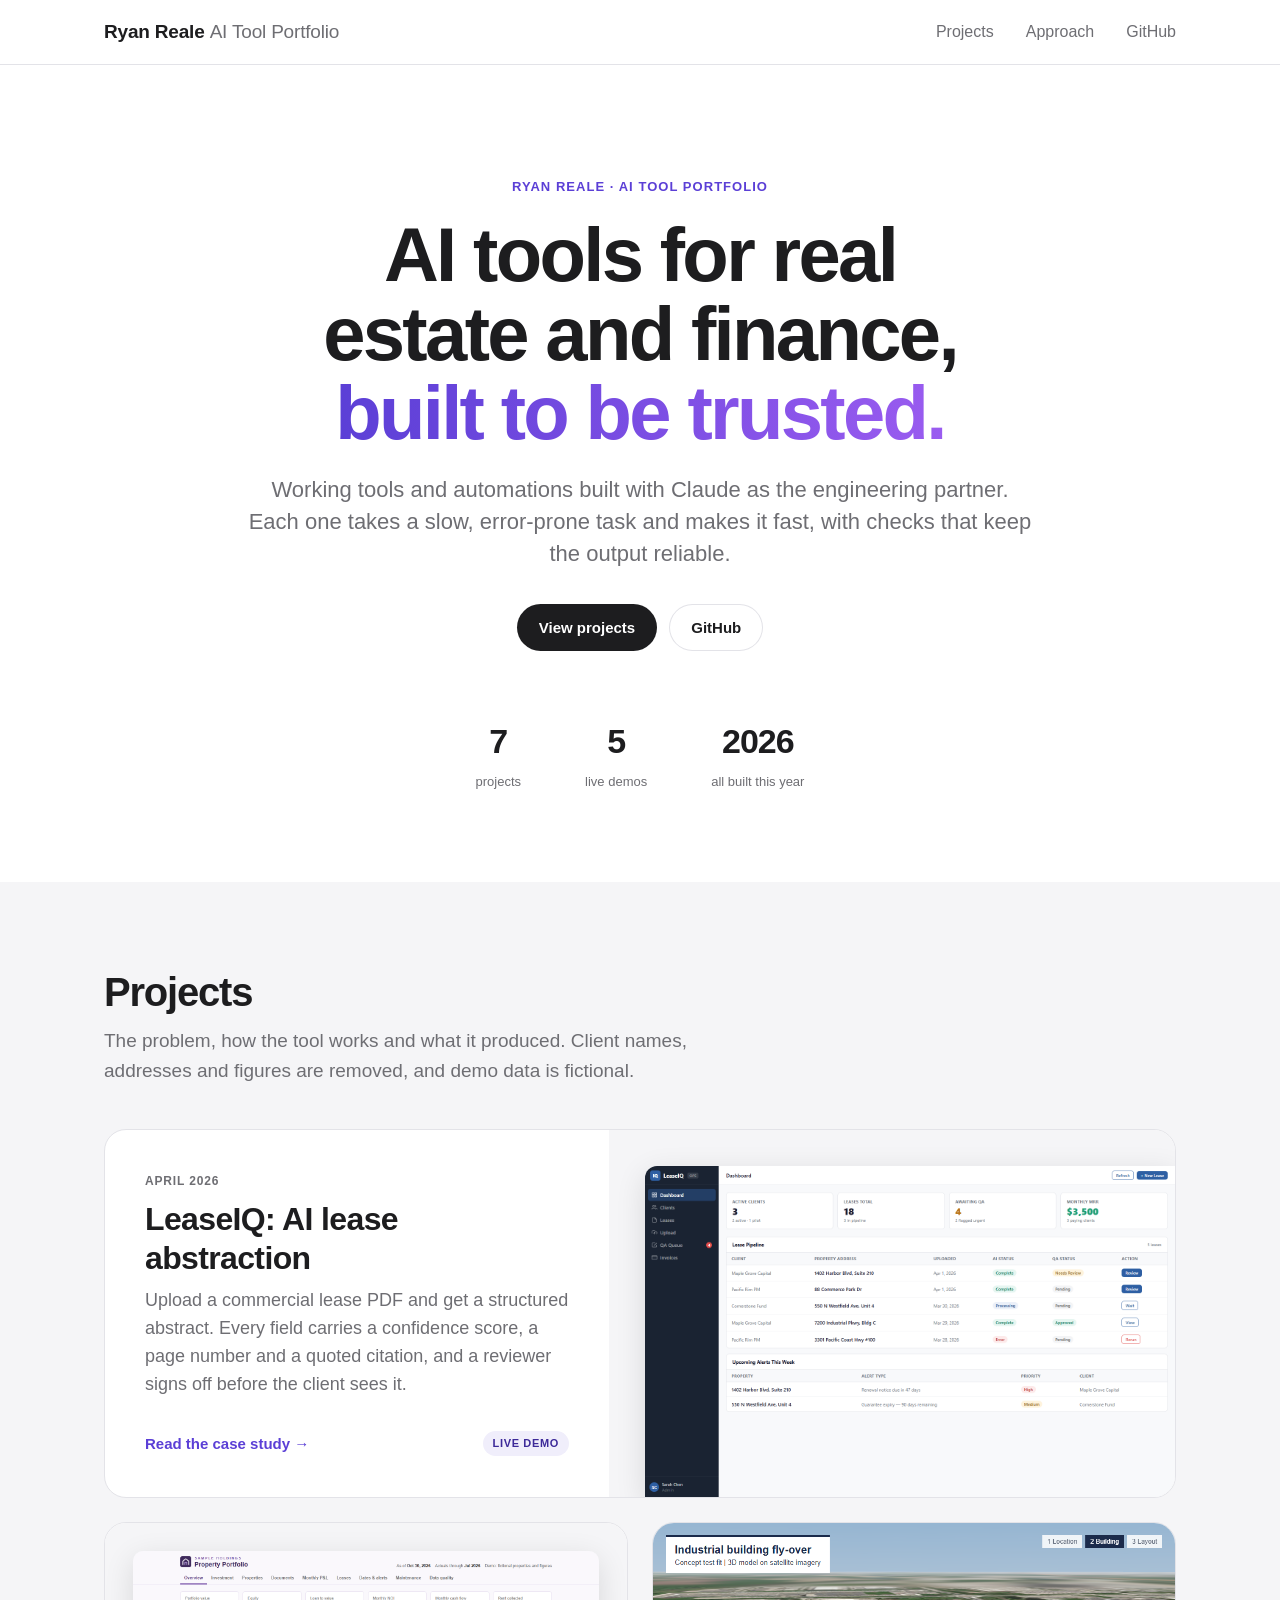
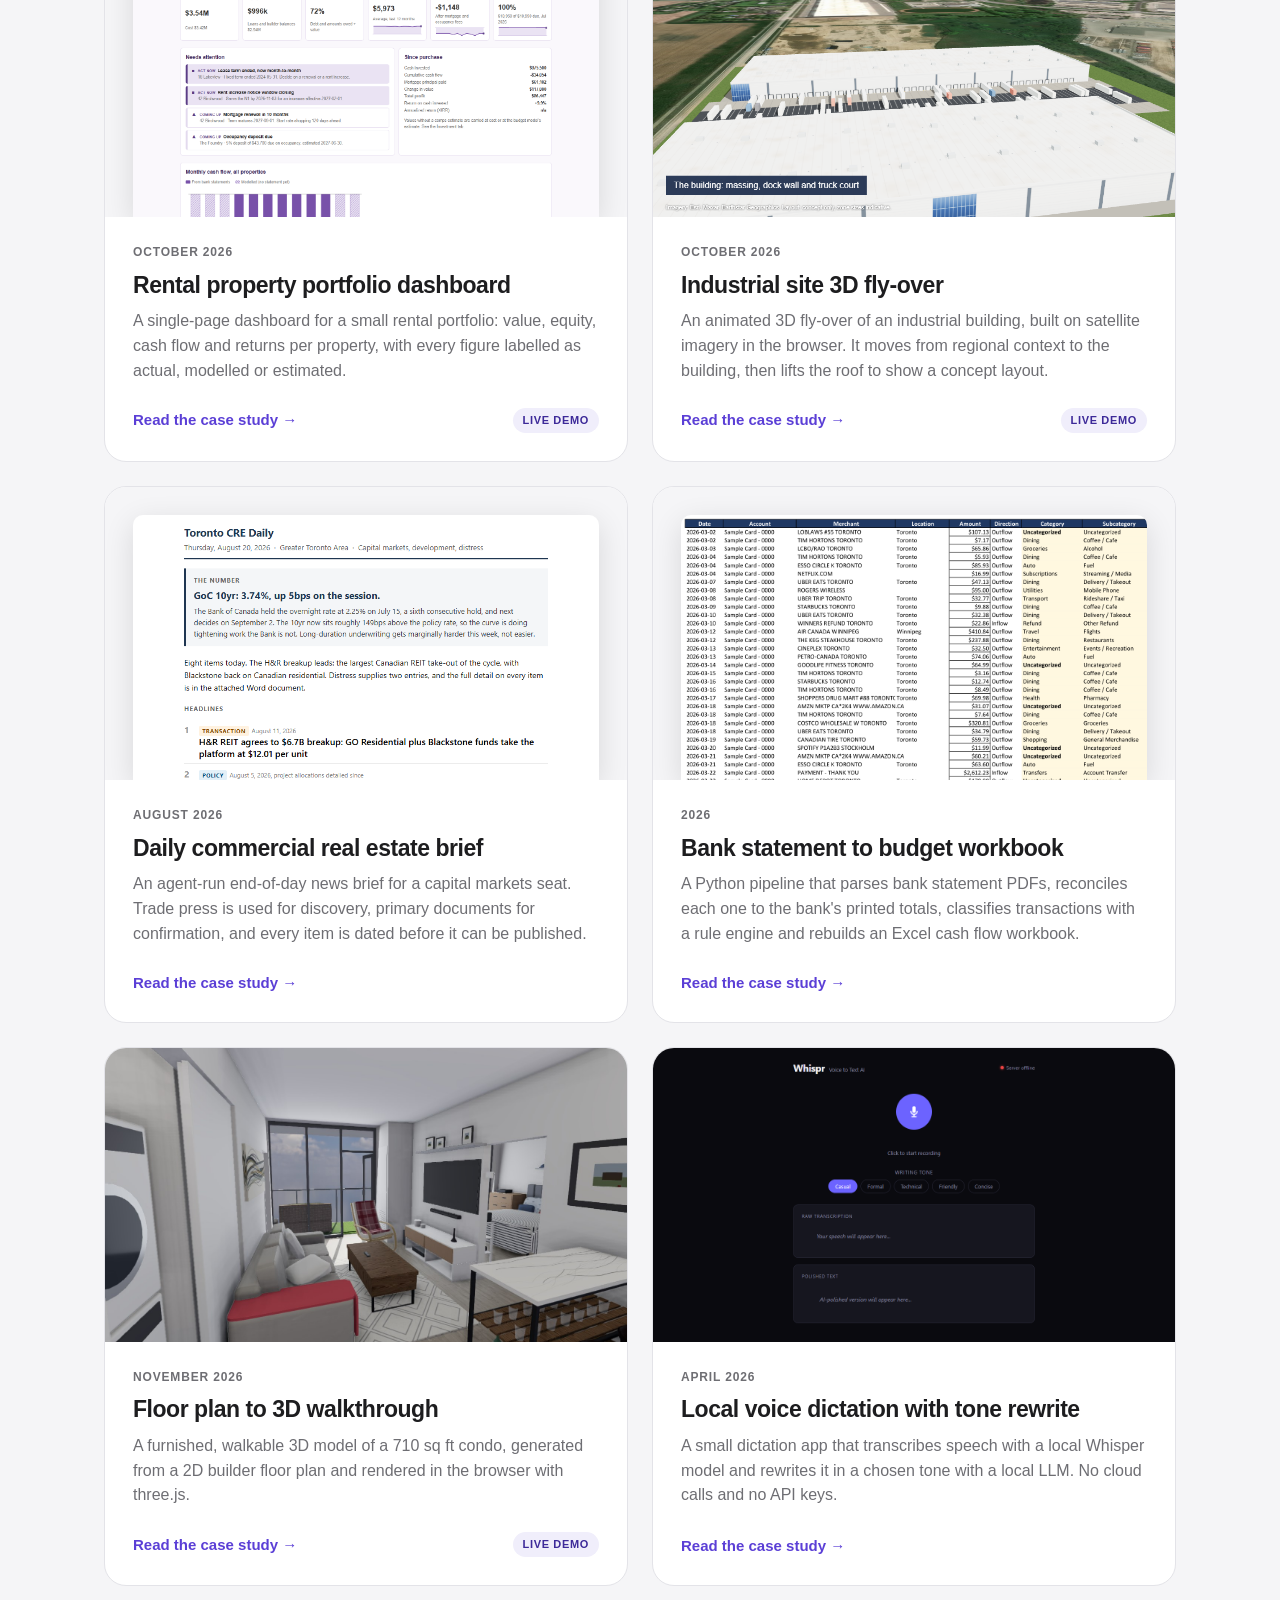
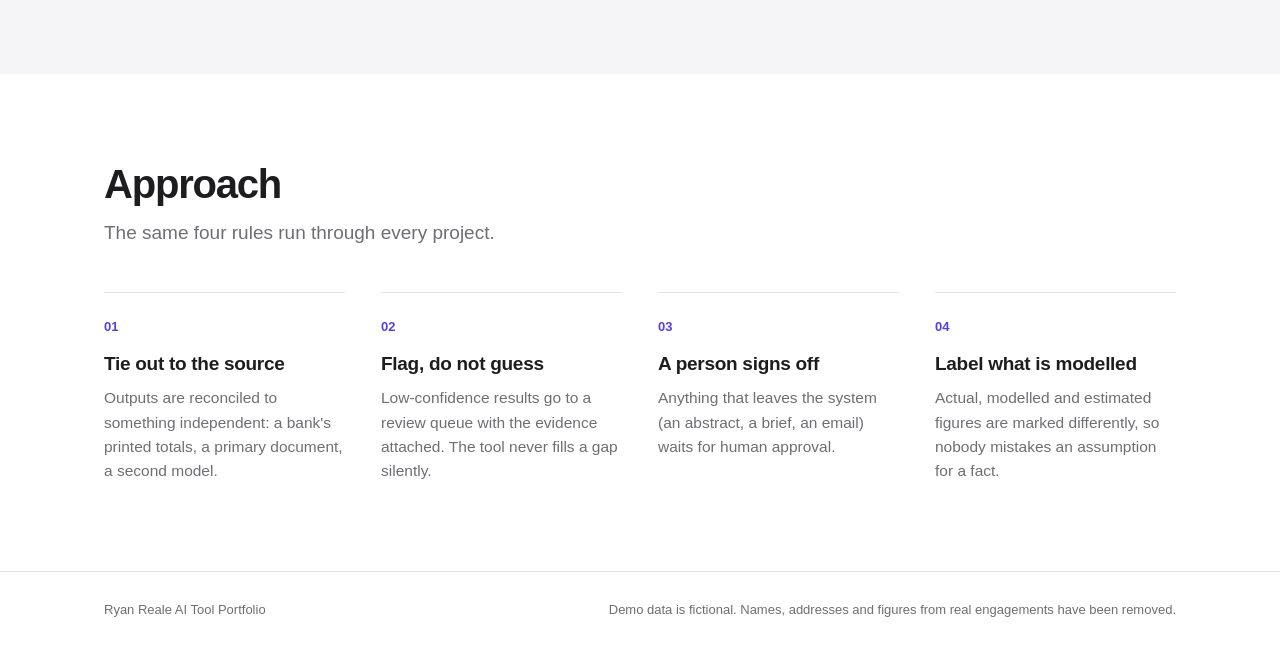
<file: index.html>
<!doctype html>
<html lang="en">
<head>
<meta charset="utf-8">
<meta name="viewport" content="width=device-width, initial-scale=1">
<title>Ryan Reale AI Tool Portfolio</title>
<meta name="description" content="Ryan Reale AI Tool Portfolio: AI tools and automations for commercial real estate and finance workflows.">
<meta name="color-scheme" content="light dark">
<link rel="stylesheet" href="assets/style.css">
</head>
<body>
<header class="top"><div class="wrap">
<a class="brand" href="index.html">Ryan Reale <span>AI Tool Portfolio</span></a>
<nav><a href="index.html#projects">Projects</a><a href="index.html#approach">Approach</a><a href="https://github.com/RSR71">GitHub</a></nav>
</div></header>

<div class="hero"><div class="wrap">
<p class="eyebrow">Ryan Reale &middot; AI Tool Portfolio</p>
<h1>AI tools for real estate and finance, <span class="grad">built to be trusted.</span></h1>
<p class="lead">Working tools and automations built with Claude as the engineering partner. Each one takes a slow, error-prone task and makes it fast, with checks that keep the output reliable.</p>
<div class="btns"><a class="btn" href="#projects">View projects</a><a class="btn alt" href="https://github.com/RSR71">GitHub</a></div>
<div class="stats">
<div class="stat"><b>7</b><span>projects</span></div>
<div class="stat"><b>5</b><span>live demos</span></div>
<div class="stat"><b>2026</b><span>all built this year</span></div>
</div>
</div></div>
<section id="projects" class="band"><div class="wrap">
<div class="sec-head"><h2>Projects</h2>
<p class="sub">The problem, how the tool works and what it produced. Client names, addresses and figures are removed, and demo data is fictional.</p></div>
<div class="grid"><a class="card rise feature" href="projects/leaseiq.html"><div class="thumb"><img src="assets/img/leaseiq-ops.png" alt="" loading="lazy"></div><div class="body"><span class="when">April 2026</span><h3>LeaseIQ: AI lease abstraction</h3><p>Upload a commercial lease PDF and get a structured abstract. Every field carries a confidence score, a page number and a quoted citation, and a reviewer signs off before the client sees it.</p><div class="more"><span>Read the case study <i>&rarr;</i></span><span class="live">Live demo</span></div></div></a><a class="card rise" href="projects/property-portfolio.html"><div class="thumb"><img src="assets/img/property-portfolio.png" alt="" loading="lazy"></div><div class="body"><span class="when">October 2026</span><h3>Rental property portfolio dashboard</h3><p>A single-page dashboard for a small rental portfolio: value, equity, cash flow and returns per property, with every figure labelled as actual, modelled or estimated.</p><div class="more"><span>Read the case study <i>&rarr;</i></span><span class="live">Live demo</span></div></div></a><a class="card rise" href="projects/flyover.html"><div class="thumb full"><img src="assets/img/flyover-building.png" alt="" loading="lazy"></div><div class="body"><span class="when">October 2026</span><h3>Industrial site 3D fly-over</h3><p>An animated 3D fly-over of an industrial building, built on satellite imagery in the browser. It moves from regional context to the building, then lifts the roof to show a concept layout.</p><div class="more"><span>Read the case study <i>&rarr;</i></span><span class="live">Live demo</span></div></div></a><a class="card rise" href="projects/cre-brief.html"><div class="thumb"><img src="assets/img/cre-brief.png" alt="" loading="lazy"></div><div class="body"><span class="when">August 2026</span><h3>Daily commercial real estate brief</h3><p>An agent-run end-of-day news brief for a capital markets seat. Trade press is used for discovery, primary documents for confirmation, and every item is dated before it can be published.</p><div class="more"><span>Read the case study <i>&rarr;</i></span></div></div></a><a class="card rise" href="projects/statement-pipeline.html"><div class="thumb"><img src="assets/img/statement-pipeline.png" alt="" loading="lazy"></div><div class="body"><span class="when">2026</span><h3>Bank statement to budget workbook</h3><p>A Python pipeline that parses bank statement PDFs, reconciles each one to the bank's printed totals, classifies transactions with a rule engine and rebuilds an Excel cash flow workbook.</p><div class="more"><span>Read the case study <i>&rarr;</i></span></div></div></a><a class="card rise" href="projects/condo-tour.html"><div class="thumb full"><img src="assets/img/condo/living_room_from_kitchen.jpg" alt="" loading="lazy"></div><div class="body"><span class="when">November 2026</span><h3>Floor plan to 3D walkthrough</h3><p>A furnished, walkable 3D model of a 710 sq ft condo, generated from a 2D builder floor plan and rendered in the browser with three.js.</p><div class="more"><span>Read the case study <i>&rarr;</i></span><span class="live">Live demo</span></div></div></a><a class="card rise" href="projects/dictation.html"><div class="thumb full"><img src="assets/img/dictation.png" alt="" loading="lazy"></div><div class="body"><span class="when">April 2026</span><h3>Local voice dictation with tone rewrite</h3><p>A small dictation app that transcribes speech with a local Whisper model and rewrites it in a chosen tone with a local LLM. No cloud calls and no API keys.</p><div class="more"><span>Read the case study <i>&rarr;</i></span></div></div></a></div>
</div></section>
<section id="approach"><div class="wrap">
<div class="sec-head"><h2>Approach</h2>
<p class="sub">The same four rules run through every project.</p></div>
<div class="principles">
<div class="rise"><span class="n">01</span><h3>Tie out to the source</h3><p>Outputs are reconciled to something independent: a bank's printed totals, a primary document, a second model.</p></div>
<div class="rise"><span class="n">02</span><h3>Flag, do not guess</h3><p>Low-confidence results go to a review queue with the evidence attached. The tool never fills a gap silently.</p></div>
<div class="rise"><span class="n">03</span><h3>A person signs off</h3><p>Anything that leaves the system (an abstract, a brief, an email) waits for human approval.</p></div>
<div class="rise"><span class="n">04</span><h3>Label what is modelled</h3><p>Actual, modelled and estimated figures are marked differently, so nobody mistakes an assumption for a fact.</p></div>
</div>
</div></section>

<footer><div class="wrap"><span>Ryan Reale AI Tool Portfolio</span><span>Demo data is fictional. Names, addresses and figures from real engagements have been removed.</span></div></footer>
<script>
(function(){var els=document.querySelectorAll('.rise');if(!('IntersectionObserver' in window)){els.forEach(function(e){e.classList.add('in')});return}
var io=new IntersectionObserver(function(es){es.forEach(function(e){if(e.isIntersecting){e.target.classList.add('in');io.unobserve(e.target)}})},{rootMargin:'0px 0px -8% 0px'});
els.forEach(function(e,i){e.style.transitionDelay=(Math.min(i%4,3)*60)+'ms';io.observe(e)})})();
</script>
</body>
</html>
</file>
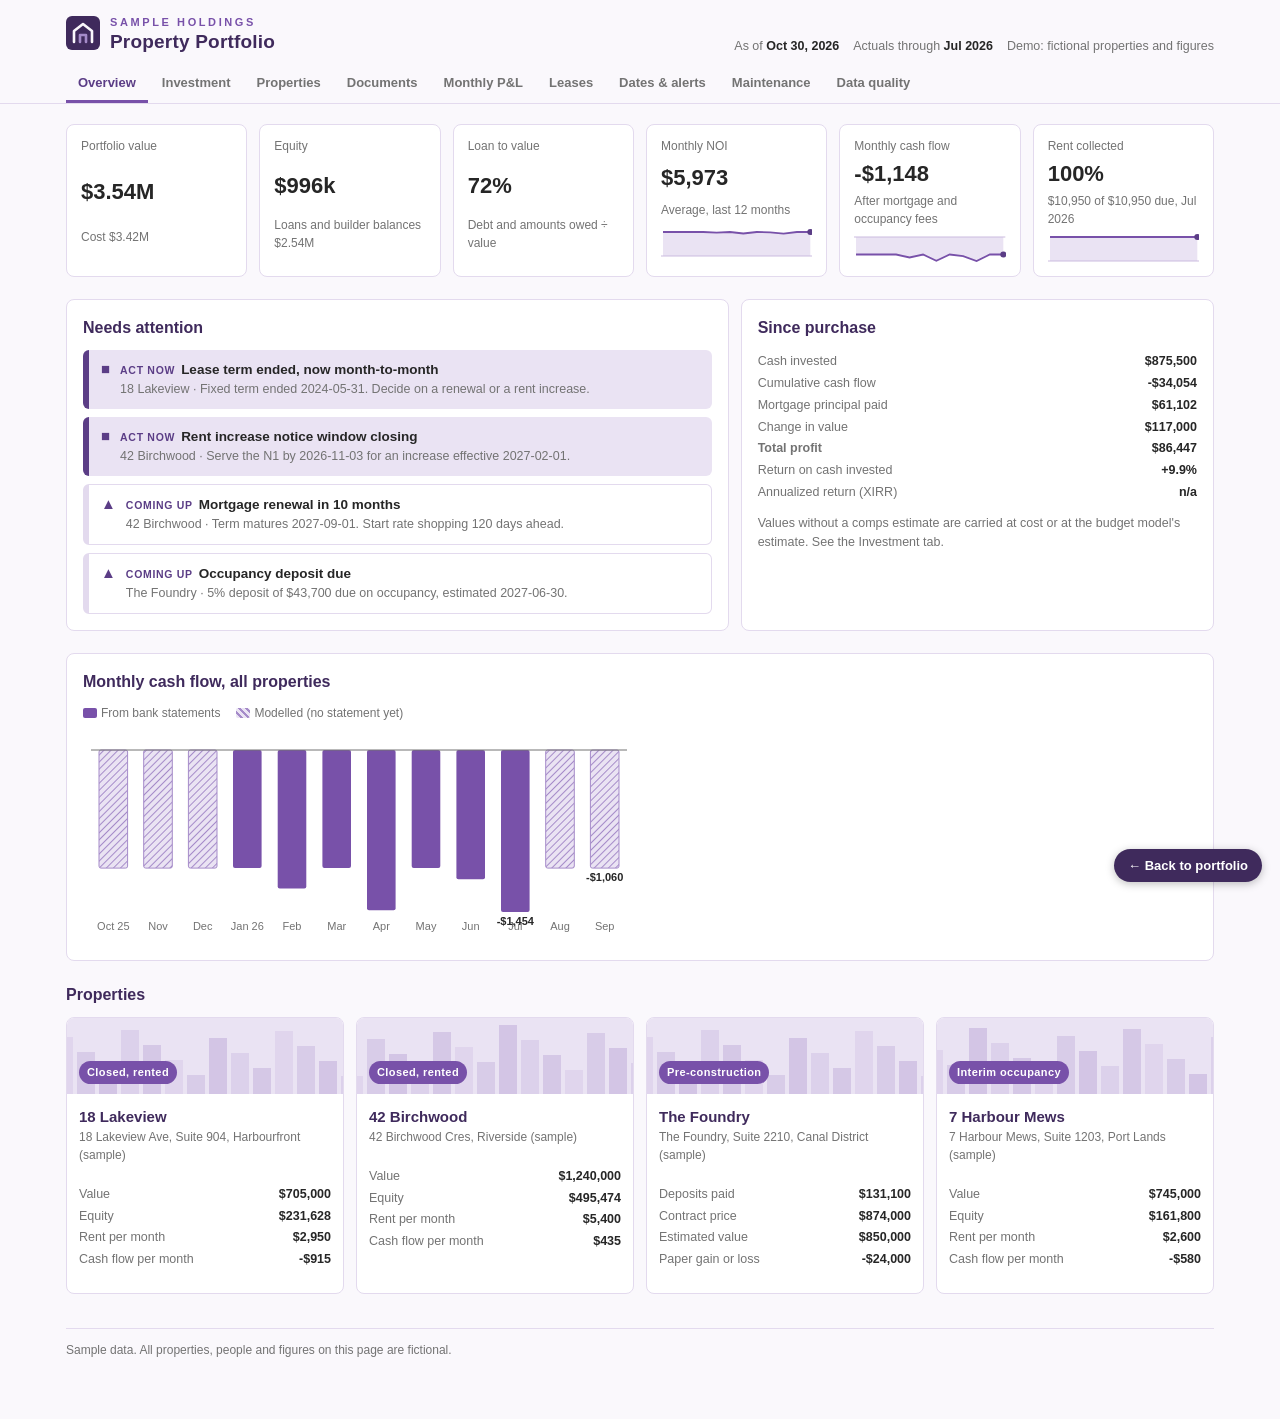
<file: demos/property-portfolio/index.html>
<!doctype html>
<html lang="en"><head><meta charset="utf-8"><meta name="viewport" content="width=device-width, initial-scale=1">
<title>Property Portfolio Dashboard (sample data)</title>
<style>
/* Layout: sticky ledger header + tab rail; summary tiles, then attention list, then detail.
   Light only, by choice: Arial, single purple ramp, no gridlines, no hue for good/bad. */
:root{
  --bg:#FAF8FC; --surface:#FFFFFF; --ink:#262626; --muted:#737373; --line:#E3DAEE;
  --p1:#3F2A5C; --p2:#5B3D86; --p3:#7851A9; --p4:#A58BC9; --p5:#CBBBE0; --p6:#EAE3F3;
  --on-accent:#FFFFFF; --font:Arial,Helvetica,sans-serif; color-scheme:light;
}
*{box-sizing:border-box}
body{background:var(--bg);color:var(--ink);font:14px/1.5 var(--font);margin:0}
.wrap{max-width:1180px;margin:0 auto;padding-left:max(16px,env(safe-area-inset-left,0px));
  padding-right:max(16px,env(safe-area-inset-right,0px));padding-block:0 48px}
header.top{position:sticky;top:env(safe-area-inset-top,0px);z-index:5;background:var(--bg);
  border-bottom:1px solid var(--line)}
.top .wrap{padding-block:14px 0}
.brand{display:flex;flex-wrap:wrap;align-items:baseline;gap:6px 16px;justify-content:space-between}
h1{font-size:19px;margin:0;line-height:1.15;color:var(--p1);letter-spacing:.2px;text-wrap:balance}
.mark{display:flex;align-items:center;gap:10px}
.firm{font-size:11px;font-weight:700;letter-spacing:2.6px;color:var(--p3)}
.meta{color:var(--muted);font-size:12.5px;display:flex;gap:6px 14px;flex-wrap:wrap}
.meta b{color:var(--ink);font-weight:600}
nav.tabs{display:flex;gap:2px;overflow-x:auto;margin-top:10px;scrollbar-width:none}
nav.tabs::-webkit-scrollbar{display:none}
nav.tabs button{font:600 13px var(--font);background:none;border:0;color:var(--muted);
  padding:9px 12px 10px;border-bottom:3px solid transparent;cursor:pointer;white-space:nowrap}
nav.tabs button[aria-selected="true"]{color:var(--p2);border-bottom-color:var(--p3)}
nav.tabs button:hover{color:var(--ink)}
button:focus-visible,a:focus-visible,select:focus-visible{outline:2px solid var(--p3);outline-offset:2px}
section.view{display:grid;gap:22px;padding-top:20px}
h2{font-size:16px;margin:0 0 10px;color:var(--p1)}
h3{font-size:13px;margin:0 0 8px;color:var(--muted);text-transform:uppercase;letter-spacing:.6px}
.note{color:var(--muted);font-size:12.5px;margin:0;max-width:75ch}
.grid{display:grid;gap:12px}
.tiles{grid-template-columns:repeat(auto-fit,minmax(170px,1fr))}
.tile{background:var(--surface);border:1px solid var(--line);border-radius:8px;padding:12px 14px;
  display:grid;gap:2px;min-width:0}
.tile .k{font-size:12px;color:var(--muted)}
.tile .v{font-size:22px;font-weight:700;font-variant-numeric:tabular-nums;color:var(--ink)}
.tile .d{font-size:12px;color:var(--muted);font-variant-numeric:tabular-nums}
.tile svg{display:block;margin-top:4px}
.panel{background:var(--surface);border:1px solid var(--line);border-radius:8px;padding:16px;min-width:0}
.two{grid-template-columns:minmax(0,1.4fr) minmax(0,1fr)}
@media (max-width:820px){.two{grid-template-columns:minmax(0,1fr)}}
/* alerts: severity encoded by stripe weight + glyph + word, never by hue */
.alerts{display:grid;gap:8px}
.alert{display:grid;grid-template-columns:auto 1fr;gap:10px;padding:10px 12px;border-radius:6px;
  background:var(--p6);border-left:6px solid var(--p2)}
.alert.upcoming{border-left:6px double var(--p3);background:transparent;border:1px solid var(--line);border-left-width:6px}
.alert.info{border-left:2px solid var(--p4);background:transparent;border-top:0;border-right:0;border-bottom:0}
.alert .g{font-size:15px;line-height:1.2;color:var(--p2)}
.alert .t{font-weight:700;font-size:13.5px}
.alert .s{font-size:12.5px;color:var(--muted)}
.alert .w{font-size:10.5px;font-weight:700;letter-spacing:.7px;text-transform:uppercase;color:var(--p2);margin-right:6px}
/* property cards */
.cards{grid-template-columns:repeat(auto-fit,minmax(250px,1fr))}
.card{background:var(--surface);border:1px solid var(--line);border-radius:8px;overflow:hidden;
  display:grid;grid-template-rows:auto 1fr;cursor:pointer;text-align:left;font:inherit;color:inherit;padding:0}
.card:hover{border-color:var(--p4)}
.card .ph{height:76px;background:var(--p6);position:relative;display:flex;align-items:flex-end;padding:10px 12px}
.card .ph svg{position:absolute;inset:0;width:100%;height:100%}
.card .ph .st{position:relative}
.card .body{padding:12px;display:grid;gap:8px;align-content:start}
.card .name{font-weight:700;font-size:15px;color:var(--p1)}
.card .addr{font-size:12px;color:var(--muted)}
.kv{display:grid;grid-template-columns:1fr auto;gap:3px 12px;font-size:12.5px;font-variant-numeric:tabular-nums}
.kv dt{color:var(--muted)} .kv dd{margin:0;text-align:right;font-weight:600}
.chip{display:inline-flex;align-items:center;gap:5px;font-size:11px;font-weight:700;letter-spacing:.4px;
  padding:3px 8px;border-radius:999px;background:var(--p3);color:var(--on-accent);white-space:nowrap}
.chip.soft{background:var(--surface);color:var(--p2);border:1px solid var(--p4)}
.badge{display:inline-block;font-size:10.5px;font-weight:700;letter-spacing:.4px;padding:1px 6px;border-radius:4px;
  text-transform:uppercase;vertical-align:1px}
.b-actual{background:var(--p3);color:var(--on-accent)}
.b-modelled{border:1px dashed var(--p3);color:var(--p2)}
.b-estimate{border:1px dotted var(--p3);color:var(--p2)}
.b-confirmed{border:1px solid var(--p4);color:var(--p2)}
/* tables: purple header, light rules, no grid */
.tw{overflow-x:auto;max-width:100%}
table{border-collapse:collapse;width:100%;font-size:12.5px;font-variant-numeric:tabular-nums}
th{background:var(--p3);color:var(--on-accent);text-align:right;font-weight:700;padding:7px 10px;white-space:nowrap}
th:first-child,td:first-child{text-align:left}
td{padding:6px 10px;border-bottom:1px solid var(--line);text-align:right;white-space:nowrap}
td.l,th.l{text-align:left;white-space:normal}
tr.total td{font-weight:700;border-top:2px solid var(--p3);border-bottom:0}
tr.sub td{color:var(--muted)}
td.mod{font-style:italic;color:var(--muted)}
.selector{display:flex;flex-wrap:wrap;gap:8px}
.selector button{font:600 13px var(--font);padding:7px 12px;border-radius:999px;border:1px solid var(--p4);
  background:var(--surface);color:var(--p2);cursor:pointer}
.selector button[aria-pressed="true"]{background:var(--p3);color:var(--on-accent);border-color:var(--p3)}
.legend{display:flex;flex-wrap:wrap;gap:6px 16px;font-size:12px;color:var(--muted);align-items:center}
.sw{display:inline-block;width:14px;height:10px;border-radius:2px;vertical-align:-1px;margin-right:4px}
.chart text{fill:var(--muted);font:11px var(--font)}
.chart .lbl{fill:var(--ink);font-weight:700}
.empty{color:var(--muted);font-size:13px;padding:14px;border:1px dashed var(--line);border-radius:6px}
.cal{display:grid;gap:0}
.cal .row{display:grid;grid-template-columns:110px 1fr;gap:12px;padding:10px 0;border-bottom:1px solid var(--line)}
.cal .dt{font-weight:700;font-variant-numeric:tabular-nums;color:var(--p2)}
.cal .past .dt{color:var(--muted);font-weight:400}
.foot{color:var(--muted);font-size:12px;border-top:1px solid var(--line);padding-top:12px}
@media (max-width:520px){.tile .v{font-size:19px}.cal .row{grid-template-columns:1fr;gap:2px}}
@media (prefers-reduced-motion:no-preference){.view{animation:fade .18s ease-out}
  @keyframes fade{from{opacity:.4}to{opacity:1}}}
</style>

<header class="top"><div class="wrap">
  <div class="brand">
    <div class="mark">
      <svg width="34" height="34" viewBox="0 0 34 34" aria-hidden="true"><rect width="34" height="34" rx="6" fill="var(--p1)"/>
        <path d="M8 26V15l9-7 9 7v11" fill="none" stroke="var(--bg)" stroke-width="2.6" stroke-linecap="round" stroke-linejoin="round"/>
        <path d="M14 26v-7h6v7" fill="none" stroke="var(--p4)" stroke-width="2.6" stroke-linecap="round" stroke-linejoin="round"/></svg>
      <div><div class="firm">SAMPLE HOLDINGS</div><h1>Property Portfolio</h1></div>
    </div>
    <div class="meta" id="meta"></div>
  </div>
  <nav class="tabs" role="tablist" id="tabs"></nav>
</div></header>
<main class="wrap" id="app"></main>

<script>
const DATA={"generated": "2026-10-30 13:28", "as_of": "2026-10-30", "through": "2026-09", "actuals_through": "2026-07", "properties": [{"id": "lakeview", "label": "18 Lakeview", "address": "18 Lakeview Ave, Suite 904, Harbourfront (sample)", "status": "closed", "share": 1.0, "facts": {"purchase_price": 640000.0, "possession_date": "2023-05-10", "aps_date": "", "lender": "Northbank", "mortgage_original": 512000.0, "mortgage_rate": 0.0479, "mortgage_term": "60-mo term / 25-yr amort", "mortgage_payment": 2916.91, "amortization_years": 25, "renewal_date": "2028-05-01", "condo_fee_monthly": 649.9, "property_tax_monthly": 298.5, "insurance_monthly": null, "occupancy_fee_monthly": null, "monthly_rent": 2950, "tenant": "A. Sample & B. Example", "lease_start": "2023-06-01", "lease_end": "", "deposit_held": null, "rent_controlled": false, "first_occupancy_date": "", "outside_occupancy_date": null, "bedrooms": "1+1", "placeholder": false, "closing_costs": 14850.0}, "summary": {"stage": "closed", "price": 640000.0, "value": 705000.0, "valuation": {"date": "2026-10-20", "low": 670000.0, "high": 740000.0, "method": "sample comps: recent sales in the building and current asking prices", "confidence": "medium", "kind": "estimate"}, "deposits_paid": 0.0, "closing_costs": 14850.0, "capex": 2950.0, "invested": 145800.0, "loan_original": 512000.0, "balance": 473371.96198899153, "equity": 231628.03801100847, "ltv": 0.6714495914737468, "appreciation": 65000.0, "appreciation_pct": 0.1015625, "cum_cash_flow": -36144.829999999994, "principal_paid": 38628.038011008524, "total_profit": 49683.20801100848, "roi": 0.3407627435597289, "xirr": 0.07976005220509796, "noi_annual": 23775.77, "cash_flow_annual": -11227.15, "rent_annual": 35400.0, "cap_rate": 0.03372449645390071, "cap_rate_cost": 0.037149640625, "cash_on_cash": -0.07700377229080932, "dscr": 0.6792510453413602, "expense_ratio": 0.3283680790960452, "gross_yield": 0.05021276595744681, "months_owned": 40, "months_actual": 7, "months_modelled": 33, "closing_costs_known": true, "closing_costs_modelled": false}, "months": [{"month": "2023-06", "source": "modelled", "rent_due": 2950.0, "modelled_lines": [], "rent": 2950.0, "opex": {"Condo fees": 612.4, "Property tax": 298.5}, "opex_total": 910.9, "interest": 2023.6321049828803, "principal": 893.2778950171196, "balance": 511106.7221049829, "debt": 2916.91, "noi": 2039.1, "cash_flow": -877.81}, {"month": "2023-07", "source": "modelled", "rent_due": 2950.0, "modelled_lines": [], "rent": 2950.0, "opex": {"Condo fees": 612.4, "Property tax": 298.5}, "opex_total": 910.9, "interest": 2020.1015076644658, "principal": 896.8084923355341, "balance": 510209.91361264733, "debt": 2916.91, "noi": 2039.1, "cash_flow": -877.81}, {"month": "2023-08", "source": "modelled", "rent_due": 2950.0, "modelled_lines": [], "rent": 2950.0, "opex": {"Condo fees": 612.4, "Property tax": 298.5}, "opex_total": 910.9, "interest": 2016.55695599042, "principal": 900.3530440095799, "balance": 509309.56056863774, "debt": 2916.91, "noi": 2039.1, "cash_flow": -877.81}, {"month": "2023-09", "source": "modelled", "rent_due": 2950.0, "modelled_lines": [], "rent": 2950.0, "opex": {"Condo fees": 612.4, "Property tax": 298.5}, "opex_total": 910.9, "interest": 2012.9983948074573, "principal": 903.9116051925425, "balance": 508405.6489634452, "debt": 2916.91, "noi": 2039.1, "cash_flow": -877.81}, {"month": "2023-10", "source": "modelled", "rent_due": 2950.0, "modelled_lines": [], "rent": 2950.0, "opex": {"Condo fees": 612.4, "Property tax": 298.5}, "opex_total": 910.9, "interest": 2009.4257687443046, "principal": 907.4842312556952, "balance": 507498.1647321895, "debt": 2916.91, "noi": 2039.1, "cash_flow": -877.81}, {"month": "2023-11", "source": "modelled", "rent_due": 2950.0, "modelled_lines": [], "rent": 2950.0, "opex": {"Condo fees": 612.4, "Property tax": 298.5}, "opex_total": 910.9, "interest": 2005.8390222108383, "principal": 911.0709777891616, "balance": 506587.0937544003, "debt": 2916.91, "noi": 2039.1, "cash_flow": -877.81}, {"month": "2023-12", "source": "modelled", "rent_due": 2950.0, "modelled_lines": [], "rent": 2950.0, "opex": {"Condo fees": 612.4, "Property tax": 298.5}, "opex_total": 910.9, "interest": 2002.2380993972204, "principal": 914.6719006027795, "balance": 505672.42185379757, "debt": 2916.91, "noi": 2039.1, "cash_flow": -877.81}, {"month": "2024-01", "source": "modelled", "rent_due": 2950.0, "modelled_lines": [], "rent": 2950.0, "opex": {"Condo fees": 612.4, "Property tax": 298.5}, "opex_total": 910.9, "interest": 1998.62294427303, "principal": 918.2870557269698, "balance": 504754.1347980706, "debt": 2916.91, "noi": 2039.1, "cash_flow": -877.81}, {"month": "2024-02", "source": "modelled", "rent_due": 2950.0, "modelled_lines": [], "rent": 2950.0, "opex": {"Condo fees": 612.4, "Property tax": 298.5}, "opex_total": 910.9, "interest": 1994.9935005863908, "principal": 921.916499413609, "balance": 503832.218298657, "debt": 2916.91, "noi": 2039.1, "cash_flow": -877.81}, {"month": "2024-03", "source": "modelled", "rent_due": 2950.0, "modelled_lines": [], "rent": 2950.0, "opex": {"Condo fees": 612.4, "Property tax": 298.5}, "opex_total": 910.9, "interest": 1991.3497118630962, "principal": 925.5602881369036, "balance": 502906.6580105201, "debt": 2916.91, "noi": 2039.1, "cash_flow": -877.81}, {"month": "2024-04", "source": "modelled", "rent_due": 2950.0, "modelled_lines": [], "rent": 2950.0, "opex": {"Condo fees": 612.4, "Property tax": 298.5}, "opex_total": 910.9, "interest": 1987.691521405731, "principal": 929.2184785942688, "balance": 501977.43953192583, "debt": 2916.91, "noi": 2039.1, "cash_flow": -877.81}, {"month": "2024-05", "source": "modelled", "rent_due": 2950.0, "modelled_lines": [], "rent": 2950.0, "opex": {"Condo fees": 612.4, "Property tax": 298.5}, "opex_total": 910.9, "interest": 1984.0188722927883, "principal": 932.8911277072116, "balance": 501044.5484042186, "debt": 2916.91, "noi": 2039.1, "cash_flow": -877.81}, {"month": "2024-06", "source": "modelled", "rent_due": 2950.0, "modelled_lines": [], "rent": 2950.0, "opex": {"Condo fees": 628.15, "Property tax": 298.5}, "opex_total": 926.65, "interest": 1980.3317073777844, "principal": 936.5782926222155, "balance": 500107.9701115964, "debt": 2916.91, "noi": 2023.35, "cash_flow": -893.56}, {"month": "2024-07", "source": "modelled", "rent_due": 2950.0, "modelled_lines": [], "rent": 2950.0, "opex": {"Condo fees": 628.15, "Property tax": 298.5}, "opex_total": 926.65, "interest": 1976.6299692883695, "principal": 940.2800307116304, "balance": 499167.6900808848, "debt": 2916.91, "noi": 2023.35, "cash_flow": -893.56}, {"month": "2024-08", "source": "modelled", "rent_due": 2950.0, "modelled_lines": [], "rent": 2950.0, "opex": {"Condo fees": 628.15, "Property tax": 298.5}, "opex_total": 926.65, "interest": 1972.9136004254353, "principal": 943.9963995745645, "balance": 498223.6936813102, "debt": 2916.91, "noi": 2023.35, "cash_flow": -893.56}, {"month": "2024-09", "source": "modelled", "rent_due": 2950.0, "modelled_lines": [], "rent": 2950.0, "opex": {"Condo fees": 628.15, "Property tax": 298.5}, "opex_total": 926.65, "interest": 1969.182542962218, "principal": 947.727457037782, "balance": 497275.96622427244, "debt": 2916.91, "noi": 2023.35, "cash_flow": -893.56}, {"month": "2024-10", "source": "modelled", "rent_due": 2950.0, "modelled_lines": [], "rent": 2950.0, "opex": {"Condo fees": 628.15, "Property tax": 298.5}, "opex_total": 926.65, "interest": 1965.4367388433986, "principal": 951.4732611566012, "balance": 496324.49296311586, "debt": 2916.91, "noi": 2023.35, "cash_flow": -893.56}, {"month": "2024-11", "source": "modelled", "rent_due": 2950.0, "modelled_lines": [], "rent": 2950.0, "opex": {"Condo fees": 628.15, "Property tax": 298.5}, "opex_total": 926.65, "interest": 1961.676129784201, "principal": 955.2338702157988, "balance": 495369.2590929001, "debt": 2916.91, "noi": 2023.35, "cash_flow": -893.56}, {"month": "2024-12", "source": "modelled", "rent_due": 2950.0, "modelled_lines": [], "rent": 2950.0, "opex": {"Condo fees": 628.15, "Property tax": 298.5}, "opex_total": 926.65, "interest": 1957.9006572694827, "principal": 959.0093427305171, "balance": 494410.2497501696, "debt": 2916.91, "noi": 2023.35, "cash_flow": -893.56}, {"month": "2025-01", "source": "modelled", "rent_due": 2950.0, "modelled_lines": [], "rent": 2950.0, "opex": {"Condo fees": 628.15, "Property tax": 298.5}, "opex_total": 926.65, "interest": 1954.1102625528265, "principal": 962.7997374471734, "balance": 493447.4500127224, "debt": 2916.91, "noi": 2023.35, "cash_flow": -893.56}, {"month": "2025-02", "source": "modelled", "rent_due": 2950.0, "modelled_lines": [], "rent": 2950.0, "opex": {"Condo fees": 628.15, "Property tax": 298.5}, "opex_total": 926.65, "interest": 1950.304886655625, "principal": 966.6051133443748, "balance": 492480.844899378, "debt": 2916.91, "noi": 2023.35, "cash_flow": -893.56}, {"month": "2025-03", "source": "modelled", "rent_due": 2950.0, "modelled_lines": [], "rent": 2950.0, "opex": {"Condo fees": 628.15, "Property tax": 298.5}, "opex_total": 926.65, "interest": 1946.4844703661636, "principal": 970.4255296338363, "balance": 491510.4193697442, "debt": 2916.91, "noi": 2023.35, "cash_flow": -893.56}, {"month": "2025-04", "source": "modelled", "rent_due": 2950.0, "modelled_lines": [], "rent": 2950.0, "opex": {"Condo fees": 628.15, "Property tax": 298.5}, "opex_total": 926.65, "interest": 1942.6489542386987, "principal": 974.2610457613011, "balance": 490536.1583239829, "debt": 2916.91, "noi": 2023.35, "cash_flow": -893.56}, {"month": "2025-05", "source": "modelled", "rent_due": 2950.0, "modelled_lines": [], "rent": 2950.0, "opex": {"Condo fees": 628.15, "Property tax": 298.5}, "opex_total": 926.65, "interest": 1938.798278592533, "principal": 978.1117214074668, "balance": 489558.04660257546, "debt": 2916.91, "noi": 2023.35, "cash_flow": -893.56}, {"month": "2025-06", "source": "modelled", "rent_due": 2950.0, "modelled_lines": [], "rent": 2950.0, "opex": {"Condo fees": 649.9, "Property tax": 298.5}, "opex_total": 948.4, "interest": 1934.9323835110874, "principal": 981.9776164889124, "balance": 488576.0689860865, "debt": 2916.91, "noi": 2001.6, "cash_flow": -915.31}, {"month": "2025-07", "source": "modelled", "rent_due": 2950.0, "modelled_lines": [], "rent": 2950.0, "opex": {"Condo fees": 649.9, "Property tax": 298.5}, "opex_total": 948.4, "interest": 1931.051208840967, "principal": 985.8587911590328, "balance": 487590.21019492747, "debt": 2916.91, "noi": 2001.6, "cash_flow": -915.31}, {"month": "2025-08", "source": "modelled", "rent_due": 2950.0, "modelled_lines": [], "rent": 2950.0, "opex": {"Condo fees": 649.9, "Property tax": 298.5}, "opex_total": 948.4, "interest": 1927.1546941910276, "principal": 989.7553058089723, "balance": 486600.4548891185, "debt": 2916.91, "noi": 2001.6, "cash_flow": -915.31}, {"month": "2025-09", "source": "modelled", "rent_due": 2950.0, "modelled_lines": [], "rent": 2950.0, "opex": {"Condo fees": 649.9, "Property tax": 298.5}, "opex_total": 948.4, "interest": 1923.2427789314336, "principal": 993.6672210685663, "balance": 485606.7876680499, "debt": 2916.91, "noi": 2001.6, "cash_flow": -915.31}, {"month": "2025-10", "source": "modelled", "rent_due": 2950.0, "modelled_lines": [], "rent": 2950.0, "opex": {"Condo fees": 649.9, "Property tax": 298.5}, "opex_total": 948.4, "interest": 1919.3154021927157, "principal": 997.5945978072841, "balance": 484609.19307024265, "debt": 2916.91, "noi": 2001.6, "cash_flow": -915.31}, {"month": "2025-11", "source": "modelled", "rent_due": 2950.0, "modelled_lines": [], "rent": 2950.0, "opex": {"Condo fees": 649.9, "Property tax": 298.5}, "opex_total": 948.4, "interest": 1915.3725028648246, "principal": 1001.5374971351753, "balance": 483607.6555731075, "debt": 2916.91, "noi": 2001.6, "cash_flow": -915.31}, {"month": "2025-12", "source": "modelled", "rent_due": 2950.0, "modelled_lines": [], "rent": 2950.0, "opex": {"Condo fees": 649.9, "Property tax": 298.5}, "opex_total": 948.4, "interest": 1911.4140195961782, "principal": 1005.4959804038217, "balance": 482602.1595927037, "debt": 2916.91, "noi": 2001.6, "cash_flow": -915.31}, {"month": "2026-01", "source": "actual", "rent_due": 2950.0, "modelled_lines": [], "rent": 2950.0, "opex": {"Condo fees": 649.9, "Property tax": 298.5}, "opex_total": 948.4, "interest": 1907.4398907927086, "principal": 1009.4701092072912, "balance": 481592.6894834964, "debt": 2916.91, "noi": 2001.6, "cash_flow": -915.31}, {"month": "2026-02", "source": "actual", "rent_due": 2950.0, "modelled_lines": [], "rent": 2950.0, "opex": {"Condo fees": 649.9, "Property tax": 298.5}, "opex_total": 948.4, "interest": 1903.4500546169033, "principal": 1013.4599453830965, "balance": 480579.22953811334, "debt": 2916.91, "noi": 2001.6, "cash_flow": -915.31}, {"month": "2026-03", "source": "actual", "rent_due": 2950.0, "modelled_lines": [], "rent": 2950.0, "opex": {"Condo fees": 649.9, "Property tax": 298.5}, "opex_total": 948.4, "interest": 1899.444448986842, "principal": 1017.4655510131579, "balance": 479561.76398710016, "debt": 2916.91, "noi": 2001.6, "cash_flow": -915.31}, {"month": "2026-04", "source": "actual", "rent_due": 2950.0, "modelled_lines": [], "rent": 2950.0, "opex": {"Condo fees": 649.9, "Property tax": 298.5}, "opex_total": 948.4, "interest": 1895.4230115752318, "principal": 1021.486988424768, "balance": 478540.27699867537, "debt": 2916.91, "noi": 2001.6, "cash_flow": -915.31}, {"month": "2026-05", "source": "actual", "rent_due": 2950.0, "modelled_lines": [], "rent": 2950.0, "opex": {"Condo fees": 649.9, "Property tax": 298.5}, "opex_total": 948.4, "interest": 1891.3856798084375, "principal": 1025.5243201915623, "balance": 477514.7526784838, "debt": 2916.91, "noi": 2001.6, "cash_flow": -915.31}, {"month": "2026-06", "source": "actual", "rent_due": 2950.0, "modelled_lines": [], "rent": 2950.0, "opex": {"Condo fees": 649.9, "Property tax": 298.5}, "opex_total": 948.4, "interest": 1887.332390865507, "principal": 1029.5776091344928, "balance": 476485.1750693493, "debt": 2916.91, "noi": 2001.6, "cash_flow": -915.31}, {"month": "2026-07", "source": "actual", "rent_due": 2950.0, "modelled_lines": [], "rent": 2950.0, "opex": {"Condo fees": 649.9, "Property tax": 298.5, "Repairs and maintenance": 243.43}, "opex_total": 1191.83, "interest": 1883.2630816771944, "principal": 1033.6469183228055, "balance": 475451.52815102646, "debt": 2916.91, "noi": 1758.17, "cash_flow": -1158.7399999999998}, {"month": "2026-08", "source": "modelled", "rent_due": 2950.0, "modelled_lines": [], "rent": 2950.0, "opex": {"Condo fees": 649.9, "Property tax": 298.5}, "opex_total": 948.4, "interest": 1879.1776889249782, "principal": 1037.7323110750217, "balance": 474413.79583995143, "debt": 2916.91, "noi": 2001.6, "cash_flow": -915.31}, {"month": "2026-09", "source": "modelled", "rent_due": 2950.0, "modelled_lines": [], "rent": 2950.0, "opex": {"Condo fees": 649.9, "Property tax": 298.5}, "opex_total": 948.4, "interest": 1875.0761490400769, "principal": 1041.833850959923, "balance": 473371.96198899153, "debt": 2916.91, "noi": 2001.6, "cash_flow": -915.31}], "lease": {"property_id": "lakeview", "tenant": "A. Sample & B. Example", "start": "2023-06-01", "end": "2024-05-31", "monthly_rent": "2950", "deposit_held": "2950", "status": "month-to-month after fixed term", "n1_served": "", "notes": ""}, "rent_rule": {"eligible": "2026-10-01", "effective": "2027-02-01", "serve_n1_by": "2026-11-03", "guideline": null, "missed_window": false}, "market_rent": {"month": "2026-10", "property_id": "lakeview", "bedrooms": "1+1", "market_rent": "3050", "source": "Sample market survey, October 2026"}, "deposits": [], "docs": [{"property_id": "lakeview", "doc_type": "Purchase agreement", "name": "Agreement of Purchase and Sale", "date": "2021-02-11", "file": "", "asset_url": "", "source": "Builder", "notes": "", "size_bytes": 310272}, {"property_id": "lakeview", "doc_type": "Closing / Adjustments", "name": "Statement of adjustments", "date": "2023-05-10", "file": "", "asset_url": "", "source": "Lawyer", "notes": "", "size_bytes": 2129920}, {"property_id": "lakeview", "doc_type": "Mortgage / Financing", "name": "Mortgage commitment", "date": "2023-04-18", "file": "", "asset_url": "", "source": "Lender", "notes": "", "size_bytes": 1552384}, {"property_id": "lakeview", "doc_type": "Lease", "name": "Residential lease", "date": "2023-05-28", "file": "", "asset_url": "", "source": "Leasing agent", "notes": "", "size_bytes": 2031616}, {"property_id": "lakeview", "doc_type": "Property tax", "name": "2026 final tax bill", "date": "2026-05-20", "file": "", "asset_url": "", "source": "Municipality", "notes": "", "size_bytes": 1003520}], "maintenance": [{"opened": "2026-05-17", "issue": "Balcony door seal", "status": "closed", "cost": "190"}], "capex": [{"date": "2023-05-28", "property_id": "lakeview", "description": "Leasing commission", "amount": "2950.0"}], "cost_schedule": {}, "valuations": [{"date": "2023-05-10", "value": 640000.0, "kind": "purchase"}, {"date": "2026-07-20", "value": 694425.0, "low": 659950.0, "high": 728900.0, "kind": "estimate"}, {"date": "2026-10-20", "value": 705000.0, "low": 670000.0, "high": 740000.0, "kind": "estimate"}]}, {"id": "birch", "label": "42 Birchwood", "address": "42 Birchwood Cres, Riverside (sample)", "status": "closed", "share": 1.0, "facts": {"purchase_price": 1180000.0, "possession_date": "2024-09-03", "aps_date": "", "lender": "Northbank", "mortgage_original": 767000.0, "mortgage_rate": 0.0524, "mortgage_term": "36-mo term / 30-yr amort", "mortgage_payment": 4203.96, "amortization_years": 30, "renewal_date": "2027-09-01", "condo_fee_monthly": null, "property_tax_monthly": 612.75, "insurance_monthly": 148.0, "occupancy_fee_monthly": null, "monthly_rent": 5400, "tenant": "The Placeholder family", "lease_start": "2024-10-01", "lease_end": "", "deposit_held": null, "rent_controlled": true, "first_occupancy_date": "", "outside_occupancy_date": null, "bedrooms": "4", "placeholder": false, "closing_costs": 31200.0}, "summary": {"stage": "closed", "price": 1180000.0, "value": 1240000.0, "valuation": {"date": "2026-10-20", "low": 1170000.0, "high": 1300000.0, "method": "sample comps: recent sales in the building and current asking prices", "confidence": "medium", "kind": "estimate"}, "deposits_paid": 0.0, "closing_costs": 31200.0, "capex": 8600.0, "invested": 452800.0, "loan_original": 767000.0, "balance": 744526.4836994772, "equity": 495473.51630052284, "ltv": 0.6004245836286106, "appreciation": 60000.0, "appreciation_pct": 0.05084745762711873, "cum_cash_flow": 9633.61, "principal_paid": 22473.51630052293, "total_profit": 52307.126300522825, "roi": 0.11551927186511224, "xirr": 0.05283981031228324, "noi_annual": 54857.65, "cash_flow_annual": 4410.13, "rent_annual": 64800.0, "cap_rate": 0.044240040322580644, "cap_rate_cost": 0.04648953389830508, "cash_on_cash": 0.009739686395759718, "dscr": 1.08742015464784, "expense_ratio": 0.15343132716049382, "gross_yield": 0.052258064516129035, "months_owned": 24, "months_actual": 7, "months_modelled": 17, "closing_costs_known": true, "closing_costs_modelled": false}, "months": [{"month": "2024-10", "source": "modelled", "rent_due": 5400.0, "modelled_lines": [], "rent": 5400.0, "opex": {"Property tax": 612.75, "Insurance": 148.0}, "opex_total": 760.75, "interest": 3313.245624679889, "principal": 890.7143753201112, "balance": 766109.2856246799, "debt": 4203.96, "noi": 4639.25, "cash_flow": 435.28999999999996}, {"month": "2024-11", "source": "modelled", "rent_due": 5400.0, "modelled_lines": [], "rent": 5400.0, "opex": {"Property tax": 612.75, "Insurance": 148.0}, "opex_total": 760.75, "interest": 3309.3979643058747, "principal": 894.5620356941254, "balance": 765214.7235889857, "debt": 4203.96, "noi": 4639.25, "cash_flow": 435.28999999999996}, {"month": "2024-12", "source": "modelled", "rent_due": 5400.0, "modelled_lines": [], "rent": 5400.0, "opex": {"Property tax": 612.75, "Insurance": 148.0}, "opex_total": 760.75, "interest": 3305.53368301413, "principal": 898.42631698587, "balance": 764316.2972719999, "debt": 4203.96, "noi": 4639.25, "cash_flow": 435.28999999999996}, {"month": "2025-01", "source": "modelled", "rent_due": 5400.0, "modelled_lines": [], "rent": 5400.0, "opex": {"Property tax": 612.75, "Insurance": 148.0}, "opex_total": 760.75, "interest": 3301.652709006502, "principal": 902.3072909934981, "balance": 763413.9899810064, "debt": 4203.96, "noi": 4639.25, "cash_flow": 435.28999999999996}, {"month": "2025-02", "source": "modelled", "rent_due": 5400.0, "modelled_lines": [], "rent": 5400.0, "opex": {"Property tax": 612.75, "Insurance": 148.0}, "opex_total": 760.75, "interest": 3297.7549701746884, "principal": 906.2050298253116, "balance": 762507.784951181, "debt": 4203.96, "noi": 4639.25, "cash_flow": 435.28999999999996}, {"month": "2025-03", "source": "modelled", "rent_due": 5400.0, "modelled_lines": [], "rent": 5400.0, "opex": {"Property tax": 612.75, "Insurance": 148.0}, "opex_total": 760.75, "interest": 3293.8403940988974, "principal": 910.1196059011027, "balance": 761597.66534528, "debt": 4203.96, "noi": 4639.25, "cash_flow": 435.28999999999996}, {"month": "2025-04", "source": "modelled", "rent_due": 5400.0, "modelled_lines": [], "rent": 5400.0, "opex": {"Property tax": 612.75, "Insurance": 148.0}, "opex_total": 760.75, "interest": 3289.908908046502, "principal": 914.0510919534981, "balance": 760683.6142533264, "debt": 4203.96, "noi": 4639.25, "cash_flow": 435.28999999999996}, {"month": "2025-05", "source": "modelled", "rent_due": 5400.0, "modelled_lines": [], "rent": 5400.0, "opex": {"Property tax": 612.75, "Insurance": 148.0}, "opex_total": 760.75, "interest": 3285.9604389706888, "principal": 917.9995610293113, "balance": 759765.6146922972, "debt": 4203.96, "noi": 4639.25, "cash_flow": 435.28999999999996}, {"month": "2025-06", "source": "modelled", "rent_due": 5400.0, "modelled_lines": [], "rent": 5400.0, "opex": {"Property tax": 612.75, "Insurance": 148.0}, "opex_total": 760.75, "interest": 3281.9949135091006, "principal": 921.9650864908995, "balance": 758843.6496058063, "debt": 4203.96, "noi": 4639.25, "cash_flow": 435.28999999999996}, {"month": "2025-07", "source": "modelled", "rent_due": 5400.0, "modelled_lines": [], "rent": 5400.0, "opex": {"Property tax": 612.75, "Insurance": 148.0}, "opex_total": 760.75, "interest": 3278.012257982473, "principal": 925.9477420175272, "balance": 757917.7018637888, "debt": 4203.96, "noi": 4639.25, "cash_flow": 435.28999999999996}, {"month": "2025-08", "source": "modelled", "rent_due": 5400.0, "modelled_lines": [], "rent": 5400.0, "opex": {"Property tax": 612.75, "Insurance": 148.0}, "opex_total": 760.75, "interest": 3274.0123983932654, "principal": 929.9476016067347, "balance": 756987.754262182, "debt": 4203.96, "noi": 4639.25, "cash_flow": 435.28999999999996}, {"month": "2025-09", "source": "modelled", "rent_due": 5400.0, "modelled_lines": [], "rent": 5400.0, "opex": {"Property tax": 612.75, "Insurance": 148.0}, "opex_total": 760.75, "interest": 3269.995260424289, "principal": 933.9647395757111, "balance": 756053.7895226063, "debt": 4203.96, "noi": 4639.25, "cash_flow": 435.28999999999996}, {"month": "2025-10", "source": "modelled", "rent_due": 5400.0, "modelled_lines": [], "rent": 5400.0, "opex": {"Property tax": 612.75, "Insurance": 148.0}, "opex_total": 760.75, "interest": 3265.960769437321, "principal": 937.9992305626793, "balance": 755115.7902920436, "debt": 4203.96, "noi": 4639.25, "cash_flow": 435.28999999999996}, {"month": "2025-11", "source": "modelled", "rent_due": 5400.0, "modelled_lines": [], "rent": 5400.0, "opex": {"Property tax": 612.75, "Insurance": 148.0}, "opex_total": 760.75, "interest": 3261.908850471721, "principal": 942.051149528279, "balance": 754173.7391425153, "debt": 4203.96, "noi": 4639.25, "cash_flow": 435.28999999999996}, {"month": "2025-12", "source": "modelled", "rent_due": 5400.0, "modelled_lines": [], "rent": 5400.0, "opex": {"Property tax": 612.75, "Insurance": 148.0}, "opex_total": 760.75, "interest": 3257.839428243039, "principal": 946.120571756961, "balance": 753227.6185707584, "debt": 4203.96, "noi": 4639.25, "cash_flow": 435.28999999999996}, {"month": "2026-01", "source": "actual", "rent_due": 5400.0, "modelled_lines": [], "rent": 5400.0, "opex": {"Property tax": 612.75, "Insurance": 148.0}, "opex_total": 760.75, "interest": 3253.752427141613, "principal": 950.2075728583868, "balance": 752277.4109979, "debt": 4203.96, "noi": 4639.25, "cash_flow": 435.28999999999996}, {"month": "2026-02", "source": "actual", "rent_due": 5400.0, "modelled_lines": ["Insurance"], "rent": 5400.0, "opex": {"Property tax": 612.75, "Insurance": 148.0, "Repairs and maintenance": 183.38}, "opex_total": 944.13, "interest": 3249.647771231169, "principal": 954.3122287688311, "balance": 751323.0987691311, "debt": 4203.96, "noi": 4455.87, "cash_flow": 251.90999999999985}, {"month": "2026-03", "source": "actual", "rent_due": 5400.0, "modelled_lines": [], "rent": 5400.0, "opex": {"Property tax": 612.75, "Insurance": 148.0}, "opex_total": 760.75, "interest": 3245.525384247405, "principal": 958.4346157525952, "balance": 750364.6641533786, "debt": 4203.96, "noi": 4639.25, "cash_flow": 435.28999999999996}, {"month": "2026-04", "source": "actual", "rent_due": 5400.0, "modelled_lines": [], "rent": 5400.0, "opex": {"Property tax": 612.75, "Insurance": 148.0, "Repairs and maintenance": 378.87}, "opex_total": 1139.62, "interest": 3241.3851895965786, "principal": 962.5748104034215, "balance": 749402.0893429752, "debt": 4203.96, "noi": 4260.38, "cash_flow": 56.42000000000007}, {"month": "2026-05", "source": "actual", "rent_due": 5400.0, "modelled_lines": [], "rent": 5400.0, "opex": {"Property tax": 612.75, "Insurance": 148.0}, "opex_total": 760.75, "interest": 3237.2271103540807, "principal": 966.7328896459194, "balance": 748435.3564533292, "debt": 4203.96, "noi": 4639.25, "cash_flow": 435.28999999999996}, {"month": "2026-06", "source": "actual", "rent_due": 5400.0, "modelled_lines": [], "rent": 5400.0, "opex": {"Property tax": 612.75, "Insurance": 148.0, "Repairs and maintenance": 100.32}, "opex_total": 861.07, "interest": 3233.0510692630064, "principal": 970.9089307369936, "balance": 747464.4475225923, "debt": 4203.96, "noi": 4538.93, "cash_flow": 334.97000000000025}, {"month": "2026-07", "source": "actual", "rent_due": 5400.0, "modelled_lines": ["Insurance"], "rent": 5400.0, "opex": {"Property tax": 612.75, "Insurance": 148.0, "Repairs and maintenance": 150.78}, "opex_total": 911.53, "interest": 3228.856988732724, "principal": 975.1030112672761, "balance": 746489.344511325, "debt": 4203.96, "noi": 4488.47, "cash_flow": 284.5100000000002}, {"month": "2026-08", "source": "modelled", "rent_due": 5400.0, "modelled_lines": [], "rent": 5400.0, "opex": {"Property tax": 612.75, "Insurance": 148.0}, "opex_total": 760.75, "interest": 3224.644790837426, "principal": 979.3152091625739, "balance": 745510.0293021625, "debt": 4203.96, "noi": 4639.25, "cash_flow": 435.28999999999996}, {"month": "2026-09", "source": "modelled", "rent_due": 5400.0, "modelled_lines": [], "rent": 5400.0, "opex": {"Property tax": 612.75, "Insurance": 148.0}, "opex_total": 760.75, "interest": 3220.414397314688, "principal": 983.5456026853121, "balance": 744526.4836994772, "debt": 4203.96, "noi": 4639.25, "cash_flow": 435.28999999999996}], "lease": {"property_id": "birch", "tenant": "The Placeholder family", "start": "2024-10-01", "end": "2026-09-30", "monthly_rent": "5400", "deposit_held": "5400", "status": "month-to-month after fixed term", "n1_served": "", "notes": ""}, "rent_rule": {"eligible": "2026-10-01", "effective": "2027-02-01", "serve_n1_by": "2026-11-03", "guideline": 0.019, "missed_window": false}, "market_rent": {"month": "2026-10", "property_id": "birch", "bedrooms": "4", "market_rent": "5600", "source": "Sample market survey, October 2026"}, "deposits": [], "docs": [{"property_id": "birch", "doc_type": "Purchase agreement", "name": "Agreement of Purchase and Sale", "date": "2024-07-02", "file": "", "asset_url": "", "source": "Listing brokerage", "notes": "", "size_bytes": 2361344}, {"property_id": "birch", "doc_type": "Closing / Adjustments", "name": "Lawyer's reporting letter", "date": "2024-09-20", "file": "", "asset_url": "", "source": "Lawyer", "notes": "", "size_bytes": 1164288}, {"property_id": "birch", "doc_type": "Mortgage / Financing", "name": "Mortgage commitment", "date": "2024-08-12", "file": "", "asset_url": "", "source": "Lender", "notes": "", "size_bytes": 1417216}, {"property_id": "birch", "doc_type": "Lease", "name": "Residential lease", "date": "2024-09-15", "file": "", "asset_url": "", "source": "Owner", "notes": "", "size_bytes": 2280448}, {"property_id": "birch", "doc_type": "Insurance", "name": "Landlord policy renewal", "date": "2026-09-01", "file": "", "asset_url": "", "source": "Insurer", "notes": "", "size_bytes": 202752}], "maintenance": [{"opened": "2026-03-09", "issue": "Furnace service and filter", "status": "closed", "cost": "285"}, {"opened": "2026-09-22", "issue": "Dishwasher leak, plumber booked", "status": "open", "cost": ""}], "capex": [{"date": "2025-04-14", "property_id": "birch", "description": "Roof repair and eavestrough", "amount": "8600.0"}], "cost_schedule": {}, "valuations": [{"date": "2024-09-03", "value": 1180000.0, "kind": "purchase"}, {"date": "2026-07-20", "value": 1221400.0, "low": 1152450.0, "high": 1280500.0, "kind": "estimate"}, {"date": "2026-10-20", "value": 1240000.0, "low": 1170000.0, "high": 1300000.0, "kind": "estimate"}]}, {"id": "foundry", "label": "The Foundry", "address": "The Foundry, Suite 2210, Canal District (sample)", "status": "pre-construction", "share": 1.0, "facts": {"purchase_price": 874000.0, "possession_date": "", "aps_date": "", "lender": null, "mortgage_original": 699200.0, "mortgage_rate": 0.0499, "mortgage_term": "", "mortgage_payment": 3727.39, "amortization_years": 30, "renewal_date": "", "condo_fee_monthly": null, "property_tax_monthly": null, "insurance_monthly": null, "occupancy_fee_monthly": null, "monthly_rent": 3400, "tenant": "", "lease_start": "", "lease_end": "", "deposit_held": null, "rent_controlled": null, "first_occupancy_date": "", "outside_occupancy_date": "2028-03-31", "bedrooms": "2", "placeholder": false, "closing_costs": null}, "summary": {"stage": "pre-construction", "price": 874000.0, "value": 850000.0, "valuation": {"date": "2026-10-20", "low": 800000.0, "high": 900000.0, "method": "sample comps: recent sales in the building and current asking prices", "confidence": "medium", "kind": "estimate"}, "deposits_paid": 131100.0, "closing_costs": 0.0, "capex": 0, "invested": 131100.0, "loan_original": 699200.0, "balance": 742900.0, "equity": 107100.0, "ltv": 0.874, "appreciation": -24000.0, "appreciation_pct": -0.027459954233409634, "cum_cash_flow": 0, "principal_paid": 0, "total_profit": -24000.0, "roi": -0.18306636155606407, "xirr": -0.048067405706084865, "noi_annual": 0, "cash_flow_annual": 0, "rent_annual": 0, "cap_rate": null, "cap_rate_cost": null, "cash_on_cash": null, "dscr": null, "expense_ratio": null, "gross_yield": null, "months_owned": 0, "months_actual": 0, "months_modelled": 0, "closing_costs_known": true, "closing_costs_modelled": false}, "months": [], "lease": null, "rent_rule": null, "market_rent": null, "deposits": [{"property_id": "foundry", "due_date": "2022-03-15", "basis": "On signing", "amount": "5000", "status": "paid"}, {"property_id": "foundry", "due_date": "2022-04-14", "basis": "Balance to 5%, 30 days", "amount": "38700", "status": "paid"}, {"property_id": "foundry", "due_date": "2022-09-11", "basis": "5%, 180 days", "amount": "43700", "status": "paid"}, {"property_id": "foundry", "due_date": "2023-03-15", "basis": "5%, 365 days", "amount": "43700", "status": "paid"}, {"property_id": "foundry", "due_date": "2027-06-30", "basis": "5% on occupancy", "amount": "43700", "status": "not yet due"}], "docs": [{"property_id": "foundry", "doc_type": "Purchase agreement", "name": "Agreement of Purchase and Sale", "date": "2022-03-15", "file": "", "asset_url": "", "source": "Builder", "notes": "", "size_bytes": 540672}, {"property_id": "foundry", "doc_type": "Amendment", "name": "Parking amendment", "date": "2022-06-02", "file": "", "asset_url": "", "source": "Builder", "notes": "", "size_bytes": 2102272}, {"property_id": "foundry", "doc_type": "Floor plan / Specs", "name": "Suite floor plan", "date": "2022-03-15", "file": "", "asset_url": "", "source": "Builder", "notes": "", "size_bytes": 1350656}], "maintenance": [], "capex": [], "cost_schedule": {}, "valuations": [{"date": "2022-03-15", "value": 874000.0, "kind": "purchase"}, {"date": "2026-07-20", "value": 837250.0, "low": 788000.0, "high": 886500.0, "kind": "estimate"}, {"date": "2026-10-20", "value": 850000.0, "low": 800000.0, "high": 900000.0, "kind": "estimate"}]}, {"id": "harbour", "label": "7 Harbour Mews", "address": "7 Harbour Mews, Suite 1203, Port Lands (sample)", "status": "interim occupancy", "share": 1.0, "facts": {"purchase_price": 729000.0, "possession_date": "2025-08-20", "aps_date": "", "lender": null, "mortgage_original": 583200.0, "mortgage_rate": 0.0499, "mortgage_term": "", "mortgage_payment": 3109.0, "amortization_years": 30, "renewal_date": "", "condo_fee_monthly": null, "property_tax_monthly": null, "insurance_monthly": null, "occupancy_fee_monthly": 3180.25, "monthly_rent": 2600, "tenant": "C. Demo", "lease_start": "2025-09-01", "lease_end": "", "deposit_held": null, "rent_controlled": false, "first_occupancy_date": "", "outside_occupancy_date": null, "bedrooms": "1", "placeholder": false, "closing_costs": null}, "summary": {"stage": "interim occupancy", "price": 729000.0, "value": 745000.0, "valuation": {"date": "2026-10-20", "low": 710000.0, "high": 780000.0, "method": "sample comps: recent sales in the building and current asking prices", "confidence": "medium", "kind": "estimate"}, "deposits_paid": 145800.0, "closing_costs": 0.0, "capex": 0, "invested": 145800.0, "loan_original": 583200.0, "balance": 583200.0, "equity": 161800.0, "ltv": 0.7828187919463088, "appreciation": 16000.0, "appreciation_pct": 0.021947873799725626, "cum_cash_flow": -7543.25, "principal_paid": 0.0, "total_profit": 8456.75, "roi": 0.05800240054869685, "xirr": 0.012764203300396626, "noi_annual": -6963.0, "cash_flow_annual": -6963.0, "rent_annual": 31200.0, "cap_rate": -0.009346308724832214, "cap_rate_cost": -0.009551440329218107, "cash_on_cash": -0.047757201646090534, "dscr": null, "expense_ratio": 1.2231730769230769, "gross_yield": 0.04187919463087248, "months_owned": 13, "months_actual": 7, "months_modelled": 6, "closing_costs_known": true, "closing_costs_modelled": false}, "months": [{"month": "2025-09", "source": "modelled", "rent_due": 2600.0, "modelled_lines": [], "rent": 2600.0, "opex": {"Occupancy fee": 3180.25}, "opex_total": 3180.25, "interest": 0.0, "principal": 0.0, "balance": 583200.0, "debt": 0.0, "noi": -580.25, "cash_flow": -580.25}, {"month": "2025-10", "source": "modelled", "rent_due": 2600.0, "modelled_lines": [], "rent": 2600.0, "opex": {"Occupancy fee": 3180.25}, "opex_total": 3180.25, "interest": 0.0, "principal": 0.0, "balance": 583200.0, "debt": 0.0, "noi": -580.25, "cash_flow": -580.25}, {"month": "2025-11", "source": "modelled", "rent_due": 2600.0, "modelled_lines": [], "rent": 2600.0, "opex": {"Occupancy fee": 3180.25}, "opex_total": 3180.25, "interest": 0.0, "principal": 0.0, "balance": 583200.0, "debt": 0.0, "noi": -580.25, "cash_flow": -580.25}, {"month": "2025-12", "source": "modelled", "rent_due": 2600.0, "modelled_lines": [], "rent": 2600.0, "opex": {"Occupancy fee": 3180.25}, "opex_total": 3180.25, "interest": 0.0, "principal": 0.0, "balance": 583200.0, "debt": 0.0, "noi": -580.25, "cash_flow": -580.25}, {"month": "2026-01", "source": "actual", "rent_due": 2600.0, "modelled_lines": [], "rent": 2600.0, "opex": {"Occupancy fee": 3180.25}, "opex_total": 3180.25, "interest": 0.0, "principal": 0.0, "balance": 583200.0, "debt": 0.0, "noi": -580.25, "cash_flow": -580.25}, {"month": "2026-02", "source": "actual", "rent_due": 2600.0, "modelled_lines": [], "rent": 2600.0, "opex": {"Occupancy fee": 3180.25}, "opex_total": 3180.25, "interest": 0.0, "principal": 0.0, "balance": 583200.0, "debt": 0.0, "noi": -580.25, "cash_flow": -580.25}, {"month": "2026-03", "source": "actual", "rent_due": 2600.0, "modelled_lines": [], "rent": 2600.0, "opex": {"Occupancy fee": 3180.25}, "opex_total": 3180.25, "interest": 0.0, "principal": 0.0, "balance": 583200.0, "debt": 0.0, "noi": -580.25, "cash_flow": -580.25}, {"month": "2026-04", "source": "actual", "rent_due": 2600.0, "modelled_lines": [], "rent": 2600.0, "opex": {"Occupancy fee": 3180.25}, "opex_total": 3180.25, "interest": 0.0, "principal": 0.0, "balance": 583200.0, "debt": 0.0, "noi": -580.25, "cash_flow": -580.25}, {"month": "2026-05", "source": "actual", "rent_due": 2600.0, "modelled_lines": [], "rent": 2600.0, "opex": {"Occupancy fee": 3180.25}, "opex_total": 3180.25, "interest": 0.0, "principal": 0.0, "balance": 583200.0, "debt": 0.0, "noi": -580.25, "cash_flow": -580.25}, {"month": "2026-06", "source": "actual", "rent_due": 2600.0, "modelled_lines": [], "rent": 2600.0, "opex": {"Occupancy fee": 3180.25}, "opex_total": 3180.25, "interest": 0.0, "principal": 0.0, "balance": 583200.0, "debt": 0.0, "noi": -580.25, "cash_flow": -580.25}, {"month": "2026-07", "source": "actual", "rent_due": 2600.0, "modelled_lines": [], "rent": 2600.0, "opex": {"Occupancy fee": 3180.25}, "opex_total": 3180.25, "interest": 0.0, "principal": 0.0, "balance": 583200.0, "debt": 0.0, "noi": -580.25, "cash_flow": -580.25}, {"month": "2026-08", "source": "modelled", "rent_due": 2600.0, "modelled_lines": [], "rent": 2600.0, "opex": {"Occupancy fee": 3180.25}, "opex_total": 3180.25, "interest": 0.0, "principal": 0.0, "balance": 583200.0, "debt": 0.0, "noi": -580.25, "cash_flow": -580.25}, {"month": "2026-09", "source": "modelled", "rent_due": 2600.0, "modelled_lines": [], "rent": 2600.0, "opex": {"Occupancy fee": 3180.25}, "opex_total": 3180.25, "interest": 0.0, "principal": 0.0, "balance": 583200.0, "debt": 0.0, "noi": -580.25, "cash_flow": -580.25}], "lease": {"property_id": "harbour", "tenant": "C. Demo", "start": "2025-09-01", "end": "2026-08-31", "monthly_rent": "2600", "deposit_held": "2600", "status": "month-to-month after fixed term", "n1_served": "", "notes": ""}, "rent_rule": {"eligible": "2026-10-01", "effective": "2027-02-01", "serve_n1_by": "2026-11-03", "guideline": null, "missed_window": false}, "market_rent": {"month": "2026-10", "property_id": "harbour", "bedrooms": "1", "market_rent": "2650", "source": "Sample market survey, October 2026"}, "deposits": [], "docs": [{"property_id": "harbour", "doc_type": "Purchase agreement", "name": "Agreement of Purchase and Sale", "date": "2021-11-08", "file": "", "asset_url": "", "source": "Builder", "notes": "", "size_bytes": 1890304}, {"property_id": "harbour", "doc_type": "Builder correspondence", "name": "Interim occupancy notice", "date": "2025-07-14", "file": "", "asset_url": "", "source": "Builder", "notes": "", "size_bytes": 532480}, {"property_id": "harbour", "doc_type": "Lease", "name": "Residential lease", "date": "2025-08-25", "file": "", "asset_url": "", "source": "Leasing agent", "notes": "", "size_bytes": 1249280}], "maintenance": [], "capex": [], "cost_schedule": {}, "valuations": [{"date": "2025-08-20", "value": 729000.0, "kind": "purchase"}, {"date": "2026-07-20", "value": 733825.0, "low": 699350.0, "high": 768300.0, "kind": "estimate"}, {"date": "2026-10-20", "value": 745000.0, "low": 710000.0, "high": 780000.0, "kind": "estimate"}]}], "portfolio": {"value": 3540000.0, "balance": 2543998.445688469, "equity": 996001.5543115314, "invested": 875500.0, "cum_cash_flow": -34054.469999999994, "principal_paid": 61101.55431153145, "total_profit": 86447.0843115313, "noi_annual": 71670.42, "cash_flow_annual": -13780.019999999999, "rent_annual": 131400.0, "appreciation": 117000.0, "price": 3423000.0, "deposits_paid": 276900.0, "ltv": 0.7186436287255562, "roi": 0.09874024478758572, "xirr": null, "monthly": [{"month": "2023-06", "rent": 2950.0, "rent_due": 2950.0, "noi": 2039.1, "cash_flow": -877.81, "opex_total": 910.9, "debt": 2916.91, "principal": 893.2778950171196, "source": "modelled"}, {"month": "2023-07", "rent": 2950.0, "rent_due": 2950.0, "noi": 2039.1, "cash_flow": -877.81, "opex_total": 910.9, "debt": 2916.91, "principal": 896.8084923355341, "source": "modelled"}, {"month": "2023-08", "rent": 2950.0, "rent_due": 2950.0, "noi": 2039.1, "cash_flow": -877.81, "opex_total": 910.9, "debt": 2916.91, "principal": 900.3530440095799, "source": "modelled"}, {"month": "2023-09", "rent": 2950.0, "rent_due": 2950.0, "noi": 2039.1, "cash_flow": -877.81, "opex_total": 910.9, "debt": 2916.91, "principal": 903.9116051925425, "source": "modelled"}, {"month": "2023-10", "rent": 2950.0, "rent_due": 2950.0, "noi": 2039.1, "cash_flow": -877.81, "opex_total": 910.9, "debt": 2916.91, "principal": 907.4842312556952, "source": "modelled"}, {"month": "2023-11", "rent": 2950.0, "rent_due": 2950.0, "noi": 2039.1, "cash_flow": -877.81, "opex_total": 910.9, "debt": 2916.91, "principal": 911.0709777891616, "source": "modelled"}, {"month": "2023-12", "rent": 2950.0, "rent_due": 2950.0, "noi": 2039.1, "cash_flow": -877.81, "opex_total": 910.9, "debt": 2916.91, "principal": 914.6719006027795, "source": "modelled"}, {"month": "2024-01", "rent": 2950.0, "rent_due": 2950.0, "noi": 2039.1, "cash_flow": -877.81, "opex_total": 910.9, "debt": 2916.91, "principal": 918.2870557269698, "source": "modelled"}, {"month": "2024-02", "rent": 2950.0, "rent_due": 2950.0, "noi": 2039.1, "cash_flow": -877.81, "opex_total": 910.9, "debt": 2916.91, "principal": 921.916499413609, "source": "modelled"}, {"month": "2024-03", "rent": 2950.0, "rent_due": 2950.0, "noi": 2039.1, "cash_flow": -877.81, "opex_total": 910.9, "debt": 2916.91, "principal": 925.5602881369036, "source": "modelled"}, {"month": "2024-04", "rent": 2950.0, "rent_due": 2950.0, "noi": 2039.1, "cash_flow": -877.81, "opex_total": 910.9, "debt": 2916.91, "principal": 929.2184785942688, "source": "modelled"}, {"month": "2024-05", "rent": 2950.0, "rent_due": 2950.0, "noi": 2039.1, "cash_flow": -877.81, "opex_total": 910.9, "debt": 2916.91, "principal": 932.8911277072116, "source": "modelled"}, {"month": "2024-06", "rent": 2950.0, "rent_due": 2950.0, "noi": 2023.35, "cash_flow": -893.56, "opex_total": 926.65, "debt": 2916.91, "principal": 936.5782926222155, "source": "modelled"}, {"month": "2024-07", "rent": 2950.0, "rent_due": 2950.0, "noi": 2023.35, "cash_flow": -893.56, "opex_total": 926.65, "debt": 2916.91, "principal": 940.2800307116304, "source": "modelled"}, {"month": "2024-08", "rent": 2950.0, "rent_due": 2950.0, "noi": 2023.35, "cash_flow": -893.56, "opex_total": 926.65, "debt": 2916.91, "principal": 943.9963995745645, "source": "modelled"}, {"month": "2024-09", "rent": 2950.0, "rent_due": 2950.0, "noi": 2023.35, "cash_flow": -893.56, "opex_total": 926.65, "debt": 2916.91, "principal": 947.727457037782, "source": "modelled"}, {"month": "2024-10", "rent": 8350.0, "rent_due": 8350.0, "noi": 6662.6, "cash_flow": -458.27, "opex_total": 1687.4, "debt": 7120.87, "principal": 1842.1876364767124, "source": "modelled"}, {"month": "2024-11", "rent": 8350.0, "rent_due": 8350.0, "noi": 6662.6, "cash_flow": -458.27, "opex_total": 1687.4, "debt": 7120.87, "principal": 1849.7959059099242, "source": "modelled"}, {"month": "2024-12", "rent": 8350.0, "rent_due": 8350.0, "noi": 6662.6, "cash_flow": -458.27, "opex_total": 1687.4, "debt": 7120.87, "principal": 1857.4356597163871, "source": "modelled"}, {"month": "2025-01", "rent": 8350.0, "rent_due": 8350.0, "noi": 6662.6, "cash_flow": -458.27, "opex_total": 1687.4, "debt": 7120.87, "principal": 1865.1070284406715, "source": "modelled"}, {"month": "2025-02", "rent": 8350.0, "rent_due": 8350.0, "noi": 6662.6, "cash_flow": -458.27, "opex_total": 1687.4, "debt": 7120.87, "principal": 1872.8101431696864, "source": "modelled"}, {"month": "2025-03", "rent": 8350.0, "rent_due": 8350.0, "noi": 6662.6, "cash_flow": -458.27, "opex_total": 1687.4, "debt": 7120.87, "principal": 1880.545135534939, "source": "modelled"}, {"month": "2025-04", "rent": 8350.0, "rent_due": 8350.0, "noi": 6662.6, "cash_flow": -458.27, "opex_total": 1687.4, "debt": 7120.87, "principal": 1888.3121377147993, "source": "modelled"}, {"month": "2025-05", "rent": 8350.0, "rent_due": 8350.0, "noi": 6662.6, "cash_flow": -458.27, "opex_total": 1687.4, "debt": 7120.87, "principal": 1896.111282436778, "source": "modelled"}, {"month": "2025-06", "rent": 8350.0, "rent_due": 8350.0, "noi": 6640.85, "cash_flow": -480.02, "opex_total": 1709.15, "debt": 7120.87, "principal": 1903.9427029798119, "source": "modelled"}, {"month": "2025-07", "rent": 8350.0, "rent_due": 8350.0, "noi": 6640.85, "cash_flow": -480.02, "opex_total": 1709.15, "debt": 7120.87, "principal": 1911.80653317656, "source": "modelled"}, {"month": "2025-08", "rent": 8350.0, "rent_due": 8350.0, "noi": 6640.85, "cash_flow": -480.02, "opex_total": 1709.15, "debt": 7120.87, "principal": 1919.702907415707, "source": "modelled"}, {"month": "2025-09", "rent": 10950.0, "rent_due": 10950.0, "noi": 6060.6, "cash_flow": -1060.27, "opex_total": 4889.4, "debt": 7120.87, "principal": 1927.6319606442773, "source": "modelled"}, {"month": "2025-10", "rent": 10950.0, "rent_due": 10950.0, "noi": 6060.6, "cash_flow": -1060.27, "opex_total": 4889.4, "debt": 7120.87, "principal": 1935.5938283699634, "source": "modelled"}, {"month": "2025-11", "rent": 10950.0, "rent_due": 10950.0, "noi": 6060.6, "cash_flow": -1060.27, "opex_total": 4889.4, "debt": 7120.87, "principal": 1943.5886466634543, "source": "modelled"}, {"month": "2025-12", "rent": 10950.0, "rent_due": 10950.0, "noi": 6060.6, "cash_flow": -1060.27, "opex_total": 4889.4, "debt": 7120.87, "principal": 1951.6165521607827, "source": "modelled"}, {"month": "2026-01", "rent": 10950.0, "rent_due": 10950.0, "noi": 6060.6, "cash_flow": -1060.27, "opex_total": 4889.4, "debt": 7120.87, "principal": 1959.677682065678, "source": "actual"}, {"month": "2026-02", "rent": 10950.0, "rent_due": 10950.0, "noi": 5877.219999999999, "cash_flow": -1243.65, "opex_total": 5072.78, "debt": 7120.87, "principal": 1967.7721741519276, "source": "actual"}, {"month": "2026-03", "rent": 10950.0, "rent_due": 10950.0, "noi": 6060.6, "cash_flow": -1060.27, "opex_total": 4889.4, "debt": 7120.87, "principal": 1975.900166765753, "source": "actual"}, {"month": "2026-04", "rent": 10950.0, "rent_due": 10950.0, "noi": 5681.73, "cash_flow": -1439.1399999999999, "opex_total": 5268.2699999999995, "debt": 7120.87, "principal": 1984.0617988281895, "source": "actual"}, {"month": "2026-05", "rent": 10950.0, "rent_due": 10950.0, "noi": 6060.6, "cash_flow": -1060.27, "opex_total": 4889.4, "debt": 7120.87, "principal": 1992.2572098374817, "source": "actual"}, {"month": "2026-06", "rent": 10950.0, "rent_due": 10950.0, "noi": 5960.280000000001, "cash_flow": -1160.5899999999997, "opex_total": 4989.72, "debt": 7120.87, "principal": 2000.4865398714865, "source": "actual"}, {"month": "2026-07", "rent": 10950.0, "rent_due": 10950.0, "noi": 5666.39, "cash_flow": -1454.4799999999996, "opex_total": 5283.61, "debt": 7120.87, "principal": 2008.7499295900816, "source": "actual"}, {"month": "2026-08", "rent": 10950.0, "rent_due": 10950.0, "noi": 6060.6, "cash_flow": -1060.27, "opex_total": 4889.4, "debt": 7120.87, "principal": 2017.0475202375956, "source": "modelled"}, {"month": "2026-09", "rent": 10950.0, "rent_due": 10950.0, "noi": 6060.6, "cash_flow": -1060.27, "opex_total": 4889.4, "debt": 7120.87, "principal": 2025.3794536452351, "source": "modelled"}]}, "alerts": [{"level": "attention", "property": "18 Lakeview", "title": "Lease term ended, now month-to-month", "detail": "Fixed term ended 2024-05-31. Decide on a renewal or a rent increase.", "date": "2024-05-31"}, {"level": "attention", "property": "42 Birchwood", "title": "Rent increase notice window closing", "detail": "Serve the N1 by 2026-11-03 for an increase effective 2027-02-01.", "date": "2026-11-03"}, {"level": "upcoming", "property": "42 Birchwood", "title": "Mortgage renewal in 10 months", "detail": "Term matures 2027-09-01. Start rate shopping 120 days ahead.", "date": "2027-09-01"}, {"level": "upcoming", "property": "The Foundry", "title": "Occupancy deposit due", "detail": "5% deposit of $43,700 due on occupancy, estimated 2027-06-30.", "date": "2027-06-30"}, {"level": "info", "property": "7 Harbour Mews", "title": "Rent is 1.9% below market", "detail": "Current $2,600 against a $2,650 benchmark.", "date": "2026-10-20"}, {"level": "info", "property": "42 Birchwood", "title": "Open maintenance item", "detail": "Dishwasher leak, plumber booked.", "date": "2026-09-22"}], "calendar": [{"date": "2026-09-01", "property_id": "birch", "event": "Insurance renewal", "kind": "renewal", "certainty": "confirmed", "notes": "", "label": "42 Birchwood"}, {"date": "2026-11-03", "property_id": "birch", "event": "Last day to serve N1", "kind": "deadline", "certainty": "computed", "notes": "90 days before the increase date", "label": "42 Birchwood"}, {"date": "2027-01-20", "property_id": "lakeview", "event": "Quarterly valuation refresh", "kind": "review", "certainty": "modelled", "notes": "", "label": "All properties"}, {"date": "2027-06-30", "property_id": "foundry", "event": "Estimated occupancy", "kind": "milestone", "certainty": "modelled", "notes": "Builder estimate", "label": "The Foundry"}, {"date": "2027-09-01", "property_id": "birch", "event": "Mortgage renewal", "kind": "renewal", "certainty": "confirmed", "notes": "", "label": "42 Birchwood"}, {"date": "2028-03-31", "property_id": "foundry", "event": "Outside occupancy date", "kind": "deadline", "certainty": "confirmed", "notes": "Per purchase agreement", "label": "The Foundry"}, {"date": "2028-05-01", "property_id": "lakeview", "event": "Mortgage renewal", "kind": "renewal", "certainty": "confirmed", "notes": "", "label": "18 Lakeview"}], "documents": [{"property_id": "lakeview", "doc_type": "Purchase agreement", "name": "Agreement of Purchase and Sale", "date": "2021-02-11", "file": "", "asset_url": "", "source": "Builder", "notes": "", "size_bytes": 310272}, {"property_id": "lakeview", "doc_type": "Closing / Adjustments", "name": "Statement of adjustments", "date": "2023-05-10", "file": "", "asset_url": "", "source": "Lawyer", "notes": "", "size_bytes": 2129920}, {"property_id": "lakeview", "doc_type": "Mortgage / Financing", "name": "Mortgage commitment", "date": "2023-04-18", "file": "", "asset_url": "", "source": "Lender", "notes": "", "size_bytes": 1552384}, {"property_id": "lakeview", "doc_type": "Lease", "name": "Residential lease", "date": "2023-05-28", "file": "", "asset_url": "", "source": "Leasing agent", "notes": "", "size_bytes": 2031616}, {"property_id": "lakeview", "doc_type": "Property tax", "name": "2026 final tax bill", "date": "2026-05-20", "file": "", "asset_url": "", "source": "Municipality", "notes": "", "size_bytes": 1003520}, {"property_id": "birch", "doc_type": "Purchase agreement", "name": "Agreement of Purchase and Sale", "date": "2024-07-02", "file": "", "asset_url": "", "source": "Listing brokerage", "notes": "", "size_bytes": 2361344}, {"property_id": "birch", "doc_type": "Closing / Adjustments", "name": "Lawyer's reporting letter", "date": "2024-09-20", "file": "", "asset_url": "", "source": "Lawyer", "notes": "", "size_bytes": 1164288}, {"property_id": "birch", "doc_type": "Mortgage / Financing", "name": "Mortgage commitment", "date": "2024-08-12", "file": "", "asset_url": "", "source": "Lender", "notes": "", "size_bytes": 1417216}, {"property_id": "birch", "doc_type": "Lease", "name": "Residential lease", "date": "2024-09-15", "file": "", "asset_url": "", "source": "Owner", "notes": "", "size_bytes": 2280448}, {"property_id": "birch", "doc_type": "Insurance", "name": "Landlord policy renewal", "date": "2026-09-01", "file": "", "asset_url": "", "source": "Insurer", "notes": "", "size_bytes": 202752}, {"property_id": "foundry", "doc_type": "Purchase agreement", "name": "Agreement of Purchase and Sale", "date": "2022-03-15", "file": "", "asset_url": "", "source": "Builder", "notes": "", "size_bytes": 540672}, {"property_id": "foundry", "doc_type": "Amendment", "name": "Parking amendment", "date": "2022-06-02", "file": "", "asset_url": "", "source": "Builder", "notes": "", "size_bytes": 2102272}, {"property_id": "foundry", "doc_type": "Floor plan / Specs", "name": "Suite floor plan", "date": "2022-03-15", "file": "", "asset_url": "", "source": "Builder", "notes": "", "size_bytes": 1350656}, {"property_id": "harbour", "doc_type": "Purchase agreement", "name": "Agreement of Purchase and Sale", "date": "2021-11-08", "file": "", "asset_url": "", "source": "Builder", "notes": "", "size_bytes": 1890304}, {"property_id": "harbour", "doc_type": "Builder correspondence", "name": "Interim occupancy notice", "date": "2025-07-14", "file": "", "asset_url": "", "source": "Builder", "notes": "", "size_bytes": 532480}, {"property_id": "harbour", "doc_type": "Lease", "name": "Residential lease", "date": "2025-08-25", "file": "", "asset_url": "", "source": "Leasing agent", "notes": "", "size_bytes": 1249280}], "quality": {"untagged": [{"date": "2026-02-11", "desc": "Pre-authorized payment, home insurer", "amount": 41.2, "category": "Insurance / Home"}, {"date": "2026-06-04", "desc": "Hardware store purchase", "amount": 186.45, "category": "Repairs and maintenance"}], "tbd": [{"date": "2026-04-02", "desc": "Municipal tax and water payment", "amount": 1840.1, "direction": "Outflow"}], "gaps": [{"property": "7 Harbour Mews", "item": "final closing date and statement of adjustments"}, {"property": "The Foundry", "item": "confirmed occupancy date from the builder"}, {"property": "18 Lakeview", "item": "signed lease renewal, if any"}], "coverage": {"Chequing, ending 1001": [1, 2, 3, 4, 5, 6, 7], "Credit card, ending 2002": [1, 2, 3, 4, 5, 6, 7], "Credit card, ending 3003": [2, 3, 4, 5, 6, 7], "Mortgage facility, ending 4004": [1, 2, 3, 4, 5, 6, 7]}}, "rent_guideline": {"2025": 0.025, "2026": 0.021, "2027": 0.019}};
(function(){
"use strict";
const D=DATA, P=D.properties, T=D.portfolio;
const $=(s,r=document)=>r.querySelector(s);
const esc=s=>String(s??"").replace(/[&<>"]/g,c=>({"&":"&amp;","<":"&lt;",">":"&gt;",'"':"&quot;"}[c]));
const money=(v,dp)=>(dp=typeof dp==="number"?dp:0,v==null||isNaN(v)?"n/a":(v<0?"-$":"$")+Math.abs(v).toLocaleString("en-CA",{minimumFractionDigits:dp,maximumFractionDigits:dp}));
const kmoney=v=>{if(v==null)return"n/a";const a=Math.abs(v),s=v<0?"-$":"$";return a>=1e6?s+(a/1e6).toFixed(2)+"M":a>=1e4?s+Math.round(a/1e3)+"k":s+Math.round(a).toLocaleString("en-CA")};
const pct=(v,dp=1,sign=false)=>v==null||!isFinite(v)?"n/a":(sign&&v>0?"+":"")+(v*100).toFixed(dp)+"%";
const MONTHS=["Jan","Feb","Mar","Apr","May","Jun","Jul","Aug","Sep","Oct","Nov","Dec"];
const mlabel=m=>{const[y,mm]=m.split("-");return MONTHS[+mm-1]+" "+y};
const mshort=m=>MONTHS[+m.split("-")[1]-1];
const dlabel=d=>{if(!d)return"";const[y,m,dd]=d.split("-");return MONTHS[+m-1]+" "+(+dd||"")+(dd?", ":" ")+y};
const badge=s=>`<span class="badge b-${s}">${s}</span>`;
const share=p=>p.share<1?` <span class="chip soft">${Math.round(p.share*100)}% share</span>`:"";
/* share labels appear only when someone else owns part of a property */
const shTag=p=>(p?p.share<1:D.properties.some(q=>q.share<1))?" (owner's share)":"";
const stageLabel={"closed":"Closed, rented","interim occupancy":"Interim occupancy","pre-construction":"Pre-construction"};
const byId=Object.fromEntries(P.map(p=>[p.id,p]));
const rented=P.filter(p=>p.months.length);
const NS="http://www.w3.org/2000/svg";

/* ---------- tiny SVG chart kit (no gridlines, direct labels) ---------- */
function spark(vals,w=150,h=30){
  if(!vals.length)return"";
  const mn=Math.min(0,...vals),mx=Math.max(0,...vals),r=(mx-mn)||1;
  const x=i=>vals.length<2?w/2:2+i*(w-4)/(vals.length-1), y=v=>h-3-(v-mn)/r*(h-6);
  const pts=vals.map((v,i)=>`${x(i).toFixed(1)},${y(v).toFixed(1)}`).join(" ");
  const area=`M${x(0)},${y(0)} L${pts.replace(/ /g," L")} L${x(vals.length-1)},${y(0)} Z`;
  return `<svg width="100%" height="${h}" viewBox="0 0 ${w} ${h}" preserveAspectRatio="none" aria-hidden="true">
   <path d="${area}" fill="var(--p6)"/><line x1="0" x2="${w}" y1="${y(0)}" y2="${y(0)}" stroke="var(--p5)" stroke-width="1"/>
   <polyline points="${pts}" fill="none" stroke="var(--p3)" stroke-width="1.8" vector-effect="non-scaling-stroke"/>
   <circle cx="${x(vals.length-1)}" cy="${y(vals[vals.length-1])}" r="3" fill="var(--p2)"/></svg>`;
}
const HATCH=`<defs><pattern id="hatch" width="5" height="5" patternUnits="userSpaceOnUse" patternTransform="rotate(45)">
  <rect width="5" height="5" fill="var(--p6)"/><line x1="0" y1="0" x2="0" y2="5" stroke="var(--p4)" stroke-width="2"/></pattern></defs>`;
function bars(series,{h=210,key="cash_flow",label=v=>kmoney(v)}={}){
  if(!series.length)return`<div class="empty">No months yet.</div>`;
  const W=Math.max(360,series.length*46),pad={l:8,r:8,t:22,b:26};
  const vals=series.map(s=>s[key]),mn=Math.min(0,...vals),mx=Math.max(0,...vals),r=(mx-mn)||1;
  const ih=h-pad.t-pad.b,y=v=>pad.t+(mx-v)/r*ih,bw=(W-pad.l-pad.r)/series.length;
  let g="";
  series.forEach((s,i)=>{const v=s[key],x=pad.l+i*bw+bw*.18,w=bw*.64,y0=y(Math.max(v,0)),hh=Math.abs(y(v)-y(0))||1;
    const mod=s.source!=="actual";
    g+=`<rect x="${x.toFixed(1)}" y="${y0.toFixed(1)}" width="${w.toFixed(1)}" height="${hh.toFixed(1)}" rx="2"
      fill="${mod?"url(#hatch)":"var(--p3)"}" stroke="${mod?"var(--p4)":"none"}"><title>${mlabel(s.month)}: ${money(v)} (${s.source})</title></rect>`;
    g+=`<text x="${(x+w/2).toFixed(1)}" y="${h-8}" text-anchor="middle">${mshort(s.month)}${s.month.endsWith("-01")||i===0?" "+s.month.slice(2,4):""}</text>`;
    if(i===series.length-1||i===vals.indexOf(mn)||i===vals.indexOf(mx))
      g+=`<text class="lbl" x="${(x+w/2).toFixed(1)}" y="${(v>=0?y0-6:y0+hh+13).toFixed(1)}" text-anchor="middle">${label(v)}</text>`;
  });
  g+=`<line x1="${pad.l}" x2="${W-pad.r}" y1="${y(0)}" y2="${y(0)}" stroke="var(--muted)" stroke-width="1"/>`;
  return `<div class="tw"><svg class="chart" width="${W}" height="${h}" viewBox="0 0 ${W} ${h}" role="img">${HATCH}${g}</svg></div>`;
}
function lineChart(lines,{h=200,fmt=kmoney}={}){
  // lines: [{name, pts:[{x:"YYYY-MM", y, mod}], dash}]
  const all=lines.flatMap(l=>l.pts);
  if(!all.length)return`<div class="empty">No data yet.</div>`;
  const xs=[...new Set(all.map(p=>p.x))].sort(),W=620,pad={l:8,r:118,t:14,b:24};
  const ys=all.map(p=>p.y),mn=Math.min(0,...ys),mx=Math.max(0,...ys),r=(mx-mn)||1;
  const X=x=>pad.l+xs.indexOf(x)*(W-pad.l-pad.r)/Math.max(1,xs.length-1),Y=v=>pad.t+(mx-v)/r*(h-pad.t-pad.b);
  const shades=["var(--p1)","var(--p3)","var(--p4)","var(--p2)"],dashes=["","6 4","2 3","10 3 2 3"];
  let g=`<line x1="${pad.l}" x2="${W-pad.r}" y1="${Y(0)}" y2="${Y(0)}" stroke="var(--muted)"/>`;
  const used=[];
  lines.forEach((l,i)=>{if(!l.pts.length)return;
    const d=l.pts.map((p,j)=>(j?"L":"M")+X(p.x).toFixed(1)+","+Y(p.y).toFixed(1)).join(" ");
    g+=`<path d="${d}" fill="none" stroke="${shades[i%4]}" stroke-width="2.2" stroke-dasharray="${l.dash??dashes[i%4]}"/>`;
    const last=l.pts[l.pts.length-1];let ly=Y(last.y)+4;while(used.some(u=>Math.abs(u-ly)<13))ly+=13;used.push(ly);
    g+=`<circle cx="${X(last.x)}" cy="${Y(last.y)}" r="3.2" fill="${shades[i%4]}"/>
       <text class="lbl" x="${X(last.x)+7}" y="${ly}">${esc(l.name)} ${fmt(last.y)}</text>`;});
  const step=Math.ceil(xs.length/8);
  xs.forEach((x,i)=>{if(i%step===0||i===xs.length-1)g+=`<text x="${X(x)}" y="${h-6}" text-anchor="middle">${mshort(x)} ${x.slice(2,4)}</text>`});
  return `<div class="tw"><svg class="chart" width="100%" viewBox="0 0 ${W} ${h}" style="min-width:520px" role="img">${g}</svg></div>`;
}
function valueChart(p){
  const v=p.valuations.filter(x=>x.date);if(!v.length)return`<div class="empty">No valuation history.</div>`;
  const W=560,h=170,pad={l:10,r:10,t:22,b:26},s=p.share;
  const t=v.map(x=>new Date(x.date).getTime()),t0=Math.min(...t),t1=Math.max(...t,new Date(D.as_of).getTime());
  const all=v.flatMap(x=>[x.value,x.low||x.value,x.high||x.value]).map(a=>a*s),mn=Math.min(...all)*.9,mx=Math.max(...all)*1.05;
  const X=d=>pad.l+40+((new Date(d).getTime()-t0)/((t1-t0)||1))*(W-pad.l-pad.r-120),Y=a=>pad.t+(mx-a)/(mx-mn)*(h-pad.t-pad.b);
  let g=`<line x1="${pad.l}" x2="${W-pad.r}" y1="${h-pad.b}" y2="${h-pad.b}" stroke="var(--muted)"/>`;
  g+=`<line x1="${X(v[0].date)}" x2="${W-pad.r-60}" y1="${Y(v[0].value*s)}" y2="${Y(v[0].value*s)}" stroke="var(--p5)" stroke-dasharray="4 4"/>
      <text x="${W-pad.r-56}" y="${Y(v[0].value*s)+4}">cost</text>`;
  v.forEach(x=>{const cx=X(x.date);
    if(x.low)g+=`<line x1="${cx}" x2="${cx}" y1="${Y(x.high*s)}" y2="${Y(x.low*s)}" stroke="var(--p4)" stroke-width="6" stroke-linecap="round" opacity=".6"/>`;
    g+=`<circle cx="${cx}" cy="${Y(x.value*s)}" r="${x.kind==="purchase"?4.5:5}" fill="${x.kind==="purchase"?"var(--surface)":"var(--p3)"}" stroke="var(--p2)" stroke-width="2"/>
        <text class="lbl" x="${cx}" y="${Y(x.value*s)-10}" text-anchor="middle">${kmoney(x.value*s)}</text>
        <text x="${cx}" y="${h-8}" text-anchor="middle">${x.kind==="purchase"?"Bought ":""}${mshort(x.date.slice(0,7))} ${x.date.slice(2,4)}</text>`});
  return `<div class="tw"><svg class="chart" width="100%" viewBox="0 0 ${W} ${h}" style="min-width:420px" role="img">${g}</svg></div>
   <div class="legend"><span>Hollow dot: purchase price</span><span>Filled dot: comps estimate, bar shows low to high range</span></div>`;
}

/* ---------- shared pieces ---------- */
function alertList(list){
  if(!list.length)return`<div class="empty">Nothing needs attention.</div>`;
  const glyph={attention:"&#9632;",upcoming:"&#9650;",info:"&#9675;"},word={attention:"Act now",upcoming:"Coming up",info:"FYI"};
  return `<div class="alerts">${list.map(a=>`<div class="alert ${a.level}"><div class="g" aria-hidden="true">${glyph[a.level]}</div>
   <div><div class="t"><span class="w">${word[a.level]}</span>${esc(a.title)}</div>
   <div class="s">${esc(a.property)}${a.detail?" · "+esc(a.detail):""}</div></div></div>`).join("")}</div>`;
}
function plTable(months,{title=true}={}){
  if(!months.length)return`<div class="empty">No operating months yet.</div>`;
  const lines=[...new Set(months.flatMap(m=>Object.keys(m.opex)))];
  const head=`<tr><th class="l">Month</th><th>Source</th><th>Rent</th>${lines.map(l=>`<th>${esc(l)}</th>`).join("")}<th>NOI</th><th>Interest</th><th>Principal</th><th>Cash flow</th></tr>`;
  const body=months.slice().reverse().map(m=>`<tr><td class="l">${mlabel(m.month)}</td><td>${badge(m.source)}</td>
    <td class="${m.source!=="actual"?"mod":""}">${money(m.rent)}</td>
    ${lines.map(l=>`<td class="${m.source!=="actual"||m.modelled_lines.includes(l)?"mod":""}">${m.opex[l]!=null?money(-m.opex[l]):""}</td>`).join("")}
    <td>${money(m.noi)}</td><td>${m.interest?money(-m.interest):""}</td><td>${m.principal?money(-m.principal):""}</td><td><b>${money(m.cash_flow)}</b></td></tr>`).join("");
  const sum=k=>months.reduce((a,m)=>a+(m[k]||0),0);
  const tot=`<tr class="total"><td class="l">Since possession</td><td></td><td>${money(sum("rent"))}</td>
    ${lines.map(l=>`<td>${money(-months.reduce((a,m)=>a+(m.opex[l]||0),0))}</td>`).join("")}
    <td>${money(sum("noi"))}</td><td>${money(-sum("interest"))}</td><td>${money(-sum("principal"))}</td><td>${money(sum("cash_flow"))}</td></tr>`;
  return `<div class="tw"><table>${head}${body}${tot}</table></div>
  <p class="note">Italic grey figures are modelled from the property's configured terms (no statement yet, or no transaction tagged to that line). Principal is shown in the cash flow but it builds equity, so it is added back in the investment view.</p>`;
}

/* ---------- views ---------- */
const views={};
views.overview=()=>{
  const last12=T.monthly.slice(-12),actual=T.monthly.filter(m=>m.source==="actual");
  const lastA=actual[actual.length-1];
  const collected=lastA?lastA.rent/lastA.rent_due:null;
  const tiles=[
    ["Portfolio value",kmoney(T.value),`Cost ${kmoney(T.price)}`,null],
    ["Equity",kmoney(T.equity),`Loans and builder balances ${kmoney(T.balance)}`,null],
    ["Loan to value",pct(T.ltv,0),"Debt and amounts owed ÷ value",null],
    ["Monthly NOI",money(last12.length?last12.reduce((a,m)=>a+m.noi,0)/last12.length:0),"Average, last 12 months",last12.map(m=>m.noi)],
    ["Monthly cash flow",money(last12.length?last12.reduce((a,m)=>a+m.cash_flow,0)/last12.length:0),"After mortgage and occupancy fees",last12.map(m=>m.cash_flow)],
    ["Rent collected",lastA?pct(collected,0):"n/a",lastA?`${money(lastA.rent)} of ${money(lastA.rent_due)} due, ${mlabel(lastA.month)}`:"",actual.map(m=>m.rent)],
  ];
  const attention=D.alerts.filter(a=>a.level!=="info");
  return `
  <div class="grid tiles">${tiles.map(([k,v,d,s])=>`<div class="tile"><div class="k">${k}</div><div class="v">${v}</div><div class="d">${d}</div>${s?spark(s):""}</div>`).join("")}</div>
  <div class="grid two">
    <div class="panel"><h2>Needs attention</h2>${alertList(attention)}</div>
    <div class="panel"><h2>Since purchase</h2>
      <dl class="kv">
        <dt>Cash invested</dt><dd>${money(T.invested)}</dd>
        <dt>Cumulative cash flow</dt><dd>${money(T.cum_cash_flow)}</dd>
        <dt>Mortgage principal paid</dt><dd>${money(T.principal_paid)}</dd>
        <dt>Change in value</dt><dd>${money(T.appreciation)}</dd>
        <dt><b>Total profit</b></dt><dd>${money(T.total_profit)}</dd>
        <dt>Return on cash invested</dt><dd>${pct(T.roi,1,true)}</dd>
        <dt>Annualized return (XIRR)</dt><dd>${pct(T.xirr,1,true)}</dd>
      </dl>
      <p class="note" style="margin-top:10px">Values without a comps estimate are carried at cost or at the budget model's estimate. See the Investment tab.</p>
    </div>
  </div>
  <div class="panel"><h2>Monthly cash flow, all properties</h2>
    <div class="legend" style="margin-bottom:6px"><span><span class="sw" style="background:var(--p3)"></span>From bank statements</span><span><span class="sw" style="background:repeating-linear-gradient(45deg,var(--p6) 0 3px,var(--p4) 3px 5px)"></span>Modelled (no statement yet)</span></div>
    ${bars(last12)}
  </div>
  <div><h2>Properties</h2><div class="grid cards">${P.map(card).join("")}</div></div>`;
};
function card(p){
  const s=p.summary,last=p.months[p.months.length-1];
  const rows=s.stage==="pre-construction"
    ?[["Deposits paid",money(s.deposits_paid)],["Contract price",money(s.price)],["Estimated value",money(s.value)],["Paper gain or loss",money(s.appreciation)]]
    :[["Value",money(s.value)],["Equity",money(s.equity)],["Rent per month",money(last?last.rent_due:0)],["Cash flow per month",money(last?last.cash_flow:0)]];
  const skyline=`<svg viewBox="0 0 300 76" preserveAspectRatio="xMidYMax slice" aria-hidden="true">${
    Array.from({length:14},(_,i)=>{const hgt=18+((i*37+p.label.length*13)%52);return`<rect x="${i*22}" y="${76-hgt}" width="18" height="${hgt}" fill="var(--p5)" opacity="${.35+((i*7)%5)/10}"/>`}).join("")}</svg>`;
  return `<button class="card" data-go="${p.id}" aria-label="Open ${esc(p.label)}">
    <div class="ph">${skyline}<span class="st chip">${stageLabel[s.stage]}</span></div>
    <div class="body"><div><div class="name">${esc(p.label)}${share(p)}</div><div class="addr">${esc(p.address)}</div></div>
    <dl class="kv">${rows.map(([k,v])=>`<dt>${k}</dt><dd>${v}</dd>`).join("")}</dl></div></button>`;
}

views.investment=()=>{
  const comp=P.map(p=>{const s=p.summary;return{p,s,parts:[["Cash flow",s.cum_cash_flow],["Principal paid",s.principal_paid],["Change in value",s.appreciation],["Closing costs",-(s.closing_costs||0)]]}});
  const maxAbs=Math.max(1,...comp.flatMap(c=>c.parts.map(x=>Math.abs(x[1]))));
  const cell=v=>{const w=Math.abs(v)/maxAbs*60;return`<div style="display:flex;align-items:center;gap:6px;justify-content:flex-end">
     <span>${money(v)}</span><span style="width:122px;display:inline-flex;justify-content:center;position:relative">
     <span style="position:absolute;left:61px;top:-3px;bottom:-3px;width:1px;background:var(--muted)"></span>
     <span style="width:${w}px;height:10px;background:${v<0?"repeating-linear-gradient(45deg,var(--p6) 0 3px,var(--p3) 3px 5px)":"var(--p3)"};border-radius:2px;margin-${v<0?"right":"left"}:${61}px;margin-${v<0?"left":"right"}:${61-w}px"></span></span></div>`};
  const rows=comp.map(({p,s,parts})=>`<tr><td class="l"><b>${esc(p.label)}</b>${share(p)}<br><span class="note">${stageLabel[s.stage]}, ${s.months_owned} months (${s.months_actual} actual)</span></td>
     ${parts.map(x=>`<td>${cell(x[1])}</td>`).join("")}<td><b>${money(s.total_profit)}</b></td></tr>`).join("");
  const metrics=[["Purchase price","price",money],["Current value","value",money],["Valuation basis",null,(v,p)=>p.summary.valuation.kind==="estimate"?`${badge("estimate")} ${p.summary.valuation.date}`:`${badge("modelled")} ${esc(p.summary.valuation.method)}`],
    ["Closing costs","closing_costs",(v,p)=>p.summary.stage!=="closed"?"At closing":money(v)+(p.summary.closing_costs_modelled?" "+badge("modelled"):"")],["Cash invested","invested",money],["Balance owing","balance",money],["Equity","equity",money],["Loan to value","ltv",v=>pct(v,0)],
    ["Change in value","appreciation_pct",v=>pct(v,1,true)],["Return on cash","roi",v=>pct(v,1,true)],["Annualized (XIRR)","xirr",v=>v==null?"n/a":pct(v,1,true)],
    ["Cap rate (on value)","cap_rate",v=>pct(v,2)],["Cap rate (on cost)","cap_rate_cost",v=>pct(v,2)],["Cash on cash","cash_on_cash",v=>pct(v,1,true)],
    ["Debt service coverage","dscr",v=>v==null?"n/a":v.toFixed(2)+"x"],["Expense ratio","expense_ratio",v=>pct(v,0)],["Gross yield","gross_yield",v=>pct(v,2)]];
  const mt=`<tr><th class="l">Metric</th>${P.map(p=>`<th>${esc(p.label)}</th>`).join("")}<th>Portfolio</th></tr>`+
    metrics.map(([k,key,f])=>`<tr><td class="l">${k}</td>${P.map(p=>`<td>${key?f(p.summary[key],p):f(null,p)}</td>`).join("")}<td>${key&&T[key]!=null?f(T[key]):""}</td></tr>`).join("");
  const cum=rented.map(p=>{let c=0;return{name:p.label.replace(/^\d+\s/,""),pts:p.months.map(m=>({x:m.month,y:(c+=m.cash_flow+m.principal)}))}});
  const pre=P.filter(p=>p.summary.stage==="pre-construction");
  return `
  <p class="note">${P.every(p=>p.share===1)?"":"Figures are the owner's share of each property ("+P.map(p=>esc(p.label)+" "+Math.round(p.share*100)+"%").join(", ")+"). "}Total profit = equity today + cumulative cash flow - cash invested.</p>
  <div class="panel"><h2>Where the return came from</h2><div class="tw"><table>
    <tr><th class="l">Property</th><th>Cash flow</th><th>Principal paid</th><th>Change in value</th><th>Closing costs</th><th>Total profit</th></tr>${rows}
    <tr class="total"><td class="l">Portfolio</td><td>${money(T.cum_cash_flow)}</td><td>${money(T.principal_paid)}</td><td>${money(T.appreciation)}</td><td></td><td>${money(T.total_profit)}</td></tr></table></div>
    <p class="note">Solid bars add to the return. Hatched bars subtract from it.</p></div>
  <div class="panel"><h2>Scorecard</h2><div class="tw"><table>${mt}</table></div>
    <p class="note">Cap rate = annualized NOI ÷ value. Cash on cash = annualized cash flow ÷ cash invested. Debt service coverage = NOI ÷ mortgage payments (lenders look for 1.2x or more). Operating figures use the last 12 months, annualized.</p></div>
  <div class="panel"><h2>Wealth built from operations</h2><p class="note">Cumulative cash flow plus principal paid down, since possession. Excludes any change in value.</p>${lineChart(cum)}</div>
  ${pre.map(p=>preCon(p)).join("")}
  <div class="grid two">${P.map(p=>`<div class="panel"><h2>${esc(p.label)}: value history</h2>${valueChart(p)}</div>`).join("")}</div>`;
};
function preCon(p){
  const s=p.summary,f=p.facts,deps=p.deposits,paid=deps.filter(d=>d.status==="paid");
  const toOcc=f.outside_occupancy_date?Math.round((new Date(f.outside_occupancy_date)-new Date(D.as_of))/864e5):null;
  const mtg=(f.mortgage_payment||0)*p.share,rent=(f.monthly_rent||0)*p.share;
  return `<div class="panel"><h2>${esc(p.label)}: pre-construction tracker</h2>
   <div class="grid tiles">
    <div class="tile"><div class="k">Deposits paid</div><div class="v">${money(s.deposits_paid)}</div><div class="d">${pct(s.deposits_paid/s.price,0)} of contract price</div></div>
    <div class="tile"><div class="k">Due on closing</div><div class="v">${money(s.balance)}</div><div class="d">Plus closing costs and adjustments</div></div>
    <div class="tile"><div class="k">Value vs contract</div><div class="v">${money(s.appreciation)}</div><div class="d">${pct(s.appreciation_pct,1,true)} on ${s.valuation.kind==="estimate"?"comps estimate":"model estimate"}</div></div>
    <div class="tile"><div class="k">Outside occupancy date</div><div class="v">${toOcc!=null?toOcc+" days":"n/a"}</div><div class="d">${dlabel(f.outside_occupancy_date)}</div></div>
    <div class="tile"><div class="k">Projected monthly carry</div><div class="v">${money(rent-mtg)}</div><div class="d">Rent ${money(rent)} less mortgage ${money(mtg)} ${badge("modelled")}</div></div>
   </div>
   <div class="tw" style="margin-top:12px"><table><tr><th class="l">Due date</th><th class="l">Deposit</th><th>Amount (100%)</th><th>Status</th></tr>
   ${deps.map(d=>`<tr><td class="l">${dlabel(d.due_date)}</td><td class="l">${esc(d.basis)}</td><td>${money(+d.amount,2)}</td><td>${esc(d.status)}</td></tr>`).join("")}
   <tr class="total"><td class="l">Total paid</td><td></td><td>${money(paid.reduce((a,d)=>a+ +d.amount,0),2)}</td><td></td></tr></table></div>
   <p class="note">Deposit dates are computed from the agreement's schedule (days after acceptance). Tarion protects condo deposits only up to $20,000; the rest relies on the builder's excess deposit insurance.</p></div>`;
}

let curProp=P[0].id;
views.properties=()=>`<div class="selector" role="group" aria-label="Choose property">${P.map(p=>`<button data-prop="${p.id}" aria-pressed="${p.id===curProp}">${esc(p.label)}</button>`).join("")}</div><div id="propbody">${propDetail(byId[curProp])}</div>`;
function propDetail(p){
  const s=p.summary,f=p.facts,last=p.months[p.months.length-1],mr=p.market_rent;
  const facts=[["Address",esc(p.address)],["Stage",stageLabel[s.stage]],["Ownership",`${Math.round(p.share*100)}%`],
    ["Purchase price",money(f.purchase_price)],["Possession",dlabel(f.possession_date)||"Not yet"],
    ["Rent control",f.rent_controlled===false?"Exempt (first occupied after Nov 15 2018)":f.rent_controlled?"Rent controlled (guideline applies)":"Unconfirmed"]];
  const mtg=s.stage==="closed"?[["Lender",f.lender||"Not on file"],["Original amount",money(f.mortgage_original)],["Rate",pct(f.mortgage_rate,2)],
    ["Payment",money(f.mortgage_payment,2)+" /mo"],["Term",esc(f.mortgage_term)],["Balance today (100%)",money(s.balance/p.share)+" "+badge("modelled")],["Renewal",dlabel(f.renewal_date)+" "+badge("modelled")]]
    :s.stage==="interim occupancy"?[["Owed to builder (100%)",money(s.balance/p.share)],["Occupancy fee",money(f.occupancy_fee_monthly,2)+" /mo"],["Mortgage","Placed at final closing"],["Modelled mortgage",money(f.mortgage_original)+" at "+pct(f.mortgage_rate,2)]]
    :[["Owed on closing (100%)",money(s.balance/p.share)],["Modelled mortgage",money(f.mortgage_original)+" at "+pct(f.mortgage_rate,2)],["Modelled payment",money(f.mortgage_payment,2)+" /mo"]];
  const rentVs=mr?`<dl class="kv"><dt>Your rent</dt><dd>${money(f.monthly_rent)}</dd><dt>Market (${esc(mr.bedrooms)} bed, ${esc(mr.month)})</dt><dd>${money(+mr.market_rent)}</dd><dt>Difference</dt><dd>${pct(f.monthly_rent/ +mr.market_rent-1,1,true)}</dd></dl><p class="note">${esc(mr.source)}</p>`:`<div class="empty">No market rent benchmark yet.</div>`;
  const L=p.lease,R=p.rent_rule;
  return `<div class="grid" style="gap:16px;margin-top:14px">
   <div class="grid tiles">
     <div class="tile"><div class="k">Value${shTag(p)}</div><div class="v">${money(s.value)}</div><div class="d">${s.valuation.kind==="estimate"?"Comps estimate "+s.valuation.date:esc(s.valuation.method)}</div></div>
     <div class="tile"><div class="k">Equity</div><div class="v">${money(s.equity)}</div><div class="d">LTV ${pct(s.ltv,0)}</div></div>
     <div class="tile"><div class="k">Cash flow per month</div><div class="v">${last?money(last.cash_flow):"n/a"}</div><div class="d">${last?mlabel(last.month)+" "+badge(last.source):"Not yet operating"}</div>${p.months.length?spark(p.months.slice(-12).map(m=>m.cash_flow)):""}</div>
     <div class="tile"><div class="k">Total profit to date</div><div class="v">${money(s.total_profit)}</div><div class="d">XIRR ${s.xirr==null?"n/a":pct(s.xirr,1,true)}</div></div>
   </div>
   <div class="grid two">
     <div class="panel"><h2>Facts</h2><dl class="kv">${facts.map(([k,v])=>`<dt>${k}</dt><dd>${v}</dd>`).join("")}</dl></div>
     <div class="panel"><h2>Financing</h2><dl class="kv">${mtg.map(([k,v])=>`<dt>${k}</dt><dd>${v}</dd>`).join("")}</dl></div>
     <div class="panel"><h2>Lease and tenant</h2>${L?`<dl class="kv"><dt>Tenant</dt><dd>${esc(L.tenant)||"Not on file"}</dd><dt>Term</dt><dd>${L.start?dlabel(L.start):"?"} to ${L.end?dlabel(L.end):"open"}</dd><dt>Rent</dt><dd>${money(+L.monthly_rent)}</dd><dt>Deposit held</dt><dd>${L.deposit_held?money(+L.deposit_held):"n/a"}</dd><dt>Status</dt><dd>${esc(L.status)}</dd></dl>`:`<div class="empty">No lease on file.</div>`}
       ${R?`<p class="note" style="margin-top:8px">Next increase: serve N1 by <b>${dlabel(R.serve_n1_by)}</b>, effective ${dlabel(R.effective)}${R.guideline?`, capped at the ${(R.guideline*100).toFixed(1)}% guideline`:""}.</p>`:""}</div>
     <div class="panel"><h2>Rent vs market</h2>${rentVs}</div>
   </div>
   ${p.months.length?`<div class="panel"><h2>Monthly cash flow</h2>${bars(p.months.slice(-18))}</div><div class="panel"><h2>Monthly P&amp;L${shTag(p)}</h2>${plTable(p.months)}</div>`:""}
   ${s.stage==="pre-construction"?preCon(p):""}
   <div class="panel"><h2>Value history</h2>${valueChart(p)}</div>
   <div class="grid two"><div class="panel"><h2>Documents</h2>${docList(p.docs)}</div><div class="panel"><h2>Maintenance</h2>${maintList(p.maintenance)}</div></div>
  </div>`;
}
const DOC_TYPES=["Purchase agreement","Amendment","Closing / Adjustments","Mortgage / Financing","Lease","Tenant","Property tax","Insurance","Condo corporation","Floor plan / Specs","Builder correspondence","Utilities","Other"];
const kb=n=>n==null?"":n>=1048576?(n/1048576).toFixed(1)+" MB":Math.round(n/1024)+" KB";
const docRow=(x,showProp)=>`<tr><td class="l">${x.asset_url?`<a href="${esc(x.asset_url)}" target="_blank" rel="noopener">${esc(x.name)}</a>`:`${esc(x.name)}`}${x.notes?`<div class="note">${esc(x.notes)}</div>`:""}</td>${showProp?`<td class="l">${esc((byId[x.property_id]||{}).label||x.property_id)}</td>`:""}<td class="l">${esc(x.doc_type)}</td><td class="l">${dlabel(x.date)}</td><td class="l">${esc(x.source||"")}</td><td>${kb(x.size_bytes)}</td></tr>`;
const docTable=(list,showProp)=>`<div class="tw"><table><tr><th class="l">Document</th>${showProp?'<th class="l">Property</th>':""}<th class="l">Type</th><th class="l">Dated</th><th class="l">From</th><th>Size</th></tr>${list.map(x=>docRow(x,showProp)).join("")}</table></div>`;
const docList=d=>{if(!d.length)return`<div class="empty">No documents on file yet.</div>`;
  const types=DOC_TYPES.filter(t=>d.some(x=>x.doc_type===t)).concat([...new Set(d.map(x=>x.doc_type))].filter(t=>!DOC_TYPES.includes(t)));
  return types.map(t=>`<h3 style="margin:12px 0 6px">${esc(t)} (${d.filter(x=>x.doc_type===t).length})</h3>${docTable(d.filter(x=>x.doc_type===t),false)}`).join("")+`<p class="note" style="margin-top:8px"><a href="#docs" data-tab="docs">Open the full document library</a></p>`};
let docProp="all",docType="all",docQ="";
function docsBody(){
  const all=D.documents||[];
  const list=all.filter(x=>(docProp==="all"||x.property_id===docProp)&&(docType==="all"||x.doc_type===docType)&&(!docQ||(x.name+" "+(x.notes||"")+" "+(x.source||"")).toLowerCase().includes(docQ)));
  return list.length?docTable(list,docProp==="all"):`<div class="empty">No documents match these filters.</div>`;
}
views.docs=()=>{
  const all=D.documents||[];
  const types=DOC_TYPES.filter(t=>all.some(x=>x.doc_type===t));
  const cnt=(f)=>all.filter(f).length;
  const matrix=`<div class="tw"><table><tr><th class="l">Type</th>${P.map(p=>`<th>${esc(p.label)}</th>`).join("")}<th>Total</th></tr>${types.map(t=>`<tr><td class="l">${esc(t)}</td>${P.map(p=>`<td>${cnt(x=>x.doc_type===t&&x.property_id===p.id)||""}</td>`).join("")}<td><b>${cnt(x=>x.doc_type===t)}</b></td></tr>`).join("")}</table></div>`;
  return `<div class="panel"><h2>Document library</h2>
   <p class="note" style="margin-bottom:12px">${all.length} documents. Sample index only. In the live tool each entry links to the stored file.</p>
   <div class="selector" role="group" aria-label="Filter by property" style="margin-bottom:8px"><button data-dprop="all" aria-pressed="${docProp==="all"}">All properties</button>${P.map(p=>`<button data-dprop="${p.id}" aria-pressed="${docProp===p.id}">${esc(p.label)}</button>`).join("")}</div>
   <div class="selector" role="group" aria-label="Filter by type" style="margin-bottom:10px"><button data-dtype="all" aria-pressed="${docType==="all"}">All types</button>${types.map(t=>`<button data-dtype="${esc(t)}" aria-pressed="${docType===t}">${esc(t)}</button>`).join("")}</div>
   <input id="docq" type="search" placeholder="Search documents" value="${esc(docQ)}" style="font:inherit;padding:7px 10px;border:1px solid var(--line);border-radius:6px;width:100%;max-width:340px;margin-bottom:10px;background:var(--surface);color:var(--ink)">
   <div id="docbody">${docsBody()}</div></div>
  <div class="panel"><h2>Coverage by property and type</h2>${matrix}<p class="note" style="margin-top:8px">Gaps here are documents worth requesting.</p></div>`;
};
const maintList=m=>m.length?`<div class="tw"><table><tr><th class="l">Opened</th><th class="l">Issue</th><th class="l">Status</th><th>Cost</th></tr>${m.map(x=>`<tr><td class="l">${dlabel(x.opened)}</td><td class="l">${esc(x.issue)}</td><td class="l">${esc(x.status)}</td><td>${x.cost?money(+x.cost):""}</td></tr>`).join("")}</table></div>`:`<div class="empty">No maintenance logged. Report a repair and it goes here with its cost and status.</div>`;

views.pl=()=>{
  const months=T.monthly.map(m=>m.month);
  const head=`<tr><th class="l">Property</th>${months.slice(-12).map(m=>`<th>${mshort(m)} ${m.slice(2,4)}</th>`).join("")}<th>12 mo total</th></tr>`;
  const row=(name,get,cls="")=>{const v=months.slice(-12).map(get);return`<tr class="${cls}"><td class="l">${name}</td>${v.map((x,i)=>`<td class="${T.monthly.slice(-12)[i].source!=="actual"?"mod":""}">${x==null?"":money(x)}</td>`).join("")}<td><b>${money(v.reduce((a,b)=>a+(b||0),0))}</b></td></tr>`};
  const pm=(p,m,k)=>{const r=p.months.find(x=>x.month===m);return r?r[k]:null};
  let body="";
  for(const [k,name] of [["rent","Rent received"],["opex_total","Operating costs"],["noi","NOI"],["debt","Mortgage payments"],["cash_flow","Cash flow"]]){
    body+=`<tr class="sub"><td class="l" colspan="14"><b>${name}</b></td></tr>`;
    rented.forEach(p=>body+=row(esc(p.label),m=>{const v=pm(p,m,k);return v==null?null:(k==="opex_total"||k==="debt"?-v:v)}));
    body+=row("Total",m=>{const r=T.monthly.find(x=>x.month===m);return r?(k==="opex_total"||k==="debt"?-r[k]:r[k]):null},"total");
  }
  const lines={};rented.forEach(p=>p.months.filter(m=>m.month>=months.slice(-12)[0]).forEach(m=>Object.entries(m.opex).forEach(([l,v])=>lines[l]=(lines[l]||0)+v)));
  const T776={"Condo fees":"9270","Property tax":"9180","Repairs and maintenance":"8960","Occupancy fee":"9270","Insurance":"8690","Utilities":"9220","Other":"9270"};
  const interest=rented.reduce((a,p)=>a+p.months.slice(-12).reduce((b,m)=>b+m.interest,0),0);
  return `<div class="panel"><h2>Last 12 months by property${shTag()}</h2><div class="tw"><table>${head}${body}</table></div>
   <p class="note">Italic grey columns are modelled months. Actuals run through ${mlabel(D.actuals_through)}.</p></div>
   <div class="panel"><h2>Expenses by CRA T776 line, last 12 months</h2><div class="tw"><table><tr><th class="l">Expense</th><th class="l">T776 line</th><th>Amount</th></tr>
   ${Object.entries(lines).map(([l,v])=>`<tr><td class="l">${esc(l)}</td><td class="l">${T776[l]||"9270"}</td><td>${money(v)}</td></tr>`).join("")}
   <tr><td class="l">Mortgage interest</td><td class="l">8710</td><td>${money(interest)}</td></tr></table></div>
   <p class="note">A planning view for the T776 rental schedule, not a tax filing. Interest is modelled from the mortgage terms. Occupancy fees on the interim-occupancy unit are deductible only in part, so confirm the treatment with the accountant.</p></div>`;
};

views.leases=()=>{
  const rows=P.map(p=>{const L=p.lease,R=p.rent_rule,f=p.facts,mr=p.market_rent;return`<tr><td class="l"><b>${esc(p.label)}</b></td><td class="l">${esc(L?.tenant)||"Not on file"}</td>
    <td>${money(f.monthly_rent)}</td><td>${mr?money(+mr.market_rent):"n/a"}</td><td class="l">${L?.start?dlabel(L.start):"?"} to ${L?.end?dlabel(L.end):"open"}</td>
    <td>${L?.deposit_held?money(+L.deposit_held):"n/a"}</td><td class="l">${f.rent_controlled===false?"Exempt":f.rent_controlled?"Controlled":"Unconfirmed"}</td>
    <td class="l">${R?dlabel(R.serve_n1_by):"n/a"}</td><td class="l">${R?dlabel(R.effective):"n/a"}</td><td class="l">${esc(L?.status||(s=>s)(p.summary.stage==="pre-construction"?"Not built":""))}</td></tr>`}).join("");
  return `<div class="panel"><h2>Rent roll (100% of each unit)</h2><div class="tw"><table>
   <tr><th class="l">Property</th><th class="l">Tenant</th><th>Rent</th><th>Market</th><th class="l">Term</th><th>Deposit</th><th class="l">Rent control</th><th class="l">Serve N1 by</th><th class="l">Increase from</th><th class="l">Status</th></tr>${rows}</table></div></div>
   <div class="panel"><h2>Ontario rules used here</h2><ul class="note" style="padding-left:18px;margin:0;display:grid;gap:4px">
    <li>Rent can rise once every 12 months, with an N1 notice served at least 90 days before.</li>
    <li>Rent-controlled units are capped at the guideline: ${Object.entries(D.rent_guideline).map(([y,v])=>`${y}: ${(v*100).toFixed(1)}%`).join(", ")}.</li>
    <li>Units first occupied after November 15, 2018 are exempt from the guideline, but the 12-month and N1 rules still apply.</li>
    <li>When a fixed term ends, the tenancy continues month to month on the same terms unless a new lease is signed.</li></ul></div>`;
};

views.calendar=()=>{
  const today=D.as_of,items=D.calendar;
  return `<div class="grid two"><div class="panel"><h2>Key dates</h2>${items.length?`<div class="cal">${items.map(c=>`<div class="row ${c.date<today?"past":""}"><div class="dt">${dlabel(c.date)}</div>
     <div><b>${esc(c.event)}</b> ${badge(c.certainty==="confirmed"?"confirmed":c.certainty==="computed"?"estimate":"modelled")}<div class="note">${esc(c.label)}${c.notes?" · "+esc(c.notes):""}</div></div></div>`).join("")}</div>`:`<div class="empty">No dates yet.</div>`}</div>
   <div class="panel"><h2>All alerts</h2>${alertList(D.alerts)}</div></div>`;
};

views.maint=()=>`<div class="grid two"><div class="panel"><h2>Maintenance log</h2>${maintList(P.flatMap(p=>p.maintenance.map(m=>({...m,issue:p.label+": "+m.issue}))))}</div>
  <div class="panel"><h2>Capital improvements</h2>${P.some(p=>p.capex.length)?`<div class="tw"><table><tr><th class="l">Date</th><th class="l">Property</th><th class="l">Item</th><th>Amount</th></tr>${P.flatMap(p=>p.capex.map(c=>`<tr><td class="l">${dlabel(c.date)}</td><td class="l">${esc(p.label)}</td><td class="l">${esc(c.description)}</td><td>${money(+c.amount)}</td></tr>`)).join("")}</table></div>`:`<div class="empty">None recorded. Capital improvements add to cost basis and cash invested.</div>`}</div></div>
  <div class="panel"><h2>Documents</h2><p class="note">All property documents now live in the <a href="#docs" data-tab="docs">Documents</a> tab, filterable by property and type.</p></div>`;

views.quality=()=>{
  const Q=D.quality,mon=["J","F","M","A","M","J","J","A","S","O","N","D"];
  const cov=Object.entries(Q.coverage).map(([a,ms])=>`<tr><td class="l">${esc(a)}</td>${mon.map((m,i)=>`<td style="text-align:center">${ms.includes(i+1)?"&#9632;":"<span style='color:var(--muted)'>&middot;</span>"}</td>`).join("")}</tr>`).join("");
  return `<div class="panel"><h2>How to read the numbers</h2><div class="legend">${badge("actual")} from reconciled bank statements ${badge("modelled")} from configured terms until real data arrives ${badge("estimate")} from monthly comps research</div>
    <p class="note" style="margin-top:8px">Actuals run through ${mlabel(D.actuals_through)}. Months after that, and all months before January 2026, are modelled. Built ${esc(D.generated)}.</p></div>
   <div class="panel"><h2>2026 statement coverage</h2><div class="tw"><table><tr><th class="l">Account</th>${mon.map(m=>`<th style="text-align:center">${m}</th>`).join("")}</tr>${cov}</table></div><p class="note">&#9632; = statement loaded and reconciled.</p></div>
   <div class="grid two">
    <div class="panel"><h2>Missing facts</h2><div class="tw"><table><tr><th class="l">Property</th><th class="l">Needed</th></tr>${Q.gaps.map(g=>`<tr><td class="l">${esc(g.property)}</td><td class="l">${esc(g.item)}</td></tr>`).join("")}</table></div></div>
    <div class="panel"><h2>Open questions from the budget</h2>${Q.tbd.length?`<div class="tw"><table><tr><th class="l">Date</th><th class="l">Line</th><th>Amount</th></tr>${Q.tbd.map(t=>`<tr><td class="l">${dlabel(t.date)}</td><td class="l">${esc(t.desc)} (${t.direction.toLowerCase()})</td><td>${money(t.amount,2)}</td></tr>`).join("")}</table></div>`:`<div class="empty">None.</div>`}</div>
   </div>
   <div class="panel"><h2>Property-type costs with no property tag</h2>${Q.untagged.length?`<div class="tw"><table><tr><th class="l">Date</th><th class="l">Description</th><th class="l">Category</th><th>Amount</th></tr>${Q.untagged.map(t=>`<tr><td class="l">${dlabel(t.date)}</td><td class="l">${esc(t.desc)}</td><td class="l">${esc(t.category)}</td><td>${money(t.amount,2)}</td></tr>`).join("")}</table></div>`:`<div class="empty">Everything is tagged.</div>`}</div>`;
};

/* ---------- shell ---------- */
const TABS=[["overview","Overview"],["investment","Investment"],["properties","Properties"],["docs","Documents"],["pl","Monthly P&L"],["leases","Leases"],["calendar","Dates & alerts"],["maint","Maintenance"],["quality","Data quality"]];
$("#meta").innerHTML=`<span>As of <b>${dlabel(D.as_of)}</b></span><span>Actuals through <b>${mlabel(D.actuals_through)}</b></span><span>${"Demo: fictional properties and figures"}</span>`;
$("#tabs").innerHTML=TABS.map(([id,n])=>`<button role="tab" id="t-${id}" data-tab="${id}" aria-selected="false">${n}</button>`).join("");
function setHash(h){try{history.replaceState(null,"","#"+h)}catch(e){}}
function show(id){
  if(!views[id])id="overview";
  document.querySelectorAll("#tabs button").forEach(b=>b.setAttribute("aria-selected",b.dataset.tab===id));
  $("#app").innerHTML=`<section class="view" role="tabpanel" aria-labelledby="t-${id}">${views[id]()}<p class="foot">Sample data. All properties, people and figures on this page are fictional.</p></section>`;
  try{localStorage.setItem("pf-tab",id)}catch(e){}
}
document.addEventListener("click",e=>{
  const t=e.target.closest("[data-tab]");if(t){setHash(t.dataset.tab);show(t.dataset.tab);return}
  const g=e.target.closest("[data-go]");if(g){curProp=g.dataset.go;setHash("properties");show("properties");window.scrollTo(0,0);return}
  const dp=e.target.closest("[data-dprop]");if(dp){docProp=dp.dataset.dprop;show("docs");return}
  const dt=e.target.closest("[data-dtype]");if(dt){docType=dt.dataset.dtype;show("docs");return}
  const pr=e.target.closest("[data-prop]");if(pr){curProp=pr.dataset.prop;document.querySelectorAll("[data-prop]").forEach(b=>b.setAttribute("aria-pressed",b.dataset.prop===curProp));$("#propbody").innerHTML=propDetail(byId[curProp])}
});
document.addEventListener("input",e=>{if(e.target.id==="docq"){docQ=e.target.value.trim().toLowerCase();$("#docbody").innerHTML=docsBody()}});
let start=(location.hash||"").slice(1);
if(!views[start]){try{start=localStorage.getItem("pf-tab")||"overview"}catch(e){start="overview"}}
show(start);
})();
</script>

<a id="back-to-portfolio" href="../../index.html" style="position:fixed;z-index:99999;font:700 13px Arial,Helvetica,sans-serif;background:#3F2A5C;color:#fff;padding:9px 14px;border-radius:999px;text-decoration:none;box-shadow:0 2px 8px rgba(0,0,0,.25);right:18px;bottom:18px">&larr; Back to portfolio</a>
</file>
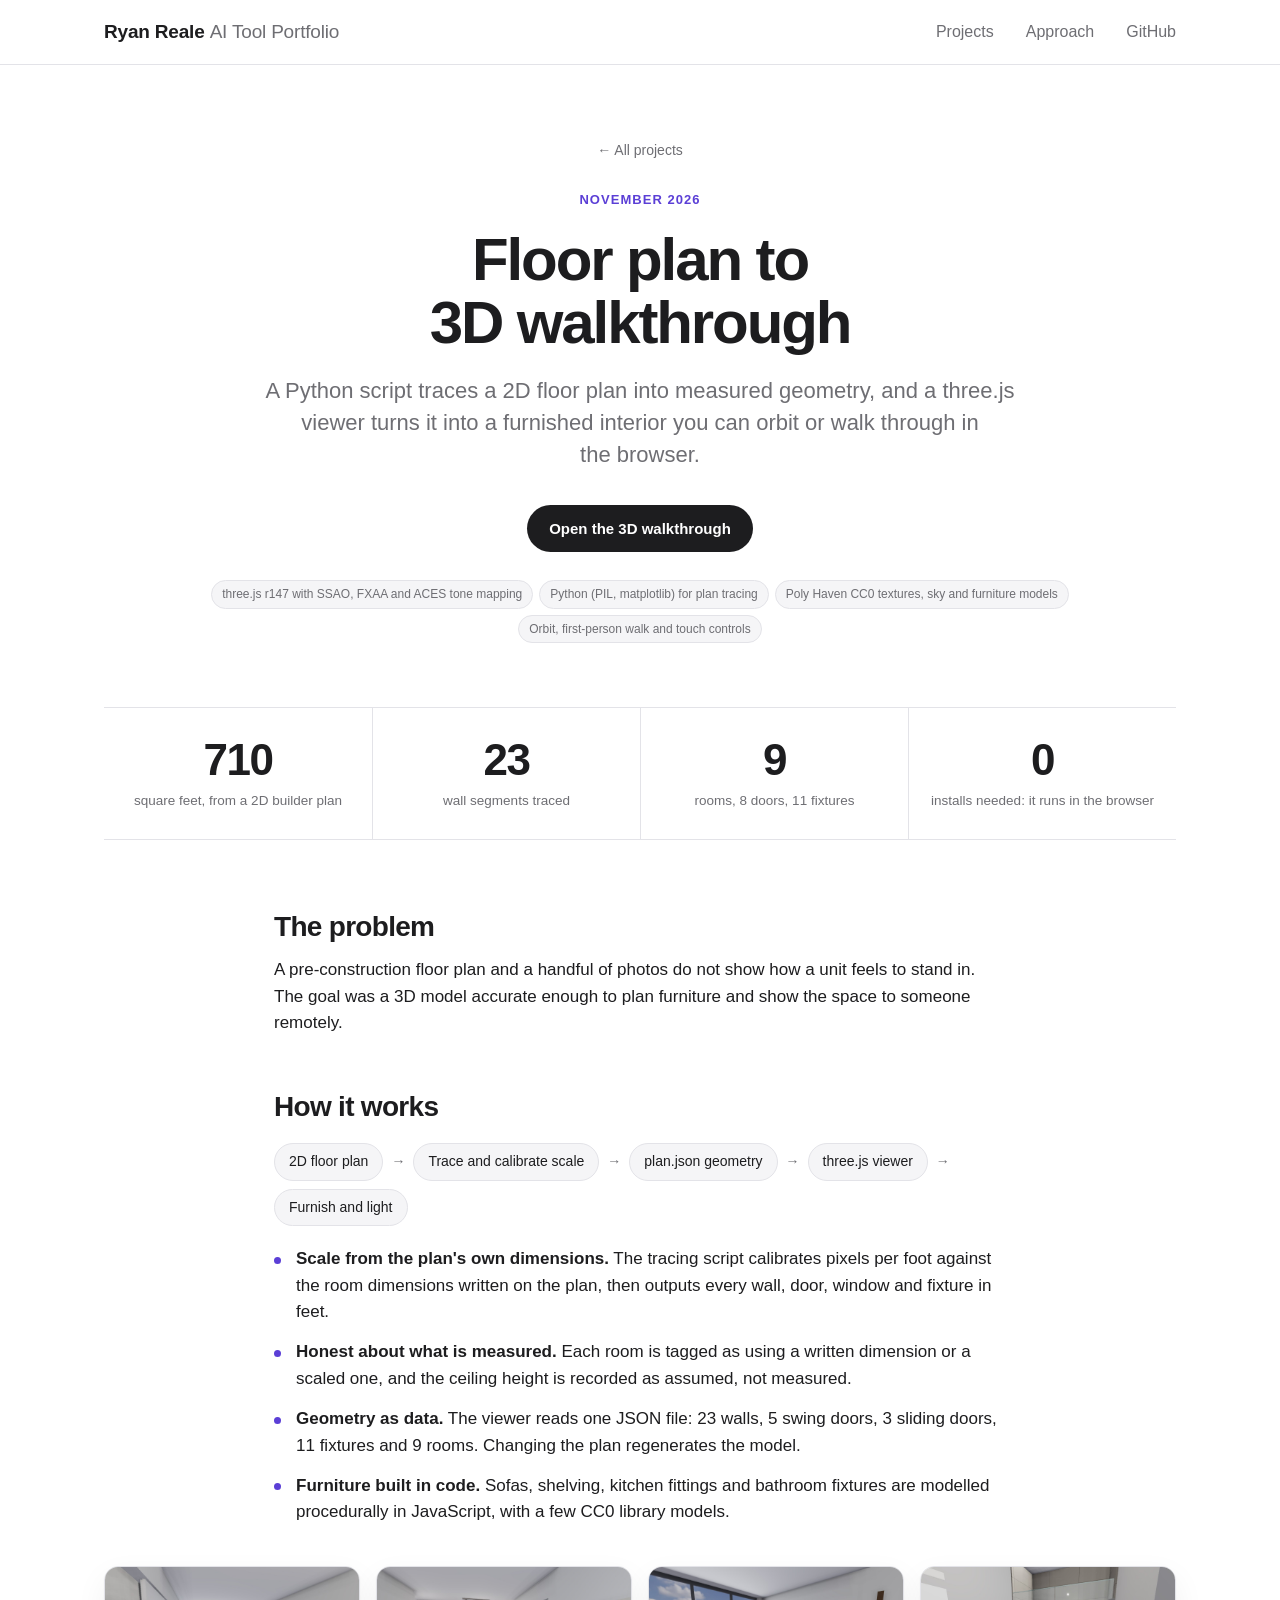
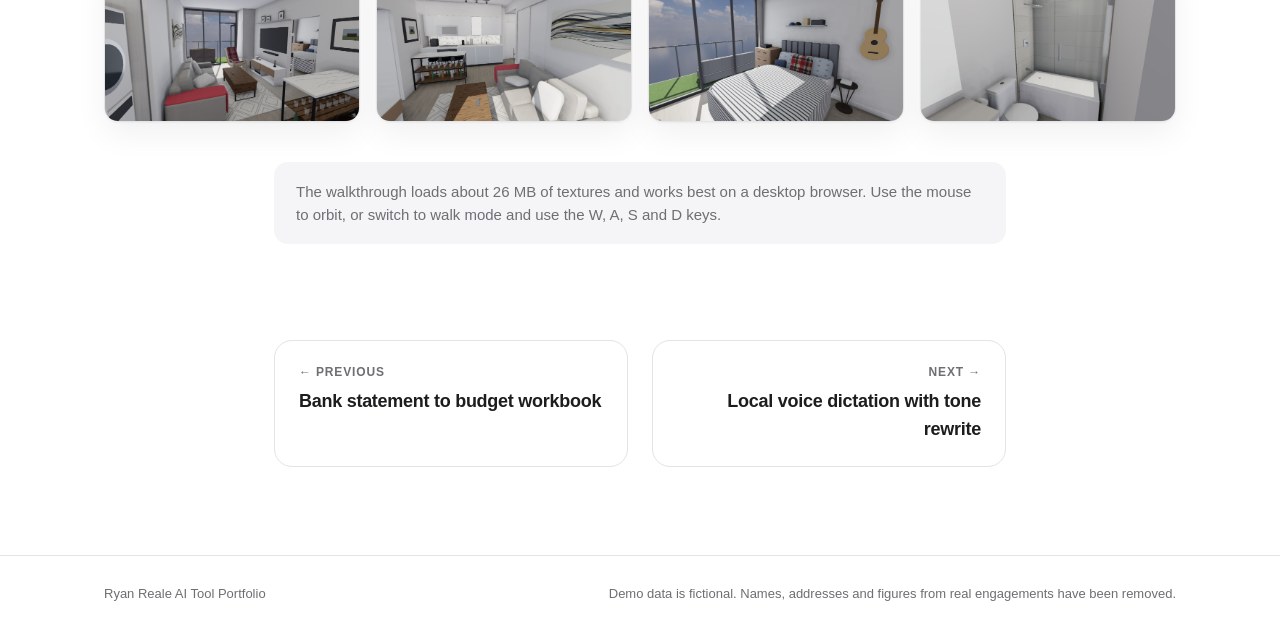
<file: projects/condo-tour.html>
<!doctype html>
<html lang="en">
<head>
<meta charset="utf-8">
<meta name="viewport" content="width=device-width, initial-scale=1">
<title>Floor plan to 3D walkthrough | Ryan Reale AI Tool Portfolio</title>
<meta name="description" content="Ryan Reale AI Tool Portfolio: AI tools and automations for commercial real estate and finance workflows.">
<meta name="color-scheme" content="light dark">
<link rel="stylesheet" href="../assets/style.css">
</head>
<body>
<header class="top"><div class="wrap">
<a class="brand" href="../index.html">Ryan Reale <span>AI Tool Portfolio</span></a>
<nav><a href="../index.html#projects">Projects</a><a href="../index.html#approach">Approach</a><a href="https://github.com/RSR71">GitHub</a></nav>
</div></header>

<div class="phead"><div class="wrap">
<a class="back" href="../index.html#projects">&larr; All projects</a>
<p class="eyebrow">November 2026</p>
<h1>Floor plan to 3D walkthrough</h1>
<p class="lead">A Python script traces a 2D floor plan into measured geometry, and a three.js viewer turns it into a furnished interior you can orbit or walk through in the browser.</p>
<div class="btns"><a class="btn" href="../demos/condo-tour/index.html">Open the 3D walkthrough</a></div>
<div class="tags"><span class="tag">three.js r147 with SSAO, FXAA and ACES tone mapping</span><span class="tag">Python (PIL, matplotlib) for plan tracing</span><span class="tag">Poly Haven CC0 textures, sky and furniture models</span><span class="tag">Orbit, first-person walk and touch controls</span></div>
<div class="statband"><div><b>710</b><span>square feet, from a 2D builder plan</span></div><div><b>23</b><span>wall segments traced</span></div><div><b>9</b><span>rooms, 8 doors, 11 fixtures</span></div><div><b>0</b><span>installs needed: it runs in the browser</span></div></div>
</div></div>
<div class="wrap narrow"><div class="prose">
<h2>The problem</h2>
<p>A pre-construction floor plan and a handful of photos do not show how a unit feels to stand in. The goal was a 3D model accurate enough to plan furniture and show the space to someone remotely.</p>
<h2>How it works</h2>
<ol class="flow"><li>2D floor plan</li><li class="arr" aria-hidden="true">&rarr;</li><li>Trace and calibrate scale</li><li class="arr" aria-hidden="true">&rarr;</li><li>plan.json geometry</li><li class="arr" aria-hidden="true">&rarr;</li><li>three.js viewer</li><li class="arr" aria-hidden="true">&rarr;</li><li>Furnish and light</li></ol>
<ul>
<li><b>Scale from the plan's own dimensions.</b> The tracing script calibrates pixels per foot against the room dimensions written on the plan, then outputs every wall, door, window and fixture in feet.</li>
<li><b>Honest about what is measured.</b> Each room is tagged as using a written dimension or a scaled one, and the ceiling height is recorded as assumed, not measured.</li>
<li><b>Geometry as data.</b> The viewer reads one JSON file: 23 walls, 5 swing doors, 3 sliding doors, 11 fixtures and 9 rooms. Changing the plan regenerates the model.</li>
<li><b>Furniture built in code.</b> Sofas, shelving, kitchen fittings and bathroom fixtures are modelled procedurally in JavaScript, with a few CC0 library models.</li>
</ul>
<div class="shots wide">
<img src="../assets/img/condo/living_room_from_kitchen.jpg" alt="Rendered living room looking toward the balcony">
<img src="../assets/img/condo/kitchen_from_window.jpg" alt="Rendered kitchen">
<img src="../assets/img/condo/primary_bedroom.jpg" alt="Rendered primary bedroom">
<img src="../assets/img/condo/main_bath.jpg" alt="Rendered main bathroom">
</div>
<p class="note">The walkthrough loads about 26 MB of textures and works best on a desktop browser. Use the mouse to orbit, or switch to walk mode and use the W, A, S and D keys.</p>
</div></div>
<div class="wrap narrow"><div class="pnav">
<a href="statement-pipeline.html"><small>&larr; Previous</small><b>Bank statement to budget workbook</b></a>
<a class="next" href="dictation.html"><small>Next &rarr;</small><b>Local voice dictation with tone rewrite</b></a>
</div></div>

<footer><div class="wrap"><span>Ryan Reale AI Tool Portfolio</span><span>Demo data is fictional. Names, addresses and figures from real engagements have been removed.</span></div></footer>
<script>
(function(){var els=document.querySelectorAll('.rise');if(!('IntersectionObserver' in window)){els.forEach(function(e){e.classList.add('in')});return}
var io=new IntersectionObserver(function(es){es.forEach(function(e){if(e.isIntersecting){e.target.classList.add('in');io.unobserve(e.target)}})},{rootMargin:'0px 0px -8% 0px'});
els.forEach(function(e,i){e.style.transitionDelay=(Math.min(i%4,3)*60)+'ms';io.observe(e)})})();
</script>
</body>
</html>
</file>
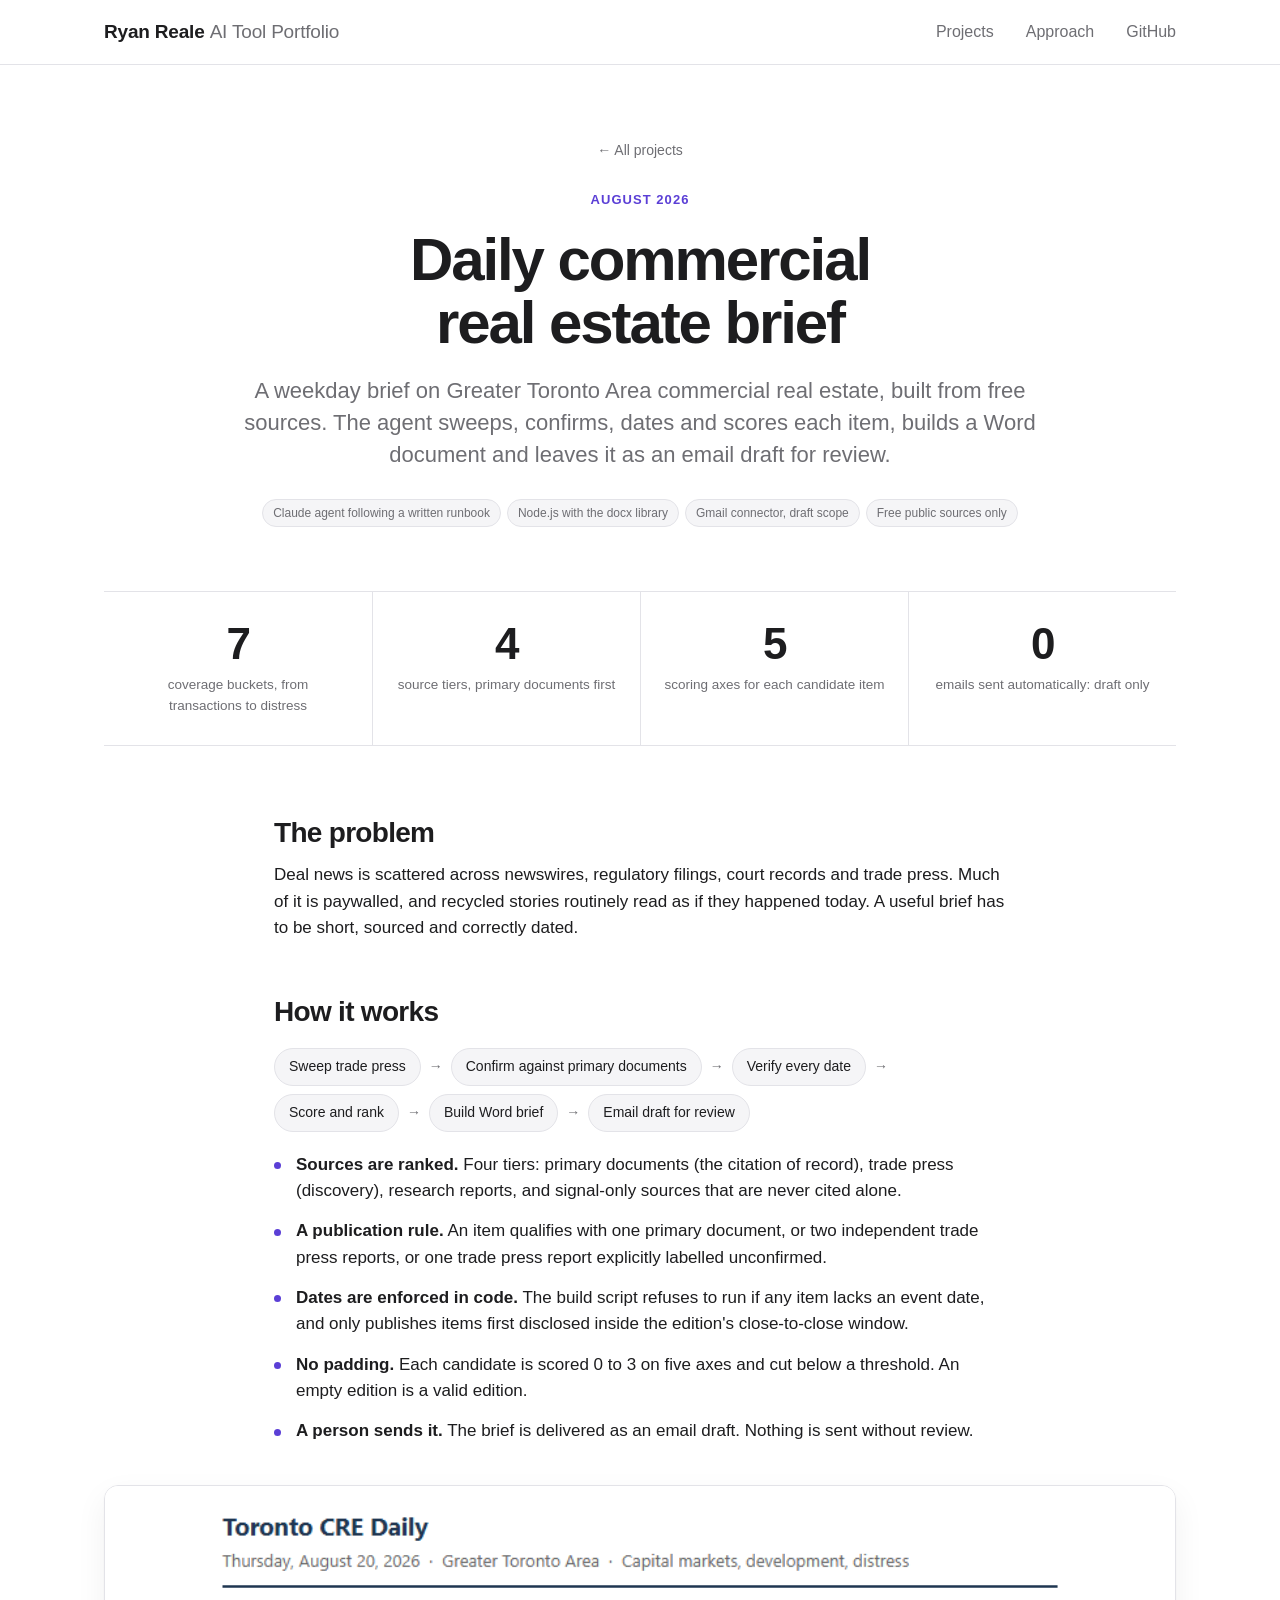
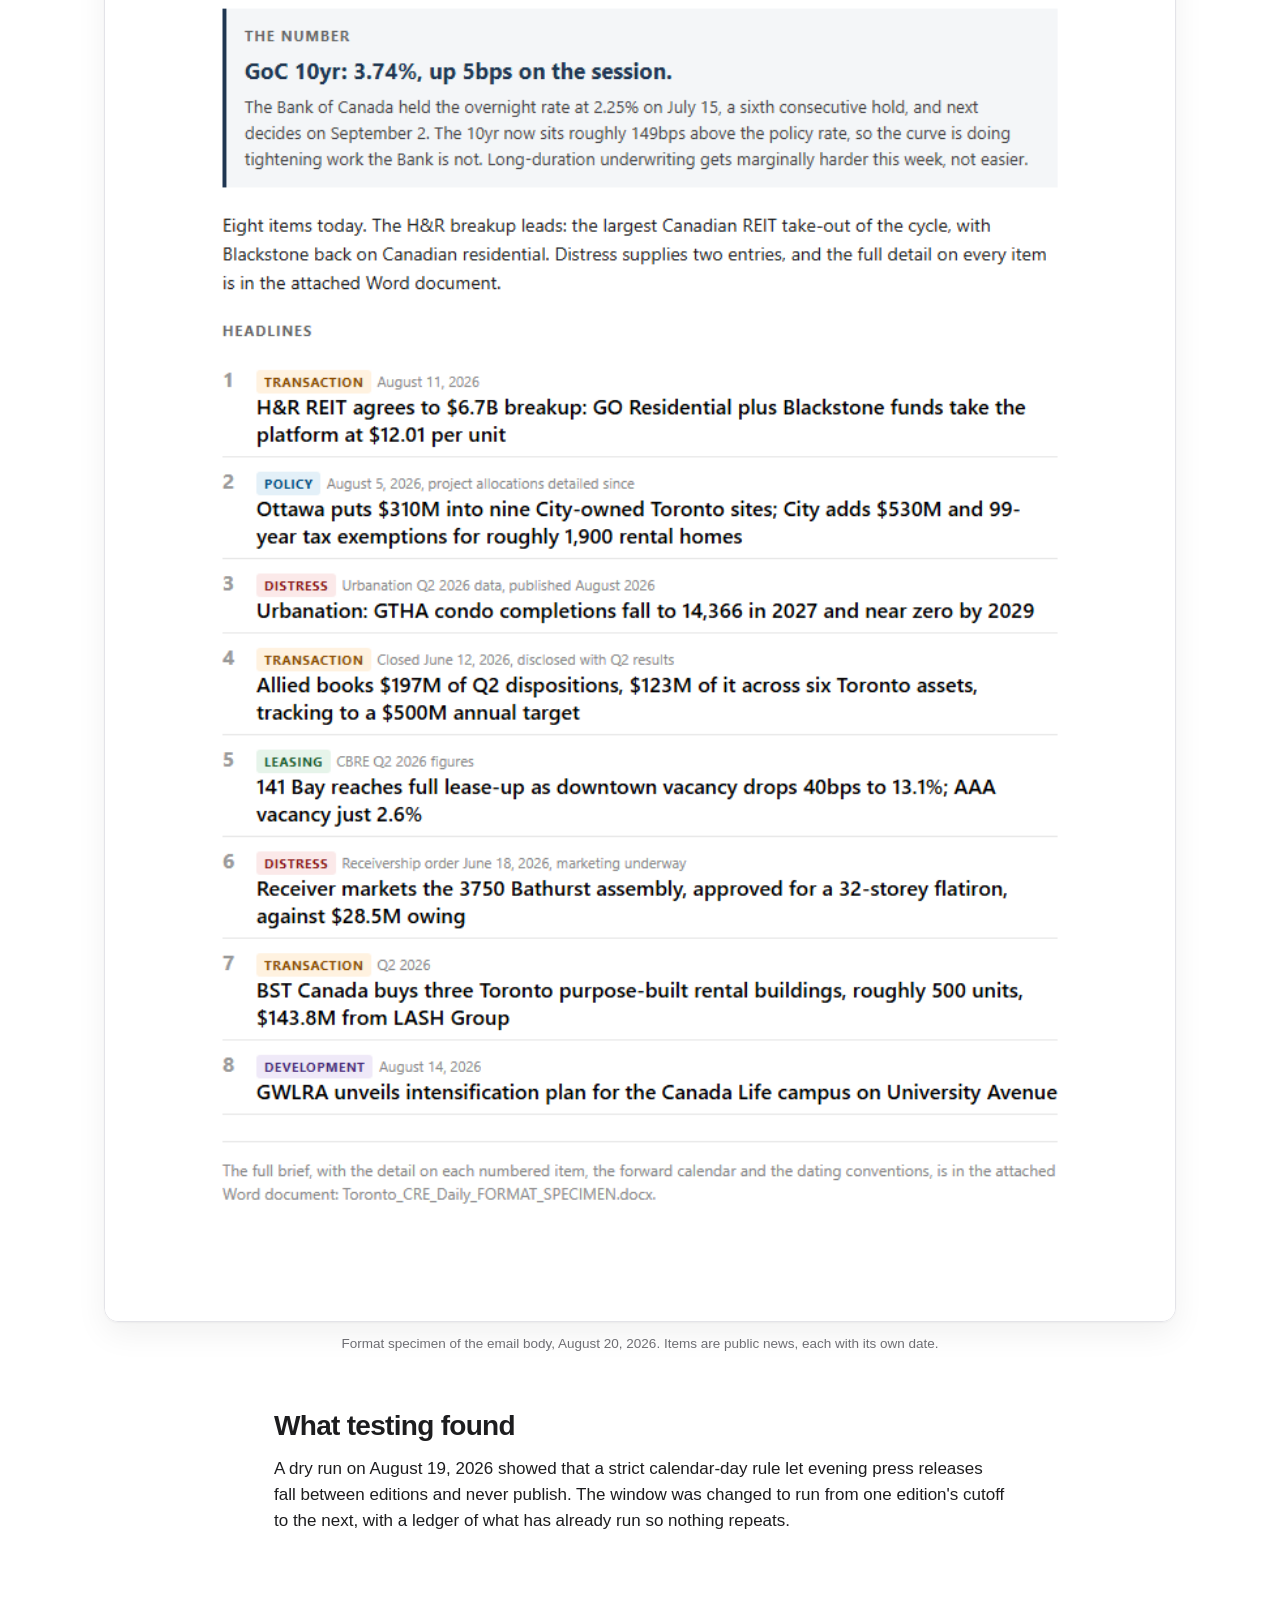
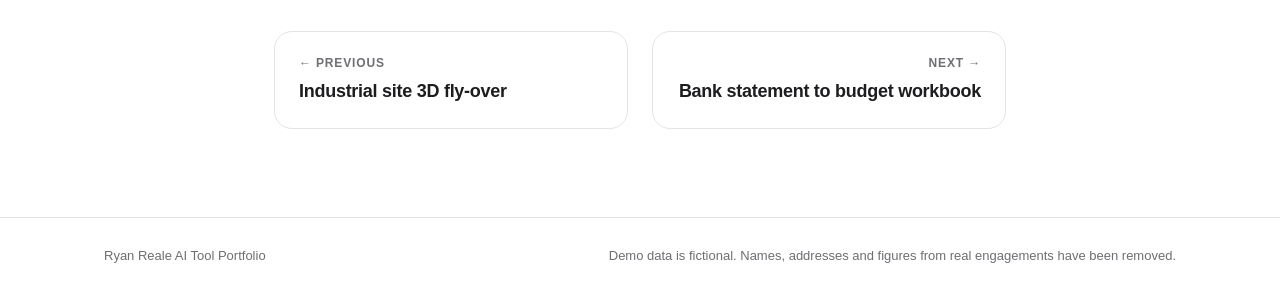
<file: projects/cre-brief.html>
<!doctype html>
<html lang="en">
<head>
<meta charset="utf-8">
<meta name="viewport" content="width=device-width, initial-scale=1">
<title>Daily commercial real estate brief | Ryan Reale AI Tool Portfolio</title>
<meta name="description" content="Ryan Reale AI Tool Portfolio: AI tools and automations for commercial real estate and finance workflows.">
<meta name="color-scheme" content="light dark">
<link rel="stylesheet" href="../assets/style.css">
</head>
<body>
<header class="top"><div class="wrap">
<a class="brand" href="../index.html">Ryan Reale <span>AI Tool Portfolio</span></a>
<nav><a href="../index.html#projects">Projects</a><a href="../index.html#approach">Approach</a><a href="https://github.com/RSR71">GitHub</a></nav>
</div></header>

<div class="phead"><div class="wrap">
<a class="back" href="../index.html#projects">&larr; All projects</a>
<p class="eyebrow">August 2026</p>
<h1>Daily commercial real estate brief</h1>
<p class="lead">A weekday brief on Greater Toronto Area commercial real estate, built from free sources. The agent sweeps, confirms, dates and scores each item, builds a Word document and leaves it as an email draft for review.</p>

<div class="tags"><span class="tag">Claude agent following a written runbook</span><span class="tag">Node.js with the docx library</span><span class="tag">Gmail connector, draft scope</span><span class="tag">Free public sources only</span></div>
<div class="statband"><div><b>7</b><span>coverage buckets, from transactions to distress</span></div><div><b>4</b><span>source tiers, primary documents first</span></div><div><b>5</b><span>scoring axes for each candidate item</span></div><div><b>0</b><span>emails sent automatically: draft only</span></div></div>
</div></div>
<div class="wrap narrow"><div class="prose">
<h2>The problem</h2>
<p>Deal news is scattered across newswires, regulatory filings, court records and trade press. Much of it is paywalled, and recycled stories routinely read as if they happened today. A useful brief has to be short, sourced and correctly dated.</p>
<h2>How it works</h2>
<ol class="flow"><li>Sweep trade press</li><li class="arr" aria-hidden="true">&rarr;</li><li>Confirm against primary documents</li><li class="arr" aria-hidden="true">&rarr;</li><li>Verify every date</li><li class="arr" aria-hidden="true">&rarr;</li><li>Score and rank</li><li class="arr" aria-hidden="true">&rarr;</li><li>Build Word brief</li><li class="arr" aria-hidden="true">&rarr;</li><li>Email draft for review</li></ol>
<ul>
<li><b>Sources are ranked.</b> Four tiers: primary documents (the citation of record), trade press (discovery), research reports, and signal-only sources that are never cited alone.</li>
<li><b>A publication rule.</b> An item qualifies with one primary document, or two independent trade press reports, or one trade press report explicitly labelled unconfirmed.</li>
<li><b>Dates are enforced in code.</b> The build script refuses to run if any item lacks an event date, and only publishes items first disclosed inside the edition's close-to-close window.</li>
<li><b>No padding.</b> Each candidate is scored 0 to 3 on five axes and cut below a threshold. An empty edition is a valid edition.</li>
<li><b>A person sends it.</b> The brief is delivered as an email draft. Nothing is sent without review.</li>
</ul>
<figure class="wide"><img src="../assets/img/cre-brief.png" alt="Sample email body of the daily brief with dated, tagged headlines"><figcaption>Format specimen of the email body, August 20, 2026. Items are public news, each with its own date.</figcaption></figure>
<h2>What testing found</h2>
<p>A dry run on August 19, 2026 showed that a strict calendar-day rule let evening press releases fall between editions and never publish. The window was changed to run from one edition's cutoff to the next, with a ledger of what has already run so nothing repeats.</p>
</div></div>
<div class="wrap narrow"><div class="pnav">
<a href="flyover.html"><small>&larr; Previous</small><b>Industrial site 3D fly-over</b></a>
<a class="next" href="statement-pipeline.html"><small>Next &rarr;</small><b>Bank statement to budget workbook</b></a>
</div></div>

<footer><div class="wrap"><span>Ryan Reale AI Tool Portfolio</span><span>Demo data is fictional. Names, addresses and figures from real engagements have been removed.</span></div></footer>
<script>
(function(){var els=document.querySelectorAll('.rise');if(!('IntersectionObserver' in window)){els.forEach(function(e){e.classList.add('in')});return}
var io=new IntersectionObserver(function(es){es.forEach(function(e){if(e.isIntersecting){e.target.classList.add('in');io.unobserve(e.target)}})},{rootMargin:'0px 0px -8% 0px'});
els.forEach(function(e,i){e.style.transitionDelay=(Math.min(i%4,3)*60)+'ms';io.observe(e)})})();
</script>
</body>
</html>
</file>
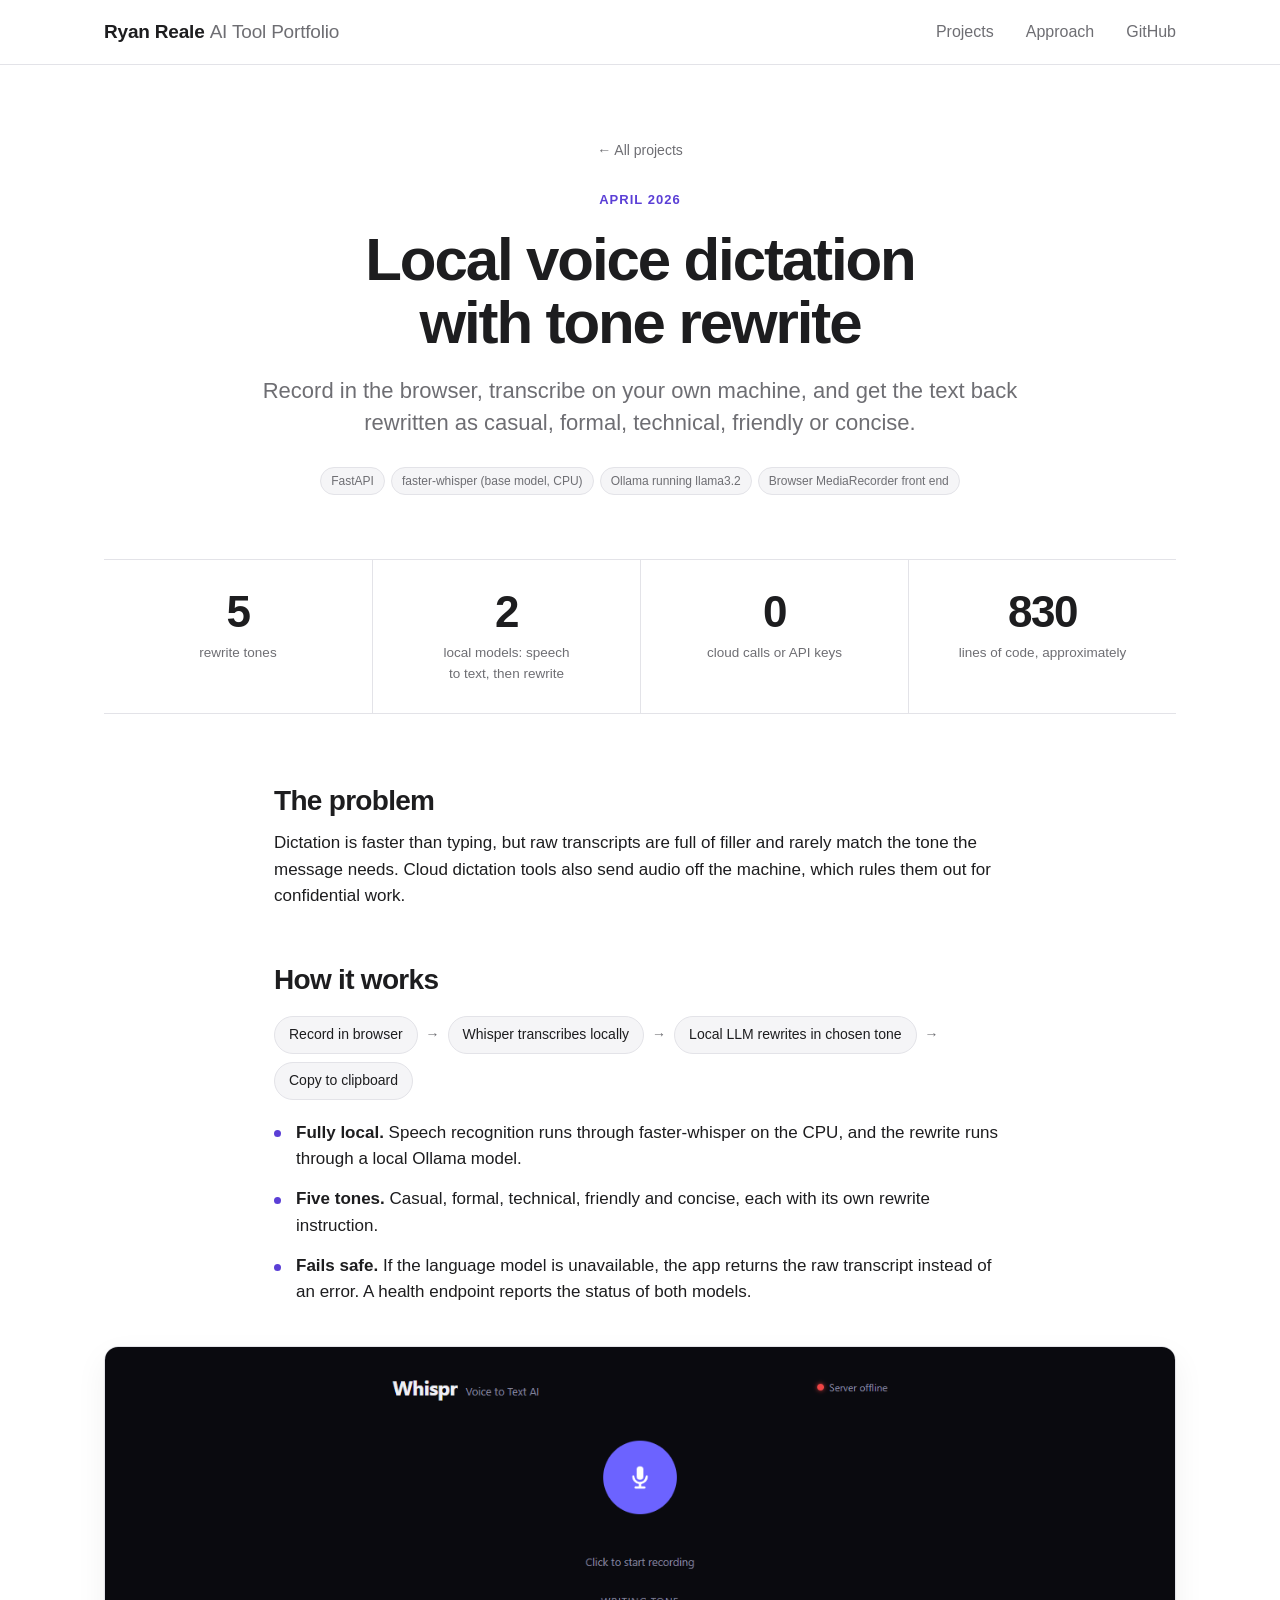
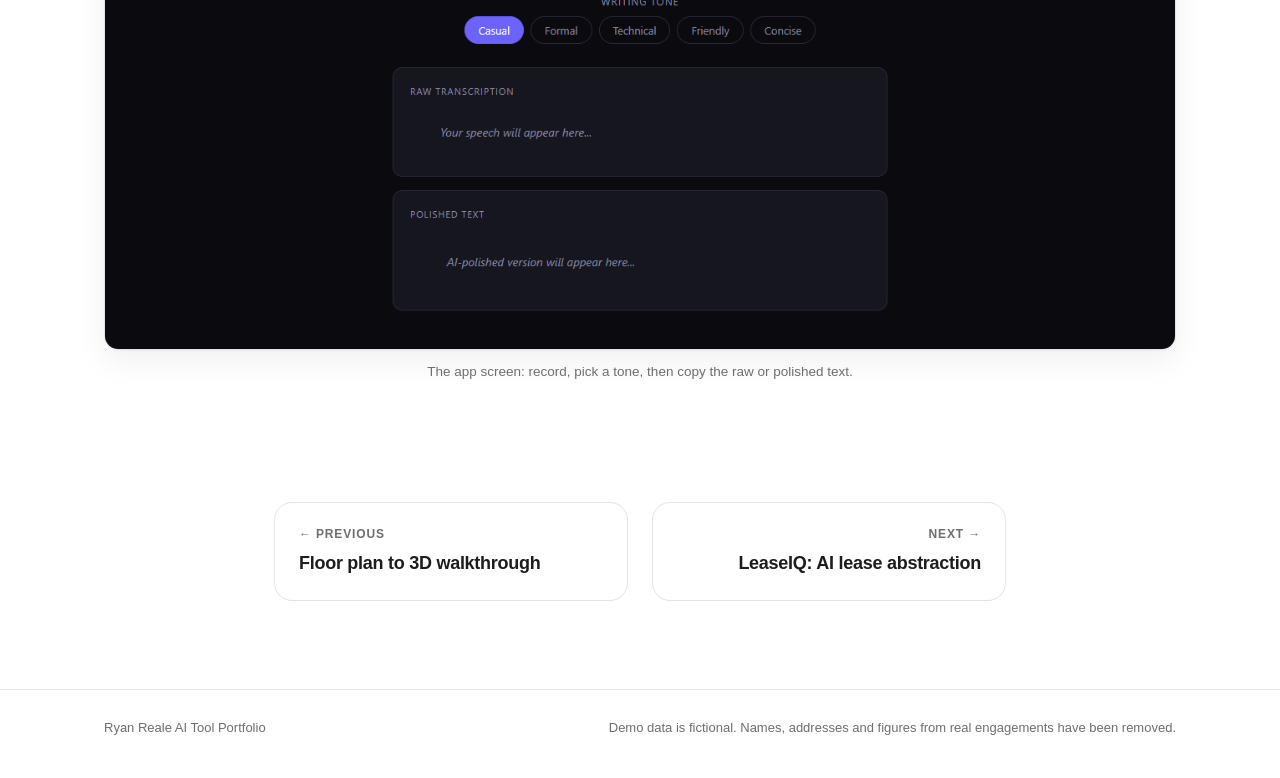
<file: projects/dictation.html>
<!doctype html>
<html lang="en">
<head>
<meta charset="utf-8">
<meta name="viewport" content="width=device-width, initial-scale=1">
<title>Local voice dictation with tone rewrite | Ryan Reale AI Tool Portfolio</title>
<meta name="description" content="Ryan Reale AI Tool Portfolio: AI tools and automations for commercial real estate and finance workflows.">
<meta name="color-scheme" content="light dark">
<link rel="stylesheet" href="../assets/style.css">
</head>
<body>
<header class="top"><div class="wrap">
<a class="brand" href="../index.html">Ryan Reale <span>AI Tool Portfolio</span></a>
<nav><a href="../index.html#projects">Projects</a><a href="../index.html#approach">Approach</a><a href="https://github.com/RSR71">GitHub</a></nav>
</div></header>

<div class="phead"><div class="wrap">
<a class="back" href="../index.html#projects">&larr; All projects</a>
<p class="eyebrow">April 2026</p>
<h1>Local voice dictation with tone rewrite</h1>
<p class="lead">Record in the browser, transcribe on your own machine, and get the text back rewritten as casual, formal, technical, friendly or concise.</p>

<div class="tags"><span class="tag">FastAPI</span><span class="tag">faster-whisper (base model, CPU)</span><span class="tag">Ollama running llama3.2</span><span class="tag">Browser MediaRecorder front end</span></div>
<div class="statband"><div><b>5</b><span>rewrite tones</span></div><div><b>2</b><span>local models: speech to text, then rewrite</span></div><div><b>0</b><span>cloud calls or API keys</span></div><div><b>830</b><span>lines of code, approximately</span></div></div>
</div></div>
<div class="wrap narrow"><div class="prose">
<h2>The problem</h2>
<p>Dictation is faster than typing, but raw transcripts are full of filler and rarely match the tone the message needs. Cloud dictation tools also send audio off the machine, which rules them out for confidential work.</p>
<h2>How it works</h2>
<ol class="flow"><li>Record in browser</li><li class="arr" aria-hidden="true">&rarr;</li><li>Whisper transcribes locally</li><li class="arr" aria-hidden="true">&rarr;</li><li>Local LLM rewrites in chosen tone</li><li class="arr" aria-hidden="true">&rarr;</li><li>Copy to clipboard</li></ol>
<ul>
<li><b>Fully local.</b> Speech recognition runs through faster-whisper on the CPU, and the rewrite runs through a local Ollama model.</li>
<li><b>Five tones.</b> Casual, formal, technical, friendly and concise, each with its own rewrite instruction.</li>
<li><b>Fails safe.</b> If the language model is unavailable, the app returns the raw transcript instead of an error. A health endpoint reports the status of both models.</li>
</ul>
<figure class="wide"><img src="../assets/img/dictation.png" alt="Dictation app screen with record button, tone selector and transcript panels"><figcaption>The app screen: record, pick a tone, then copy the raw or polished text.</figcaption></figure>
</div></div>
<div class="wrap narrow"><div class="pnav">
<a href="condo-tour.html"><small>&larr; Previous</small><b>Floor plan to 3D walkthrough</b></a>
<a class="next" href="leaseiq.html"><small>Next &rarr;</small><b>LeaseIQ: AI lease abstraction</b></a>
</div></div>

<footer><div class="wrap"><span>Ryan Reale AI Tool Portfolio</span><span>Demo data is fictional. Names, addresses and figures from real engagements have been removed.</span></div></footer>
<script>
(function(){var els=document.querySelectorAll('.rise');if(!('IntersectionObserver' in window)){els.forEach(function(e){e.classList.add('in')});return}
var io=new IntersectionObserver(function(es){es.forEach(function(e){if(e.isIntersecting){e.target.classList.add('in');io.unobserve(e.target)}})},{rootMargin:'0px 0px -8% 0px'});
els.forEach(function(e,i){e.style.transitionDelay=(Math.min(i%4,3)*60)+'ms';io.observe(e)})})();
</script>
</body>
</html>
</file>
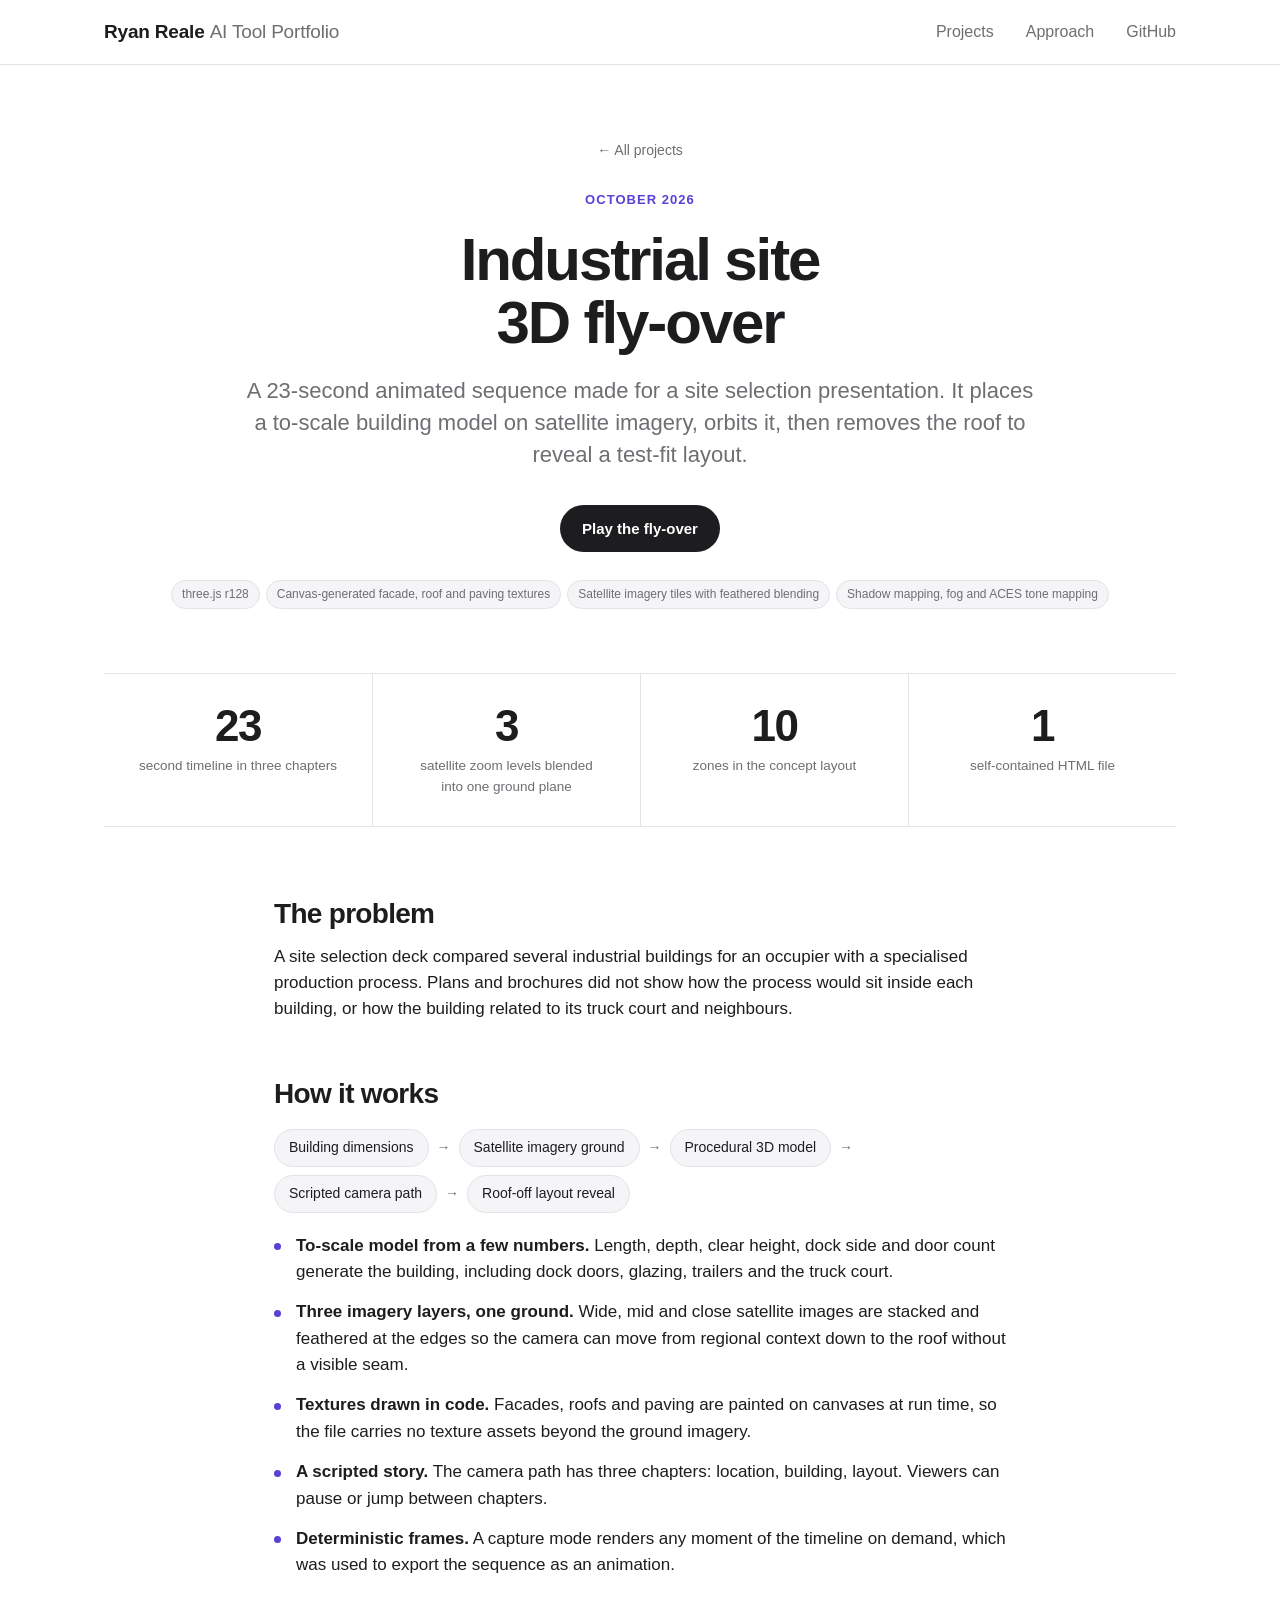
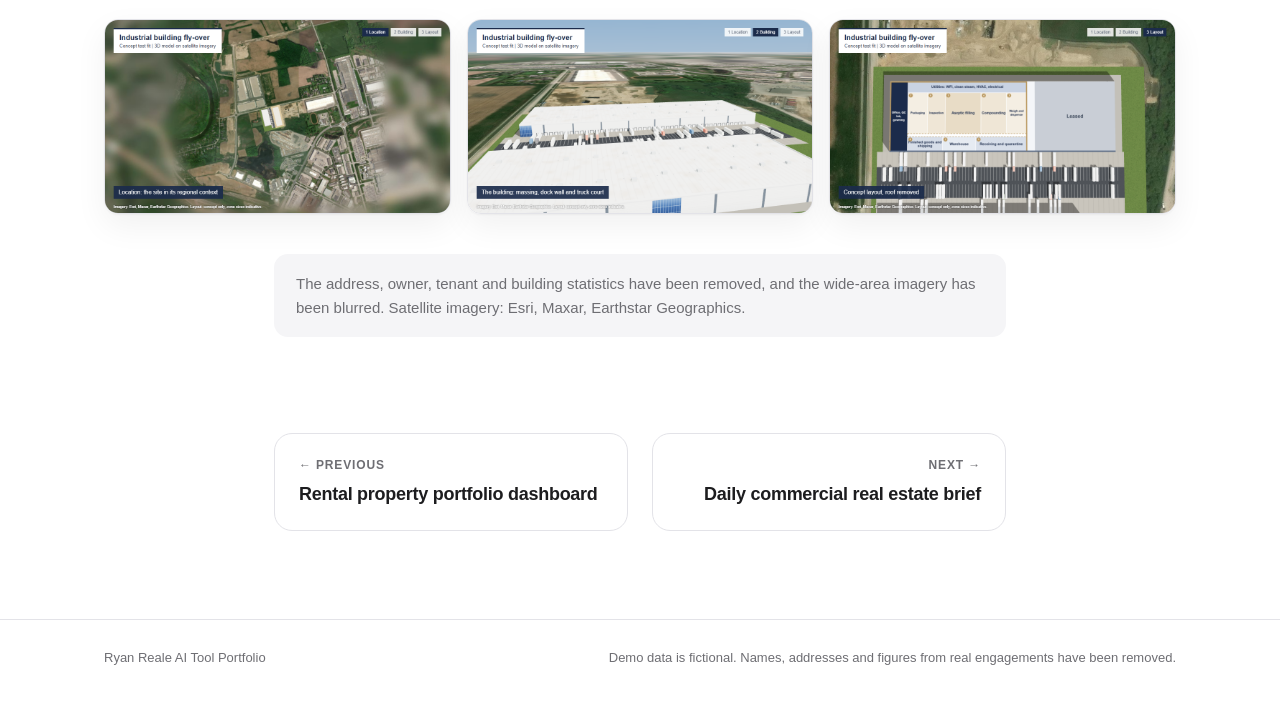
<file: projects/flyover.html>
<!doctype html>
<html lang="en">
<head>
<meta charset="utf-8">
<meta name="viewport" content="width=device-width, initial-scale=1">
<title>Industrial site 3D fly-over | Ryan Reale AI Tool Portfolio</title>
<meta name="description" content="Ryan Reale AI Tool Portfolio: AI tools and automations for commercial real estate and finance workflows.">
<meta name="color-scheme" content="light dark">
<link rel="stylesheet" href="../assets/style.css">
</head>
<body>
<header class="top"><div class="wrap">
<a class="brand" href="../index.html">Ryan Reale <span>AI Tool Portfolio</span></a>
<nav><a href="../index.html#projects">Projects</a><a href="../index.html#approach">Approach</a><a href="https://github.com/RSR71">GitHub</a></nav>
</div></header>

<div class="phead"><div class="wrap">
<a class="back" href="../index.html#projects">&larr; All projects</a>
<p class="eyebrow">October 2026</p>
<h1>Industrial site 3D fly-over</h1>
<p class="lead">A 23-second animated sequence made for a site selection presentation. It places a to-scale building model on satellite imagery, orbits it, then removes the roof to reveal a test-fit layout.</p>
<div class="btns"><a class="btn" href="../demos/flyover/index.html">Play the fly-over</a></div>
<div class="tags"><span class="tag">three.js r128</span><span class="tag">Canvas-generated facade, roof and paving textures</span><span class="tag">Satellite imagery tiles with feathered blending</span><span class="tag">Shadow mapping, fog and ACES tone mapping</span></div>
<div class="statband"><div><b>23</b><span>second timeline in three chapters</span></div><div><b>3</b><span>satellite zoom levels blended into one ground plane</span></div><div><b>10</b><span>zones in the concept layout</span></div><div><b>1</b><span>self-contained HTML file</span></div></div>
</div></div>
<div class="wrap narrow"><div class="prose">
<h2>The problem</h2>
<p>A site selection deck compared several industrial buildings for an occupier with a specialised production process. Plans and brochures did not show how the process would sit inside each building, or how the building related to its truck court and neighbours.</p>
<h2>How it works</h2>
<ol class="flow"><li>Building dimensions</li><li class="arr" aria-hidden="true">&rarr;</li><li>Satellite imagery ground</li><li class="arr" aria-hidden="true">&rarr;</li><li>Procedural 3D model</li><li class="arr" aria-hidden="true">&rarr;</li><li>Scripted camera path</li><li class="arr" aria-hidden="true">&rarr;</li><li>Roof-off layout reveal</li></ol>
<ul>
<li><b>To-scale model from a few numbers.</b> Length, depth, clear height, dock side and door count generate the building, including dock doors, glazing, trailers and the truck court.</li>
<li><b>Three imagery layers, one ground.</b> Wide, mid and close satellite images are stacked and feathered at the edges so the camera can move from regional context down to the roof without a visible seam.</li>
<li><b>Textures drawn in code.</b> Facades, roofs and paving are painted on canvases at run time, so the file carries no texture assets beyond the ground imagery.</li>
<li><b>A scripted story.</b> The camera path has three chapters: location, building, layout. Viewers can pause or jump between chapters.</li>
<li><b>Deterministic frames.</b> A capture mode renders any moment of the timeline on demand, which was used to export the sequence as an animation.</li>
</ul>
<div class="shots wide">
<img src="../assets/img/flyover-location.png" alt="Top-down view of the site in context">
<img src="../assets/img/flyover-building.png" alt="Low orbit view of the building and truck court">
<img src="../assets/img/flyover-layout.png" alt="Roof removed, showing the concept layout zones">
</div>
<p class="note">The address, owner, tenant and building statistics have been removed, and the wide-area imagery has been blurred. Satellite imagery: Esri, Maxar, Earthstar Geographics.</p>
</div></div>
<div class="wrap narrow"><div class="pnav">
<a href="property-portfolio.html"><small>&larr; Previous</small><b>Rental property portfolio dashboard</b></a>
<a class="next" href="cre-brief.html"><small>Next &rarr;</small><b>Daily commercial real estate brief</b></a>
</div></div>

<footer><div class="wrap"><span>Ryan Reale AI Tool Portfolio</span><span>Demo data is fictional. Names, addresses and figures from real engagements have been removed.</span></div></footer>
<script>
(function(){var els=document.querySelectorAll('.rise');if(!('IntersectionObserver' in window)){els.forEach(function(e){e.classList.add('in')});return}
var io=new IntersectionObserver(function(es){es.forEach(function(e){if(e.isIntersecting){e.target.classList.add('in');io.unobserve(e.target)}})},{rootMargin:'0px 0px -8% 0px'});
els.forEach(function(e,i){e.style.transitionDelay=(Math.min(i%4,3)*60)+'ms';io.observe(e)})})();
</script>
</body>
</html>
</file>
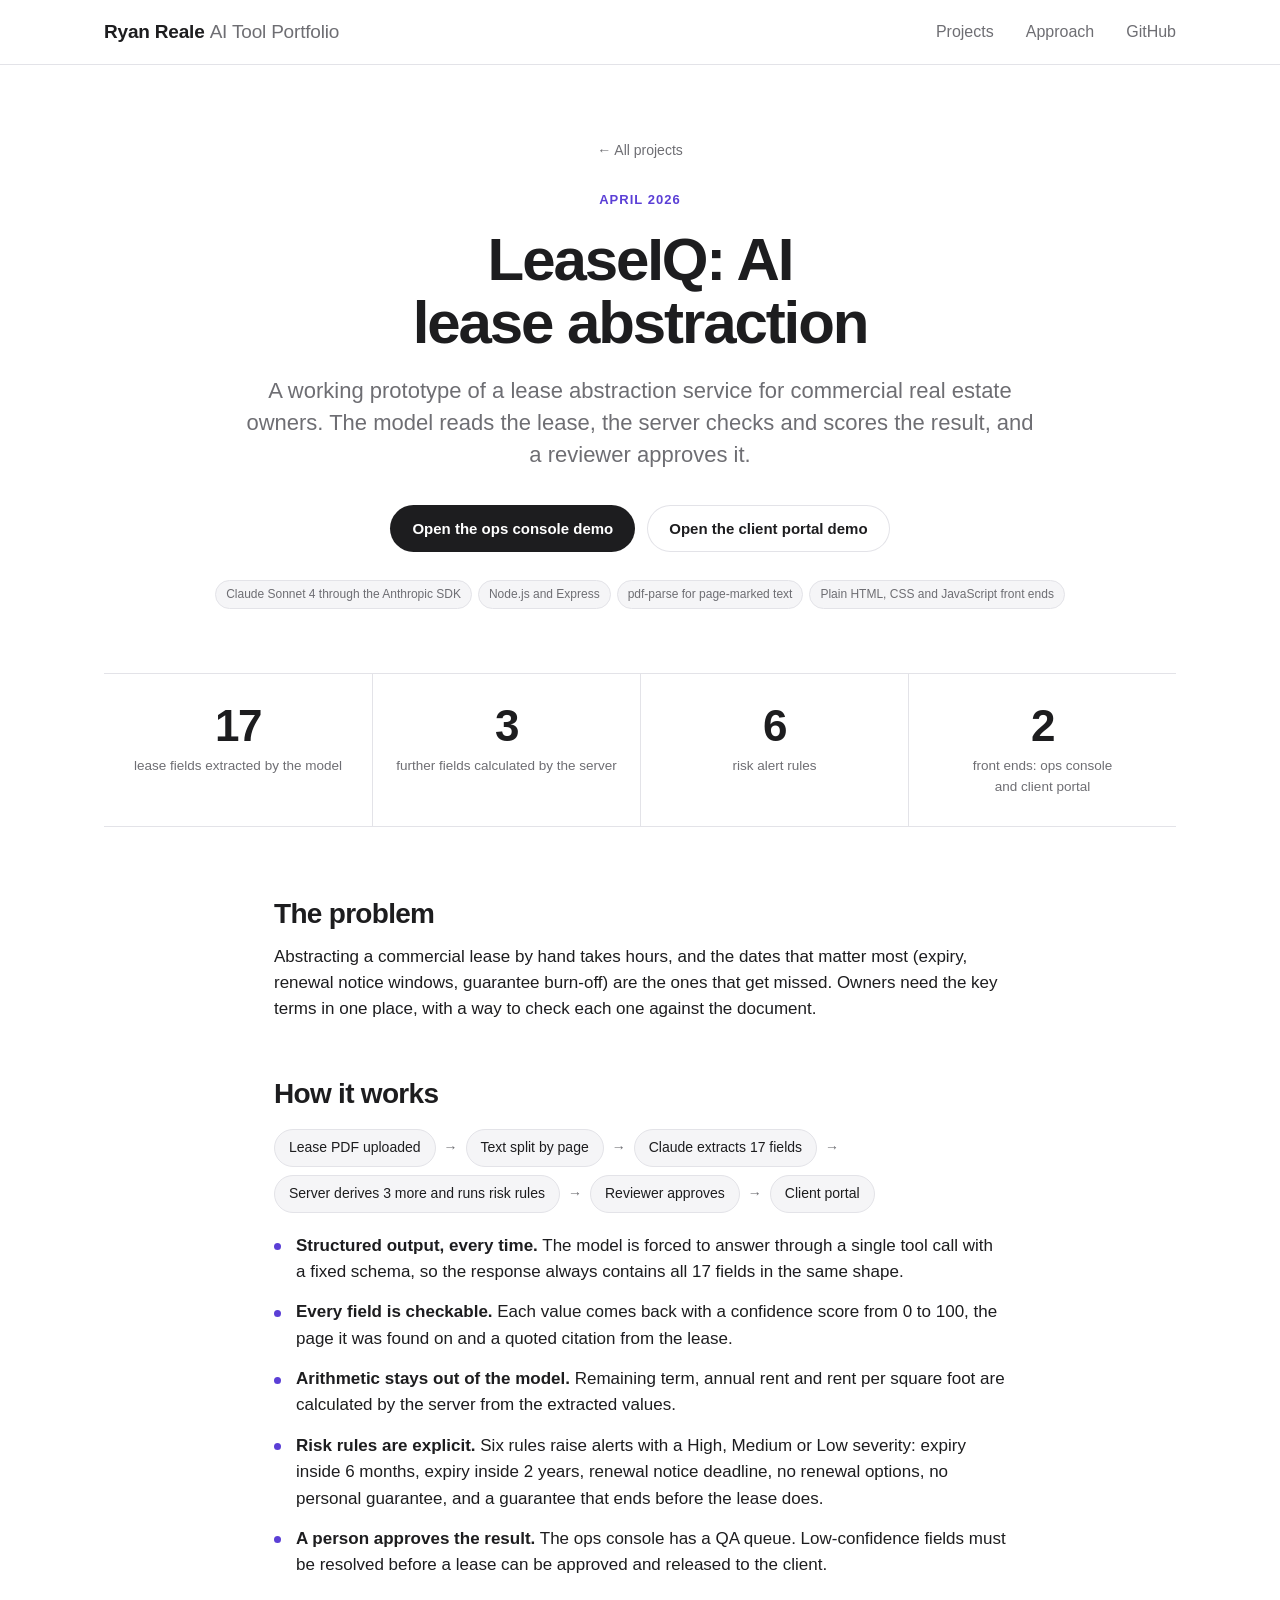
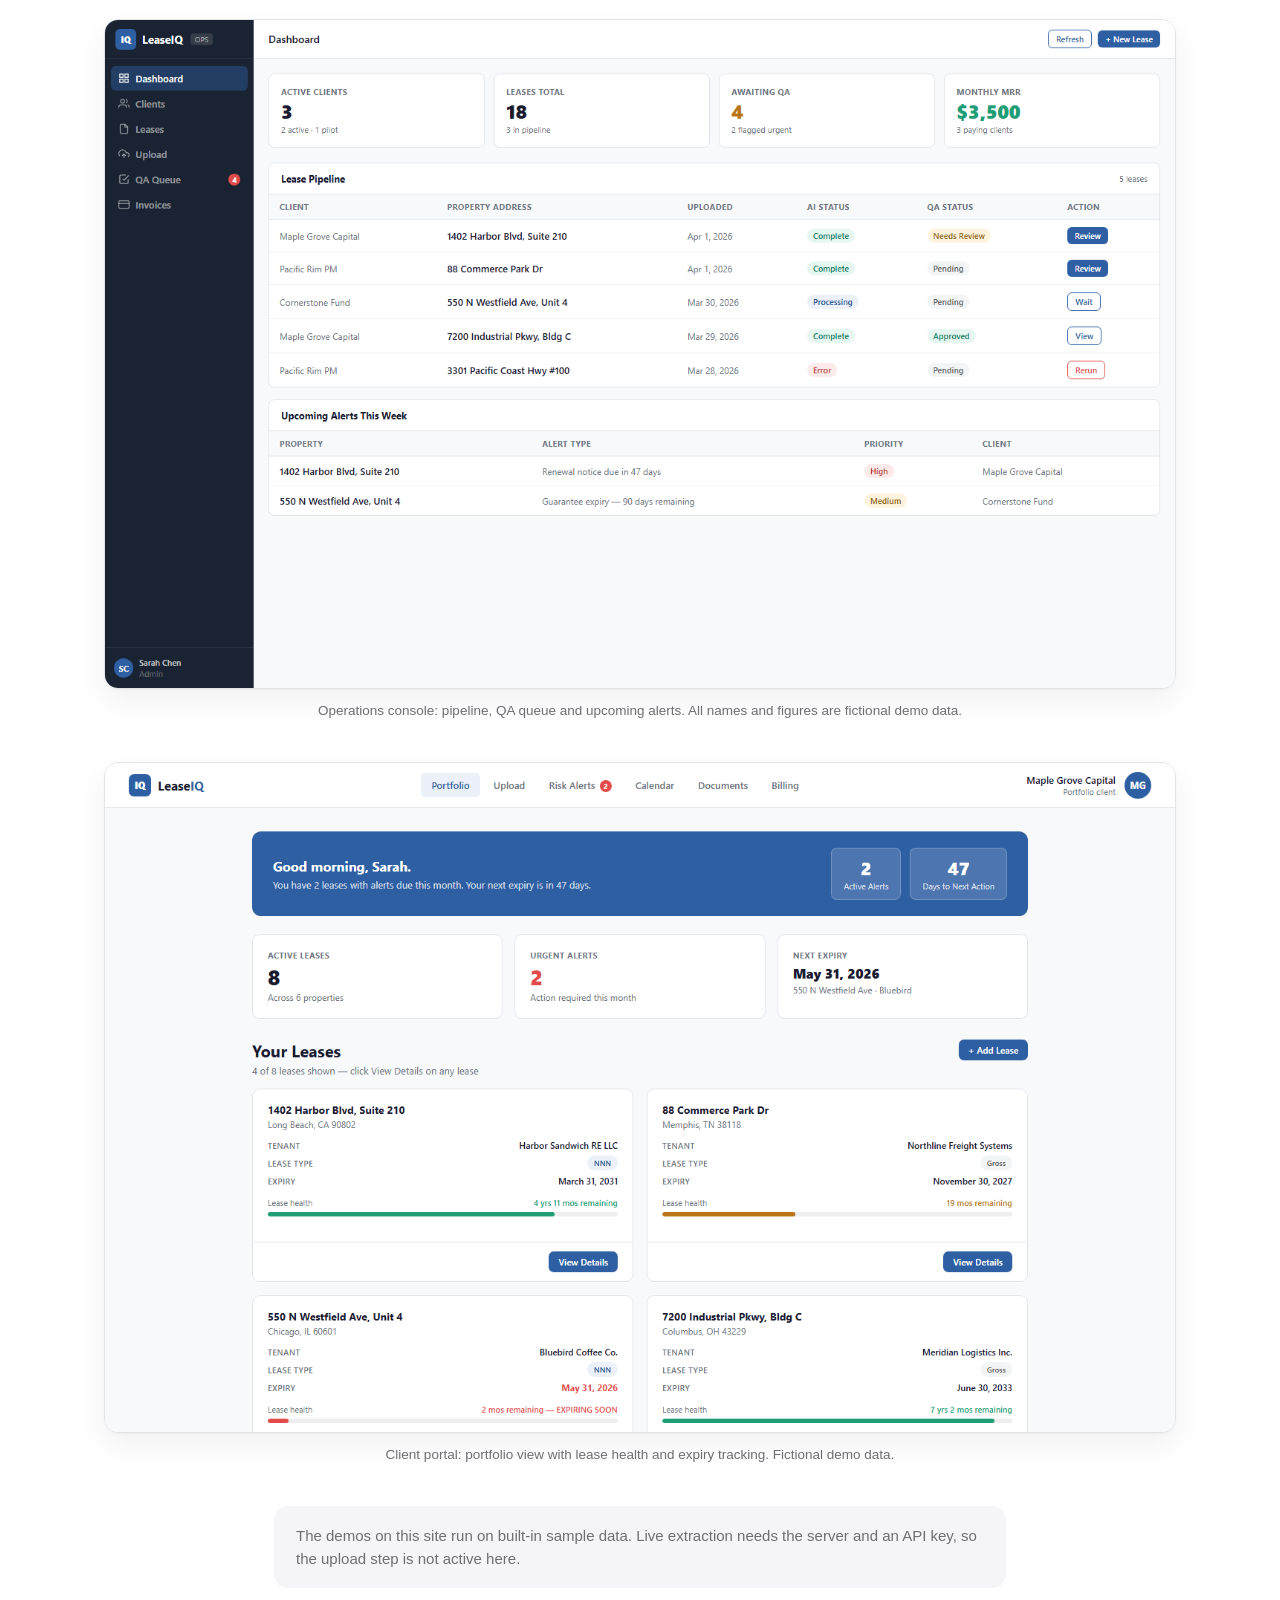
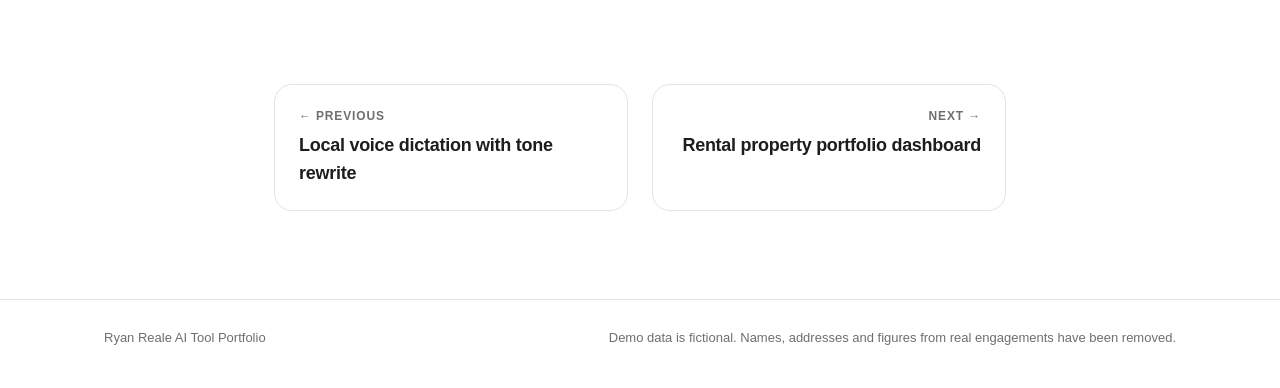
<file: projects/leaseiq.html>
<!doctype html>
<html lang="en">
<head>
<meta charset="utf-8">
<meta name="viewport" content="width=device-width, initial-scale=1">
<title>LeaseIQ: AI lease abstraction | Ryan Reale AI Tool Portfolio</title>
<meta name="description" content="Ryan Reale AI Tool Portfolio: AI tools and automations for commercial real estate and finance workflows.">
<meta name="color-scheme" content="light dark">
<link rel="stylesheet" href="../assets/style.css">
</head>
<body>
<header class="top"><div class="wrap">
<a class="brand" href="../index.html">Ryan Reale <span>AI Tool Portfolio</span></a>
<nav><a href="../index.html#projects">Projects</a><a href="../index.html#approach">Approach</a><a href="https://github.com/RSR71">GitHub</a></nav>
</div></header>

<div class="phead"><div class="wrap">
<a class="back" href="../index.html#projects">&larr; All projects</a>
<p class="eyebrow">April 2026</p>
<h1>LeaseIQ: AI lease abstraction</h1>
<p class="lead">A working prototype of a lease abstraction service for commercial real estate owners. The model reads the lease, the server checks and scores the result, and a reviewer approves it.</p>
<div class="btns"><a class="btn" href="../demos/leaseiq/ops.html">Open the ops console demo</a><a class="btn alt" href="../demos/leaseiq/client.html">Open the client portal demo</a></div>
<div class="tags"><span class="tag">Claude Sonnet 4 through the Anthropic SDK</span><span class="tag">Node.js and Express</span><span class="tag">pdf-parse for page-marked text</span><span class="tag">Plain HTML, CSS and JavaScript front ends</span></div>
<div class="statband"><div><b>17</b><span>lease fields extracted by the model</span></div><div><b>3</b><span>further fields calculated by the server</span></div><div><b>6</b><span>risk alert rules</span></div><div><b>2</b><span>front ends: ops console and client portal</span></div></div>
</div></div>
<div class="wrap narrow"><div class="prose">
<h2>The problem</h2>
<p>Abstracting a commercial lease by hand takes hours, and the dates that matter most (expiry, renewal notice windows, guarantee burn-off) are the ones that get missed. Owners need the key terms in one place, with a way to check each one against the document.</p>
<h2>How it works</h2>
<ol class="flow"><li>Lease PDF uploaded</li><li class="arr" aria-hidden="true">&rarr;</li><li>Text split by page</li><li class="arr" aria-hidden="true">&rarr;</li><li>Claude extracts 17 fields</li><li class="arr" aria-hidden="true">&rarr;</li><li>Server derives 3 more and runs risk rules</li><li class="arr" aria-hidden="true">&rarr;</li><li>Reviewer approves</li><li class="arr" aria-hidden="true">&rarr;</li><li>Client portal</li></ol>
<ul>
<li><b>Structured output, every time.</b> The model is forced to answer through a single tool call with a fixed schema, so the response always contains all 17 fields in the same shape.</li>
<li><b>Every field is checkable.</b> Each value comes back with a confidence score from 0 to 100, the page it was found on and a quoted citation from the lease.</li>
<li><b>Arithmetic stays out of the model.</b> Remaining term, annual rent and rent per square foot are calculated by the server from the extracted values.</li>
<li><b>Risk rules are explicit.</b> Six rules raise alerts with a High, Medium or Low severity: expiry inside 6 months, expiry inside 2 years, renewal notice deadline, no renewal options, no personal guarantee, and a guarantee that ends before the lease does.</li>
<li><b>A person approves the result.</b> The ops console has a QA queue. Low-confidence fields must be resolved before a lease can be approved and released to the client.</li>
</ul>
<figure class="wide"><img src="../assets/img/leaseiq-ops.png" alt="LeaseIQ operations console showing the lease pipeline and QA status"><figcaption>Operations console: pipeline, QA queue and upcoming alerts. All names and figures are fictional demo data.</figcaption></figure>
<figure class="wide"><img src="../assets/img/leaseiq-client.png" alt="LeaseIQ client portal showing a lease portfolio with expiry tracking"><figcaption>Client portal: portfolio view with lease health and expiry tracking. Fictional demo data.</figcaption></figure>
<p class="note">The demos on this site run on built-in sample data. Live extraction needs the server and an API key, so the upload step is not active here.</p>
</div></div>
<div class="wrap narrow"><div class="pnav">
<a href="dictation.html"><small>&larr; Previous</small><b>Local voice dictation with tone rewrite</b></a>
<a class="next" href="property-portfolio.html"><small>Next &rarr;</small><b>Rental property portfolio dashboard</b></a>
</div></div>

<footer><div class="wrap"><span>Ryan Reale AI Tool Portfolio</span><span>Demo data is fictional. Names, addresses and figures from real engagements have been removed.</span></div></footer>
<script>
(function(){var els=document.querySelectorAll('.rise');if(!('IntersectionObserver' in window)){els.forEach(function(e){e.classList.add('in')});return}
var io=new IntersectionObserver(function(es){es.forEach(function(e){if(e.isIntersecting){e.target.classList.add('in');io.unobserve(e.target)}})},{rootMargin:'0px 0px -8% 0px'});
els.forEach(function(e,i){e.style.transitionDelay=(Math.min(i%4,3)*60)+'ms';io.observe(e)})})();
</script>
</body>
</html>
</file>
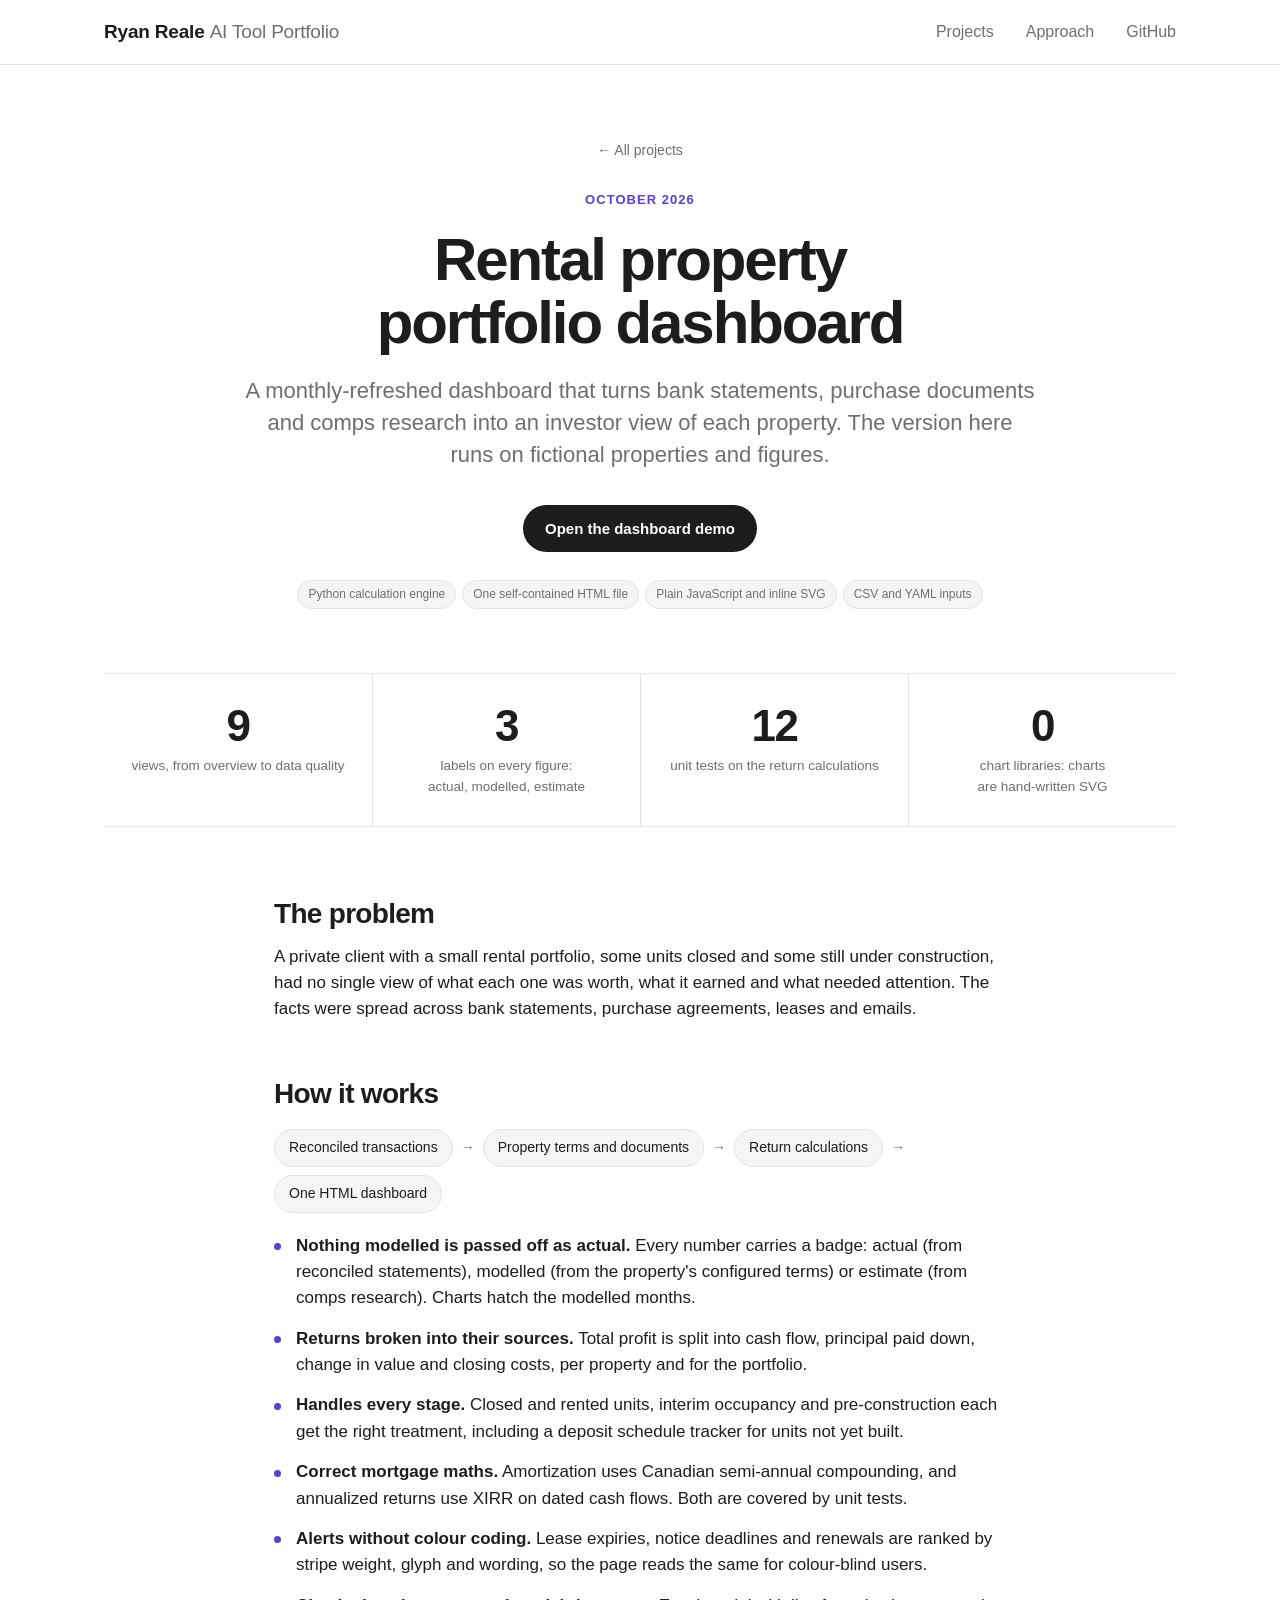
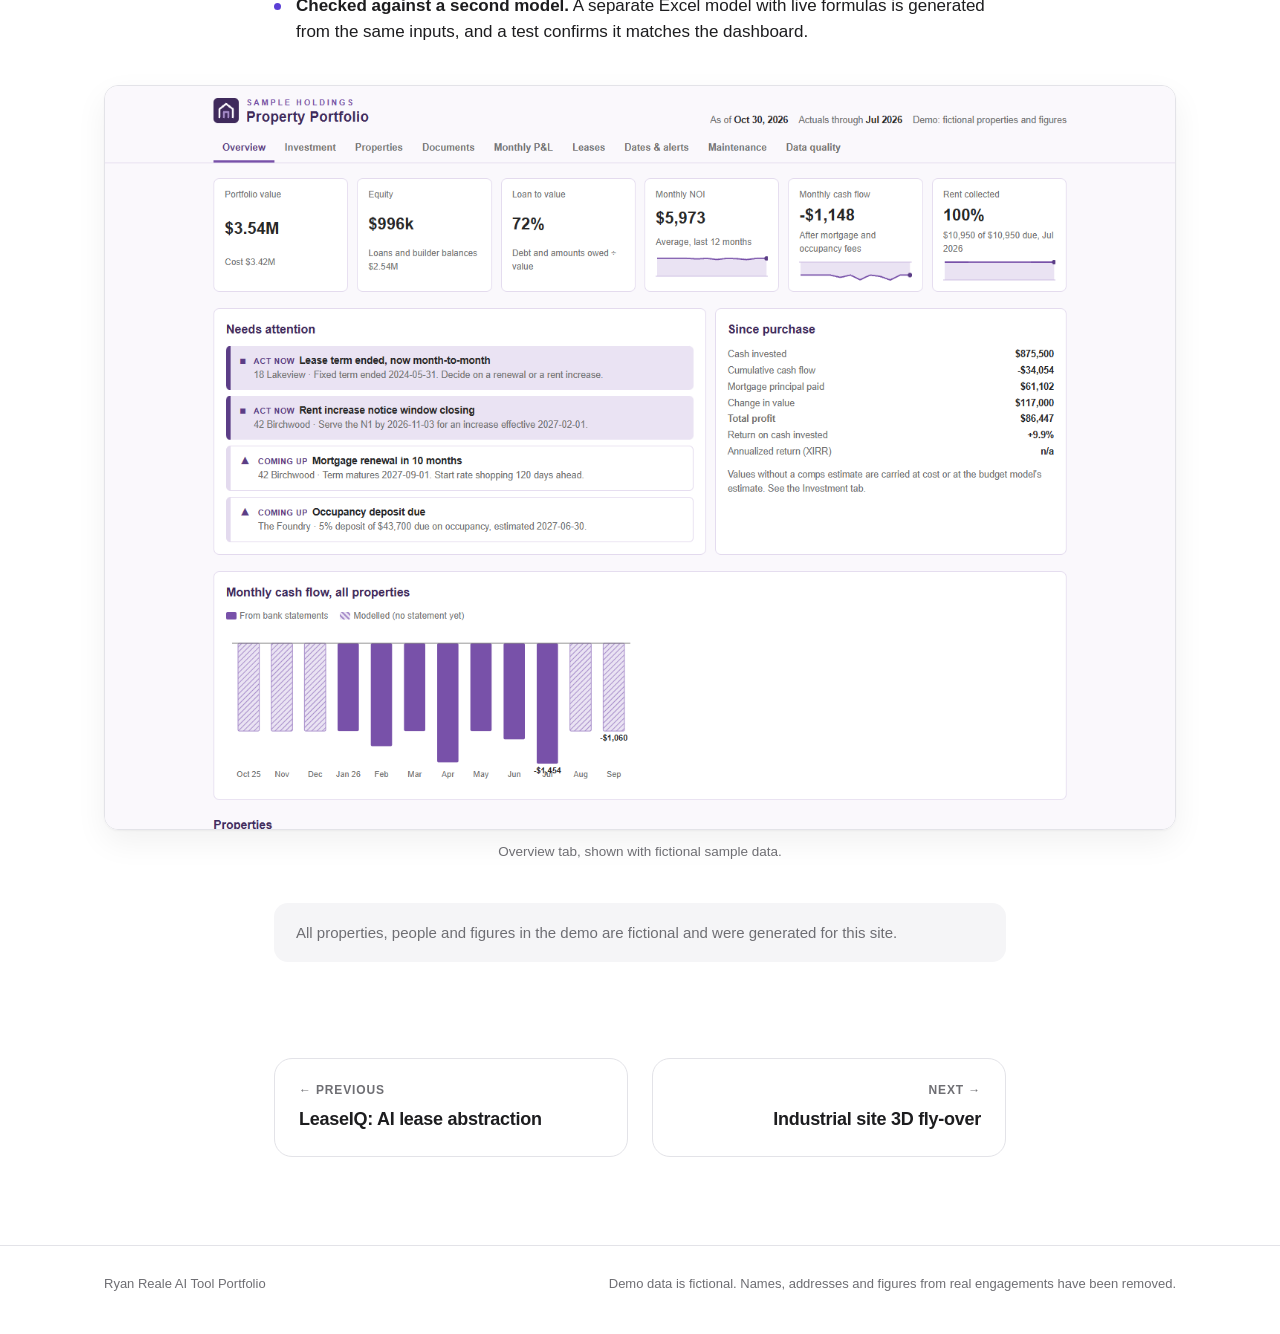
<file: projects/property-portfolio.html>
<!doctype html>
<html lang="en">
<head>
<meta charset="utf-8">
<meta name="viewport" content="width=device-width, initial-scale=1">
<title>Rental property portfolio dashboard | Ryan Reale AI Tool Portfolio</title>
<meta name="description" content="Ryan Reale AI Tool Portfolio: AI tools and automations for commercial real estate and finance workflows.">
<meta name="color-scheme" content="light dark">
<link rel="stylesheet" href="../assets/style.css">
</head>
<body>
<header class="top"><div class="wrap">
<a class="brand" href="../index.html">Ryan Reale <span>AI Tool Portfolio</span></a>
<nav><a href="../index.html#projects">Projects</a><a href="../index.html#approach">Approach</a><a href="https://github.com/RSR71">GitHub</a></nav>
</div></header>

<div class="phead"><div class="wrap">
<a class="back" href="../index.html#projects">&larr; All projects</a>
<p class="eyebrow">October 2026</p>
<h1>Rental property portfolio dashboard</h1>
<p class="lead">A monthly-refreshed dashboard that turns bank statements, purchase documents and comps research into an investor view of each property. The version here runs on fictional properties and figures.</p>
<div class="btns"><a class="btn" href="../demos/property-portfolio/index.html">Open the dashboard demo</a></div>
<div class="tags"><span class="tag">Python calculation engine</span><span class="tag">One self-contained HTML file</span><span class="tag">Plain JavaScript and inline SVG</span><span class="tag">CSV and YAML inputs</span></div>
<div class="statband"><div><b>9</b><span>views, from overview to data quality</span></div><div><b>3</b><span>labels on every figure: actual, modelled, estimate</span></div><div><b>12</b><span>unit tests on the return calculations</span></div><div><b>0</b><span>chart libraries: charts are hand-written SVG</span></div></div>
</div></div>
<div class="wrap narrow"><div class="prose">
<h2>The problem</h2>
<p>A private client with a small rental portfolio, some units closed and some still under construction, had no single view of what each one was worth, what it earned and what needed attention. The facts were spread across bank statements, purchase agreements, leases and emails.</p>
<h2>How it works</h2>
<ol class="flow"><li>Reconciled transactions</li><li class="arr" aria-hidden="true">&rarr;</li><li>Property terms and documents</li><li class="arr" aria-hidden="true">&rarr;</li><li>Return calculations</li><li class="arr" aria-hidden="true">&rarr;</li><li>One HTML dashboard</li></ol>
<ul>
<li><b>Nothing modelled is passed off as actual.</b> Every number carries a badge: actual (from reconciled statements), modelled (from the property's configured terms) or estimate (from comps research). Charts hatch the modelled months.</li>
<li><b>Returns broken into their sources.</b> Total profit is split into cash flow, principal paid down, change in value and closing costs, per property and for the portfolio.</li>
<li><b>Handles every stage.</b> Closed and rented units, interim occupancy and pre-construction each get the right treatment, including a deposit schedule tracker for units not yet built.</li>
<li><b>Correct mortgage maths.</b> Amortization uses Canadian semi-annual compounding, and annualized returns use XIRR on dated cash flows. Both are covered by unit tests.</li>
<li><b>Alerts without colour coding.</b> Lease expiries, notice deadlines and renewals are ranked by stripe weight, glyph and wording, so the page reads the same for colour-blind users.</li>
<li><b>Checked against a second model.</b> A separate Excel model with live formulas is generated from the same inputs, and a test confirms it matches the dashboard.</li>
</ul>
<figure class="wide"><img src="../assets/img/property-portfolio.png" alt="Portfolio dashboard overview with value, equity, cash flow tiles and an attention list"><figcaption>Overview tab, shown with fictional sample data.</figcaption></figure>
<p class="note">All properties, people and figures in the demo are fictional and were generated for this site.</p>
</div></div>
<div class="wrap narrow"><div class="pnav">
<a href="leaseiq.html"><small>&larr; Previous</small><b>LeaseIQ: AI lease abstraction</b></a>
<a class="next" href="flyover.html"><small>Next &rarr;</small><b>Industrial site 3D fly-over</b></a>
</div></div>

<footer><div class="wrap"><span>Ryan Reale AI Tool Portfolio</span><span>Demo data is fictional. Names, addresses and figures from real engagements have been removed.</span></div></footer>
<script>
(function(){var els=document.querySelectorAll('.rise');if(!('IntersectionObserver' in window)){els.forEach(function(e){e.classList.add('in')});return}
var io=new IntersectionObserver(function(es){es.forEach(function(e){if(e.isIntersecting){e.target.classList.add('in');io.unobserve(e.target)}})},{rootMargin:'0px 0px -8% 0px'});
els.forEach(function(e,i){e.style.transitionDelay=(Math.min(i%4,3)*60)+'ms';io.observe(e)})})();
</script>
</body>
</html>
</file>
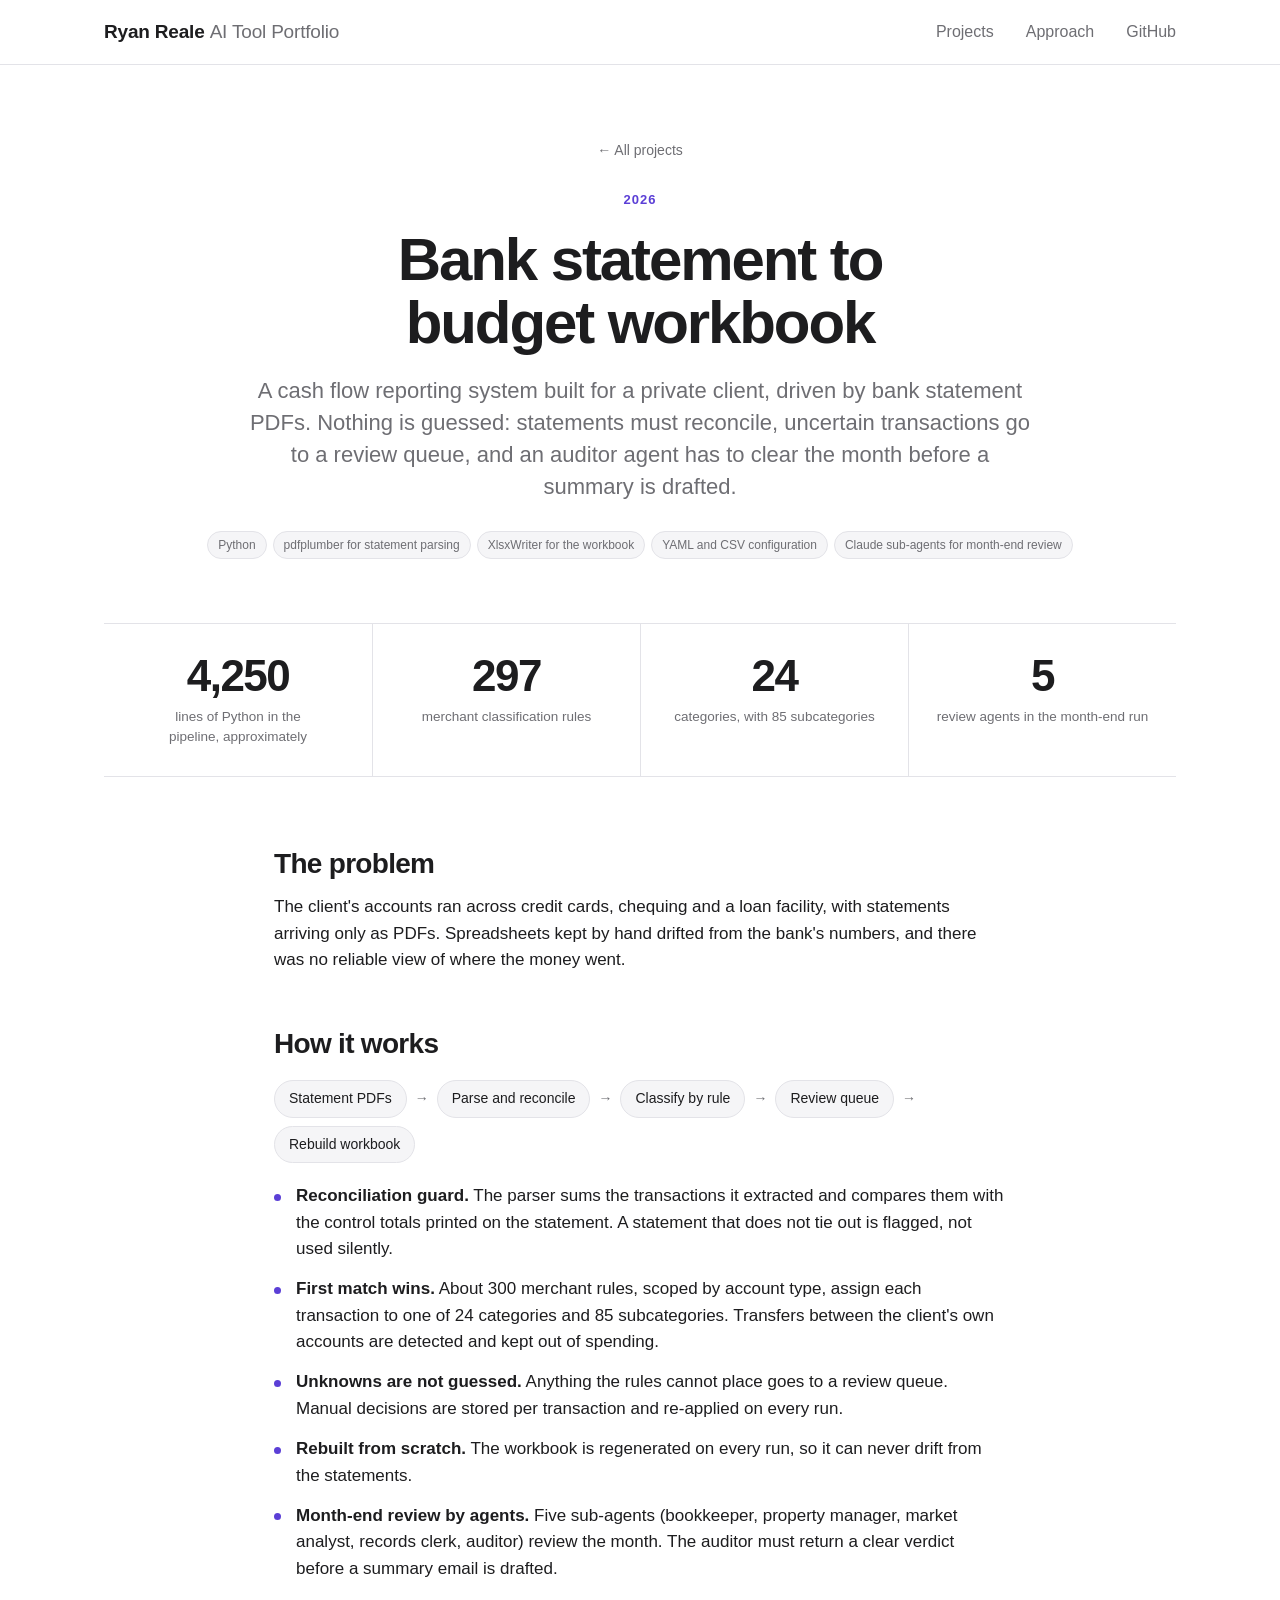
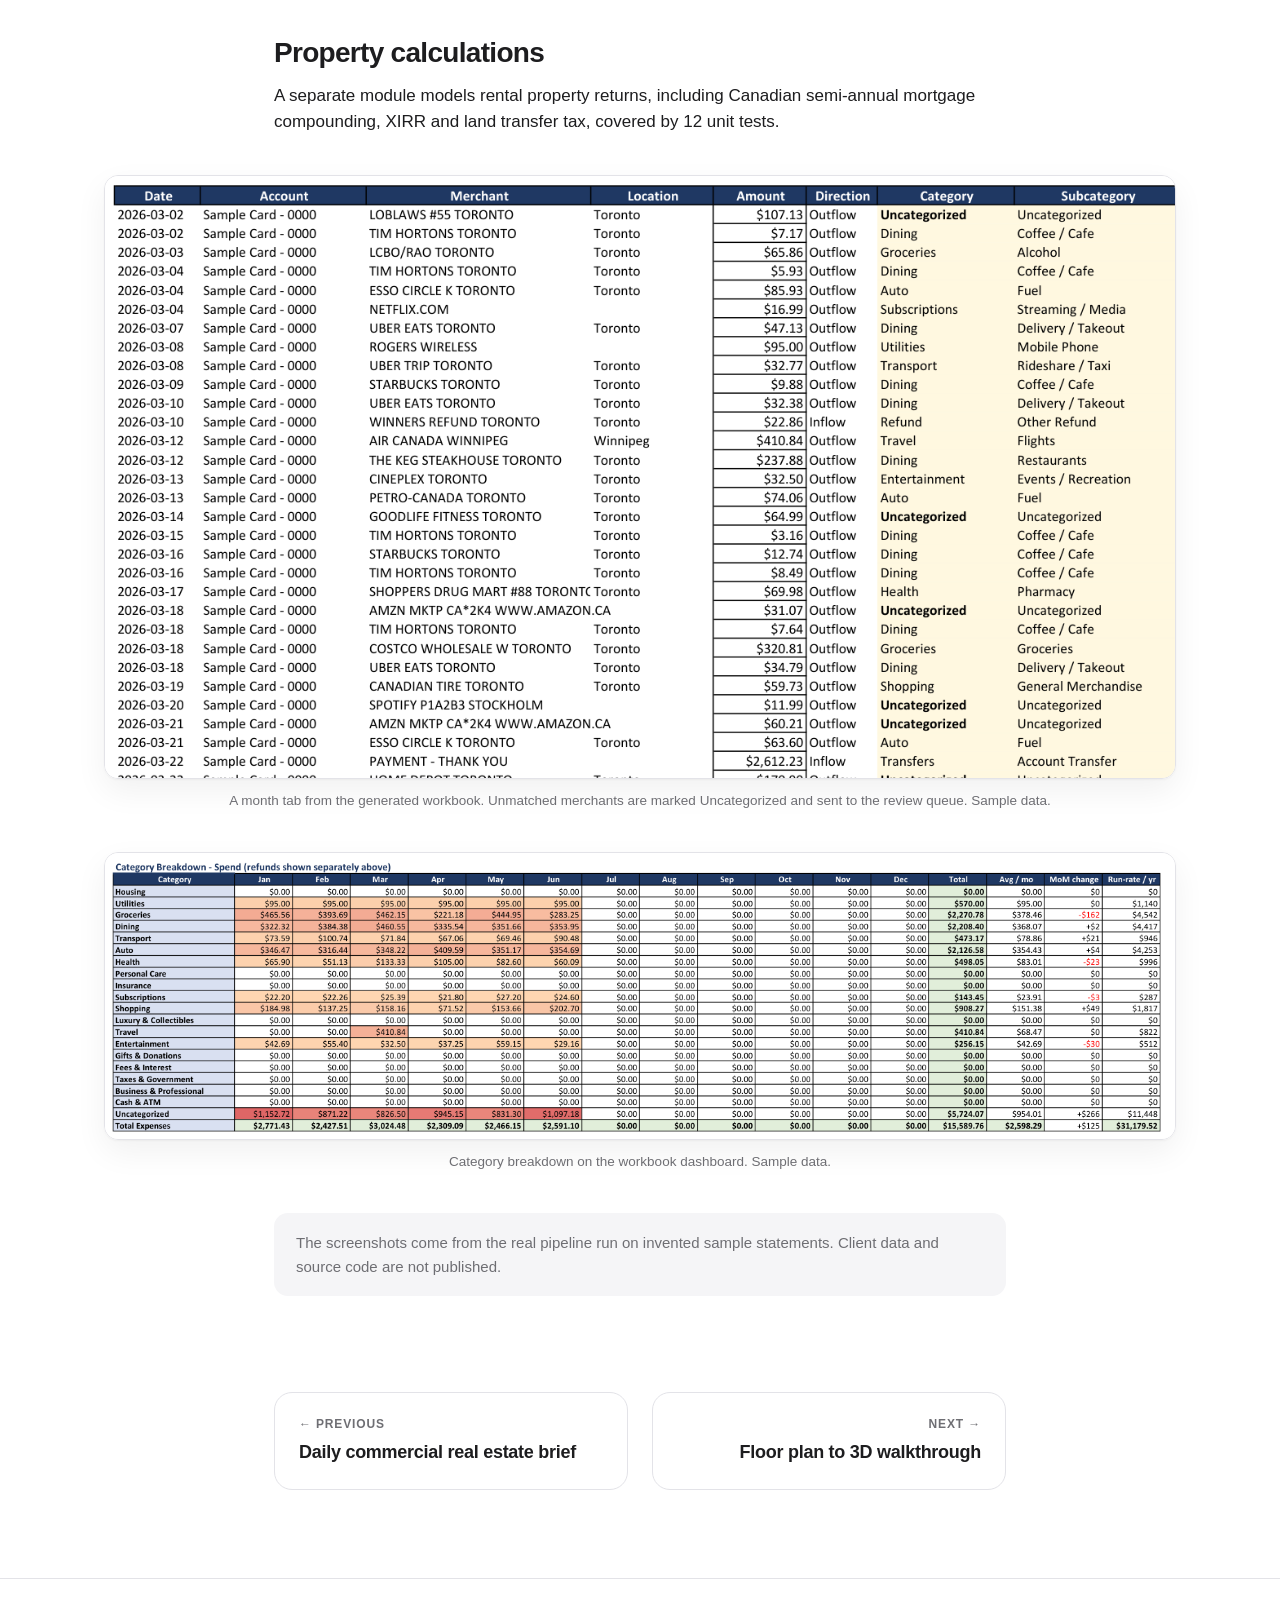
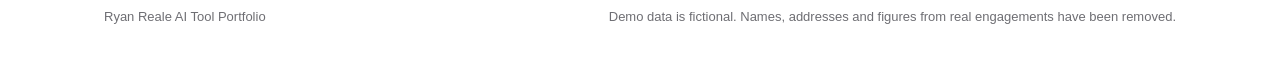
<file: projects/statement-pipeline.html>
<!doctype html>
<html lang="en">
<head>
<meta charset="utf-8">
<meta name="viewport" content="width=device-width, initial-scale=1">
<title>Bank statement to budget workbook | Ryan Reale AI Tool Portfolio</title>
<meta name="description" content="Ryan Reale AI Tool Portfolio: AI tools and automations for commercial real estate and finance workflows.">
<meta name="color-scheme" content="light dark">
<link rel="stylesheet" href="../assets/style.css">
</head>
<body>
<header class="top"><div class="wrap">
<a class="brand" href="../index.html">Ryan Reale <span>AI Tool Portfolio</span></a>
<nav><a href="../index.html#projects">Projects</a><a href="../index.html#approach">Approach</a><a href="https://github.com/RSR71">GitHub</a></nav>
</div></header>

<div class="phead"><div class="wrap">
<a class="back" href="../index.html#projects">&larr; All projects</a>
<p class="eyebrow">2026</p>
<h1>Bank statement to budget workbook</h1>
<p class="lead">A cash flow reporting system built for a private client, driven by bank statement PDFs. Nothing is guessed: statements must reconcile, uncertain transactions go to a review queue, and an auditor agent has to clear the month before a summary is drafted.</p>

<div class="tags"><span class="tag">Python</span><span class="tag">pdfplumber for statement parsing</span><span class="tag">XlsxWriter for the workbook</span><span class="tag">YAML and CSV configuration</span><span class="tag">Claude sub-agents for month-end review</span></div>
<div class="statband"><div><b>4,250</b><span>lines of Python in the pipeline, approximately</span></div><div><b>297</b><span>merchant classification rules</span></div><div><b>24</b><span>categories, with 85 subcategories</span></div><div><b>5</b><span>review agents in the month-end run</span></div></div>
</div></div>
<div class="wrap narrow"><div class="prose">
<h2>The problem</h2>
<p>The client's accounts ran across credit cards, chequing and a loan facility, with statements arriving only as PDFs. Spreadsheets kept by hand drifted from the bank's numbers, and there was no reliable view of where the money went.</p>
<h2>How it works</h2>
<ol class="flow"><li>Statement PDFs</li><li class="arr" aria-hidden="true">&rarr;</li><li>Parse and reconcile</li><li class="arr" aria-hidden="true">&rarr;</li><li>Classify by rule</li><li class="arr" aria-hidden="true">&rarr;</li><li>Review queue</li><li class="arr" aria-hidden="true">&rarr;</li><li>Rebuild workbook</li></ol>
<ul>
<li><b>Reconciliation guard.</b> The parser sums the transactions it extracted and compares them with the control totals printed on the statement. A statement that does not tie out is flagged, not used silently.</li>
<li><b>First match wins.</b> About 300 merchant rules, scoped by account type, assign each transaction to one of 24 categories and 85 subcategories. Transfers between the client's own accounts are detected and kept out of spending.</li>
<li><b>Unknowns are not guessed.</b> Anything the rules cannot place goes to a review queue. Manual decisions are stored per transaction and re-applied on every run.</li>
<li><b>Rebuilt from scratch.</b> The workbook is regenerated on every run, so it can never drift from the statements.</li>
<li><b>Month-end review by agents.</b> Five sub-agents (bookkeeper, property manager, market analyst, records clerk, auditor) review the month. The auditor must return a clear verdict before a summary email is drafted.</li>
</ul>
<h2>Property calculations</h2>
<p>A separate module models rental property returns, including Canadian semi-annual mortgage compounding, XIRR and land transfer tax, covered by 12 unit tests.</p>
<figure class="wide"><img src="../assets/img/statement-pipeline.png" alt="Month tab of the generated workbook with classified transactions"><figcaption>A month tab from the generated workbook. Unmatched merchants are marked Uncategorized and sent to the review queue. Sample data.</figcaption></figure>
<figure class="wide"><img src="../assets/img/statement-dashboard.png" alt="Category breakdown table by month from the workbook dashboard"><figcaption>Category breakdown on the workbook dashboard. Sample data.</figcaption></figure>
<p class="note">The screenshots come from the real pipeline run on invented sample statements. Client data and source code are not published.</p>
</div></div>
<div class="wrap narrow"><div class="pnav">
<a href="cre-brief.html"><small>&larr; Previous</small><b>Daily commercial real estate brief</b></a>
<a class="next" href="condo-tour.html"><small>Next &rarr;</small><b>Floor plan to 3D walkthrough</b></a>
</div></div>

<footer><div class="wrap"><span>Ryan Reale AI Tool Portfolio</span><span>Demo data is fictional. Names, addresses and figures from real engagements have been removed.</span></div></footer>
<script>
(function(){var els=document.querySelectorAll('.rise');if(!('IntersectionObserver' in window)){els.forEach(function(e){e.classList.add('in')});return}
var io=new IntersectionObserver(function(es){es.forEach(function(e){if(e.isIntersecting){e.target.classList.add('in');io.unobserve(e.target)}})},{rootMargin:'0px 0px -8% 0px'});
els.forEach(function(e,i){e.style.transitionDelay=(Math.min(i%4,3)*60)+'ms';io.observe(e)})})();
</script>
</body>
</html>
</file>
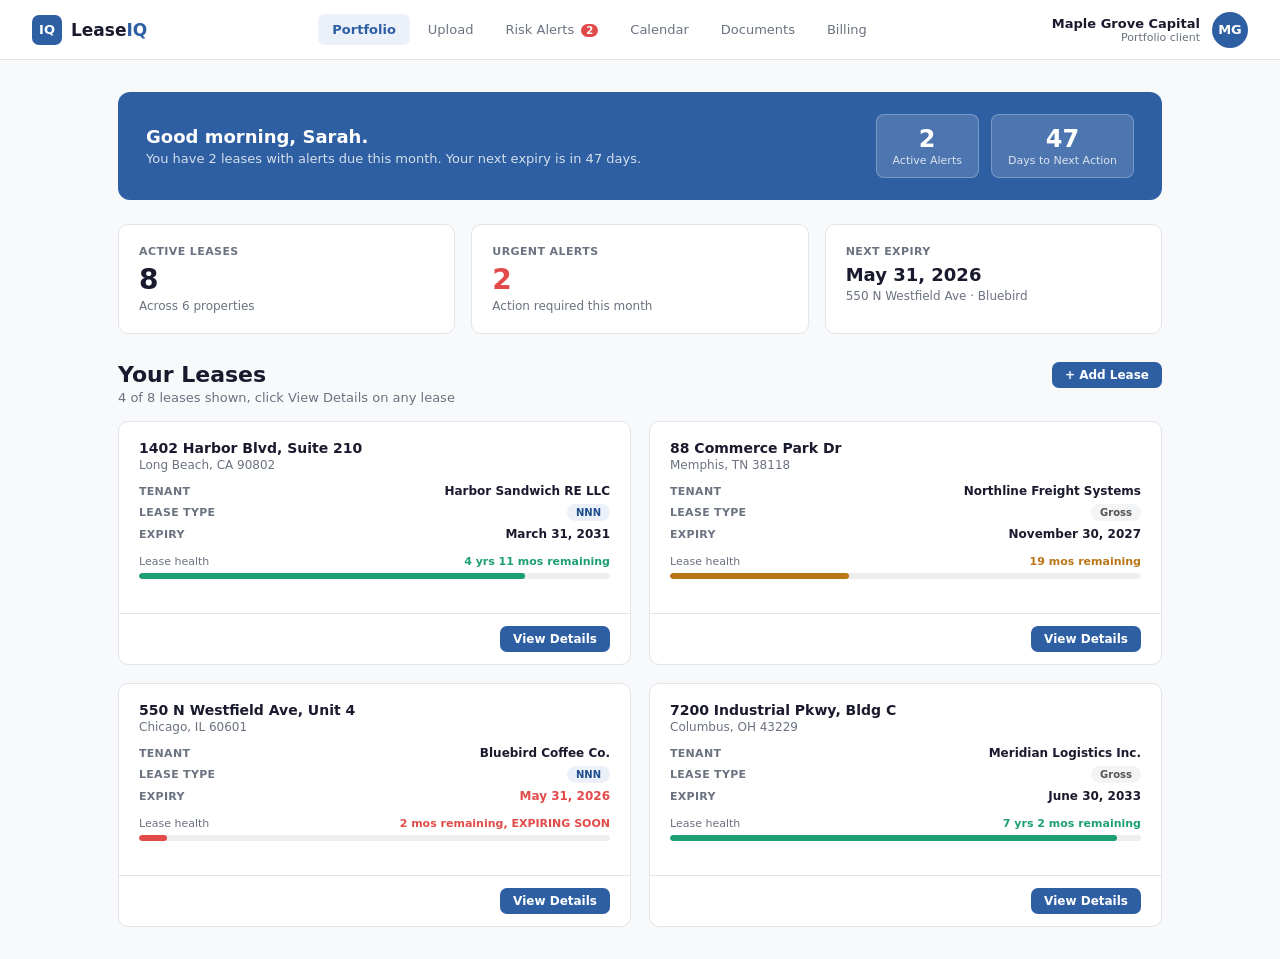
<file: demos/leaseiq/client.html>
<!DOCTYPE html>
<html lang="en">
<head>
<meta charset="UTF-8">
<meta name="viewport" content="width=device-width, initial-scale=1.0">
<title>LeaseIQ, Maple Grove Capital</title>
<style>
*,*::before,*::after{box-sizing:border-box;margin:0;padding:0}
:root{
  --primary:#2E5FA3;--primary-l:#EBF0F9;--primary-d:#244d8a;
  --success:#1D9E75;--success-l:#E6F6F1;
  --warn:#BA7517;--warn-l:#FEF3DC;
  --danger:#E24B4A;--danger-l:#FDEAEA;
  --bg:#F8F9FB;--card:#FFFFFF;--border:#E2E4E9;
  --text:#1A1A2E;--text2:#6B7280;
  --font:system-ui,-apple-system,sans-serif
}
body{font-family:var(--font);background:var(--bg);color:var(--text);min-height:100vh;font-size:14px}

/* ── TOP NAV ── */
.topnav{
  height:60px;background:#fff;border-bottom:1px solid var(--border);
  display:flex;align-items:center;justify-content:space-between;
  padding:0 32px;position:sticky;top:0;z-index:100;
}
.nav-logo{display:flex;align-items:center;gap:9px}
.lmark{width:30px;height:30px;background:var(--primary);border-radius:7px;display:flex;align-items:center;justify-content:center;color:#fff;font-weight:800;font-size:13px;flex-shrink:0}
.ltxt{font-size:17px;font-weight:700;color:var(--text)}
.ltxt span{color:var(--primary)}
.nav-links{display:flex;gap:4px;align-items:center}
.nl{padding:8px 14px;border-radius:7px;font-size:13px;font-weight:500;color:var(--text2);cursor:pointer;transition:background .12s,color .12s;user-select:none;border:none;background:none;font-family:var(--font)}
.nl:hover{background:var(--bg);color:var(--text)}
.nl.active{background:var(--primary-l);color:var(--primary);font-weight:600}
.nav-right{display:flex;align-items:center;gap:12px}
.co-name{font-size:13px;font-weight:600;color:var(--text)}
.co-sub{font-size:11px;color:var(--text2)}
.avatar{width:36px;height:36px;border-radius:50%;background:var(--primary);color:#fff;font-weight:700;font-size:13px;display:flex;align-items:center;justify-content:center;flex-shrink:0}

/* ── PAGE LAYOUT ── */
.page-wrap{max-width:1100px;margin:0 auto;padding:32px 28px}
.page{display:none}.page.active{display:block}

/* ── COMPONENTS ── */
.btn{display:inline-flex;align-items:center;gap:6px;padding:8px 18px;border-radius:7px;font-size:13px;font-weight:600;cursor:pointer;border:none;transition:opacity .12s;font-family:var(--font)}
.btn:hover{opacity:.87}
.btn-p{background:var(--primary);color:#fff}
.btn-s{background:#fff;color:var(--primary);border:1px solid var(--primary)}
.btn-sm{padding:6px 13px;font-size:12px}
.btn-xs{padding:4px 10px;font-size:11px}

.card{background:var(--card);border:1px solid var(--border);border-radius:10px;padding:22px}

.bdg{display:inline-flex;align-items:center;padding:3px 9px;border-radius:99px;font-size:11px;font-weight:600;white-space:nowrap}
.b-green{background:var(--success-l);color:#0c7a5a}
.b-amber{background:var(--warn-l);color:#8f5a10}
.b-red{background:var(--danger-l);color:#c03232}
.b-blue{background:var(--primary-l);color:#1e4c8f}
.b-gray{background:#f3f4f6;color:#555}
.b-paid{background:var(--success-l);color:#0c7a5a}
.b-proc{background:var(--primary-l);color:#1e4c8f}

/* ── WELCOME BANNER ── */
.welcome{
  background:var(--primary);border-radius:12px;
  padding:22px 28px;color:#fff;margin-bottom:24px;
  display:flex;align-items:center;justify-content:space-between;
}
.wb-title{font-size:18px;font-weight:700;margin-bottom:4px}
.wb-sub{font-size:13px;opacity:.8}
.alert-chip{background:rgba(255,255,255,.15);border:1px solid rgba(255,255,255,.25);border-radius:8px;padding:10px 16px;text-align:center}
.alert-chip .acn{font-size:24px;font-weight:800}
.alert-chip .acl{font-size:11px;opacity:.8;margin-top:1px}

/* ── STAT CARDS ── */
.stat-row{display:grid;grid-template-columns:repeat(3,1fr);gap:16px;margin-bottom:28px}
.sc{background:#fff;border:1px solid var(--border);border-radius:10px;padding:20px}
.sc .scl{font-size:11px;font-weight:700;color:var(--text2);text-transform:uppercase;letter-spacing:.4px;margin-bottom:8px}
.sc .scv{font-size:28px;font-weight:800;color:var(--text);line-height:1}
.sc .scs{font-size:12px;color:var(--text2);margin-top:5px}

/* ── LEASE CARDS ── */
.lease-grid{display:grid;grid-template-columns:repeat(2,1fr);gap:18px}
.lease-card{background:#fff;border:1px solid var(--border);border-radius:10px;overflow:hidden;transition:box-shadow .15s}
.lease-card:hover{box-shadow:0 4px 16px rgba(0,0,0,.07)}
.lc-body{padding:18px 20px}
.lc-addr{font-size:14px;font-weight:700;color:var(--text);margin-bottom:2px}
.lc-city{font-size:12px;color:var(--text2);margin-bottom:12px}
.lc-row{display:flex;align-items:center;justify-content:space-between;margin-bottom:6px}
.lc-lbl{font-size:11px;font-weight:600;color:var(--text2);text-transform:uppercase;letter-spacing:.3px}
.lc-val{font-size:12px;font-weight:600;color:var(--text)}
.status-bar-wrap{margin:14px 0 16px}
.status-bar-lbl{display:flex;justify-content:space-between;font-size:11px;color:var(--text2);margin-bottom:5px}
.status-bar-bg{height:6px;background:#eee;border-radius:99px;overflow:hidden}
.status-bar-fill{height:100%;border-radius:99px}
.lc-foot{padding:12px 20px;border-top:1px solid var(--border);display:flex;justify-content:flex-end}

/* ── SECTION HEADERS ── */
.ph{display:flex;align-items:flex-start;justify-content:space-between;margin-bottom:24px}
.ph h1{font-size:22px;font-weight:700}
.ph p{font-size:13px;color:var(--text2);margin-top:3px}
.section-lbl{font-size:11px;font-weight:700;text-transform:uppercase;letter-spacing:.5px;color:var(--text2);border-bottom:1px solid var(--border);padding-bottom:8px;margin-bottom:14px}

/* ── LEASE DETAIL ── */
.detail-grid{display:grid;grid-template-columns:1fr 360px;gap:20px;align-items:start}
.field-group{margin-bottom:22px}
.field-grid{display:grid;grid-template-columns:1fr 1fr;gap:12px}
.fi{}
.fi-lbl{font-size:11px;font-weight:600;color:var(--text2);text-transform:uppercase;letter-spacing:.3px;margin-bottom:3px}
.fi-val{font-size:14px;color:var(--text);font-weight:500}
.fi-val.big{font-size:18px;font-weight:700;color:var(--primary)}
.fi-val.hl{color:var(--warn);font-weight:700}
.back-btn{display:inline-flex;align-items:center;gap:6px;font-size:13px;color:var(--text2);cursor:pointer;margin-bottom:18px;font-weight:500}
.back-btn:hover{color:var(--primary)}

/* ── RISK CARDS ── */
.risk-card{background:#fff;border:1px solid var(--border);border-radius:10px;padding:18px;margin-bottom:14px}
.rc-top{display:flex;align-items:flex-start;justify-content:space-between;margin-bottom:10px;gap:10px}
.rc-title{font-size:13px;font-weight:700;color:var(--text)}
.rc-body{font-size:13px;color:var(--text2);line-height:1.55}
.rc-countdown{margin-top:10px;padding:8px 12px;background:var(--bg);border-radius:6px;font-size:12px;color:var(--text2)}
.rc-countdown strong{color:var(--text)}
.rc-action{margin-top:10px;padding:8px 12px;background:var(--primary-l);border-radius:6px;font-size:12px;color:var(--primary);font-weight:600}

/* ── ALERTS PAGE ── */
.alert-card{background:#fff;border:1px solid var(--border);border-radius:10px;padding:20px;margin-bottom:14px}
.ac-top{display:flex;align-items:flex-start;justify-content:space-between;margin-bottom:12px;gap:12px}
.ac-title{font-size:14px;font-weight:700;color:var(--text);margin-bottom:3px}
.ac-addr{font-size:12px;color:var(--text2)}
.ac-body{font-size:13px;color:var(--text2);line-height:1.55;margin-bottom:12px}
.ac-action{padding:10px 14px;background:var(--bg);border-radius:7px;font-size:13px;color:var(--text);border:1px solid var(--border)}
.ac-action strong{color:var(--primary)}
.upcoming-item{display:flex;align-items:center;justify-content:space-between;padding:12px 16px;border-bottom:1px solid var(--border)}
.upcoming-item:last-child{border-bottom:none}
.ui-left{}
.ui-title{font-size:13px;font-weight:600;color:var(--text)}
.ui-sub{font-size:12px;color:var(--text2);margin-top:2px}
.ui-right{display:flex;align-items:center;gap:10px;flex-shrink:0}
.ui-days{font-size:12px;color:var(--text2)}

/* ── CALENDAR ── */
.cal-grid{display:grid;grid-template-columns:repeat(7,1fr);gap:1px;background:var(--border);border:1px solid var(--border);border-radius:10px;overflow:hidden}
.cal-dh{background:var(--bg);padding:9px;text-align:center;font-size:11px;font-weight:700;color:var(--text2);text-transform:uppercase;letter-spacing:.4px}
.cal-cell{background:#fff;min-height:88px;padding:8px;position:relative;cursor:default}
.cal-cell.has-event{cursor:pointer}
.cal-cell:hover.has-event{background:var(--bg)}
.cal-dn{font-size:12px;font-weight:600;color:var(--text2);margin-bottom:4px;display:flex;align-items:center;gap:4px}
.cal-dn.today{width:22px;height:22px;background:var(--primary);color:#fff;border-radius:50%;display:flex;align-items:center;justify-content:center;font-size:11px}
.cal-dot{width:8px;height:8px;border-radius:50%;display:inline-block;flex-shrink:0}
.cal-dot-r{background:var(--danger)}
.cal-dot-a{background:var(--warn)}
.cal-empty{background:#f9fafb}
.cal-evt-label{font-size:10px;font-weight:600;margin-top:2px;padding:2px 5px;border-radius:4px}
.cal-evt-r{background:var(--danger-l);color:#c03232}
.cal-evt-a{background:var(--warn-l);color:#8f5a10}

/* TOOLTIP */
.cal-tooltip{
  position:fixed;background:#1a2332;color:#fff;border-radius:8px;
  padding:10px 14px;font-size:12px;z-index:999;pointer-events:none;
  opacity:0;transition:opacity .15s;max-width:220px;line-height:1.4;
  box-shadow:0 4px 16px rgba(0,0,0,.2)
}
.cal-tooltip.visible{opacity:1}
.cal-tt-title{font-weight:700;margin-bottom:3px}
.cal-tt-addr{opacity:.7;font-size:11px}

/* ── DOCUMENTS TABLE ── */
.tw{background:#fff;border:1px solid var(--border);border-radius:10px;overflow:hidden}
table{width:100%;border-collapse:collapse}
thead th{text-align:left;padding:10px 18px;font-size:11px;font-weight:700;text-transform:uppercase;letter-spacing:.4px;color:var(--text2);background:var(--bg);border-bottom:1px solid var(--border)}
tbody tr{border-bottom:1px solid #f0f1f3}
tbody tr:last-child{border-bottom:none}
tbody tr:hover{background:var(--bg)}
tbody td{padding:13px 18px;font-size:13px;color:var(--text2);vertical-align:middle}
.tdp{font-weight:600;color:var(--text)}

/* ── BILLING ── */
.plan-card{background:#fff;border:1px solid var(--border);border-radius:10px;padding:24px;margin-bottom:24px;display:flex;align-items:center;justify-content:space-between}
.pc-left{}
.pc-badge{background:var(--primary-l);color:var(--primary);font-size:11px;font-weight:700;padding:3px 9px;border-radius:99px;display:inline-block;margin-bottom:8px}
.pc-plan{font-size:18px;font-weight:700;color:var(--text)}
.pc-price{font-size:28px;font-weight:800;color:var(--primary);margin-top:4px}
.pc-price span{font-size:14px;font-weight:500;color:var(--text2)}
.pc-next{font-size:12px;color:var(--text2);margin-top:6px}
.pc-features{display:flex;flex-direction:column;gap:6px}
.pc-feat{display:flex;align-items:center;gap:8px;font-size:13px;color:var(--text2)}
.pc-feat svg{color:var(--success);flex-shrink:0}

/* ── UPLOAD PAGE ── */
.dz{border:2px dashed var(--border);border-radius:10px;padding:44px 24px;text-align:center;background:#fff;transition:border-color .15s,background .15s;cursor:pointer}
.dz:hover{border-color:var(--primary);background:var(--primary-l)}
.dz.drag{border-color:var(--primary);background:var(--primary-l)}
.dz-ico{width:44px;height:44px;margin:0 auto 12px;color:var(--primary)}
.dz-ttl{font-size:15px;font-weight:700;color:var(--text);margin-bottom:4px}
.dz-sub{font-size:12px;color:var(--text2)}
.dz-file{margin-top:12px;font-size:12px;color:var(--primary);font-weight:600}
.upl-form{background:#fff;border:1px solid var(--border);border-radius:10px;padding:22px;margin-top:16px}
.fgrp{margin-bottom:14px}.fgrp:last-child{margin-bottom:0}
.flbl{display:block;font-size:11px;font-weight:700;color:var(--text2);text-transform:uppercase;letter-spacing:.4px;margin-bottom:6px}
.finp{width:100%;padding:9px 12px;font-size:13px;border:1px solid var(--border);border-radius:7px;font-family:var(--font);color:var(--text);background:#fff}
.finp:focus{outline:none;border-color:var(--primary)}
.pw{display:none;margin-top:16px;background:#fff;border:1px solid var(--border);border-radius:10px;padding:20px}
.pw.active{display:block}
.pstep{font-size:13px;font-weight:600;color:var(--text);margin-bottom:10px}
.pbbg{height:8px;background:#eee;border-radius:99px;overflow:hidden}
.pbf{height:100%;background:var(--primary);border-radius:99px;width:0;transition:width .5s,background .3s}
.ppct{font-size:11px;color:var(--text2);margin-top:6px;text-align:right}
.sb2{display:none;margin-top:16px;background:var(--success-l);border:1px solid var(--success);border-radius:10px;padding:20px}
.sb2.active{display:block}
.sbt{font-size:14px;font-weight:700;color:#0c7a5a;margin-bottom:4px;display:flex;align-items:center;gap:8px}
.sbs{font-size:13px;color:#0c7a5a;opacity:.85}
.sb-actions{margin-top:12px;display:flex;gap:8px}
.b-review{background:var(--warn-l);color:#8f5a10}
.b-needs{background:var(--danger-l);color:#c03232}
.b-extract{background:var(--primary-l);color:#1e4c8f}

/* ── MODAL ── */
.modal-overlay{position:fixed;inset:0;background:rgba(0,0,0,.4);display:flex;align-items:center;justify-content:center;z-index:200;animation:modalFadeIn .15s}
@keyframes modalFadeIn{from{opacity:0}to{opacity:1}}
.modal-card{background:#fff;border-radius:12px;width:480px;max-width:90vw;box-shadow:0 8px 32px rgba(0,0,0,.15);animation:modalSlideUp .2s}
@keyframes modalSlideUp{from{transform:translateY(10px);opacity:0}to{transform:translateY(0);opacity:1}}
.modal-header{display:flex;align-items:center;justify-content:space-between;padding:18px 22px;border-bottom:1px solid var(--border)}
.modal-header h3{font-size:16px;font-weight:700}
.modal-close{background:none;border:none;font-size:22px;cursor:pointer;color:var(--text2);line-height:1}
.modal-close:hover{color:var(--text)}
.modal-body{padding:20px 22px}
.modal-body textarea.finp{resize:vertical;min-height:80px}
.modal-footer{padding:14px 22px;border-top:1px solid var(--border);display:flex;justify-content:flex-end;gap:8px}

/* ── TOAST ── */
.toast{position:fixed;top:72px;right:24px;background:#1a2332;color:#fff;padding:12px 20px;border-radius:8px;font-size:13px;font-weight:500;box-shadow:0 4px 16px rgba(0,0,0,.2);transform:translateY(-20px);opacity:0;transition:transform .25s,opacity .25s;z-index:300;pointer-events:none;max-width:360px}
.toast.visible{transform:translateY(0);opacity:1}

/* ── CLICKABLE ENHANCEMENTS ── */
.alert-chip.clickable{cursor:pointer;transition:background .15s}
.alert-chip.clickable:hover{background:rgba(255,255,255,.25)}
.sc.clickable{cursor:pointer;transition:box-shadow .15s}
.sc.clickable:hover{box-shadow:0 2px 12px rgba(0,0,0,.08)}
.upcoming-item.clickable{cursor:pointer;transition:background .12s}
.upcoming-item.clickable:hover{background:var(--bg)}
</style>
</head>
<body>

<!-- ═══ TOP NAV ═══ -->
<header class="topnav">
  <div class="nav-logo">
    <div class="lmark">IQ</div>
    <span class="ltxt">Lease<span>IQ</span></span>
  </div>
  <nav class="nav-links">
    <button class="nl active" onclick="navTo('portfolio')">Portfolio</button>
    <button class="nl" onclick="navTo('upload')">Upload</button>
    <button class="nl" onclick="navTo('alerts')">Risk Alerts <span style="background:var(--danger);color:#fff;font-size:10px;font-weight:700;padding:1px 5px;border-radius:99px;margin-left:3px">2</span></button>
    <button class="nl" onclick="navTo('calendar')">Calendar</button>
    <button class="nl" onclick="navTo('documents')">Documents</button>
    <button class="nl" onclick="navTo('billing')">Billing</button>
  </nav>
  <div class="nav-right">
    <div style="text-align:right">
      <div class="co-name">Maple Grove Capital</div>
      <div class="co-sub">Portfolio client</div>
    </div>
    <div class="avatar">MG</div>
  </div>
</header>

<!-- ═══ PAGES ═══ -->

<!-- ── PORTFOLIO ── -->
<div id="page-portfolio" class="page active">
  <div class="page-wrap">

    <div class="welcome">
      <div>
        <div class="wb-title">Good morning, Sarah.</div>
        <div class="wb-sub">You have 2 leases with alerts due this month. Your next expiry is in 47 days.</div>
      </div>
      <div style="display:flex;gap:12px">
        <div class="alert-chip clickable" onclick="navTo('alerts')">
          <div class="acn">2</div>
          <div class="acl">Active Alerts</div>
        </div>
        <div class="alert-chip clickable" onclick="navTo('alerts')">
          <div class="acn">47</div>
          <div class="acl">Days to Next Action</div>
        </div>
      </div>
    </div>

    <div class="stat-row">
      <div class="sc">
        <div class="scl">Active Leases</div>
        <div class="scv">8</div>
        <div class="scs">Across 6 properties</div>
      </div>
      <div class="sc clickable" onclick="navTo('alerts')">
        <div class="scl">Urgent Alerts</div>
        <div class="scv" style="color:var(--danger)">2</div>
        <div class="scs">Action required this month</div>
      </div>
      <div class="sc">
        <div class="scl">Next Expiry</div>
        <div class="scv" style="font-size:18px;margin-top:4px">May 31, 2026</div>
        <div class="scs">550 N Westfield Ave · Bluebird</div>
      </div>
    </div>

    <div class="ph" style="margin-bottom:16px">
      <div><h1>Your Leases</h1><p>4 of 8 leases shown, click View Details on any lease</p></div>
      <button class="btn btn-p btn-sm" onclick="navTo('upload')">+ Add Lease</button>
    </div>

    <div class="lease-grid">

      <!-- Card 1: green ~5yr -->
      <div class="lease-card">
        <div class="lc-body">
          <div class="lc-addr">1402 Harbor Blvd, Suite 210</div>
          <div class="lc-city">Long Beach, CA 90802</div>
          <div class="lc-row"><span class="lc-lbl">Tenant</span><span class="lc-val">Harbor Sandwich RE LLC</span></div>
          <div class="lc-row"><span class="lc-lbl">Lease Type</span><span class="bdg b-blue" style="font-size:10px">NNN</span></div>
          <div class="lc-row"><span class="lc-lbl">Expiry</span><span class="lc-val">March 31, 2031</span></div>
          <div class="status-bar-wrap">
            <div class="status-bar-lbl"><span>Lease health</span><span style="color:var(--success);font-weight:600">4 yrs 11 mos remaining</span></div>
            <div class="status-bar-bg"><div class="status-bar-fill" style="width:82%;background:var(--success)"></div></div>
          </div>
        </div>
        <div class="lc-foot"><button class="btn btn-p btn-sm" onclick="viewStaticDetail('harbor')">View Details</button></div>
      </div>

      <!-- Card 2: amber ~19mo -->
      <div class="lease-card">
        <div class="lc-body">
          <div class="lc-addr">88 Commerce Park Dr</div>
          <div class="lc-city">Memphis, TN 38118</div>
          <div class="lc-row"><span class="lc-lbl">Tenant</span><span class="lc-val">Northline Freight Systems</span></div>
          <div class="lc-row"><span class="lc-lbl">Lease Type</span><span class="bdg b-gray" style="font-size:10px">Gross</span></div>
          <div class="lc-row"><span class="lc-lbl">Expiry</span><span class="lc-val">November 30, 2027</span></div>
          <div class="status-bar-wrap">
            <div class="status-bar-lbl"><span>Lease health</span><span style="color:var(--warn);font-weight:600">19 mos remaining</span></div>
            <div class="status-bar-bg"><div class="status-bar-fill" style="width:38%;background:var(--warn)"></div></div>
          </div>
        </div>
        <div class="lc-foot"><button class="btn btn-p btn-sm" onclick="viewStaticDetail('commerce')">View Details</button></div>
      </div>

      <!-- Card 3: red ~2mo -->
      <div class="lease-card">
        <div class="lc-body">
          <div class="lc-addr">550 N Westfield Ave, Unit 4</div>
          <div class="lc-city">Chicago, IL 60601</div>
          <div class="lc-row"><span class="lc-lbl">Tenant</span><span class="lc-val">Bluebird Coffee Co.</span></div>
          <div class="lc-row"><span class="lc-lbl">Lease Type</span><span class="bdg b-blue" style="font-size:10px">NNN</span></div>
          <div class="lc-row"><span class="lc-lbl">Expiry</span><span class="lc-val" style="color:var(--danger);font-weight:700">May 31, 2026</span></div>
          <div class="status-bar-wrap">
            <div class="status-bar-lbl"><span>Lease health</span><span style="color:var(--danger);font-weight:600">2 mos remaining, EXPIRING SOON</span></div>
            <div class="status-bar-bg"><div class="status-bar-fill" style="width:6%;background:var(--danger)"></div></div>
          </div>
        </div>
        <div class="lc-foot"><button class="btn btn-p btn-sm" onclick="viewStaticDetail('westfield')">View Details</button></div>
      </div>

      <!-- Card 4: green ~3yr -->
      <div class="lease-card">
        <div class="lc-body">
          <div class="lc-addr">7200 Industrial Pkwy, Bldg C</div>
          <div class="lc-city">Columbus, OH 43229</div>
          <div class="lc-row"><span class="lc-lbl">Tenant</span><span class="lc-val">Meridian Logistics Inc.</span></div>
          <div class="lc-row"><span class="lc-lbl">Lease Type</span><span class="bdg b-gray" style="font-size:10px">Gross</span></div>
          <div class="lc-row"><span class="lc-lbl">Expiry</span><span class="lc-val">June 30, 2033</span></div>
          <div class="status-bar-wrap">
            <div class="status-bar-lbl"><span>Lease health</span><span style="color:var(--success);font-weight:600">7 yrs 2 mos remaining</span></div>
            <div class="status-bar-bg"><div class="status-bar-fill" style="width:95%;background:var(--success)"></div></div>
          </div>
        </div>
        <div class="lc-foot"><button class="btn btn-p btn-sm" onclick="viewStaticDetail('industrial')">View Details</button></div>
      </div>

    </div>
  </div>
</div>

<!-- ── LEASE DETAIL ── -->
<div id="page-detail" class="page">
  <div class="page-wrap" id="detail-wrap">
    <!-- Populated dynamically by renderDetail() or shows hardcoded fallback -->
  </div>
</div>

<!-- ── RISK ALERTS ── -->
<div id="page-alerts" class="page">
  <div class="page-wrap">
    <div class="ph">
      <div>
        <h1>Active Alerts</h1>
        <p>2 items require your attention</p>
      </div>
    </div>

    <div id="alerts-static">
    <div class="alert-card">
      <div class="ac-top">
        <div>
          <div class="ac-title">Personal Guarantee Expiring</div>
          <div class="ac-addr">1402 Harbor Blvd, Suite 210 &nbsp;·&nbsp; Long Beach, CA</div>
        </div>
        <div style="display:flex;flex-direction:column;align-items:flex-end;gap:6px">
          <span class="bdg b-red">HIGH PRIORITY</span>
          <span style="font-size:12px;color:var(--text2)">274 days away</span>
        </div>
      </div>
      <div class="ac-body">
        The personal guarantee provided by Doctor's Associates Inc. (Harbor Sandwich's parent company) expires on <strong>December 31, 2026</strong>, over 4 years before your lease ends on March 31, 2031. Without a guarantee, you have limited recourse if the tenant defaults after that date.
      </div>
      <div class="ac-action">
        <strong>Action required:</strong> Request a replacement or extended guarantee from the tenant before December 31, 2026. Your LeaseIQ analyst can draft a demand letter on your behalf.
        <button class="btn btn-p btn-xs" style="margin-top:8px;display:block" onclick="showContactModal('Re: Personal Guarantee, 1402 Harbor Blvd')">Contact Analyst</button>
      </div>
    </div>

    <div class="alert-card">
      <div class="ac-top">
        <div>
          <div class="ac-title">Lease Expiring in 2 Months</div>
          <div class="ac-addr">550 N Westfield Ave, Unit 4 &nbsp;·&nbsp; Chicago, IL</div>
        </div>
        <div style="display:flex;flex-direction:column;align-items:flex-end;gap:6px">
          <span class="bdg b-red">HIGH PRIORITY</span>
          <span style="font-size:12px;color:var(--text2)">59 days away</span>
        </div>
      </div>
      <div class="ac-body">
        The Bluebird Coffee Co. lease at 550 N Westfield Ave expires on <strong>May 31, 2026</strong>. The renewal notice deadline has passed, if Bluebird has not yet served notice of renewal, the lease will expire and the space will become vacant.
      </div>
      <div class="ac-action">
        <strong>Action required:</strong> Confirm renewal status with Bluebird in writing immediately. If no renewal, begin marketing the space.
        <button class="btn btn-p btn-xs" style="margin-top:8px;display:block" onclick="showContactModal('Re: Lease Expiry, 550 N Westfield Ave')">Contact Analyst</button>
      </div>
    </div>
    </div>
    <div id="alerts-dynamic"></div>

    <div style="margin-top:28px">
      <div class="section-lbl" style="margin-bottom:0">Upcoming in the Next 12 Months</div>
      <div class="tw" style="margin-top:12px">
        <div class="upcoming-item clickable" onclick="viewStaticDetail('commerce')">
          <div class="ui-left">
            <div class="ui-title">Rent Escalation, 10%</div>
            <div class="ui-sub">88 Commerce Park Dr · Northline Freight · Gross Lease</div>
          </div>
          <div class="ui-right">
            <span class="ui-days">In 13 days</span>
            <span class="bdg b-amber">MEDIUM</span>
          </div>
        </div>
        <div class="upcoming-item clickable" onclick="viewStaticDetail('harbor')">
          <div class="ui-left">
            <div class="ui-title">CAM Reconciliation Due</div>
            <div class="ui-sub">1402 Harbor Blvd · Harbor Sandwich RE · NNN</div>
          </div>
          <div class="ui-right">
            <span class="ui-days">In 89 days</span>
            <span class="bdg b-amber">MEDIUM</span>
          </div>
        </div>
        <div class="upcoming-item clickable" onclick="viewStaticDetail('industrial')">
          <div class="ui-left">
            <div class="ui-title">Renewal Window Opens</div>
            <div class="ui-sub">7200 Industrial Pkwy · Meridian Logistics · Gross</div>
          </div>
          <div class="ui-right">
            <span class="ui-days">In 214 days</span>
            <span class="bdg b-gray">LOW</span>
          </div>
        </div>
      </div>
    </div>
  </div>
</div>

<!-- ── CALENDAR ── -->
<div id="page-calendar" class="page">
  <div class="page-wrap">
    <div class="ph" style="margin-bottom:16px">
      <div>
        <h1>Calendar</h1>
        <p>Key lease dates for your portfolio · April 2026</p>
      </div>
      <div style="display:flex;align-items:center;gap:8px">
        <button class="btn btn-s btn-sm" onclick="calPrev()">
          <svg width="14" height="14" viewBox="0 0 24 24" fill="none" stroke="currentColor" stroke-width="2"><polyline points="15 18 9 12 15 6"/></svg>
        </button>
        <span id="cal-month-label" style="font-size:14px;font-weight:600;min-width:120px;text-align:center">April 2026</span>
        <button class="btn btn-s btn-sm" onclick="calNext()">
          <svg width="14" height="14" viewBox="0 0 24 24" fill="none" stroke="currentColor" stroke-width="2"><polyline points="9 18 15 12 9 6"/></svg>
        </button>
      </div>
    </div>

    <div style="display:flex;gap:16px;margin-bottom:14px;font-size:12px;color:var(--text2);align-items:center">
      <div style="display:flex;align-items:center;gap:5px"><span class="cal-dot cal-dot-r"></span> Lease expiry</div>
      <div style="display:flex;align-items:center;gap:5px"><span class="cal-dot cal-dot-a"></span> Renewal / notice deadline</div>
    </div>

    <div class="cal-grid" id="calGrid">
      <div class="cal-dh">Sun</div><div class="cal-dh">Mon</div><div class="cal-dh">Tue</div>
      <div class="cal-dh">Wed</div><div class="cal-dh">Thu</div><div class="cal-dh">Fri</div><div class="cal-dh">Sat</div>
      <!-- cells rendered dynamically by renderCalendar() -->
    </div>

    <!-- tooltip -->
    <div id="calTip" class="cal-tooltip">
      <div class="cal-tt-title" id="tipTitle"></div>
      <div class="cal-tt-addr" id="tipAddr"></div>
    </div>
  </div>
</div>

<!-- ── UPLOAD ── -->
<div id="page-upload" class="page">
  <div class="page-wrap">
    <div class="ph">
      <div>
        <h1>Upload a Lease</h1>
        <p>Submit a lease PDF, our AI extracts the key terms, then a LeaseIQ analyst reviews before it's added to your portfolio.</p>
      </div>
    </div>

    <div class="dz" id="upl-dz" onclick="document.getElementById('upl-file').click()">
      <svg class="dz-ico" viewBox="0 0 24 24" fill="none" stroke="currentColor" stroke-width="1.8" stroke-linecap="round" stroke-linejoin="round"><path d="M21 15v4a2 2 0 0 1-2 2H5a2 2 0 0 1-2-2v-4"/><polyline points="17 8 12 3 7 8"/><line x1="12" y1="3" x2="12" y2="15"/></svg>
      <div class="dz-ttl">Drop lease PDF here, or click to browse</div>
      <div class="dz-sub">PDF only · up to 32 MB · native or scanned documents supported</div>
      <div class="dz-file" id="upl-fname" style="display:none"></div>
      <input type="file" id="upl-file" accept="application/pdf" style="display:none" onchange="fileChosen(this)">
    </div>

    <div class="upl-form">
      <div class="fgrp">
        <label class="flbl">Lease Name / Property Identifier</label>
        <input type="text" class="finp" id="upl-label" placeholder="e.g., Harbor Blvd Suite 210, 2024 Renewal">
      </div>
      <div class="fgrp">
        <label class="flbl">Property Address (for QA matching)</label>
        <input type="text" class="finp" id="upl-addr" placeholder="e.g., 1402 Harbor Blvd, Long Beach, CA 90802">
      </div>
      <div style="display:flex;gap:8px;margin-top:18px">
        <button class="btn btn-p" id="upl-btn" onclick="startUpload()">
          <svg width="15" height="15" viewBox="0 0 24 24" fill="none" stroke="currentColor" stroke-width="2.2" stroke-linecap="round" stroke-linejoin="round"><polyline points="17 8 12 3 7 8"/><line x1="12" y1="3" x2="12" y2="15"/></svg>
          Submit for Abstraction
        </button>
        <button class="btn btn-s" onclick="resetUpload()">Cancel</button>
      </div>
    </div>

    <div class="pw" id="upl-pw">
      <div class="pstep" id="upl-step">Uploading PDF…</div>
      <div class="pbbg"><div class="pbf" id="upl-pbf"></div></div>
      <div class="ppct" id="upl-ppct">0%</div>
    </div>

    <div class="sb2" id="upl-sb">
      <div class="sbt">
        <svg width="18" height="18" viewBox="0 0 24 24" fill="none" stroke="currentColor" stroke-width="2.5" stroke-linecap="round" stroke-linejoin="round"><polyline points="20 6 9 17 4 12"/></svg>
        Submitted for expert QA review
      </div>
      <div class="sbs">Your lease is now with a LeaseIQ analyst. Typical turnaround is 1 business day. You'll see status updates on the Documents page.</div>
      <div class="sb-actions">
        <button class="btn btn-p btn-sm" onclick="navTo('documents')">View in Documents</button>
        <button class="btn btn-s btn-sm" onclick="resetUpload()">Upload Another</button>
      </div>
    </div>

    <div class="card" style="margin-top:20px">
      <div class="section-lbl" style="margin-bottom:12px">What gets extracted</div>
      <p style="font-size:13px;color:var(--text2);line-height:1.55;margin-bottom:10px">Our AI reads your lease and pulls 20 key fields, each with a citation to the exact clause in your document:</p>
      <div style="display:grid;grid-template-columns:1fr 1fr 1fr;gap:6px 18px;font-size:12px;color:var(--text2)">
        <div>• Tenant &amp; Landlord</div><div>• Lease Type</div><div>• Premises SF</div>
        <div>• Commencement / Expiration</div><div>• Base Rent &amp; Annual Rent</div><div>• Rent PSF</div>
        <div>• Escalation Terms</div><div>• CAM Structure</div><div>• Security Deposit</div>
        <div>• Permitted Use</div><div>• Assignment Rights</div><div>• Renewal Options</div>
        <div>• Renewal Notice Deadline</div><div>• ROFO / ROFR</div><div>• Personal Guarantee</div>
      </div>
    </div>
  </div>
</div>

<!-- ── DOCUMENTS ── -->
<div id="page-documents" class="page">
  <div class="page-wrap">
    <div class="ph">
      <div><h1>Documents</h1><p>Abstracted lease records for your portfolio</p></div>
      <button class="btn btn-p btn-sm" onclick="navTo('upload')">+ Upload Lease</button>
    </div>
    <div class="tw">
      <table>
        <thead><tr><th>Document Name</th><th>Lease / Property</th><th>Submitted</th><th>Status</th><th></th></tr></thead>
        <tbody id="docs-tbody">
          <tr>
            <td class="tdp">Downtown Plaza Level 3, Lease.pdf</td>
            <td>Pending QA match · Austin, TX</td>
            <td>Apr 4, 2026</td>
            <td><span class="bdg b-review">Under Review</span></td>
            <td><span style="font-size:11px;color:var(--text2)">ETA: Apr 6, 2026</span></td>
          </tr>
          <tr>
            <td class="tdp">Westfield Ave Unit 4, Abstract</td>
            <td>Bluebird Coffee Co. · Chicago, IL</td>
            <td>Apr 3, 2026</td>
            <td><span class="bdg b-extract">AI Extracting</span></td>
            <td><span style="font-size:11px;color:var(--text2)">ETA: Apr 5, 2026</span></td>
          </tr>
          <tr style="cursor:pointer" onclick="viewStaticDetail('harbor')">
            <td class="tdp">Harbor Blvd Suite 210, Abstract</td>
            <td>Harbor Sandwich RE LLC · Long Beach, CA</td>
            <td>Apr 1, 2026</td>
            <td><span class="bdg b-green">Complete</span></td>
            <td><button class="btn btn-s btn-xs" onclick="event.stopPropagation();downloadAbstract('harbor')">Download Abstract (PDF)</button></td>
          </tr>
          <tr style="cursor:pointer" onclick="viewStaticDetail('commerce')">
            <td class="tdp">Commerce Park Dr, Abstract</td>
            <td>Northline Freight Systems · Memphis, TN</td>
            <td>Mar 15, 2026</td>
            <td><span class="bdg b-green">Complete</span></td>
            <td><button class="btn btn-s btn-xs" onclick="event.stopPropagation();downloadAbstract('commerce')">Download Abstract (PDF)</button></td>
          </tr>
          <tr style="cursor:pointer" onclick="viewStaticDetail('industrial')">
            <td class="tdp">Industrial Pkwy Bldg C, Abstract</td>
            <td>Meridian Logistics Inc. · Columbus, OH</td>
            <td>Feb 18, 2026</td>
            <td><span class="bdg b-green">Complete</span></td>
            <td><button class="btn btn-s btn-xs" onclick="event.stopPropagation();downloadAbstract('industrial')">Download Abstract (PDF)</button></td>
          </tr>
        </tbody>
      </table>
    </div>
  </div>
</div>

<!-- ── BILLING ── -->
<div id="page-billing" class="page">
  <div class="page-wrap">
    <div class="ph"><div><h1>Billing</h1><p>Your subscription and payment history</p></div></div>

    <div class="plan-card">
      <div class="pc-left">
        <div class="pc-badge">Current Plan</div>
        <div class="pc-plan">Portfolio Intelligence</div>
        <div class="pc-price">$1,200<span> / month</span></div>
        <div class="pc-next">Next billing date: May 1, 2026 &nbsp;·&nbsp; Auto-renews monthly</div>
      </div>
      <div class="pc-features">
        <div class="pc-feat">
          <svg width="14" height="14" viewBox="0 0 24 24" fill="none" stroke="currentColor" stroke-width="2.5"><polyline points="20 6 9 17 4 12"/></svg>
          Up to 10 lease abstractions / month
        </div>
        <div class="pc-feat">
          <svg width="14" height="14" viewBox="0 0 24 24" fill="none" stroke="currentColor" stroke-width="2.5"><polyline points="20 6 9 17 4 12"/></svg>
          Automated risk alerts &amp; calendar
        </div>
        <div class="pc-feat">
          <svg width="14" height="14" viewBox="0 0 24 24" fill="none" stroke="currentColor" stroke-width="2.5"><polyline points="20 6 9 17 4 12"/></svg>
          Dedicated analyst review (QA)
        </div>
        <div class="pc-feat">
          <svg width="14" height="14" viewBox="0 0 24 24" fill="none" stroke="currentColor" stroke-width="2.5"><polyline points="20 6 9 17 4 12"/></svg>
          Client portal access
        </div>
        <div style="margin-top:12px">
          <button class="btn btn-s btn-sm" onclick="showContactModal('Billing Question')">Contact Us for Billing Questions</button>
        </div>
      </div>
    </div>

    <h2 style="font-size:15px;font-weight:700;margin-bottom:14px">Invoice History</h2>
    <div class="tw">
      <table>
        <thead><tr><th>Date</th><th>Description</th><th>Amount</th><th>Status</th><th></th></tr></thead>
        <tbody>
          <tr>
            <td>Apr 1, 2026</td>
            <td class="tdp">Portfolio Intelligence, April 2026</td>
            <td style="font-weight:700">$1,200.00</td>
            <td><span class="bdg b-paid">Paid</span></td>
            <td><button class="btn btn-s btn-xs" onclick="downloadReceipt('April 2026','$1,200.00')">Receipt</button></td>
          </tr>
          <tr>
            <td>Mar 1, 2026</td>
            <td class="tdp">Portfolio Intelligence, March 2026</td>
            <td style="font-weight:700">$1,200.00</td>
            <td><span class="bdg b-paid">Paid</span></td>
            <td><button class="btn btn-s btn-xs" onclick="downloadReceipt('March 2026','$1,200.00')">Receipt</button></td>
          </tr>
          <tr>
            <td>Feb 1, 2026</td>
            <td class="tdp">Portfolio Intelligence, February 2026</td>
            <td style="font-weight:700">$1,200.00</td>
            <td><span class="bdg b-paid">Paid</span></td>
            <td><button class="btn btn-s btn-xs" onclick="downloadReceipt('February 2026','$1,200.00')">Receipt</button></td>
          </tr>
        </tbody>
      </table>
    </div>
  </div>
</div>

<!-- ── TOAST ── -->
<div id="toast" class="toast"></div>

<!-- ── CONTACT MODAL ── -->
<div id="contact-modal" class="modal-overlay" style="display:none">
  <div class="modal-card">
    <div class="modal-header">
      <h3>Contact Your Analyst</h3>
      <button class="modal-close" onclick="hideContactModal()">&times;</button>
    </div>
    <div class="modal-body">
      <div class="fgrp"><label class="flbl">Your Name</label><input type="text" class="finp" id="contact-name" value="Sarah Chen"></div>
      <div class="fgrp"><label class="flbl">Subject</label><input type="text" class="finp" id="contact-subject"></div>
      <div class="fgrp"><label class="flbl">Message</label><textarea class="finp" id="contact-msg" rows="4" placeholder="Describe what you need help with..."></textarea></div>
    </div>
    <div class="modal-footer">
      <button class="btn btn-s" onclick="hideContactModal()">Cancel</button>
      <button class="btn btn-p" onclick="sendContactForm()">Send Message</button>
    </div>
  </div>
</div>

<script>
const API_BASE='';

// ── LEASE_DATA: Static data for 4 hardcoded demo leases ──
const LEASE_DATA = {
  harbor: {
    address:'1402 Harbor Blvd, Suite 210', city:'Long Beach, CA 90802',
    tenant:'Harbor Sandwich RE LLC', landlord:'Maple Grove Holdings LP',
    leaseType:'Triple Net (NNN)', propertyUse:'Quick Service Restaurant',
    premisesSF:'1,450 SF', commencement:'April 1, 2021', expiration:'March 31, 2031',
    remainingTerm:'4 yrs 11 mos',
    baseRent:'$8,100 / mo', annualRent:'$97,200', rentPSF:'$67.03 / SF',
    escalation:'10% every 5 years', camStructure:'Tenant pays pro-rata share',
    securityDeposit:'$16,200 (2 months)',
    permittedUse:'Harbor Sandwich franchise restaurant only',
    assignment:'Permitted with landlord consent',
    renewalOptions:'2 x 5-year options', renewalNotice:'Oct 4, 2030 (180 days prior)',
    rofoRofr:'Right of First Offer', personalGuarantee:"Doctor's Associates Inc.",
    abstractedDate:'April 1, 2026', status:'QA Approved',
    risks:[
      {title:'Personal Guarantee Expires Early',severity:'HIGH',body:"The personal guarantee from Doctor's Associates Inc. expires December 31, 2026, more than 4 years before the lease ends. No replacement guarantee is currently on file.",countdown:'274 days',countdownLabel:'until guarantee expiry',action:'Contact LeaseIQ to discuss remediation options'},
      {title:'Renewal Notice Window',severity:'MEDIUM',body:'Tenant must send written renewal notice by October 4, 2030, 180 days before expiry. Missing this deadline forfeits both 5-year renewal options.',countdown:'1,647 days',countdownLabel:'until renewal notice deadline',action:'Send written notice to landlord by Oct 4, 2030'}
    ]
  },
  commerce: {
    address:'88 Commerce Park Dr', city:'Memphis, TN 38118',
    tenant:'Northline Freight Systems', landlord:'Commerce Park Holdings LLC',
    leaseType:'Gross', propertyUse:'Industrial (Distribution)',
    premisesSF:'125,000 SF', commencement:'January 1, 2019', expiration:'November 30, 2027',
    remainingTerm:'19 mos',
    baseRent:'$14,500 / mo', annualRent:'$174,000', rentPSF:'$1.39 / SF',
    escalation:'10% on each 5th anniversary', camStructure:'Included in gross rent',
    securityDeposit:'$29,000 (2 months)',
    permittedUse:'Warehouse and distribution operations',
    assignment:'Freely assignable to Northline affiliates',
    renewalOptions:'1 x 3-year option', renewalNotice:'120 days prior',
    rofoRofr:'ROFR on adjacent units', personalGuarantee:'Northline Holdings Corp. (parent)',
    abstractedDate:'March 15, 2026', status:'QA Approved',
    risks:[
      {title:'Rent Escalation Due April 15',severity:'MEDIUM',body:'A 10% rent escalation takes effect on April 15, 2026 per the 5th anniversary clause. Monthly base rent will increase from $14,500 to $15,950.',countdown:'9 days',countdownLabel:'until escalation',action:'Verify updated rent schedule with landlord and update accounting.'},
      {title:'Lease Expiring in 19 Months',severity:'MEDIUM',body:'This lease expires November 30, 2027. The renewal notice window (120 days) opens in approximately 14 months. Begin planning renewal strategy.',countdown:'575 days',countdownLabel:'until expiry',action:'Schedule renewal discussion with Northline regional team within 6 months.'}
    ]
  },
  westfield: {
    address:'550 N Westfield Ave, Unit 4', city:'Chicago, IL 60601',
    tenant:'Bluebird Coffee Co.', landlord:'Westfield Avenue Partners LP',
    leaseType:'Triple Net (NNN)', propertyUse:'Retail (Coffee Shop)',
    premisesSF:'2,100 SF', commencement:'June 1, 2016', expiration:'May 31, 2026',
    remainingTerm:'2 mos',
    baseRent:'$12,500 / mo', annualRent:'$150,000', rentPSF:'$71.43 / SF',
    escalation:'3% annually', camStructure:'Pro-rata share, capped at $4/SF',
    securityDeposit:'$25,000 (2 months)',
    permittedUse:'Bluebird coffeehouse operations',
    assignment:'Landlord consent required, not unreasonably withheld',
    renewalOptions:'2 x 5-year options', renewalNotice:'180 days prior (EXPIRED)',
    rofoRofr:'None', personalGuarantee:'None',
    abstractedDate:'April 3, 2026', status:'QA Approved',
    risks:[
      {title:'Lease Expiring in 2 Months',severity:'HIGH',body:'This lease expires May 31, 2026. The 180-day renewal notice deadline has already passed. If Bluebird has not served notice, the lease will expire and the space becomes vacant.',countdown:'55 days',countdownLabel:'until expiry',action:'Confirm renewal status with Bluebird in writing immediately. If no renewal, begin marketing the space.'},
      {title:'No Personal Guarantee',severity:'LOW',body:'No personal or corporate guarantee exists for this lease. Recovery in default is limited to the security deposit ($25,000).',countdown:null,countdownLabel:null,action:'Evaluate guarantee requirement for any renewal or new tenant.'}
    ]
  },
  industrial: {
    address:'7200 Industrial Pkwy, Bldg C', city:'Columbus, OH 43229',
    tenant:'Meridian Logistics Inc.', landlord:'Midwest Industrial REIT',
    leaseType:'Gross', propertyUse:'Industrial (Fulfillment Center)',
    premisesSF:'250,000 SF', commencement:'July 1, 2023', expiration:'June 30, 2033',
    remainingTerm:'7 yrs 2 mos',
    baseRent:'$185,000 / mo', annualRent:'$2,220,000', rentPSF:'$8.88 / SF',
    escalation:'2.5% annually', camStructure:'Included in gross rent',
    securityDeposit:'$370,000 (2 months)',
    permittedUse:'E-commerce fulfillment and last-mile distribution',
    assignment:'Permitted to Meridian affiliates; third-party requires consent',
    renewalOptions:'3 x 5-year options', renewalNotice:'270 days prior',
    rofoRofr:'ROFO on adjacent parcels', personalGuarantee:'Meridian Group Inc. (parent)',
    abstractedDate:'February 18, 2026', status:'QA Approved',
    risks:[
      {title:'Renewal Window Opens Soon',severity:'LOW',body:'The first renewal option can be exercised with 270 days notice before June 30, 2033. The earliest notice date is approximately October 2032, still over 6 years away. No immediate action required.',countdown:'2,382 days',countdownLabel:'until renewal notice deadline',action:'Add calendar reminder for Q3 2032 to begin renewal discussions.'}
    ]
  }
};

// ── TOAST ──
function showToast(msg){
  const t=document.getElementById('toast');
  t.textContent=msg;t.classList.add('visible');
  setTimeout(()=>t.classList.remove('visible'),3000);
}

// ── CONTACT MODAL ──
function showContactModal(subject){
  document.getElementById('contact-subject').value=subject||'';
  document.getElementById('contact-msg').value='';
  document.getElementById('contact-modal').style.display='flex';
}
function hideContactModal(){
  document.getElementById('contact-modal').style.display='none';
}
function sendContactForm(){
  const msg=document.getElementById('contact-msg').value.trim();
  if(!msg){document.getElementById('contact-msg').focus();return;}
  hideContactModal();
  showToast('Message sent! Your analyst will respond within 1 business day.');
}
// Close modal on overlay click
document.addEventListener('click',function(e){
  if(e.target.id==='contact-modal')hideContactModal();
});

// ── PRINT VIEW ──
function openPrintView(title,bodyHtml){
  const w=window.open('','_blank');
  if(!w){alert('Please allow popups to download documents.');return;}
  w.document.write('<!DOCTYPE html><html><head><title>'+escapeHtml(title)+'</title>'
    +'<style>'
    +'body{font-family:system-ui,sans-serif;max-width:700px;margin:40px auto;color:#1A1A2E;font-size:13px;line-height:1.6}'
    +'h1{font-size:20px;margin-bottom:4px}'
    +'.subtitle{color:#6B7280;font-size:13px;margin-bottom:24px}'
    +'table{width:100%;border-collapse:collapse;margin:16px 0}'
    +'th,td{text-align:left;padding:8px 12px;border-bottom:1px solid #E2E4E9;font-size:13px}'
    +'th{font-size:11px;text-transform:uppercase;letter-spacing:.4px;color:#6B7280;font-weight:700}'
    +'.section{font-size:11px;font-weight:700;text-transform:uppercase;letter-spacing:.5px;color:#6B7280;border-bottom:1px solid #E2E4E9;padding-bottom:6px;margin:24px 0 12px}'
    +'.logo{font-weight:800;font-size:15px;color:#2E5FA3;margin-bottom:20px}'
    +'.big{font-size:16px;font-weight:700;color:#2E5FA3}'
    +'.risk{background:#FDEAEA;border:1px solid #f5b5b5;border-radius:6px;padding:10px 14px;margin:8px 0;font-size:12px}'
    +'.risk b{color:#c03232}'
    +'@media print{body{margin:20px}}'
    +'</style></head><body>'+bodyHtml+'<a id="back-to-portfolio" href="../../index.html" style="position:fixed;z-index:99999;font:700 13px Arial,Helvetica,sans-serif;background:#3F2A5C;color:#fff;padding:9px 14px;border-radius:999px;text-decoration:none;box-shadow:0 2px 8px rgba(0,0,0,.25);right:18px;bottom:18px">&larr; Back to portfolio</a>
</body></html>');
  w.document.close();
  setTimeout(()=>w.print(),300);
}

function downloadAbstract(leaseKey){
  const l=LEASE_DATA[leaseKey];
  if(!l)return;
  const rows=[
    ['Tenant',l.tenant],['Landlord',l.landlord],['Lease Type',l.leaseType],
    ['Property Use',l.propertyUse],['Premises Area',l.premisesSF],
    ['Commencement',l.commencement],['Expiration',l.expiration],['Remaining Term',l.remainingTerm],
    ['Base Rent',l.baseRent],['Annual Rent',l.annualRent],['Rent PSF',l.rentPSF],
    ['Escalation',l.escalation],['CAM Structure',l.camStructure],['Security Deposit',l.securityDeposit],
    ['Permitted Use',l.permittedUse],['Assignment',l.assignment],
    ['Renewal Options',l.renewalOptions],['Renewal Notice',l.renewalNotice],
    ['ROFO / ROFR',l.rofoRofr],['Personal Guarantee',l.personalGuarantee]
  ];
  const tableRows=rows.map(r=>'<tr><td style="font-weight:600;color:#6B7280;width:160px">'+r[0]+'</td><td>'+escapeHtml(r[1])+'</td></tr>').join('');
  const risksHtml=l.risks.map(r=>'<div class="risk"><b>'+escapeHtml(r.severity)+': '+escapeHtml(r.title)+'</b><br>'+escapeHtml(r.body)+'</div>').join('');
  openPrintView('Lease Abstract, '+l.address,
    '<div class="logo">LeaseIQ</div>'
    +'<h1>Lease Abstract</h1>'
    +'<div class="subtitle">'+escapeHtml(l.address)+' &middot; '+escapeHtml(l.city)+'<br>Prepared for Maple Grove Capital &middot; '+escapeHtml(l.abstractedDate)+'</div>'
    +'<div class="section">Extracted Fields</div>'
    +'<table>'+tableRows+'</table>'
    +'<div class="section">Risk Alerts</div>'
    +(risksHtml||'<p style="color:#6B7280">No risk alerts identified.</p>')
    +'<div style="margin-top:32px;font-size:11px;color:#999">Generated by LeaseIQ &middot; '+new Date().toLocaleDateString('en-US',{month:'long',day:'numeric',year:'numeric'})+'</div>'
  );
}

function downloadReceipt(month,amount){
  openPrintView('Receipt, '+month,
    '<div class="logo">LeaseIQ</div>'
    +'<h1>Payment Receipt</h1>'
    +'<div class="subtitle">Maple Grove Capital</div>'
    +'<table><tr><th>Description</th><th>Amount</th></tr>'
    +'<tr><td>Portfolio Intelligence, '+escapeHtml(month)+'</td><td class="big">'+escapeHtml(amount)+'</td></tr></table>'
    +'<table><tr><td style="color:#6B7280">Payment Method</td><td>Visa ending in 4242</td></tr>'
    +'<tr><td style="color:#6B7280">Transaction ID</td><td>LIQ-'+Date.now().toString(36).toUpperCase()+'</td></tr>'
    +'<tr><td style="color:#6B7280">Status</td><td style="color:#0c7a5a;font-weight:700">Paid</td></tr>'
    +'<tr><td style="color:#6B7280">Date</td><td>'+escapeHtml(month)+' 1, 2026</td></tr></table>'
    +'<div style="margin-top:32px;font-size:11px;color:#999">LeaseIQ Inc. &middot; 500 Howard St, San Francisco, CA 94105 &middot; billing@example.com</div>'
  );
}

// ── STATIC DETAIL RENDERING ──
let currentStaticLeaseKey=null;

function viewStaticDetail(key){
  currentStaticLeaseKey=key;
  currentDetailJobId=null;
  navTo('detail');
}

function renderStaticDetail(key){
  const l=LEASE_DATA[key];
  if(!l)return '<p>Lease not found.</p>';
  const sev=s=>s==='HIGH'?'b-red':s==='MEDIUM'?'b-amber':'b-gray';
  const risksHtml=l.risks.map(r=>{
    const cd=r.countdown?'<div class="rc-countdown"><strong>'+r.countdown+'</strong> '+r.countdownLabel+'</div>':'';
    return '<div class="risk-card"><div class="rc-top"><div class="rc-title">'+escapeHtml(r.title)+'</div><span class="bdg '+sev(r.severity)+'">'+r.severity+'</span></div><div class="rc-body">'+escapeHtml(r.body)+'</div>'+cd+'<div class="rc-action">'+escapeHtml(r.action)+'</div></div>';
  }).join('');
  return `
    <div class="back-btn" onclick="navTo('portfolio')">
      <svg width="16" height="16" viewBox="0 0 24 24" fill="none" stroke="currentColor" stroke-width="2" stroke-linecap="round" stroke-linejoin="round"><polyline points="15 18 9 12 15 6"/></svg>
      Portfolio
    </div>
    <div class="ph"><div>
      <h1>${escapeHtml(l.address)}</h1>
      <p>${escapeHtml(l.city)} &nbsp;&middot;&nbsp; Abstracted ${escapeHtml(l.abstractedDate)} &nbsp;&middot;&nbsp; <span class="bdg b-green" style="font-size:11px;vertical-align:middle">${escapeHtml(l.status)}</span></p>
    </div></div>
    <div class="detail-grid">
      <div class="card">
        <div class="field-group"><div class="section-lbl">Lease Summary</div><div class="field-grid">
          <div class="fi"><div class="fi-lbl">Tenant</div><div class="fi-val">${escapeHtml(l.tenant)}</div></div>
          <div class="fi"><div class="fi-lbl">Landlord</div><div class="fi-val">${escapeHtml(l.landlord)}</div></div>
          <div class="fi"><div class="fi-lbl">Lease Type</div><div class="fi-val">${escapeHtml(l.leaseType)}</div></div>
          <div class="fi"><div class="fi-lbl">Property Use</div><div class="fi-val">${escapeHtml(l.propertyUse)}</div></div>
          <div class="fi"><div class="fi-lbl">Premises Area</div><div class="fi-val">${escapeHtml(l.premisesSF)}</div></div>
          <div class="fi"><div class="fi-lbl">Commencement</div><div class="fi-val">${escapeHtml(l.commencement)}</div></div>
          <div class="fi"><div class="fi-lbl">Expiration</div><div class="fi-val">${escapeHtml(l.expiration)}</div></div>
          <div class="fi"><div class="fi-lbl">Remaining Term</div><div class="fi-val">${escapeHtml(l.remainingTerm)}</div></div>
        </div></div>
        <div class="field-group"><div class="section-lbl">Financial Terms</div><div class="field-grid">
          <div class="fi"><div class="fi-lbl">Base Rent</div><div class="fi-val big">${escapeHtml(l.baseRent)}</div></div>
          <div class="fi"><div class="fi-lbl">Annual Rent</div><div class="fi-val big">${escapeHtml(l.annualRent)}</div></div>
          <div class="fi"><div class="fi-lbl">Rent PSF</div><div class="fi-val">${escapeHtml(l.rentPSF)}</div></div>
          <div class="fi"><div class="fi-lbl">Escalation</div><div class="fi-val">${escapeHtml(l.escalation)}</div></div>
          <div class="fi"><div class="fi-lbl">CAM Structure</div><div class="fi-val">${escapeHtml(l.camStructure)}</div></div>
          <div class="fi"><div class="fi-lbl">Security Deposit</div><div class="fi-val">${escapeHtml(l.securityDeposit)}</div></div>
        </div></div>
        <div class="field-group" style="margin-bottom:0"><div class="section-lbl">Key Provisions</div><div class="field-grid">
          <div class="fi"><div class="fi-lbl">Permitted Use</div><div class="fi-val">${escapeHtml(l.permittedUse)}</div></div>
          <div class="fi"><div class="fi-lbl">Assignment</div><div class="fi-val">${escapeHtml(l.assignment)}</div></div>
          <div class="fi"><div class="fi-lbl">Renewal Options</div><div class="fi-val">${escapeHtml(l.renewalOptions)}</div></div>
          <div class="fi"><div class="fi-lbl">Renewal Notice</div><div class="fi-val">${escapeHtml(l.renewalNotice)}</div></div>
          <div class="fi"><div class="fi-lbl">ROFO / ROFR</div><div class="fi-val">${escapeHtml(l.rofoRofr)}</div></div>
          <div class="fi"><div class="fi-lbl">Personal Guarantee</div><div class="fi-val">${escapeHtml(l.personalGuarantee)}</div></div>
        </div></div>
      </div>
      <div>
        <div class="section-lbl" style="margin-bottom:14px">Risk &amp; Alerts</div>
        ${risksHtml||'<div class="card"><p style="font-size:13px;color:var(--text2)">No risk alerts identified.</p></div>'}
        <div class="card" style="margin-top:16px"><div class="section-lbl" style="margin-bottom:12px">Need Help?</div><p style="font-size:13px;color:var(--text2);line-height:1.5;margin-bottom:14px">Questions about this lease? Your LeaseIQ analyst is available to walk through any findings.</p><button class="btn btn-s" style="width:100%;justify-content:center" onclick="showContactModal('Re: ${escapeHtml(l.address)}')">Contact Your Analyst</button></div>
      </div>
    </div>`;
}

// ── DYNAMIC CALENDAR ──
const CAL_MONTHS=['January','February','March','April','May','June','July','August','September','October','November','December'];
let calYear=2026,calMonth=3;
const CAL_EVENTS={
  '2026-3':{4:{tip:'Renewal Notice Deadline|550 N Westfield Ave, Bluebird',type:'a',label:'Notice Due'},15:{tip:'Rent Escalation (10%)|88 Commerce Park Dr, Northline',type:'a',label:'Rent Escalation'},21:{tip:'Lease Expiration|3301 Pacific Coast Hwy, Greenleaf Market',type:'r',label:'Expiry'}},
  '2026-4':{31:{tip:'Lease Expiration|550 N Westfield Ave, Bluebird',type:'r',label:'Bluebird Expiry'}}
};

function renderCalendar(){
  const label=document.getElementById('cal-month-label');
  const grid=document.getElementById('calGrid');
  if(!label||!grid)return;
  label.textContent=CAL_MONTHS[calMonth]+' '+calYear;
  const pageP=document.querySelector('#page-calendar .ph p');
  if(pageP)pageP.textContent='Key lease dates for your portfolio \u00b7 '+CAL_MONTHS[calMonth]+' '+calYear;
  // Keep headers
  const headers=Array.from(grid.querySelectorAll('.cal-dh'));
  grid.innerHTML='';
  headers.forEach(h=>grid.appendChild(h));
  const firstDay=new Date(calYear,calMonth,1).getDay();
  const daysInMonth=new Date(calYear,calMonth+1,0).getDate();
  const today=new Date();
  const events=CAL_EVENTS[calYear+'-'+calMonth]||{};
  for(let i=0;i<firstDay;i++)grid.insertAdjacentHTML('beforeend','<div class="cal-cell cal-empty"></div>');
  for(let d=1;d<=daysInMonth;d++){
    const isToday=d===today.getDate()&&calMonth===today.getMonth()&&calYear===today.getFullYear();
    const ev=events[d];
    let h='<div class="cal-cell'+(ev?' has-event':'')+'"'+(ev?' data-tip="'+ev.tip+'" data-type="'+ev.type+'" onclick="showTip(this,event)"':'')+'>';
    h+='<div class="cal-dn'+(isToday?' today':'')+'">'+d+(ev?' <span class="cal-dot cal-dot-'+ev.type+'"></span>':'')+'</div>';
    if(ev)h+='<div class="cal-evt-label cal-evt-'+ev.type+'">'+ev.label+'</div>';
    h+='</div>';
    grid.insertAdjacentHTML('beforeend',h);
  }
  const total=firstDay+daysInMonth;
  const rem=total%7;
  if(rem>0)for(let i=0;i<7-rem;i++)grid.insertAdjacentHTML('beforeend','<div class="cal-cell cal-empty"></div>');
}
function calPrev(){calMonth--;if(calMonth<0){calMonth=11;calYear--;}renderCalendar();}
function calNext(){calMonth++;if(calMonth>11){calMonth=0;calYear++;}renderCalendar();}

const PAGES = {
  portfolio: ['page-portfolio','Portfolio',0],
  detail:    ['page-detail',   'Portfolio',0],
  upload:    ['page-upload',   'Upload',1],
  alerts:    ['page-alerts',   'Risk Alerts',2],
  calendar:  ['page-calendar', 'Calendar',3],
  documents: ['page-documents','Documents',4],
  billing:   ['page-billing',  'Billing',5],
};

function navTo(k) {
  if (!PAGES[k]) return;
  document.querySelectorAll('.page').forEach(p=>p.classList.remove('active'));
  document.getElementById(PAGES[k][0]).classList.add('active');
  document.querySelectorAll('.nl').forEach((el,i)=>el.classList.toggle('active',i===PAGES[k][2]));
  if (typeof hideTip === 'function') hideTip();
  window.scrollTo(0,0);
  // Reset detail context when leaving the detail page
  if (k !== 'detail') {
    currentDetailJobId = null;
  }
  // Render detail page content when navigating to it
  if (k === 'detail') {
    renderDetail();
  }
}

// ── DETAIL VIEW ──
let currentDetailJobId=null;

function viewDetail(jobId){
  currentDetailJobId=jobId;
  navTo('detail'); // navTo calls renderDetail() when k === 'detail'
}

function renderDetail(){
  const wrap=document.getElementById('detail-wrap');
  if(!wrap)return;

  // Find job
  const job=currentDetailJobId?liqLoad().find(j=>j.id===currentDetailJobId):null;

  if(!job||!job.extraction){
    // Render from static lease data
    const key=currentStaticLeaseKey||'harbor';
    wrap.innerHTML=renderStaticDetail(key);
    return;
  }

  const f=job.extraction.fields;
  const risks=job.extraction.risks||[];
  const submitted=new Date(job.submittedAt).toLocaleDateString('en-US',{month:'long',day:'numeric',year:'numeric'});
  const isApproved=job.status==='approved';
  const statusBdg=isApproved
    ?'<span class="bdg b-green" style="font-size:11px;vertical-align:middle">QA Approved</span>'
    :'<span class="bdg b-proc" style="font-size:11px;vertical-align:middle">Pending QA</span>';

  const fv=(key,cls)=>{
    const d=f[key];
    return d?escapeHtml(d.value):', ';
  };

  let risksHtml='';
  if(risks.length){
    risksHtml=risks.map(r=>{
      const sev=r.severity==='HIGH'?'b-red':r.severity==='MEDIUM'?'b-amber':'b-gray';
      const countdown=r.daysUntil?`<div class="rc-countdown"><strong>${r.daysUntil} days</strong> remaining</div>`:'';
      return `<div class="risk-card">
        <div class="rc-top"><div class="rc-title">${escapeHtml(r.title)}</div><span class="bdg ${sev}">${escapeHtml(r.severity)}</span></div>
        <div class="rc-body">${escapeHtml(r.body)}</div>
        ${countdown}
        <div class="rc-action">${escapeHtml(r.action)}</div>
      </div>`;
    }).join('');
  }else{
    risksHtml='<div class="card"><p style="font-size:13px;color:var(--text2)">No risk alerts identified for this lease.</p></div>';
  }

  const addr=f.premisesSF?escapeHtml(job.address||job.label):escapeHtml(job.label);

  wrap.innerHTML=`
    <div class="back-btn" onclick="navTo('portfolio')">
      <svg width="16" height="16" viewBox="0 0 24 24" fill="none" stroke="currentColor" stroke-width="2" stroke-linecap="round" stroke-linejoin="round"><polyline points="15 18 9 12 15 6"/></svg>
      Portfolio
    </div>
    <div class="ph">
      <div>
        <h1>${escapeHtml(job.label||job.address)}</h1>
        <p>Abstracted ${submitted} &nbsp;·&nbsp; ${statusBdg}</p>
      </div>
    </div>
    <div class="detail-grid">
      <div class="card">
        <div class="field-group">
          <div class="section-lbl">Lease Summary</div>
          <div class="field-grid">
            <div class="fi"><div class="fi-lbl">Tenant</div><div class="fi-val">${fv('tenant')}</div></div>
            <div class="fi"><div class="fi-lbl">Landlord</div><div class="fi-val">${fv('landlord')}</div></div>
            <div class="fi"><div class="fi-lbl">Lease Type</div><div class="fi-val">${fv('leaseType')}</div></div>
            <div class="fi"><div class="fi-lbl">Property Use</div><div class="fi-val">${fv('propertyUse')}</div></div>
            <div class="fi"><div class="fi-lbl">Premises Area</div><div class="fi-val">${fv('premisesSF')}</div></div>
            <div class="fi"><div class="fi-lbl">Commencement</div><div class="fi-val">${fv('commencement')}</div></div>
            <div class="fi"><div class="fi-lbl">Expiration</div><div class="fi-val">${fv('expiration')}</div></div>
            <div class="fi"><div class="fi-lbl">Remaining Term</div><div class="fi-val">${fv('remainingTerm')}</div></div>
          </div>
        </div>
        <div class="field-group">
          <div class="section-lbl">Financial Terms</div>
          <div class="field-grid">
            <div class="fi"><div class="fi-lbl">Base Rent</div><div class="fi-val big">${fv('baseRent')}</div></div>
            <div class="fi"><div class="fi-lbl">Annual Rent</div><div class="fi-val big">${fv('annualRent')}</div></div>
            <div class="fi"><div class="fi-lbl">Rent PSF</div><div class="fi-val">${fv('rentPSF')}</div></div>
            <div class="fi"><div class="fi-lbl">Escalation</div><div class="fi-val">${fv('escalation')}</div></div>
            <div class="fi"><div class="fi-lbl">CAM Structure</div><div class="fi-val">${fv('camStructure')}</div></div>
            <div class="fi"><div class="fi-lbl">Security Deposit</div><div class="fi-val">${fv('securityDeposit')}</div></div>
          </div>
        </div>
        <div class="field-group" style="margin-bottom:0">
          <div class="section-lbl">Key Provisions</div>
          <div class="field-grid">
            <div class="fi"><div class="fi-lbl">Permitted Use</div><div class="fi-val">${fv('permittedUse')}</div></div>
            <div class="fi"><div class="fi-lbl">Assignment</div><div class="fi-val">${fv('assignment')}</div></div>
            <div class="fi"><div class="fi-lbl">Renewal Options</div><div class="fi-val">${fv('renewalOptions')}</div></div>
            <div class="fi"><div class="fi-lbl">Renewal Notice</div><div class="fi-val">${fv('renewalNotice')}</div></div>
            <div class="fi"><div class="fi-lbl">ROFO / ROFR</div><div class="fi-val">${fv('rofoRofr')}</div></div>
            <div class="fi"><div class="fi-lbl">Personal Guarantee</div><div class="fi-val">${fv('personalGuarantee')}</div></div>
          </div>
        </div>
      </div>
      <div>
        <div class="section-lbl" style="margin-bottom:14px">Risk &amp; Alerts</div>
        ${risksHtml}
        <div class="card" style="margin-top:16px">
          <div class="section-lbl" style="margin-bottom:12px">Need Help?</div>
          <p style="font-size:13px;color:var(--text2);line-height:1.5;margin-bottom:14px">Questions about this lease? Your LeaseIQ analyst is available to walk through any findings.</p>
          <button class="btn btn-s" style="width:100%;justify-content:center" onclick="showContactModal('Re: ${escapeHtml(job.label||job.address)}')">Contact Your Analyst</button>
        </div>
      </div>
    </div>`;
}

// renderHardcodedDetail removed, replaced by renderStaticDetail(key) above

// Calendar tooltip
let tipTimeout;
function showTip(el, e) {
  const tip = document.getElementById('calTip');
  const parts = el.dataset.tip.split('|');
  document.getElementById('tipTitle').textContent = parts[0];
  document.getElementById('tipAddr').textContent = parts[1] || '';
  tip.style.left = (e.clientX + 12) + 'px';
  tip.style.top  = (e.clientY - 10) + 'px';
  tip.classList.add('visible');
  clearTimeout(tipTimeout);
  tipTimeout = setTimeout(hideTip, 3000);
}
function hideTip() {
  document.getElementById('calTip').classList.remove('visible');
}
document.addEventListener('click', function(e) {
  if (!e.target.closest('.has-event')) hideTip();
});

// ── SHARED JOB STORE ──
const LIQ_KEY = 'leaseiq_jobs';
function liqLoad() { try { return JSON.parse(localStorage.getItem(LIQ_KEY) || '[]'); } catch(e) { return []; } }
function liqSave(jobs) { localStorage.setItem(LIQ_KEY, JSON.stringify(jobs)); }
function liqAdd(job) { const a = liqLoad(); a.push(job); liqSave(a); return job; }
function liqUpdate(id,patch){const a=liqLoad();const i=a.findIndex(x=>x.id===id);if(i>=0){a[i]={...a[i],...patch};liqSave(a)}}
function liqId() { return 'j_' + Date.now().toString(36) + Math.random().toString(36).slice(2,6); }

// ── UPLOAD WITH REAL AI EXTRACTION ──
let uplFile = null;
function fileChosen(inp) {
  const f = inp.files[0];
  if (!f) return;
  uplFile = f;
  const fn = document.getElementById('upl-fname');
  fn.textContent = '✓ ' + f.name + ' (' + (f.size/1024/1024).toFixed(1) + ' MB)';
  fn.style.display = 'block';
  if (!document.getElementById('upl-label').value) {
    document.getElementById('upl-label').value = f.name.replace(/\.pdf$/i,'');
  }
}

async function startUpload() {
  if (!uplFile) { alert('Please choose a PDF file first.'); return; }
  const btn = document.getElementById('upl-btn');
  const pw = document.getElementById('upl-pw');
  const sb = document.getElementById('upl-sb');
  btn.disabled = true; btn.style.opacity = .5;
  sb.classList.remove('active');
  pw.classList.add('active');

  const label = document.getElementById('upl-label').value || uplFile.name.replace(/\.pdf$/i,'');
  const addr = document.getElementById('upl-addr').value || '';

  // Animate progress during real extraction
  document.getElementById('upl-step').textContent = 'Uploading PDF…';
  document.getElementById('upl-pbf').style.width = '15%';
  document.getElementById('upl-ppct').textContent = '15%';
  const creep = setInterval(() => {
    const w = parseFloat(document.getElementById('upl-pbf').style.width) || 15;
    if (w < 80) {
      const nw = w + Math.random() * 3;
      document.getElementById('upl-pbf').style.width = nw + '%';
      document.getElementById('upl-ppct').textContent = Math.round(nw) + '%';
    }
  }, 800);
  setTimeout(() => { document.getElementById('upl-step').textContent = 'Extracting text from PDF…'; }, 1500);
  setTimeout(() => { document.getElementById('upl-step').textContent = 'AI is reading your lease…'; }, 3500);

  // Create job
  const job = liqAdd({
    id: liqId(), client: 'Maple Grove Capital', label, address: addr,
    filename: uplFile.name, submittedAt: new Date().toISOString(),
    status: 'extracting', approvedAt: null, extraction: null
  });

  // Add row to docs table immediately
  addUploadToDocs(job);

  try {
    const form = new FormData();
    form.append('file', uplFile);
    form.append('client', 'Maple Grove Capital');
    form.append('label', label);
    const res = await fetch(API_BASE + '/api/extract', { method: 'POST', body: form });
    const data = await res.json();
    if (!res.ok || data.error) throw new Error(data.message || 'Extraction failed');

    clearInterval(creep);
    document.getElementById('upl-step').textContent = 'Finalizing extraction…';
    document.getElementById('upl-pbf').style.width = '95%';
    document.getElementById('upl-ppct').textContent = '95%';
    await new Promise(r => setTimeout(r, 400));

    // Update job with extraction
    const extractedAddr = data.extraction.fields.tenant ? data.extraction.fields.tenant.value : label;
    liqUpdate(job.id, { status: 'qa_pending', extraction: data.extraction, address: addr || extractedAddr });

    document.getElementById('upl-pbf').style.width = '100%';
    document.getElementById('upl-ppct').textContent = '100%';
    document.getElementById('upl-pbf').style.background = 'var(--success)';
    document.getElementById('upl-step').textContent = 'Submitted for expert QA review';
    await new Promise(r => setTimeout(r, 600));
    pw.classList.remove('active');
    sb.classList.add('active');

    // Update docs table row
    liqSyncDocs();
    renderDynamicAlerts();
  } catch (err) {
    clearInterval(creep);
    pw.classList.remove('active');
    liqUpdate(job.id, { status: 'error', qaNote: err.message });
    alert('Extraction failed: ' + err.message);
  } finally {
    btn.disabled = false; btn.style.opacity = 1;
  }
}

function addUploadToDocs(job) {
  const tbody = document.getElementById('docs-tbody');
  if (!tbody) return;
  const today = new Date().toLocaleDateString('en-US',{month:'short',day:'numeric',year:'numeric'});
  const tr = document.createElement('tr');
  tr.setAttribute('data-job-id', job.id);
  tr.style.cursor = 'pointer';
  tr.onclick = function(){ viewDetail(job.id); };
  tr.innerHTML = '<td class="tdp">'+escapeHtml(job.label)+'</td>'
               + '<td>'+escapeHtml(job.address||'Pending QA match')+'</td>'
               + '<td>'+today+'</td>'
               + '<td><span class="bdg b-extract">AI Extracting</span></td>'
               + '<td><span style="font-size:11px;color:var(--text2)">Processing…</span></td>';
  tbody.insertBefore(tr, tbody.firstChild);
}

// Sync dynamic job rows with status updates from ops.html
function liqSyncDocs() {
  const tbody = document.getElementById('docs-tbody');
  if (!tbody) return;
  const jobs = liqLoad();
  jobs.forEach(j => {
    let tr = tbody.querySelector('tr[data-job-id="'+j.id+'"]');
    if (!tr) {
      // Job exists in localStorage but not in DOM, add it
      if (j.status !== 'error') {
        const submitted = new Date(j.submittedAt).toLocaleDateString('en-US',{month:'short',day:'numeric',year:'numeric'});
        tr = document.createElement('tr');
        tr.setAttribute('data-job-id', j.id);
        tr.style.cursor = 'pointer';
        tr.onclick = function(){ viewDetail(j.id); };
        tr.innerHTML = '<td class="tdp">'+escapeHtml(j.label)+'</td>'
                     + '<td>'+escapeHtml(j.address||'')+'</td>'
                     + '<td>'+submitted+'</td>'
                     + '<td></td><td></td>';
        tbody.insertBefore(tr, tbody.firstChild);
      } else return;
    }
    const statusCell = tr.children[3];
    const actionCell = tr.children[4];
    if (j.status === 'approved') {
      statusCell.innerHTML = '<span class="bdg b-green">Complete</span>';
      actionCell.innerHTML = '<button class="btn btn-s btn-xs" onclick="viewDetail(\''+j.id+'\')">View Details</button>';
      tr.onclick = function(){ viewDetail(j.id); };
    } else if (j.status === 'qa_pending') {
      statusCell.innerHTML = '<span class="bdg b-review">Under QA Review</span>';
      actionCell.innerHTML = '<span style="font-size:11px;color:var(--text2)">Pending analyst review</span>';
    } else if (j.status === 'needs_info') {
      statusCell.innerHTML = '<span class="bdg b-needs">Needs Info</span>';
      actionCell.innerHTML = '<span style="font-size:11px;color:var(--danger)">Ops requested clarification</span>';
    } else if (j.status === 'extracting') {
      statusCell.innerHTML = '<span class="bdg b-extract">AI Extracting</span>';
      actionCell.innerHTML = '<span style="font-size:11px;color:var(--text2)">Processing…</span>';
    }
  });
}

// ── DYNAMIC RISK ALERTS ──
function renderDynamicAlerts() {
  const host = document.getElementById('alerts-dynamic');
  if (!host) return;
  const jobs = liqLoad().filter(j => j.status === 'approved' && j.extraction && j.extraction.risks);
  host.innerHTML = '';
  const allRisks = [];
  jobs.forEach(j => {
    j.extraction.risks.forEach(r => {
      allRisks.push({ ...r, jobId: j.id, address: j.address || j.label });
    });
  });
  // Sort: HIGH first, then by daysUntil ascending
  const sevOrder = { HIGH: 0, MEDIUM: 1, LOW: 2 };
  allRisks.sort((a, b) => (sevOrder[a.severity] || 2) - (sevOrder[b.severity] || 2) || (a.daysUntil || 9999) - (b.daysUntil || 9999));

  allRisks.forEach(r => {
    const sev = r.severity === 'HIGH' ? 'b-red' : r.severity === 'MEDIUM' ? 'b-amber' : 'b-gray';
    const daysLabel = r.daysUntil ? r.daysUntil + ' days away' : '';
    host.innerHTML += `
      <div class="alert-card">
        <div class="ac-top">
          <div>
            <div class="ac-title">${escapeHtml(r.title)}</div>
            <div class="ac-addr">${escapeHtml(r.address)}</div>
          </div>
          <div style="display:flex;flex-direction:column;align-items:flex-end;gap:6px">
            <span class="bdg ${sev}">${escapeHtml(r.severity)} PRIORITY</span>
            ${daysLabel ? '<span style="font-size:12px;color:var(--text2)">' + daysLabel + '</span>' : ''}
          </div>
        </div>
        <div class="ac-body">${escapeHtml(r.body)}</div>
        <div class="ac-action"><strong>Action required:</strong> ${escapeHtml(r.action)}
          <button class="btn btn-p btn-xs" style="margin-top:8px;display:block" onclick="showContactModal('Re: ${escapeHtml(r.title)}, ${escapeHtml(r.address)}')">Contact Analyst</button>
        </div>
      </div>`;
  });

  // Update alerts count in header
  const alertsP = document.querySelector('#page-alerts .ph p');
  const staticCount = document.querySelectorAll('#alerts-static .alert-card').length;
  const total = staticCount + allRisks.length;
  if (alertsP) alertsP.textContent = total + ' item' + (total !== 1 ? 's' : '') + ' require your attention';
}

window.addEventListener('storage', e => {
  if (e.key === LIQ_KEY) { liqSyncDocs(); renderDynamicAlerts(); }
});
document.addEventListener('DOMContentLoaded', () => { liqSyncDocs(); renderDynamicAlerts(); renderCalendar(); });

function resetUpload() {
  uplFile = null;
  document.getElementById('upl-file').value = '';
  document.getElementById('upl-fname').style.display = 'none';
  document.getElementById('upl-label').value = '';
  document.getElementById('upl-addr').value = '';
  document.getElementById('upl-pw').classList.remove('active');
  document.getElementById('upl-sb').classList.remove('active');
  document.getElementById('upl-pbf').style.width = '0';
  document.getElementById('upl-pbf').style.background = 'var(--primary)';
  document.getElementById('upl-ppct').textContent = '0%';
  document.getElementById('upl-step').textContent = 'Uploading PDF…';
  const btn = document.getElementById('upl-btn');
  btn.disabled = false; btn.style.opacity = 1;
}

function escapeHtml(s){return String(s).replace(/[&<>"']/g,c=>({'&':'&amp;','<':'&lt;','>':'&gt;','"':'&quot;',"'":'&#39;'}[c]));}

// Dropzone drag & drop
(function(){
  const dz = document.getElementById('upl-dz');
  if (!dz) return;
  ['dragenter','dragover'].forEach(e => dz.addEventListener(e, ev => {ev.preventDefault(); dz.classList.add('drag');}));
  ['dragleave','drop'].forEach(e => dz.addEventListener(e, ev => {ev.preventDefault(); dz.classList.remove('drag');}));
  dz.addEventListener('drop', ev => {
    const f = ev.dataTransfer.files[0];
    if (f && f.type === 'application/pdf') {
      document.getElementById('upl-file').files = ev.dataTransfer.files;
      fileChosen(document.getElementById('upl-file'));
    } else if (f) {
      alert('Please drop a PDF file.');
    }
  });
})();
</script>
</body>
</html>
</file>
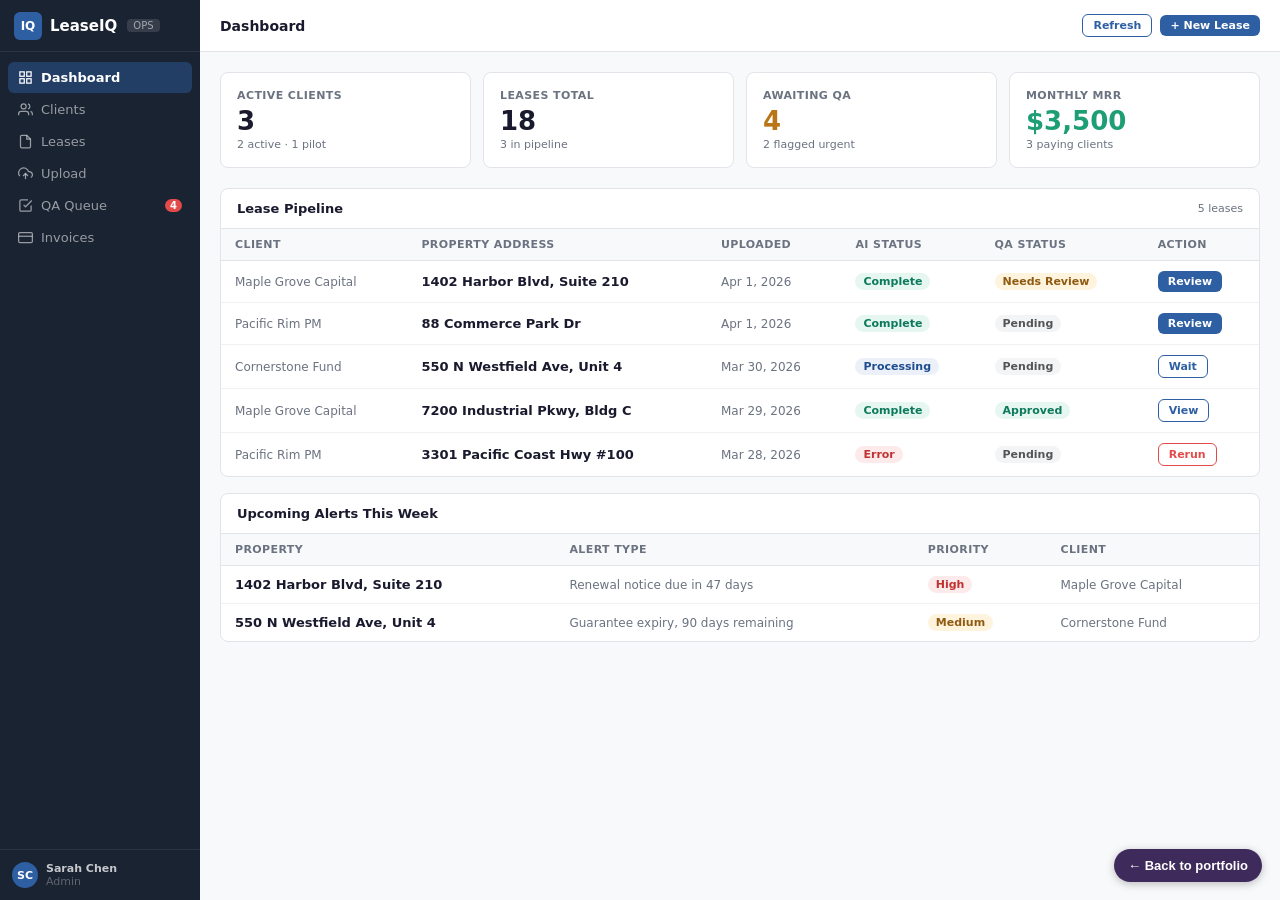
<file: demos/leaseiq/ops.html>
<!DOCTYPE html>
<html lang="en">
<head>
<meta charset="UTF-8">
<meta name="viewport" content="width=device-width, initial-scale=1.0">
<title>LeaseIQ, Ops</title>
<style>
*,*::before,*::after{box-sizing:border-box;margin:0;padding:0}
:root{
  --primary:#2E5FA3;--primary-l:#EBF0F9;
  --success:#1D9E75;--success-l:#E6F6F1;
  --warn:#BA7517;--warn-l:#FEF3DC;
  --danger:#E24B4A;--danger-l:#FDEAEA;
  --bg:#F8F9FB;--card:#FFFFFF;--border:#E2E4E9;
  --text:#1A1A2E;--text2:#6B7280;
  --sw:200px;--nh:52px;
  --font:system-ui,-apple-system,sans-serif
}
body{font-family:var(--font);background:var(--bg);color:var(--text);display:flex;min-height:100vh;font-size:14px}
/* SIDEBAR */
.sb{width:var(--sw);min-height:100vh;background:#1a2332;display:flex;flex-direction:column;position:fixed;top:0;left:0;z-index:100}
.sb-logo{height:var(--nh);display:flex;align-items:center;padding:0 14px;border-bottom:1px solid rgba(255,255,255,.08);gap:8px}
.lmark{width:28px;height:28px;background:var(--primary);border-radius:6px;display:flex;align-items:center;justify-content:center;color:#fff;font-weight:800;font-size:12px;flex-shrink:0}
.ltxt{font-size:15px;font-weight:700;color:#fff}
.lbadge{font-size:10px;background:rgba(255,255,255,.12);color:rgba(255,255,255,.55);padding:1px 6px;border-radius:4px;margin-left:2px}
.sb-nav{padding:10px 8px;flex:1;display:flex;flex-direction:column;gap:1px}
.ni{display:flex;align-items:center;gap:8px;padding:8px 10px;border-radius:6px;cursor:pointer;font-size:13px;font-weight:500;color:rgba(255,255,255,.55);transition:background .1s,color .1s;user-select:none}
.ni:hover{background:rgba(255,255,255,.07);color:rgba(255,255,255,.9)}
.ni.active{background:rgba(46,95,163,.45);color:#fff;font-weight:600}
.ni svg{width:15px;height:15px;flex-shrink:0}
.nb{margin-left:auto;background:var(--danger);color:#fff;font-size:10px;font-weight:700;padding:1px 5px;border-radius:99px}
.sb-foot{padding:12px;border-top:1px solid rgba(255,255,255,.08);font-size:11px;color:rgba(255,255,255,.3);display:flex;align-items:center;gap:8px}
.uavt{width:26px;height:26px;border-radius:50%;background:var(--primary);display:flex;align-items:center;justify-content:center;font-size:11px;color:#fff;font-weight:700;flex-shrink:0}
/* MAIN */
.mw{margin-left:var(--sw);flex:1;display:flex;flex-direction:column;min-height:100vh}
.tn{height:var(--nh);background:#fff;border-bottom:1px solid var(--border);display:flex;align-items:center;justify-content:space-between;padding:0 20px;position:sticky;top:0;z-index:50}
.tn-title{font-size:14px;font-weight:600}
.tn-r{display:flex;align-items:center;gap:8px}
.pc{padding:20px;flex:1}
.page{display:none}.page.active{display:block}
/* COMMON */
.ph{display:flex;align-items:center;justify-content:space-between;margin-bottom:16px}
.ph h1{font-size:18px;font-weight:700}
.ph p{font-size:12px;color:var(--text2);margin-top:2px}
.btn{display:inline-flex;align-items:center;gap:5px;padding:7px 14px;border-radius:6px;font-size:12px;font-weight:600;cursor:pointer;border:none;transition:opacity .1s;font-family:var(--font)}
.btn:hover{opacity:.85}
.btn-p{background:var(--primary);color:#fff}
.btn-s{background:#fff;color:var(--primary);border:1px solid var(--primary)}
.btn-ok{background:var(--success);color:#fff}
.btn-w{background:#fff;color:var(--warn);border:1px solid var(--warn)}
.btn-d{background:#fff;color:var(--danger);border:1px solid var(--danger)}
.btn-sm{padding:4px 10px;font-size:11px}
.card{background:var(--card);border:1px solid var(--border);border-radius:8px;padding:20px}
/* BADGES */
.bdg{display:inline-flex;align-items:center;padding:2px 8px;border-radius:99px;font-size:11px;font-weight:600;white-space:nowrap}
.b-comp{background:var(--success-l);color:#0c7a5a}
.b-proc{background:var(--primary-l);color:#1e4c8f}
.b-err{background:var(--danger-l);color:#c03232}
.b-appr{background:var(--success-l);color:#0c7a5a}
.b-rev{background:var(--warn-l);color:#8f5a10}
.b-pend{background:#f3f4f6;color:#555}
.b-act{background:var(--success-l);color:#0c7a5a}
.b-pilot{background:var(--primary-l);color:#1e4c8f}
.b-paid{background:var(--success-l);color:#0c7a5a}
.b-sent{background:var(--primary-l);color:#1e4c8f}
.b-draft{background:#f3f4f6;color:#555}
.b-high{background:var(--danger-l);color:#c03232}
.b-med{background:var(--warn-l);color:#8f5a10}
.b-low{background:#f3f4f6;color:#555}
.b-nnn{background:var(--primary-l);color:#1e4c8f}
.b-gross{background:#f3f4f6;color:#555}
/* STAT GRID */
.sg{display:grid;grid-template-columns:repeat(4,1fr);gap:12px;margin-bottom:20px}
.sc{background:#fff;border:1px solid var(--border);border-radius:8px;padding:16px}
.sc .scl{font-size:11px;font-weight:700;color:var(--text2);text-transform:uppercase;letter-spacing:.4px;margin-bottom:6px}
.sc .scv{font-size:26px;font-weight:800;color:var(--text);line-height:1}
.sc .scs{font-size:11px;color:var(--text2);margin-top:4px}
/* TABLE */
.tw{background:#fff;border:1px solid var(--border);border-radius:8px;overflow:hidden}
.th2{display:flex;align-items:center;justify-content:space-between;padding:12px 16px;border-bottom:1px solid var(--border)}
.th2 h3{font-size:13px;font-weight:700}
table{width:100%;border-collapse:collapse}
thead th{text-align:left;padding:9px 14px;font-size:11px;font-weight:700;text-transform:uppercase;letter-spacing:.4px;color:var(--text2);background:#F8F9FB;border-bottom:1px solid var(--border)}
tbody tr{border-bottom:1px solid #f0f1f3;transition:background .1s}
tbody tr:last-child{border-bottom:none}
tbody tr:hover{background:#F8F9FB}
tbody td{padding:10px 14px;font-size:12px;color:var(--text2);vertical-align:middle}
.tdp{font-weight:600;color:var(--text);font-size:13px}
/* FILTER BAR */
.fb{display:flex;gap:8px;margin-bottom:14px}
.fs{padding:6px 10px;border:1px solid var(--border);border-radius:6px;font-size:12px;color:var(--text);background:#fff;font-family:var(--font)}
/* UPLOAD */
.dz{border:2px dashed var(--border);border-radius:8px;padding:44px 40px;text-align:center;background:#fff;cursor:pointer;transition:border-color .15s,background .15s;margin-bottom:14px}
.dz:hover{border-color:var(--primary);background:var(--primary-l)}
.dz h3{font-size:14px;font-weight:600;color:var(--text);margin-bottom:4px}
.dz p{font-size:12px;color:var(--text2)}
.pw{background:#fff;border:1px solid var(--border);border-radius:8px;padding:20px;display:none;margin-top:14px}
.pstep{font-size:13px;font-weight:600;color:var(--text);margin-bottom:10px}
.pbbg{height:8px;background:#eee;border-radius:99px;overflow:hidden}
.pbf{height:100%;background:var(--primary);border-radius:99px;transition:width .5s ease}
.sb2{background:var(--success-l);border:1px solid #9edacb;border-radius:8px;padding:14px 18px;display:none;margin-top:14px;align-items:center;justify-content:space-between}
.sbt{font-size:13px;font-weight:600;color:#0c7a5a}
.sbs{font-size:12px;color:#3aaa84;margin-top:2px}
/* QA */
.qac{background:#fff;border:1px solid var(--border);border-radius:8px;margin-bottom:10px;overflow:hidden}
.qach{display:flex;align-items:center;justify-content:space-between;padding:13px 16px;cursor:pointer}
.qach:hover{background:#F8F9FB}
.qact{font-size:13px;font-weight:700;color:var(--text)}
.qacs{font-size:11px;color:var(--text2);margin-top:2px}
.qam{display:flex;align-items:center;gap:14px;font-size:12px}
.mi{display:flex;flex-direction:column;gap:2px}
.ml{font-size:10px;text-transform:uppercase;font-weight:600;letter-spacing:.3px;color:#aaa}
.mv{font-size:12px;font-weight:600;color:var(--text)}
.qa-acts{display:flex;gap:8px;align-items:center}
.qab{border-top:1px solid var(--border);padding:16px;display:none}
.qab.open{display:block}
.qfg{display:grid;grid-template-columns:repeat(3,1fr);gap:10px;margin-bottom:14px}
.qf{padding:10px 12px;border:1px solid var(--border);border-radius:6px;position:relative;cursor:help}
.qf.unc{border-color:#f0b044;background:var(--warn-l)}
.qf.blk{border-color:var(--danger);background:var(--danger-l)}
.qf.drv{background:#F8F9FB;cursor:default}
.qf.drv .qfl{opacity:.7}
.qfl{font-size:10px;font-weight:700;text-transform:uppercase;letter-spacing:.4px;color:var(--text2);margin-bottom:3px;display:flex;align-items:center;gap:5px}
.qfv{font-size:13px;font-weight:600;color:var(--text)}
.qut{font-size:10px;color:var(--warn);font-weight:600;margin-top:3px}
.qf.blk .qut{color:var(--danger)}
.cd{display:inline-block;width:7px;height:7px;border-radius:50%;flex-shrink:0}
.cd-hi{background:var(--success)}
.cd-md{background:#f0b044}
.cd-lo{background:var(--danger)}
.cd-drv{background:#c5c8ce}
.qcite{position:absolute;bottom:calc(100% + 6px);left:0;right:0;background:#1a2332;color:#fff;padding:9px 11px;border-radius:6px;font-size:11px;line-height:1.45;font-weight:400;display:none;z-index:10;box-shadow:0 4px 12px rgba(0,0,0,.15)}
.qcite::after{content:'';position:absolute;top:100%;left:18px;border:5px solid transparent;border-top-color:#1a2332}
.qcite b{color:#8ab4f8;font-weight:600;font-size:10px;text-transform:uppercase;letter-spacing:.3px;display:block;margin-bottom:3px}
.qcite i{color:#c5c8ce;font-style:italic}
.qf:hover .qcite{display:block}
.qf.drv:hover .qcite{display:none}
.qscore{display:inline-flex;align-items:center;gap:6px;background:var(--bg);border:1px solid var(--border);border-radius:6px;padding:4px 9px;font-size:11px;font-weight:600;color:var(--text2)}
.qscore b{color:var(--text);font-size:12px}
.qblkmsg{background:var(--danger-l);border:1px solid #f5b5b5;border-radius:6px;padding:9px 12px;margin-bottom:12px;font-size:12px;color:#a82e2d;font-weight:600;display:flex;align-items:center;gap:7px}
.qa-done{background:var(--success-l);border:1px solid #9edacb;border-radius:8px;padding:11px 16px;margin-bottom:10px;display:flex;align-items:center;gap:8px;font-size:13px;font-weight:600;color:#0c7a5a}
.btn.dis{opacity:.5;pointer-events:none}
/* FORMS */
.ifrm{background:#fff;border:1px solid var(--primary);border-radius:8px;padding:18px;margin-bottom:14px;display:none}
.ifrm.open{display:block}
.fgrid{display:grid;grid-template-columns:1fr 1fr;gap:12px;margin-bottom:14px}
.fgrp{display:flex;flex-direction:column;gap:4px}
.flbl{font-size:11px;font-weight:700;color:var(--text2);text-transform:uppercase;letter-spacing:.3px}
.finp,.fsel{padding:7px 10px;border:1px solid var(--border);border-radius:6px;font-size:13px;color:var(--text);background:#fff;font-family:var(--font)}
.finp:focus,.fsel:focus{outline:none;border-color:var(--primary);box-shadow:0 0 0 2px rgba(46,95,163,.1)}
</style>
</head>
<body>

<aside class="sb">
  <div class="sb-logo">
    <div class="lmark">IQ</div>
    <span class="ltxt">LeaseIQ</span><span class="lbadge">OPS</span>
  </div>
  <nav class="sb-nav">
    <div class="ni active" onclick="nav('dashboard')">
      <svg viewBox="0 0 24 24" fill="none" stroke="currentColor" stroke-width="2"><rect x="3" y="3" width="7" height="7"/><rect x="14" y="3" width="7" height="7"/><rect x="14" y="14" width="7" height="7"/><rect x="3" y="14" width="7" height="7"/></svg>
      Dashboard
    </div>
    <div class="ni" onclick="nav('clients')">
      <svg viewBox="0 0 24 24" fill="none" stroke="currentColor" stroke-width="2"><path d="M17 21v-2a4 4 0 0 0-4-4H5a4 4 0 0 0-4 4v2"/><circle cx="9" cy="7" r="4"/><path d="M23 21v-2a4 4 0 0 0-3-3.87"/><path d="M16 3.13a4 4 0 0 1 0 7.75"/></svg>
      Clients
    </div>
    <div class="ni" onclick="nav('leases')">
      <svg viewBox="0 0 24 24" fill="none" stroke="currentColor" stroke-width="2"><path d="M14 2H6a2 2 0 0 0-2 2v16a2 2 0 0 0 2 2h12a2 2 0 0 0 2-2V8z"/><polyline points="14 2 14 8 20 8"/></svg>
      Leases
    </div>
    <div class="ni" onclick="nav('upload')">
      <svg viewBox="0 0 24 24" fill="none" stroke="currentColor" stroke-width="2"><polyline points="16 16 12 12 8 16"/><line x1="12" y1="12" x2="12" y2="21"/><path d="M20.39 18.39A5 5 0 0 0 18 9h-1.26A8 8 0 1 0 3 16.3"/></svg>
      Upload
    </div>
    <div class="ni" onclick="nav('qa')">
      <svg viewBox="0 0 24 24" fill="none" stroke="currentColor" stroke-width="2"><polyline points="9 11 12 14 22 4"/><path d="M21 12v7a2 2 0 0 1-2 2H5a2 2 0 0 1-2-2V5a2 2 0 0 1 2-2h11"/></svg>
      QA Queue<span class="nb" id="qa-nb">4</span>
    </div>
    <div class="ni" onclick="nav('invoices')">
      <svg viewBox="0 0 24 24" fill="none" stroke="currentColor" stroke-width="2"><rect x="1" y="4" width="22" height="16" rx="2" ry="2"/><line x1="1" y1="10" x2="23" y2="10"/></svg>
      Invoices
    </div>
  </nav>
  <div class="sb-foot">
    <div class="uavt">SC</div>
    <div><div style="color:rgba(255,255,255,.75);font-size:11px;font-weight:600;">Sarah Chen</div><div>Admin</div></div>
  </div>
</aside>

<div class="mw">
  <header class="tn">
    <div class="tn-title" id="ptitle">Dashboard</div>
    <div class="tn-r">
      <button class="btn btn-s btn-sm">Refresh</button>
      <button class="btn btn-p btn-sm" onclick="nav('upload')">+ New Lease</button>
    </div>
  </header>
  <main class="pc">

    <!-- ── DASHBOARD ── -->
    <div id="page-dashboard" class="page active">
      <div class="sg">
        <div class="sc"><div class="scl">Active Clients</div><div class="scv">3</div><div class="scs">2 active · 1 pilot</div></div>
        <div class="sc"><div class="scl">Leases Total</div><div class="scv">18</div><div class="scs">3 in pipeline</div></div>
        <div class="sc"><div class="scl">Awaiting QA</div><div class="scv" style="color:var(--warn)">4</div><div class="scs">2 flagged urgent</div></div>
        <div class="sc"><div class="scl">Monthly MRR</div><div class="scv" style="color:var(--success)">$3,500</div><div class="scs">3 paying clients</div></div>
      </div>

      <div class="tw" style="margin-bottom:16px">
        <div class="th2"><h3>Lease Pipeline</h3><span style="font-size:11px;color:var(--text2)">5 leases</span></div>
        <table>
          <thead><tr><th>Client</th><th>Property Address</th><th>Uploaded</th><th>AI Status</th><th>QA Status</th><th>Action</th></tr></thead>
          <tbody>
            <tr><td>Maple Grove Capital</td><td class="tdp">1402 Harbor Blvd, Suite 210</td><td>Apr 1, 2026</td><td><span class="bdg b-comp">Complete</span></td><td><span class="bdg b-rev">Needs Review</span></td><td><button class="btn btn-p btn-sm" onclick="nav('qa')">Review</button></td></tr>
            <tr><td>Pacific Rim PM</td><td class="tdp">88 Commerce Park Dr</td><td>Apr 1, 2026</td><td><span class="bdg b-comp">Complete</span></td><td><span class="bdg b-pend">Pending</span></td><td><button class="btn btn-p btn-sm" onclick="nav('qa')">Review</button></td></tr>
            <tr><td>Cornerstone Fund</td><td class="tdp">550 N Westfield Ave, Unit 4</td><td>Mar 30, 2026</td><td><span class="bdg b-proc">Processing</span></td><td><span class="bdg b-pend">Pending</span></td><td><button class="btn btn-s btn-sm">Wait</button></td></tr>
            <tr><td>Maple Grove Capital</td><td class="tdp">7200 Industrial Pkwy, Bldg C</td><td>Mar 29, 2026</td><td><span class="bdg b-comp">Complete</span></td><td><span class="bdg b-appr">Approved</span></td><td><button class="btn btn-s btn-sm">View</button></td></tr>
            <tr><td>Pacific Rim PM</td><td class="tdp">3301 Pacific Coast Hwy #100</td><td>Mar 28, 2026</td><td><span class="bdg b-err">Error</span></td><td><span class="bdg b-pend">Pending</span></td><td><button class="btn btn-d btn-sm">Rerun</button></td></tr>
          </tbody>
        </table>
      </div>

      <div class="tw">
        <div class="th2"><h3>Upcoming Alerts This Week</h3></div>
        <table>
          <thead><tr><th>Property</th><th>Alert Type</th><th>Priority</th><th>Client</th></tr></thead>
          <tbody>
            <tr><td class="tdp">1402 Harbor Blvd, Suite 210</td><td>Renewal notice due in 47 days</td><td><span class="bdg b-high">High</span></td><td>Maple Grove Capital</td></tr>
            <tr><td class="tdp">550 N Westfield Ave, Unit 4</td><td>Guarantee expiry, 90 days remaining</td><td><span class="bdg b-med">Medium</span></td><td>Cornerstone Fund</td></tr>
          </tbody>
        </table>
      </div>
    </div>

    <!-- ── CLIENTS ── -->
    <div id="page-clients" class="page">
      <div class="ph">
        <div><h1>Clients</h1><p>3 clients · $3,500 MRR</p></div>
        <button class="btn btn-p" onclick="toggleForm('acf')">+ Add Client</button>
      </div>
      <div id="acf" class="ifrm">
        <div style="font-size:13px;font-weight:700;margin-bottom:14px">New Client</div>
        <div class="fgrid">
          <div class="fgrp"><label class="flbl">Company Name</label><input class="finp" placeholder="e.g. Riverview Partners"></div>
          <div class="fgrp"><label class="flbl">Contact Name</label><input class="finp" placeholder="e.g. Alex Johnson"></div>
          <div class="fgrp"><label class="flbl">Email</label><input class="finp" type="email" placeholder="alex@example.com"></div>
          <div class="fgrp"><label class="flbl">Portfolio Size</label><input class="finp" placeholder="e.g. 12 leases"></div>
          <div class="fgrp"><label class="flbl">Monthly Retainer</label><input class="finp" placeholder="e.g. $1,200"></div>
        </div>
        <div style="display:flex;gap:8px"><button class="btn btn-p" onclick="toggleForm('acf')">Save Client</button><button class="btn btn-s" onclick="toggleForm('acf')">Cancel</button></div>
      </div>
      <div class="tw">
        <table>
          <thead><tr><th>Client Name</th><th>Contact</th><th>Leases</th><th>MRR</th><th>Status</th><th>Date Added</th><th>Actions</th></tr></thead>
          <tbody>
            <tr><td class="tdp">Maple Grove Capital</td><td>sarah@example.com</td><td>8</td><td>$1,200/mo</td><td><span class="bdg b-act">Active</span></td><td>Jan 12, 2024</td><td style="display:flex;gap:6px"><button class="btn btn-s btn-sm" onclick="nav('leases')">View</button><button class="btn btn-s btn-sm" onclick="nav('invoices')">Invoice</button></td></tr>
            <tr><td class="tdp">Cornerstone Fund</td><td>mike@example.com</td><td>5</td><td>$800/mo</td><td><span class="bdg b-pilot">Pilot</span></td><td>Mar 3, 2026</td><td style="display:flex;gap:6px"><button class="btn btn-s btn-sm" onclick="nav('leases')">View</button><button class="btn btn-s btn-sm" onclick="nav('invoices')">Invoice</button></td></tr>
            <tr><td class="tdp">Pacific Rim PM</td><td>jen@example.com</td><td>5</td><td>$1,500/mo</td><td><span class="bdg b-act">Active</span></td><td>Aug 22, 2023</td><td style="display:flex;gap:6px"><button class="btn btn-s btn-sm" onclick="nav('leases')">View</button><button class="btn btn-s btn-sm" onclick="nav('invoices')">Invoice</button></td></tr>
          </tbody>
        </table>
      </div>
    </div>

    <!-- ── LEASES ── -->
    <div id="page-leases" class="page">
      <div class="ph">
        <div><h1>Leases</h1><p>18 total · all clients</p></div>
        <button class="btn btn-p" onclick="nav('upload')">+ Upload Lease</button>
      </div>
      <div class="fb">
        <select class="fs"><option>All Clients</option><option>Maple Grove Capital</option><option>Cornerstone Fund</option><option>Pacific Rim PM</option></select>
        <select class="fs"><option>All AI Status</option><option>Complete</option><option>Processing</option><option>Error</option></select>
        <select class="fs"><option>All QA Status</option><option>Approved</option><option>Needs Review</option><option>Pending</option></select>
      </div>
      <div class="tw">
        <table>
          <thead><tr><th>Property Address</th><th>Tenant</th><th>Client</th><th>Type</th><th>Expiry</th><th>AI Status</th><th>QA Status</th><th></th></tr></thead>
          <tbody>
            <tr><td class="tdp">1402 Harbor Blvd, Suite 210<br><span style="font-size:11px;color:var(--text2);font-weight:400">Long Beach, CA</span></td><td>Harbor Sandwich RE LLC</td><td>Maple Grove Capital</td><td><span class="bdg b-nnn">NNN</span></td><td>Mar 31, 2031</td><td><span class="bdg b-comp">Complete</span></td><td><span class="bdg b-rev">Needs Review</span></td><td><button class="btn btn-p btn-sm" onclick="nav('qa')">View</button></td></tr>
            <tr><td class="tdp">88 Commerce Park Dr<br><span style="font-size:11px;color:var(--text2);font-weight:400">Memphis, TN</span></td><td>Northline Freight Systems</td><td>Pacific Rim PM</td><td><span class="bdg b-gross">Gross</span></td><td>Dec 31, 2028</td><td><span class="bdg b-comp">Complete</span></td><td><span class="bdg b-pend">Pending</span></td><td><button class="btn btn-p btn-sm" onclick="nav('qa')">View</button></td></tr>
            <tr><td class="tdp">550 N Westfield Ave, Unit 4<br><span style="font-size:11px;color:var(--text2);font-weight:400">Chicago, IL</span></td><td>Bluebird Coffee Co.</td><td>Cornerstone Fund</td><td><span class="bdg b-nnn">NNN</span></td><td>Sep 30, 2029</td><td><span class="bdg b-proc">Processing</span></td><td><span class="bdg b-pend">Pending</span></td><td><button class="btn btn-s btn-sm">Wait</button></td></tr>
            <tr><td class="tdp">7200 Industrial Pkwy, Bldg C<br><span style="font-size:11px;color:var(--text2);font-weight:400">Columbus, OH</span></td><td>Meridian Logistics Inc.</td><td>Maple Grove Capital</td><td><span class="bdg b-gross">Gross</span></td><td>Jun 30, 2033</td><td><span class="bdg b-comp">Complete</span></td><td><span class="bdg b-appr">Approved</span></td><td><button class="btn btn-s btn-sm">View</button></td></tr>
            <tr><td class="tdp">3301 Pacific Coast Hwy #100<br><span style="font-size:11px;color:var(--text2);font-weight:400">Malibu, CA</span></td><td>Greenleaf Market Inc.</td><td>Pacific Rim PM</td><td><span class="bdg b-nnn">NNN</span></td><td>Jan 31, 2030</td><td><span class="bdg b-err">Error</span></td><td><span class="bdg b-pend">Pending</span></td><td><button class="btn btn-d btn-sm">Rerun</button></td></tr>
          </tbody>
        </table>
      </div>
    </div>

    <!-- ── UPLOAD ── -->
    <div id="page-upload" class="page">
      <div class="ph"><div><h1>Upload &amp; Abstract</h1><p>AI extracts all key lease fields automatically</p></div></div>
      <div style="max-width:580px">
        <div class="card" style="margin-bottom:12px">
          <div class="fgrp"><label class="flbl">Client</label>
            <select class="fsel" style="width:100%"><option value="">Select client…</option><option>Maple Grove Capital</option><option>Cornerstone Fund</option><option>Pacific Rim PM</option></select>
          </div>
        </div>
        <div class="dz" id="dz" onclick="document.getElementById('ops-file').click()">
          <svg width="40" height="40" viewBox="0 0 24 24" fill="none" stroke="#bbb" stroke-width="1.5" style="margin-bottom:10px"><polyline points="16 16 12 12 8 16"/><line x1="12" y1="12" x2="12" y2="21"/><path d="M20.39 18.39A5 5 0 0 0 18 9h-1.26A8 8 0 1 0 3 16.3"/></svg>
          <h3>Drop lease PDF here</h3><p>or click to browse &nbsp;·&nbsp; PDF only &nbsp;·&nbsp; max 25 MB</p>
          <div id="ops-fname" style="display:none;margin-top:8px;font-size:12px;color:var(--primary);font-weight:600"></div>
          <input type="file" id="ops-file" accept="application/pdf" style="display:none" onchange="opsFileChosen(this)">
        </div>
        <div class="card" style="margin-bottom:12px">
          <div class="fgrp"><label class="flbl">Lease Name (optional)</label><input class="finp" placeholder="e.g. Harbor Blvd, Harbor Sandwich 2031"></div>
        </div>
        <button class="btn btn-p" id="upl-btn" onclick="startUpload()" style="width:100%;justify-content:center;padding:10px;font-size:13px">
          <svg width="14" height="14" viewBox="0 0 24 24" fill="none" stroke="currentColor" stroke-width="2.5"><polyline points="16 16 12 12 8 16"/><line x1="12" y1="12" x2="12" y2="21"/></svg>
          Upload &amp; Abstract
        </button>
        <div id="pw" class="pw">
          <div class="pstep" id="pstep">Uploading PDF…</div>
          <div style="display:flex;align-items:center;gap:10px">
            <div class="pbbg" style="flex:1"><div class="pbf" id="pbf" style="width:0"></div></div>
            <span id="ppct" style="font-size:12px;font-weight:700;color:var(--primary);width:32px;text-align:right">0%</span>
          </div>
        </div>
        <div id="upl-err" style="display:none;background:var(--danger-l);border:1px solid #f5b5b5;border-radius:8px;padding:12px 16px;margin-top:14px;font-size:12px;color:#a82e2d;font-weight:600"></div>
        <div id="sb2" class="sb2">
          <div><div class="sbt" id="sb2-title">✓ Lease abstracted successfully</div><div class="sbs" id="sb2-sub">Ready for QA review.</div></div>
          <button class="btn btn-ok btn-sm" onclick="nav('qa')">View in QA Queue →</button>
        </div>
      </div>
    </div>

    <!-- ── QA QUEUE ── -->
    <div id="page-qa" class="page">
      <div class="ph"><div><h1>QA Queue</h1><p id="qact-txt">4 leases awaiting review</p></div></div>

      <div id="qa-dynamic"></div>

      <div id="qac1" class="qac">
        <div class="qach" onclick="toggleQA(1)">
          <div><div class="qact">1402 Harbor Blvd, Suite 210, Harbor Sandwich RE LLC</div><div class="qacs">Maple Grove Capital · Uploaded Apr 1, 2026 · <span class="qscore" id="qscore1"><b id="qscore1-n">17/20</b> high confidence</span></div></div>
          <div style="display:flex;align-items:center;gap:12px">
            <div class="qam">
              <div class="mi"><span class="ml">Type</span><span class="mv">NNN</span></div>
              <div class="mi"><span class="ml">Expiry</span><span class="mv">Mar 2031</span></div>
              <div class="mi"><span class="ml">Base Rent</span><span class="mv">$8,100/mo</span></div>
            </div>
            <button id="qa1-appr-top" class="btn btn-ok btn-sm dis" onclick="approveQA(1,event)">✓ Approve</button>
            <button class="btn btn-w btn-sm" onclick="event.stopPropagation()">⚑ Flag</button>
          </div>
        </div>
        <div id="qab1" class="qab open">
          <div id="qblk1" class="qblkmsg">⚠ Approval blocked, 1 field below confidence threshold. Resolve to continue.</div>
          <div class="qfg">
            <div class="qf"><div class="qfl"><span class="cd cd-hi"></span>Tenant</div><div class="qfv">Harbor Sandwich RE LLC</div><div class="qcite"><b>Page 1 · 98%</b><i>"this Lease is entered into by Harbor Sandwich RE LLC, a Delaware limited liability company ('Tenant')"</i></div></div>
            <div class="qf"><div class="qfl"><span class="cd cd-hi"></span>Landlord</div><div class="qfv">Maple Grove Holdings LP</div><div class="qcite"><b>Page 1 · 96%</b><i>"…and Maple Grove Holdings LP, a California limited partnership ('Landlord')…"</i></div></div>
            <div class="qf"><div class="qfl"><span class="cd cd-hi"></span>Lease Type</div><div class="qfv">Triple Net (NNN)</div><div class="qcite"><b>Page 2 · 99%</b><i>"This Lease is a 'triple net' lease, Tenant paying all Taxes, Insurance and CAM…"</i></div></div>
            <div class="qf"><div class="qfl"><span class="cd cd-md"></span>Property Use</div><div class="qfv">Retail (Restaurant)</div><div class="qcite"><b>Page 3 · 88%</b><i>"Premises to be used solely as a sandwich restaurant…", inferred category from Permitted Use</i></div></div>
            <div class="qf"><div class="qfl"><span class="cd cd-hi"></span>Premises SF</div><div class="qfv">1,450 SF</div><div class="qcite"><b>Page 2 · 97%</b><i>"…approximately one thousand four hundred fifty (1,450) rentable square feet…"</i></div></div>
            <div class="qf"><div class="qfl"><span class="cd cd-hi"></span>Commencement</div><div class="qfv">April 1, 2021</div><div class="qcite"><b>Page 2 · 95%</b><i>"Lease Term shall commence on April 1, 2021 ('Commencement Date')…"</i></div></div>
            <div class="qf"><div class="qfl"><span class="cd cd-hi"></span>Expiration</div><div class="qfv">March 31, 2031</div><div class="qcite"><b>Page 2 · 95%</b><i>"…and expire on March 31, 2031, unless sooner terminated…"</i></div></div>
            <div class="qf drv"><div class="qfl"><span class="cd cd-drv"></span>Remaining Term</div><div class="qfv">4 yr 11 mo</div><div class="qut" style="color:var(--text2)">Derived from Expiration</div></div>
            <div class="qf"><div class="qfl"><span class="cd cd-hi"></span>Base Rent</div><div class="qfv">$8,100 / mo</div><div class="qcite"><b>Page 3 · 99%</b><i>"monthly Base Rent of Eight Thousand One Hundred and 00/100 Dollars ($8,100.00)…"</i></div></div>
            <div class="qf drv"><div class="qfl"><span class="cd cd-drv"></span>Annual Rent</div><div class="qfv">$97,200</div><div class="qut" style="color:var(--text2)">Derived: $8,100 × 12</div></div>
            <div class="qf drv"><div class="qfl"><span class="cd cd-drv"></span>Rent PSF</div><div class="qfv">$67.03</div><div class="qut" style="color:var(--text2)">Derived: $97,200 ÷ 1,450 SF</div></div>
            <div class="qf unc"><div class="qfl"><span class="cd cd-md"></span>Escalation</div><div class="qfv">10% / 5 yrs</div><div class="qut">⚠ Uncertain, verify against source</div><div class="qcite"><b>Page 4 · 72%</b><i>"Base Rent shall increase by ten percent (10%) on each fifth anniversary…", no compounding clause found</i></div></div>
            <div class="qf unc"><div class="qfl"><span class="cd cd-md"></span>CAM Structure</div><div class="qfv">Pro-rata, capped</div><div class="qut">⚠ Uncertain, verify cap amount</div><div class="qcite"><b>Page 5 · 68%</b><i>"Tenant shall pay its Pro-Rata Share of Common Area Expenses, not to exceed…", cap amount unclear</i></div></div>
            <div class="qf"><div class="qfl"><span class="cd cd-hi"></span>Security Deposit</div><div class="qfv">$16,200 (2 mo)</div><div class="qcite"><b>Page 3 · 92%</b><i>"Security Deposit equal to two (2) months of Base Rent, or $16,200.00…"</i></div></div>
            <div class="qf"><div class="qfl"><span class="cd cd-md"></span>Permitted Use</div><div class="qfv">Sandwich restaurant</div><div class="qcite"><b>Page 3 · 85%</b><i>"Premises to be used solely for the operation of a 'Harbor Sandwich' sandwich restaurant and for no other purpose…"</i></div></div>
            <div class="qf"><div class="qfl"><span class="cd cd-md"></span>Assignment</div><div class="qfv">Landlord consent</div><div class="qcite"><b>Page 8 · 78%</b><i>"Tenant shall not assign this Lease without Landlord's prior written consent, not to be unreasonably withheld…"</i></div></div>
            <div class="qf"><div class="qfl"><span class="cd cd-hi"></span>Renewal Options</div><div class="qfv">2 × 5-year</div><div class="qcite"><b>Page 6 · 90%</b><i>"Tenant shall have two (2) options to extend the Term for five (5) years each…"</i></div></div>
            <div class="qf unc"><div class="qfl"><span class="cd cd-lo"></span>Renewal Notice</div><div class="qfv">180 days prior</div><div class="qut">⚠ Low confidence, verify window</div><div class="qcite"><b>Page 6 · 65%</b><i>"…by giving Landlord written notice not less than one hundred eighty (180) days prior to expiration…"</i></div></div>
            <div id="qf-rofo" class="qf blk"><div class="qfl"><span class="cd cd-lo"></span>ROFO / ROFR</div><div class="qfv" id="qf-rofo-v">,  not found , </div><div class="qut">⛔ Below threshold, manual entry required <button class="btn btn-s btn-sm" style="margin-left:6px;padding:2px 8px;font-size:10px" onclick="resolveRofo(event)">Resolve</button></div><div class="qcite"><b>Not found · 35%</b><i>No ROFO/ROFR clause located. Reviewer must confirm absence or enter manually.</i></div></div>
            <div class="qf"><div class="qfl"><span class="cd cd-md"></span>Personal Guarantee</div><div class="qfv">Doctor's Associates Inc.</div><div class="qcite"><b>Page 14 · 88%</b><i>"Doctor's Associates Inc. hereby personally guarantees all obligations of Tenant hereunder for the first 36 months…"</i></div></div>
          </div>
          <div style="display:flex;gap:8px;border-top:1px solid var(--border);padding-top:12px">
            <button id="qa1-appr-bot" class="btn btn-ok dis" onclick="approveQA(1,event)">✓ Approve</button>
            <button class="btn btn-w">⚑ Flag for Review</button>
            <button class="btn btn-w" onclick="requestInfo(1,event)">✉ Request Info from Client</button>
            <button class="btn btn-s">View Source PDF</button>
          </div>
        </div>
      </div>

      <div id="qac2" class="qac">
        <div class="qach" onclick="toggleQA(2)">
          <div><div class="qact">88 Commerce Park Dr, Northline Freight Systems</div><div class="qacs">Pacific Rim PM · Uploaded Apr 1, 2026</div></div>
          <div style="display:flex;align-items:center;gap:12px">
            <div class="qam"><div class="mi"><span class="ml">Type</span><span class="mv">Gross</span></div><div class="mi"><span class="ml">Expiry</span><span class="mv">Dec 2028</span></div><div class="mi"><span class="ml">Base Rent</span><span class="mv">$14,500/mo</span></div></div>
            <button class="btn btn-ok btn-sm" onclick="approveQA(2,event)">✓ Approve</button>
            <button class="btn btn-w btn-sm" onclick="event.stopPropagation()">⚑ Flag</button>
          </div>
        </div>
        <div id="qab2" class="qab"></div>
      </div>

      <div id="qac3" class="qac">
        <div class="qach" onclick="toggleQA(3)">
          <div><div class="qact">3301 Pacific Coast Hwy #100, Greenleaf Market Inc.</div><div class="qacs">Pacific Rim PM · Uploaded Mar 28, 2026</div></div>
          <div style="display:flex;align-items:center;gap:12px">
            <div class="qam"><div class="mi"><span class="ml">Type</span><span class="mv">NNN</span></div><div class="mi"><span class="ml">Expiry</span><span class="mv">Jan 2030</span></div><div class="mi"><span class="ml">Base Rent</span><span class="mv">$22,000/mo</span></div></div>
            <button class="btn btn-ok btn-sm" onclick="approveQA(3,event)">✓ Approve</button>
            <button class="btn btn-w btn-sm" onclick="event.stopPropagation()">⚑ Flag</button>
          </div>
        </div>
        <div id="qab3" class="qab"></div>
      </div>

      <div id="qac4" class="qac">
        <div class="qach" onclick="toggleQA(4)">
          <div><div class="qact">7711 Riverside Ave, Ste 3, Panda Express Corp.</div><div class="qacs">Cornerstone Fund · Uploaded Mar 27, 2026</div></div>
          <div style="display:flex;align-items:center;gap:12px">
            <div class="qam"><div class="mi"><span class="ml">Type</span><span class="mv">NNN</span></div><div class="mi"><span class="ml">Expiry</span><span class="mv">Aug 2032</span></div><div class="mi"><span class="ml">Base Rent</span><span class="mv">$5,800/mo</span></div></div>
            <button class="btn btn-ok btn-sm" onclick="approveQA(4,event)">✓ Approve</button>
            <button class="btn btn-w btn-sm" onclick="event.stopPropagation()">⚑ Flag</button>
          </div>
        </div>
        <div id="qab4" class="qab"></div>
      </div>
    </div>

    <!-- ── INVOICES ── -->
    <div id="page-invoices" class="page">
      <div class="ph"><div><h1>Invoices</h1><p>$3,500 collected this month</p></div><button class="btn btn-p" onclick="toggleForm('cif')">+ Create Invoice</button></div>
      <div id="cif" class="ifrm">
        <div style="font-size:13px;font-weight:700;margin-bottom:14px">New Invoice</div>
        <div class="fgrid">
          <div class="fgrp"><label class="flbl">Client</label><select class="fsel"><option>Maple Grove Capital</option><option>Cornerstone Fund</option><option>Pacific Rim PM</option></select></div>
          <div class="fgrp"><label class="flbl">Type</label><select class="fsel"><option>Retainer</option><option>Abstraction</option><option>CAM Audit</option></select></div>
          <div class="fgrp"><label class="flbl">Amount</label><input class="finp" placeholder="$0.00"></div>
          <div class="fgrp"><label class="flbl">Due Date</label><input class="finp" type="date"></div>
          <div class="fgrp" style="grid-column:1/-1"><label class="flbl">Description</label><input class="finp" placeholder="e.g. April 2026 portfolio retainer"></div>
        </div>
        <div style="display:flex;gap:8px"><button class="btn btn-p" onclick="toggleForm('cif')">Save Invoice</button><button class="btn btn-s" onclick="toggleForm('cif')">Cancel</button></div>
      </div>
      <div class="tw">
        <table>
          <thead><tr><th>Client</th><th>Type</th><th>Amount</th><th>Status</th><th>Due Date</th><th>Actions</th></tr></thead>
          <tbody>
            <tr><td class="tdp">Maple Grove Capital</td><td>Retainer</td><td style="font-weight:700">$1,200.00</td><td><span class="bdg b-paid">Paid</span></td><td>Apr 1, 2026</td><td><button class="btn btn-s btn-sm">View</button></td></tr>
            <tr><td class="tdp">Pacific Rim PM</td><td>Retainer</td><td style="font-weight:700">$1,500.00</td><td><span class="bdg b-paid">Paid</span></td><td>Apr 1, 2026</td><td><button class="btn btn-s btn-sm">View</button></td></tr>
            <tr><td class="tdp">Cornerstone Fund</td><td>Abstraction</td><td style="font-weight:700">$350.00</td><td><span class="bdg b-sent">Sent</span></td><td>Apr 10, 2026</td><td><button class="btn btn-s btn-sm">View</button></td></tr>
            <tr><td class="tdp">Maple Grove Capital</td><td>CAM Audit</td><td style="font-weight:700">$600.00</td><td><span class="bdg b-draft">Draft</span></td><td>Apr 15, 2026</td><td><button class="btn btn-s btn-sm">View</button></td></tr>
          </tbody>
        </table>
      </div>
    </div>

  </main>
</div>

<script>
const API_BASE='';

const PG = {
  dashboard:['page-dashboard','Dashboard',0],
  clients:  ['page-clients',  'Clients',  1],
  leases:   ['page-leases',   'Leases',   2],
  upload:   ['page-upload',   'Upload & Abstract',3],
  qa:       ['page-qa',       'QA Queue', 4],
  invoices: ['page-invoices', 'Invoices', 5],
};

function nav(k) {
  if (!PG[k]) return;
  document.querySelectorAll('.page').forEach(p=>p.classList.remove('active'));
  document.getElementById(PG[k][0]).classList.add('active');
  document.getElementById('ptitle').textContent = PG[k][1];
  document.querySelectorAll('.ni').forEach((el,i)=>el.classList.toggle('active',i===PG[k][2]));
  window.scrollTo(0,0);
}

function toggleForm(id) {
  document.getElementById(id).classList.toggle('open');
}

// ── FILE HANDLING ──
let opsFile=null;
function opsFileChosen(inp){
  const f=inp.files[0];
  if(!f)return;
  opsFile=f;
  const fn=document.getElementById('ops-fname');
  fn.textContent='✓ '+f.name+' ('+(f.size/1024/1024).toFixed(1)+' MB)';
  fn.style.display='block';
  const dz=document.getElementById('dz');
  dz.style.borderColor='var(--success)';dz.style.background='var(--success-l)';
}

// ── UPLOAD WITH REAL AI EXTRACTION ──
let upRunning=false;
async function startUpload(){
  if(upRunning)return;
  if(!opsFile){alert('Please choose a PDF file first.');return;}
  const clientSel=document.querySelector('#page-upload .fsel');
  const clientName=clientSel?clientSel.value:'';
  if(!clientName){alert('Please select a client.');return;}
  const labelInp=document.querySelector('#page-upload .finp');
  const label=labelInp?labelInp.value||opsFile.name.replace(/\.pdf$/i,''):'Lease Document';

  upRunning=true;
  const btn=document.getElementById('upl-btn');
  btn.disabled=true;btn.textContent='Processing…';
  const pw=document.getElementById('pw');
  const sb=document.getElementById('sb2');
  const errEl=document.getElementById('upl-err');
  const pstep=document.getElementById('pstep');
  const pbf=document.getElementById('pbf');
  const ppct=document.getElementById('ppct');
  sb.style.display='none';errEl.style.display='none';pw.style.display='block';

  // Animate progress during real extraction
  pstep.textContent='Uploading PDF…';pbf.style.width='15%';ppct.textContent='15%';
  const creep=setInterval(()=>{
    const w=parseFloat(pbf.style.width)||15;
    if(w<80){const nw=w+Math.random()*3;pbf.style.width=nw+'%';ppct.textContent=Math.round(nw)+'%';}
  },800);
  setTimeout(()=>{pstep.textContent='Extracting text from PDF…';},1500);
  setTimeout(()=>{pstep.textContent='AI is reading your lease…';},3500);

  // Create job in localStorage
  const job={
    id:'j_'+Date.now().toString(36)+Math.random().toString(36).slice(2,6),
    client:clientName,label,address:'',filename:opsFile.name,
    submittedAt:new Date().toISOString(),status:'extracting',approvedAt:null,extraction:null
  };
  const a=liqLoad();a.push(job);liqSave(a);

  try{
    const form=new FormData();
    form.append('file',opsFile);
    form.append('client',clientName);
    form.append('label',label);
    const res=await fetch(API_BASE+'/api/extract',{method:'POST',body:form});
    const data=await res.json();
    if(!res.ok||data.error)throw new Error(data.message||'Extraction failed');

    clearInterval(creep);
    pstep.textContent='Running QA checks…';pbf.style.width='90%';ppct.textContent='90%';
    await new Promise(r=>setTimeout(r,500));

    // Update job with extraction results
    const addr=data.extraction.fields.premisesSF?
      (data.extraction.fields.tenant?data.extraction.fields.tenant.value:'Lease'):
      label;
    liqUpdate(job.id,{status:'qa_pending',extraction:data.extraction,address:addr});

    pbf.style.width='100%';ppct.textContent='100%';
    pbf.style.background='var(--success)';pstep.style.color='var(--success)';
    pstep.textContent='Complete!';
    const riskCount=data.extraction.risks?data.extraction.risks.length:0;
    await new Promise(r=>setTimeout(r,600));
    pw.style.display='none';sb.style.display='flex';
    document.getElementById('sb2-title').textContent='✓ Lease abstracted successfully';
    document.getElementById('sb2-sub').textContent=riskCount+' risk flag'+(riskCount!==1?'s':'')+' identified. Ready for QA review.';
    liqRenderDynamic();
  }catch(err){
    clearInterval(creep);
    pw.style.display='none';
    errEl.textContent='⚠ '+err.message;errEl.style.display='block';
    liqUpdate(job.id,{status:'error',qaNote:err.message});
  }finally{
    btn.disabled=false;btn.innerHTML='<svg width="14" height="14" viewBox="0 0 24 24" fill="none" stroke="currentColor" stroke-width="2.5"><polyline points="16 16 12 12 8 16"/><line x1="12" y1="12" x2="12" y2="21"/></svg> Upload &amp; Abstract';
    upRunning=false;pbf.style.width='0';pbf.style.background='var(--primary)';
    pstep.style.color='var(--text)';ppct.textContent='0%';
    opsFile=null;document.getElementById('ops-file').value='';
    document.getElementById('ops-fname').style.display='none';
    const dz=document.getElementById('dz');dz.style.borderColor='';dz.style.background='';
  }
}

// ── HARDCODED QA CARDS ──
const qaOpen={1:true,2:false,3:false,4:false};
const qaApp={1:false,2:false,3:false,4:false};

function toggleQA(n){
  if(qaApp[n])return;
  qaOpen[n]=!qaOpen[n];
  document.getElementById('qab'+n).classList.toggle('open',qaOpen[n]);
}

function approveQA(n,e){
  e.stopPropagation();
  if(qaApp[n])return;
  qaApp[n]=true;
  const card=document.getElementById('qac'+n);
  const title=card.querySelector('.qact').textContent;
  const div=document.createElement('div');
  div.className='qa-done';
  div.innerHTML=`<svg width="15" height="15" viewBox="0 0 24 24" fill="none" stroke="currentColor" stroke-width="2.5"><polyline points="20 6 9 17 4 12"/></svg> Approved, ${title}`;
  card.replaceWith(div);
  const rem=Object.values(qaApp).filter(v=>!v).length;
  document.getElementById('qact-txt').textContent=rem+' lease'+(rem!==1?'s':'')+' awaiting review';
  document.getElementById('qa-nb').textContent=rem;
}

// ── SHARED JOB STORE ──
const LIQ_KEY='leaseiq_jobs';
function liqLoad(){try{return JSON.parse(localStorage.getItem(LIQ_KEY)||'[]')}catch(e){return[]}}
function liqSave(j){localStorage.setItem(LIQ_KEY,JSON.stringify(j))}
function liqUpdate(id,patch){const a=liqLoad();const i=a.findIndex(x=>x.id===id);if(i>=0){a[i]={...a[i],...patch};liqSave(a)}}
function esc(s){return String(s).replace(/[&<>"]/g,c=>({'&':'&amp;','<':'&lt;','>':'&gt;','"':'&quot;'}[c]))}

// ── FIELD METADATA ──
const FIELD_META=[
  {key:'tenant',label:'Tenant'},{key:'landlord',label:'Landlord'},
  {key:'leaseType',label:'Lease Type'},{key:'propertyUse',label:'Property Use'},
  {key:'premisesSF',label:'Premises SF'},{key:'commencement',label:'Commencement'},
  {key:'expiration',label:'Expiration'},{key:'remainingTerm',label:'Remaining Term'},
  {key:'baseRent',label:'Base Rent'},{key:'annualRent',label:'Annual Rent'},
  {key:'rentPSF',label:'Rent PSF'},{key:'escalation',label:'Escalation'},
  {key:'camStructure',label:'CAM Structure'},{key:'securityDeposit',label:'Security Deposit'},
  {key:'permittedUse',label:'Permitted Use'},{key:'assignment',label:'Assignment'},
  {key:'renewalOptions',label:'Renewal Options'},{key:'renewalNotice',label:'Renewal Notice'},
  {key:'rofoRofr',label:'ROFO / ROFR'},{key:'personalGuarantee',label:'Personal Guarantee'}
];
const DERIVED_KEYS=['remainingTerm','annualRent','rentPSF'];
const BLOCK_THRESHOLD=50;

function confClass(c){
  if(c===null)return{dot:'cd-drv',card:'drv'};
  if(c>=90)return{dot:'cd-hi',card:''};
  if(c>=70)return{dot:'cd-md',card:'unc'};
  if(c>0)return{dot:'cd-lo',card:'blk'};
  return{dot:'cd-lo',card:'blk'};
}

function renderQAField(key,f){
  const isDerived=DERIVED_KEYS.includes(key);
  const meta=FIELD_META.find(m=>m.key===key);
  const label=meta?meta.label:key;
  const cc=isDerived?{dot:'cd-drv',card:'drv'}:confClass(f.confidence);
  const isBlocking=!isDerived&&f.confidence!==null&&f.confidence<BLOCK_THRESHOLD;
  let warning='';
  if(isDerived){
    warning=`<div class="qut" style="color:var(--text2)">${esc(f.citation)}</div>`;
  }else if(f.confidence!==null&&f.confidence<70&&f.confidence>0){
    warning='<div class="qut">⚠ Uncertain, verify against source</div>';
  }else if(f.confidence===0){
    warning=`<div class="qut">⛔ Below threshold, manual entry required <button class="btn btn-s btn-sm" style="margin-left:6px;padding:2px 8px;font-size:10px" onclick="resolveDynField(this,event)">Resolve</button></div>`;
  }
  let cite='';
  if(!isDerived&&f.citation&&f.citation!=='Not found in document'){
    cite=`<div class="qcite"><b>Page ${f.page||'?'} · ${f.confidence}%</b><i>"${esc(f.citation)}"</i></div>`;
  }else if(!isDerived&&f.confidence===0){
    cite=`<div class="qcite"><b>Not found · 0%</b><i>Field not located in document. Reviewer must confirm absence or enter manually.</i></div>`;
  }
  return `<div class="qf ${cc.card}" data-key="${key}"><div class="qfl"><span class="cd ${cc.dot}"></span>${esc(label)}</div><div class="qfv">${esc(f.value)}</div>${warning}${cite}</div>`;
}

function resolveDynField(btn,e){
  e.stopPropagation();
  const qf=btn.closest('.qf');
  const key=qf.dataset.key;
  const meta=FIELD_META.find(m=>m.key===key);
  const v=prompt('Enter value for '+(meta?meta.label:key)+':','');
  if(!v)return;
  qf.classList.remove('blk');qf.classList.add('');
  qf.querySelector('.cd').className='cd cd-hi';
  qf.querySelector('.qfv').textContent=v;
  const qut=qf.querySelector('.qut');
  if(qut){qut.innerHTML='✓ Manually set by reviewer';qut.style.color='var(--success)';}
  // Check if all blocking fields in this card are resolved
  const card=qf.closest('.qac');
  if(card){
    const remaining=card.querySelectorAll('.qf.blk');
    if(remaining.length===0){
      const blkMsg=card.querySelector('.qblkmsg');if(blkMsg)blkMsg.style.display='none';
      card.querySelectorAll('.btn.dis').forEach(b=>b.classList.remove('dis'));
    }
  }
}

// ── DYNAMIC QA RENDERING ──
function liqRenderDynamic(){
  const host=document.getElementById('qa-dynamic');
  if(!host)return;
  const jobs=liqLoad().filter(j=>j.status==='qa_pending'||j.status==='extracting');
  host.innerHTML='';
  jobs.forEach(j=>{
    const submitted=new Date(j.submittedAt).toLocaleDateString('en-US',{month:'short',day:'numeric',year:'numeric'});
    const card=document.createElement('div');
    card.className='qac';
    card.id='qa-dyn-'+j.id;

    if(j.status==='extracting'){
      card.innerHTML=`
        <div class="qach">
          <div>
            <div class="qact">${esc(j.label||j.filename)} <span class="bdg b-proc" style="margin-left:6px;font-size:10px">Extracting…</span></div>
            <div class="qacs">${esc(j.client)} · Uploaded ${submitted}</div>
          </div>
          <div class="qam"><div class="mi"><span class="ml">Source</span><span class="mv">${esc(j.filename)}</span></div></div>
        </div>`;
      host.appendChild(card);
      return;
    }

    // Has extraction data, render full QA card
    const ext=j.extraction;
    const fields=ext?ext.fields:{};
    const score=ext?ext.score:{high:0,total:20};
    const hasBlocking=FIELD_META.some(m=>{
      const f=fields[m.key];
      return f&&!DERIVED_KEYS.includes(m.key)&&f.confidence!==null&&f.confidence<BLOCK_THRESHOLD;
    });
    const blockCount=FIELD_META.filter(m=>{
      const f=fields[m.key];
      return f&&!DERIVED_KEYS.includes(m.key)&&f.confidence!==null&&f.confidence<BLOCK_THRESHOLD;
    }).length;

    // Header info from extraction
    const leaseType=fields.leaseType?fields.leaseType.value:', ';
    const expiry=fields.expiration?fields.expiration.value:', ';
    const rent=fields.baseRent?fields.baseRent.value:', ';

    let fieldsHtml=FIELD_META.map(m=>{
      const f=fields[m.key];
      return f?renderQAField(m.key,f):`<div class="qf"><div class="qfl"><span class="cd cd-lo"></span>${esc(m.label)}</div><div class="qfv">, </div></div>`;
    }).join('');

    let blockMsg='';
    if(hasBlocking){
      blockMsg=`<div class="qblkmsg">⚠ Approval blocked, ${blockCount} field${blockCount!==1?'s':''} below confidence threshold. Resolve to continue.</div>`;
    }

    card.innerHTML=`
      <div class="qach" onclick="toggleDyn('${j.id}')">
        <div>
          <div class="qact">${esc(j.address||j.label)}, ${esc(fields.tenant?fields.tenant.value:j.label)} <span class="bdg b-blue" style="margin-left:6px;font-size:10px">AI Extracted</span></div>
          <div class="qacs">${esc(j.client)} · Uploaded ${submitted} · <span class="qscore"><b>${score.high}/${score.total}</b> high confidence</span></div>
        </div>
        <div style="display:flex;align-items:center;gap:12px">
          <div class="qam">
            <div class="mi"><span class="ml">Type</span><span class="mv">${esc(leaseType)}</span></div>
            <div class="mi"><span class="ml">Expiry</span><span class="mv">${esc(expiry)}</span></div>
            <div class="mi"><span class="ml">Base Rent</span><span class="mv">${esc(rent)}</span></div>
          </div>
          <button class="btn btn-ok btn-sm${hasBlocking?' dis':''}" onclick="approveDyn('${j.id}',event)">✓ Approve</button>
          <button class="btn btn-w btn-sm" onclick="infoDyn('${j.id}',event)">✉ Request Info</button>
        </div>
      </div>
      <div id="qab-dyn-${j.id}" class="qab">
        ${blockMsg}
        <div class="qfg">${fieldsHtml}</div>
        <div style="display:flex;gap:8px;border-top:1px solid var(--border);padding-top:12px">
          <button class="btn btn-ok${hasBlocking?' dis':''}" onclick="approveDyn('${j.id}',event)">✓ Approve</button>
          <button class="btn btn-w" onclick="infoDyn('${j.id}',event)">✉ Request Info from Client</button>
          <button class="btn btn-s">View Source PDF</button>
        </div>
      </div>`;
    host.appendChild(card);
  });
  refreshQaCount();
}

function refreshQaCount(){
  const dynPending=liqLoad().filter(j=>j.status==='qa_pending').length;
  const hardPending=Object.values(qaApp).filter(v=>!v).length;
  const total=dynPending+hardPending;
  const nb=document.getElementById('qa-nb');if(nb)nb.textContent=total;
  const t=document.getElementById('qact-txt');if(t)t.textContent=total+' lease'+(total!==1?'s':'')+' awaiting review';
}

function toggleDyn(id){
  const el=document.getElementById('qab-dyn-'+id);
  if(el)el.classList.toggle('open');
}

function approveDyn(id,e){
  e.stopPropagation();
  liqUpdate(id,{status:'approved',approvedAt:new Date().toISOString()});
  const card=document.getElementById('qa-dyn-'+id);
  const title=card.querySelector('.qact').textContent;
  const div=document.createElement('div');
  div.className='qa-done';
  div.innerHTML=`<svg width="15" height="15" viewBox="0 0 24 24" fill="none" stroke="currentColor" stroke-width="2.5"><polyline points="20 6 9 17 4 12"/></svg> Approved, ${esc(title)}`;
  card.replaceWith(div);
  refreshQaCount();
}

function infoDyn(id,e){
  e.stopPropagation();
  const msg=prompt('Message to client:','Please re-upload, the document appears to be missing pages.');
  if(!msg)return;
  liqUpdate(id,{status:'needs_info',qaNote:msg});
  const card=document.getElementById('qa-dyn-'+id);
  const title=card.querySelector('.qact').textContent;
  const div=document.createElement('div');
  div.className='qa-done';
  div.style.background='var(--warn-l)';div.style.borderColor='#f0b044';div.style.color='#8f5a10';
  div.innerHTML=`<svg width="15" height="15" viewBox="0 0 24 24" fill="none" stroke="currentColor" stroke-width="2.5"><path d="M4 4h16v16H4z"/><polyline points="4 4 12 13 20 4"/></svg> Info requested, ${esc(title)}`;
  card.replaceWith(div);
  refreshQaCount();
}

window.addEventListener('storage',e=>{if(e.key===LIQ_KEY)liqRenderDynamic()});
document.addEventListener('DOMContentLoaded',liqRenderDynamic);

// ── HARDCODED QA HELPERS (for the 4 demo cards) ──
function resolveRofo(e){
  e.stopPropagation();
  const v=prompt('Enter ROFO/ROFR value (ROFO, ROFR, both, or none):','none');
  if(!v)return;
  const ok=['ROFO','ROFR','both','none'].includes(v);
  if(!ok){alert('Must be ROFO, ROFR, both, or none');return}
  const qf=document.getElementById('qf-rofo');
  qf.classList.remove('blk');
  qf.querySelector('.cd').className='cd cd-hi';
  document.getElementById('qf-rofo-v').textContent=v;
  qf.querySelector('.qut').innerHTML='✓ Manually set by reviewer';
  qf.querySelector('.qut').style.color='var(--success)';
  document.getElementById('qblk1').style.display='none';
  document.getElementById('qa1-appr-top').classList.remove('dis');
  document.getElementById('qa1-appr-bot').classList.remove('dis');
  document.getElementById('qscore1-n').textContent='18/20';
}

function requestInfo(n,e){
  e.stopPropagation();
  const msg=prompt('Message to client (describe what info is needed):','Please confirm whether the lease contains a Right of First Offer or Right of First Refusal clause.');
  if(!msg)return;
  const card=document.getElementById('qac'+n);
  const title=card.querySelector('.qact').textContent;
  const div=document.createElement('div');
  div.className='qa-done';
  div.style.background='var(--warn-l)';
  div.style.borderColor='#f0b044';
  div.style.color='#8f5a10';
  div.innerHTML=`<svg width="15" height="15" viewBox="0 0 24 24" fill="none" stroke="currentColor" stroke-width="2.5"><path d="M4 4h16v16H4z"/><polyline points="4 4 12 13 20 4"/></svg> Info requested from client, ${title}`;
  card.replaceWith(div);
  qaApp[n]=true;
  const rem=Object.values(qaApp).filter(v=>!v).length;
  document.getElementById('qact-txt').textContent=rem+' lease'+(rem!==1?'s':'')+' awaiting review';
  document.getElementById('qa-nb').textContent=rem;
}

// ── DROPZONE DRAG & DROP ──
(function(){
  const dz=document.getElementById('dz');
  if(!dz)return;
  ['dragenter','dragover'].forEach(ev=>dz.addEventListener(ev,e=>{e.preventDefault();dz.style.borderColor='var(--primary)';dz.style.background='var(--primary-l)'}));
  ['dragleave','drop'].forEach(ev=>dz.addEventListener(ev,e=>{e.preventDefault();dz.style.borderColor='';dz.style.background=''}));
  dz.addEventListener('drop',e=>{
    const f=e.dataTransfer.files[0];
    if(f&&f.type==='application/pdf'){
      document.getElementById('ops-file').files=e.dataTransfer.files;
      opsFileChosen(document.getElementById('ops-file'));
    }else if(f){alert('Please drop a PDF file.');}
  });
})();
</script>
<a id="back-to-portfolio" href="../../index.html" style="position:fixed;z-index:99999;font:700 13px Arial,Helvetica,sans-serif;background:#3F2A5C;color:#fff;padding:9px 14px;border-radius:999px;text-decoration:none;box-shadow:0 2px 8px rgba(0,0,0,.25);right:18px;bottom:18px">&larr; Back to portfolio</a>
</body>
</html>
</file>
<file: assets/style.css>
:root{
  --bg:#ffffff;--alt:#f5f5f7;--card:#ffffff;--ink:#1d1d1f;--mute:#6e6e73;--line:#e3e3e8;
  --accent:#5b3fd6;--accent2:#9a5cf0;--chip:#f0eefb;--chip-ink:#3d2a99;--shadow:0 1px 2px rgba(0,0,0,.04),0 12px 32px rgba(0,0,0,.06);
  --nav:rgba(255,255,255,.72);
  --font:-apple-system,BlinkMacSystemFont,"Segoe UI Variable Display","Segoe UI",Inter,"Helvetica Neue",Arial,sans-serif;
}
@media (prefers-color-scheme:dark){:root{
  --bg:#0a0a0c;--alt:#111114;--card:#16161a;--ink:#f5f5f7;--mute:#a1a1a6;--line:#26262b;
  --accent:#a48bff;--accent2:#d19bff;--chip:#1f1b33;--chip-ink:#cfc3ff;--shadow:0 1px 2px rgba(0,0,0,.4),0 16px 40px rgba(0,0,0,.45);
  --nav:rgba(10,10,12,.72);
}}
*{box-sizing:border-box}
html{scroll-behavior:smooth;-webkit-text-size-adjust:100%}
body{margin:0;font-family:var(--font);color:var(--ink);background:var(--bg);line-height:1.55;font-size:17px;-webkit-font-smoothing:antialiased;text-rendering:optimizeLegibility}
a{color:var(--accent);text-decoration:none}
a:hover{text-decoration:underline}
img{max-width:100%}
.wrap{max-width:1120px;margin:0 auto;padding:0 24px}
.narrow{max-width:780px}
:focus-visible{outline:2px solid var(--accent);outline-offset:3px;border-radius:6px}

/* nav */
header.top{position:sticky;top:0;z-index:50;background:var(--nav);backdrop-filter:saturate(180%) blur(18px);-webkit-backdrop-filter:saturate(180%) blur(18px);border-bottom:1px solid var(--line)}
header.top .wrap{display:flex;justify-content:space-between;align-items:center;height:64px;gap:16px}
.brand{font-weight:600;color:var(--ink);font-size:19px;letter-spacing:-.01em;white-space:nowrap}
.brand:hover{text-decoration:none}
.brand span{color:var(--mute);font-weight:400}
nav{display:flex;gap:32px}
nav a{font-size:16px;color:var(--mute);transition:color .15s}
nav a:hover{color:var(--ink);text-decoration:none}
@media(max-width:560px){.brand span{display:none}nav{gap:18px}nav a{font-size:15px}}

/* hero */
.hero{padding:112px 0 88px;text-align:center}
.eyebrow{font-size:13px;font-weight:600;letter-spacing:.08em;text-transform:uppercase;color:var(--accent);margin:0 0 18px}
.hero h1{font-size:clamp(40px,7vw,76px);line-height:1.04;letter-spacing:-.035em;font-weight:700;margin:0 auto 22px;max-width:15ch;text-wrap:balance}
.grad{background:linear-gradient(92deg,var(--accent),var(--accent2));-webkit-background-clip:text;background-clip:text;color:transparent}
.lead{font-size:clamp(18px,2.2vw,22px);line-height:1.45;color:var(--mute);max-width:36em;margin:0 auto;text-wrap:pretty}
.btns{display:flex;flex-wrap:wrap;gap:12px;margin-top:34px}
.hero .btns{justify-content:center}
.btn{display:inline-flex;align-items:center;gap:8px;background:var(--ink);color:var(--bg);padding:12px 22px;border-radius:999px;font-weight:600;font-size:15px;transition:transform .15s,opacity .15s}
.btn:hover{text-decoration:none;transform:translateY(-1px);opacity:.88}
.btn.alt{background:transparent;color:var(--ink);box-shadow:inset 0 0 0 1px var(--line)}
.btn.alt:hover{box-shadow:inset 0 0 0 1px var(--mute);opacity:1}
.stats{display:flex;flex-wrap:wrap;justify-content:center;gap:16px 64px;margin-top:64px}
.stat b{display:block;font-size:34px;font-weight:700;letter-spacing:-.03em;font-variant-numeric:tabular-nums}
.stat span{font-size:13px;color:var(--mute)}

/* sections */
section{padding:88px 0}
section.band{background:var(--alt)}
.sec-head{margin-bottom:44px}
h2{font-size:clamp(28px,4vw,40px);letter-spacing:-.03em;line-height:1.1;margin:0 0 12px;font-weight:700}
p.sub{color:var(--mute);margin:0;max-width:34em;font-size:19px}

/* cards */
.grid{display:grid;grid-template-columns:repeat(2,minmax(0,1fr));gap:24px}
@media(max-width:820px){.grid{grid-template-columns:1fr}}
.card{background:var(--card);border:1px solid var(--line);border-radius:22px;overflow:hidden;display:flex;flex-direction:column;color:var(--ink);transition:transform .25s cubic-bezier(.2,.7,.2,1),box-shadow .25s,border-color .25s}
.card:hover{text-decoration:none;transform:translateY(-4px);box-shadow:var(--shadow);border-color:transparent}
.card .thumb{aspect-ratio:16/9;background:var(--alt);overflow:hidden;padding:28px 28px 0}
.card .thumb img{width:100%;height:100%;object-fit:cover;object-position:top left;display:block;border-radius:10px 10px 0 0;box-shadow:0 8px 30px rgba(0,0,0,.12);transition:transform .5s cubic-bezier(.2,.7,.2,1)}
.card:hover .thumb img{transform:scale(1.025)}
.card .thumb.full{padding:0}
.card .thumb.full img{border-radius:0;box-shadow:none;object-position:center}
.card .thumb.txt{display:flex;align-items:center;justify-content:center;padding:32px;text-align:center;font-weight:700;font-size:clamp(22px,2.6vw,30px);line-height:1.15;letter-spacing:-.025em;background:radial-gradient(120% 120% at 0% 0%,var(--chip),var(--alt))}
.card .thumb.txt em{font-style:normal;display:block}
.card .body{padding:26px 28px 28px;display:flex;flex-direction:column;gap:10px;flex:1}
.when{font-size:12px;font-weight:600;letter-spacing:.07em;text-transform:uppercase;color:var(--mute)}
.card h3{margin:0;font-size:23px;letter-spacing:-.02em;line-height:1.2;font-weight:700}
.card p{margin:0;font-size:16px;color:var(--mute)}
.card .more{margin-top:auto;padding-top:14px;font-size:15px;font-weight:600;color:var(--accent);display:flex;justify-content:space-between;align-items:center;gap:12px;flex-wrap:wrap}
.card .more i{font-style:normal;display:inline-block;transition:transform .2s}
.card:hover .more i{transform:translateX(4px)}
.live{font-size:11px;font-weight:700;letter-spacing:.06em;text-transform:uppercase;color:var(--chip-ink);background:var(--chip);padding:4px 10px;border-radius:999px}
.card.feature{grid-column:1/-1;flex-direction:row}
.card.feature .thumb{flex:1.25;aspect-ratio:auto;min-height:340px;padding:36px 0 0 36px;order:2}
.card.feature .thumb img{border-radius:12px 0 0 0}
.card.feature .body{flex:1;padding:40px;justify-content:center}
.card.feature h3{font-size:32px}
.card.feature p{font-size:18px}
.card.feature .more{margin-top:8px}
@media(max-width:820px){.card.feature{flex-direction:column}.card.feature .thumb{order:0;min-height:0;aspect-ratio:16/9;padding:28px 28px 0}.card.feature .thumb img{border-radius:10px 10px 0 0}.card.feature .body{padding:26px 28px 28px}.card.feature h3{font-size:23px}.card.feature p{font-size:16px}}
.tags{display:flex;flex-wrap:wrap;gap:6px}
.tag{font-size:12px;background:var(--alt);color:var(--mute);padding:4px 10px;border-radius:999px;border:1px solid var(--line)}

/* approach */
.principles{display:grid;grid-template-columns:repeat(4,minmax(0,1fr));gap:36px}
@media(max-width:900px){.principles{grid-template-columns:repeat(2,minmax(0,1fr))}}
@media(max-width:520px){.principles{grid-template-columns:1fr}}
.principles div{border-top:1px solid var(--line);padding-top:20px}
.principles .n{font-size:13px;font-weight:600;color:var(--accent);font-variant-numeric:tabular-nums}
.principles h3{font-size:19px;letter-spacing:-.015em;margin:10px 0 8px}
.principles p{font-size:15.5px;margin:0;color:var(--mute)}

footer{border-top:1px solid var(--line);padding:28px 0 40px;font-size:13px;color:var(--mute)}
footer .wrap{display:flex;justify-content:space-between;gap:16px;flex-wrap:wrap}

/* project pages */
.phead{padding:72px 0 0;text-align:center}
.back{font-size:14px;color:var(--mute);display:inline-block;margin-bottom:28px}
.back:hover{color:var(--ink);text-decoration:none}
.phead h1{font-size:clamp(34px,5.6vw,60px);letter-spacing:-.035em;line-height:1.06;margin:0 auto 20px;max-width:18ch;font-weight:700;text-wrap:balance}
.phead .btns{justify-content:center}
.phead .tags{justify-content:center;margin-top:28px}
.statband{display:grid;grid-template-columns:repeat(4,minmax(0,1fr));gap:0;margin:64px 0 0;border-top:1px solid var(--line);border-bottom:1px solid var(--line)}
.statband div{padding:28px 20px;text-align:center;border-left:1px solid var(--line)}
.statband div:first-child{border-left:0}
.statband b{display:block;font-size:clamp(30px,4vw,44px);font-weight:700;letter-spacing:-.035em;line-height:1.1;font-variant-numeric:tabular-nums}
.statband span{font-size:13.5px;color:var(--mute);display:block;margin-top:6px;text-wrap:balance}
@media(max-width:760px){.statband{grid-template-columns:repeat(2,minmax(0,1fr))}.statband div:nth-child(3){border-left:0}.statband div:nth-child(n+3){border-top:1px solid var(--line)}}
.prose{padding:72px 0 24px}
.prose h2{font-size:28px;letter-spacing:-.025em;margin:56px 0 14px}
.prose h2:first-child{margin-top:0}
.prose p{margin:0 0 16px}
.prose ul{padding:0;margin:20px 0;list-style:none;display:grid;gap:14px}
.prose li{padding-left:22px;position:relative}
.prose li::before{content:"";position:absolute;left:0;top:.62em;width:7px;height:7px;border-radius:50%;background:var(--accent)}
.prose li b{font-weight:600}
figure{margin:40px 0}
figure img,.shots img{width:100%;border-radius:14px;display:block;border:1px solid var(--line);box-shadow:var(--shadow)}
figcaption{font-size:13.5px;color:var(--mute);margin-top:12px;text-align:center}
.shots{display:grid;grid-template-columns:repeat(auto-fit,minmax(230px,1fr));gap:16px;margin:40px 0}
.wide{width:min(1072px,calc(100vw - 48px));position:relative;left:50%;transform:translateX(-50%)}
.flow{display:flex;flex-wrap:wrap;gap:8px;align-items:center;margin:20px 0 8px;padding:0;list-style:none}
.prose .flow li{background:var(--alt);border:1px solid var(--line);border-radius:999px;padding:7px 14px;font-size:14px;font-weight:500}
.prose .flow li::before{display:none}
.prose .flow li.arr{background:none;border:0;padding:0;color:var(--mute);font-weight:400}
.note{background:var(--alt);border-radius:14px;padding:18px 22px;font-size:15px;color:var(--mute);margin:36px 0 0}
.pnav{display:grid;grid-template-columns:1fr 1fr;gap:24px;padding:56px 0 88px}
.pnav a{border:1px solid var(--line);border-radius:18px;padding:22px 24px;color:var(--ink);transition:border-color .2s,transform .2s}
.pnav a:hover{text-decoration:none;border-color:var(--mute);transform:translateY(-2px)}
.pnav small{display:block;font-size:12px;font-weight:600;letter-spacing:.07em;text-transform:uppercase;color:var(--mute);margin-bottom:6px}
.pnav b{font-size:18px;letter-spacing:-.015em}
.pnav .next{text-align:right}
@media(max-width:600px){.pnav{grid-template-columns:1fr}.pnav .next{text-align:left}}

/* motion */
@media (prefers-reduced-motion:no-preference){
  .rise{opacity:0;transform:translateY(18px);transition:opacity .7s cubic-bezier(.2,.7,.2,1),transform .7s cubic-bezier(.2,.7,.2,1)}
  .rise.in{opacity:1;transform:none}
}
</file>
